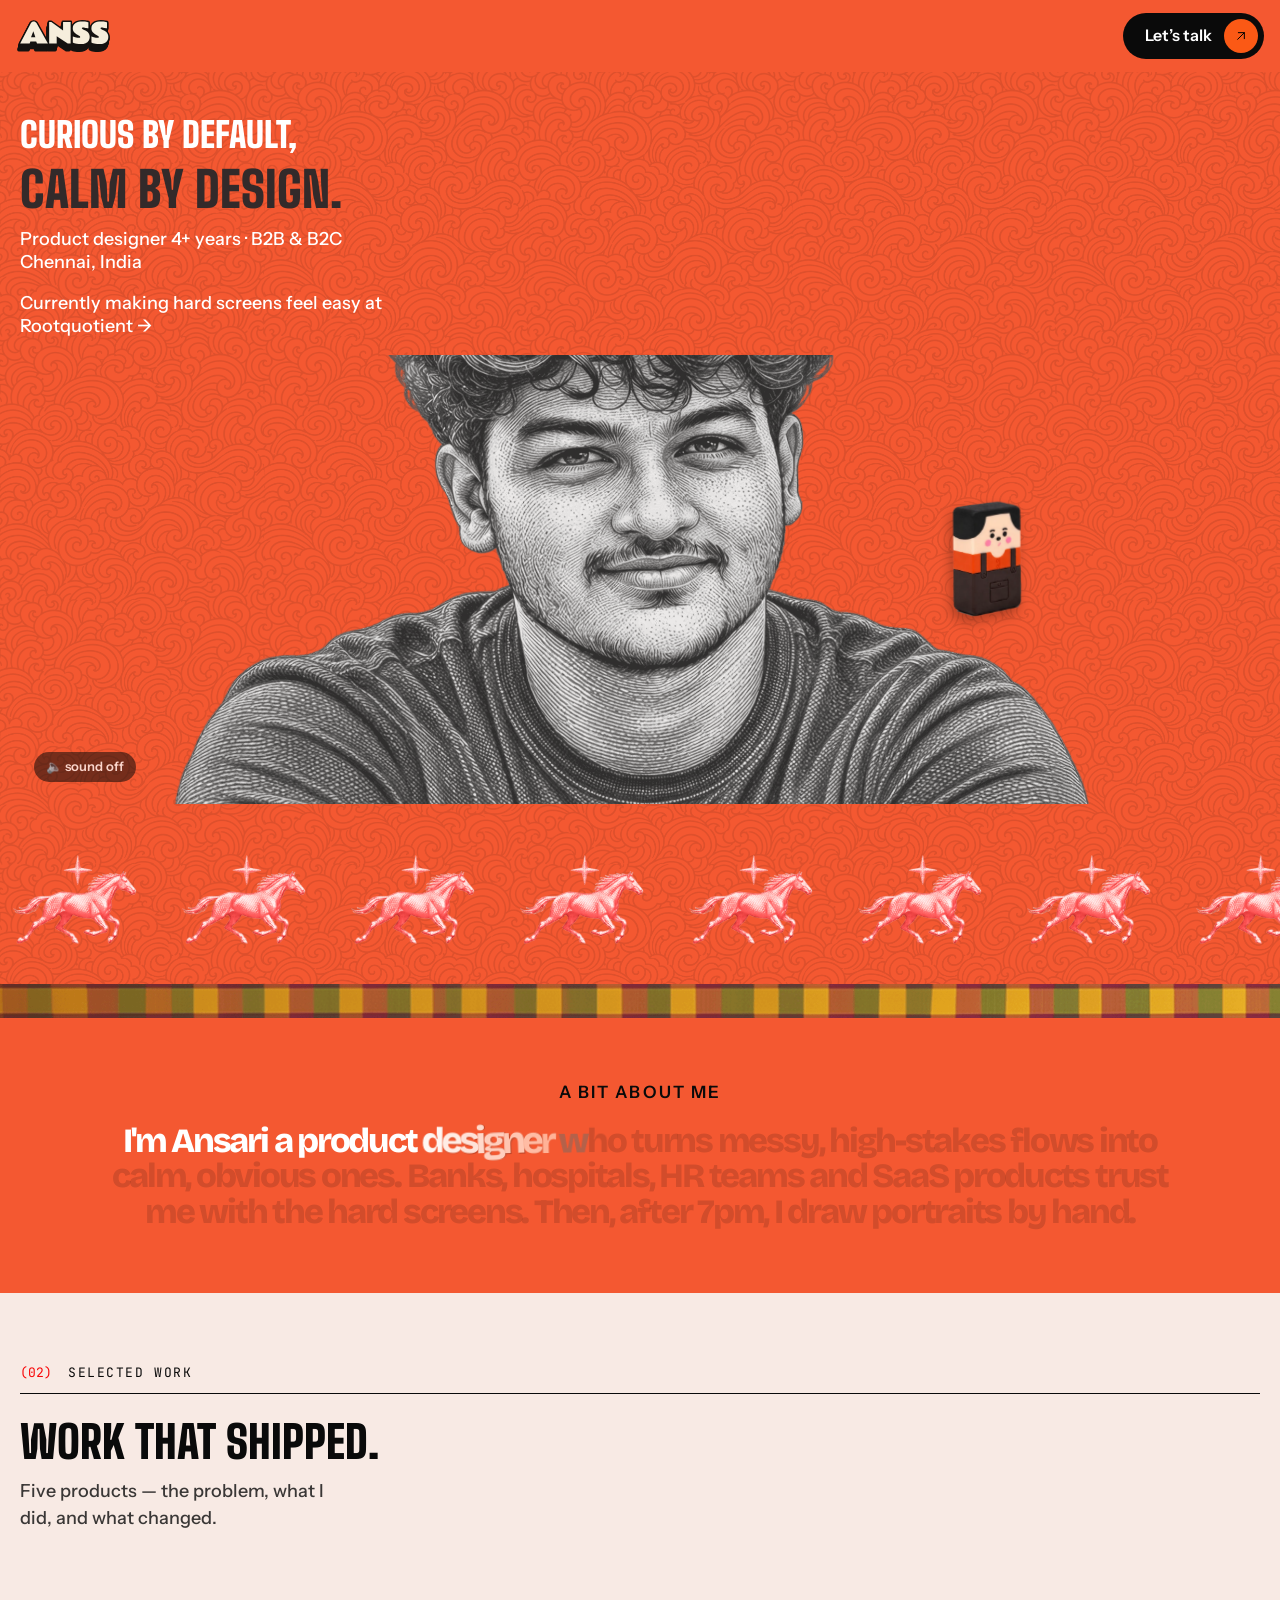
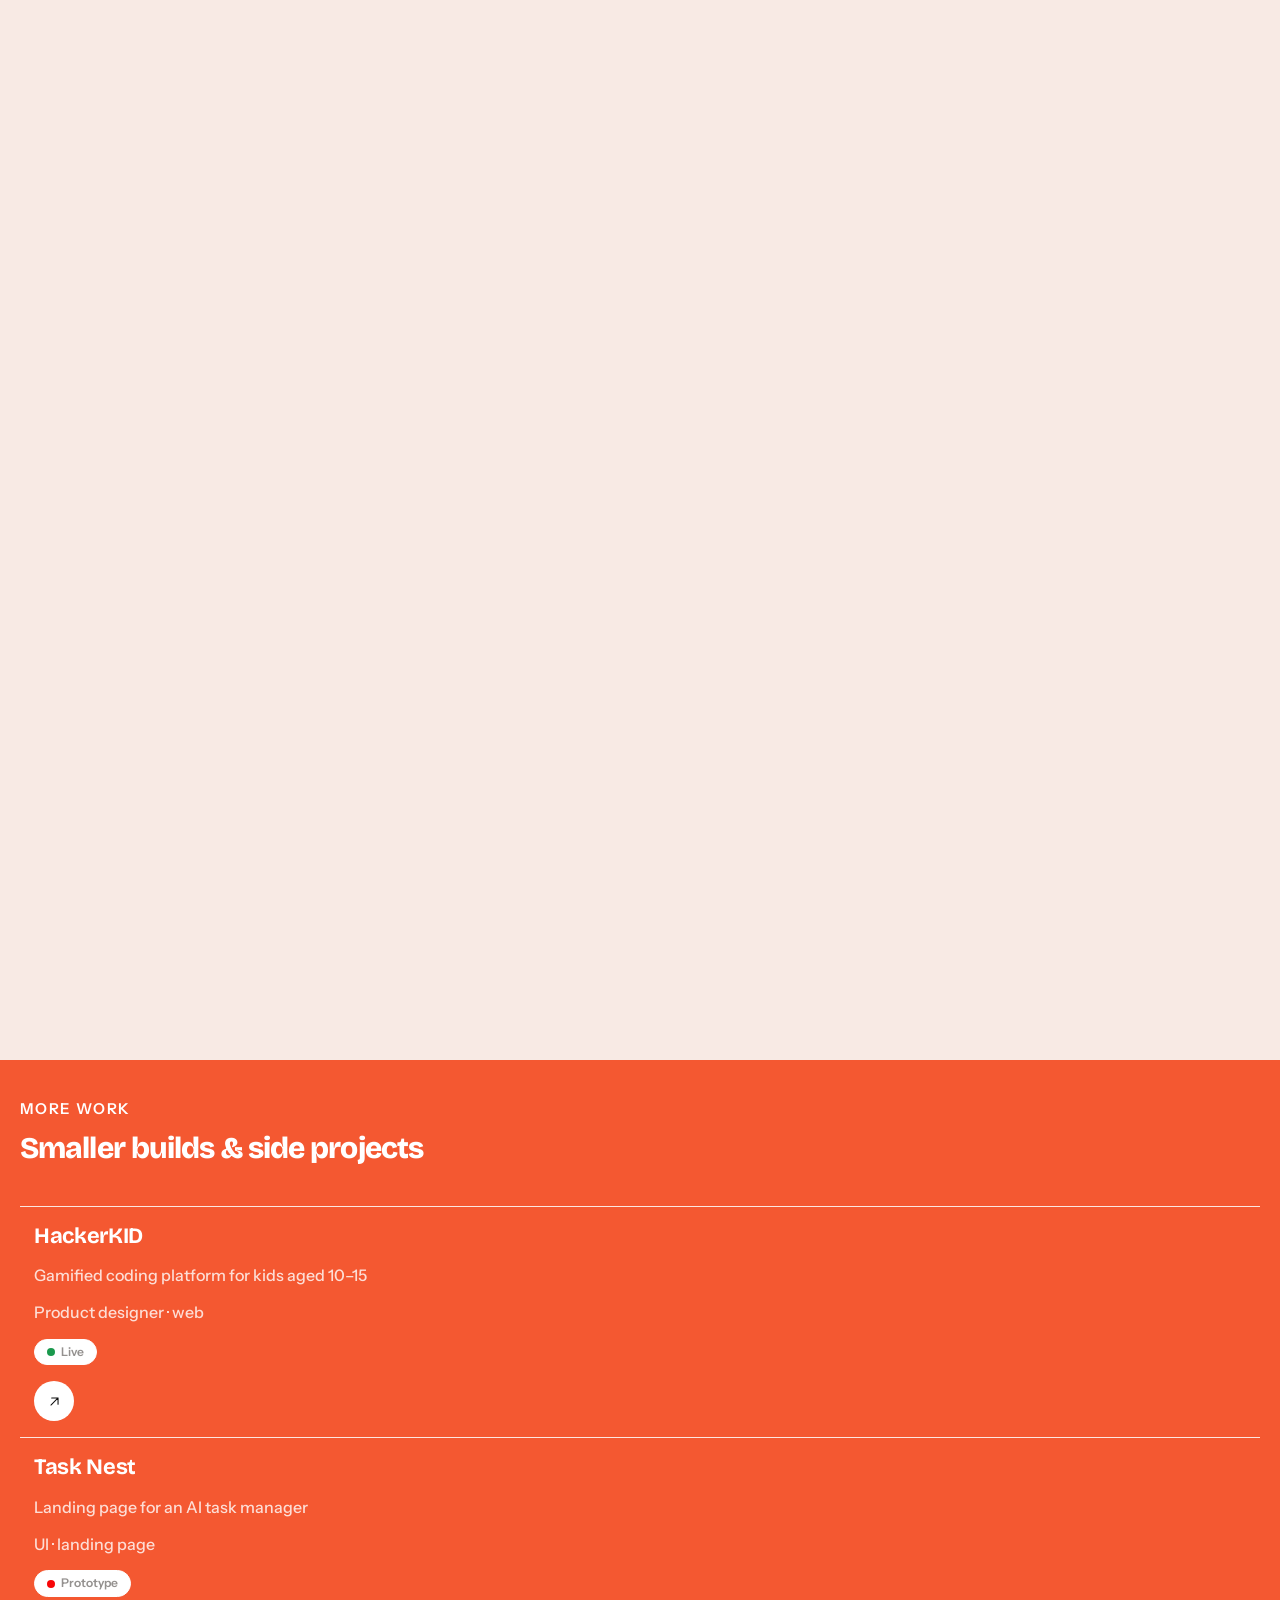
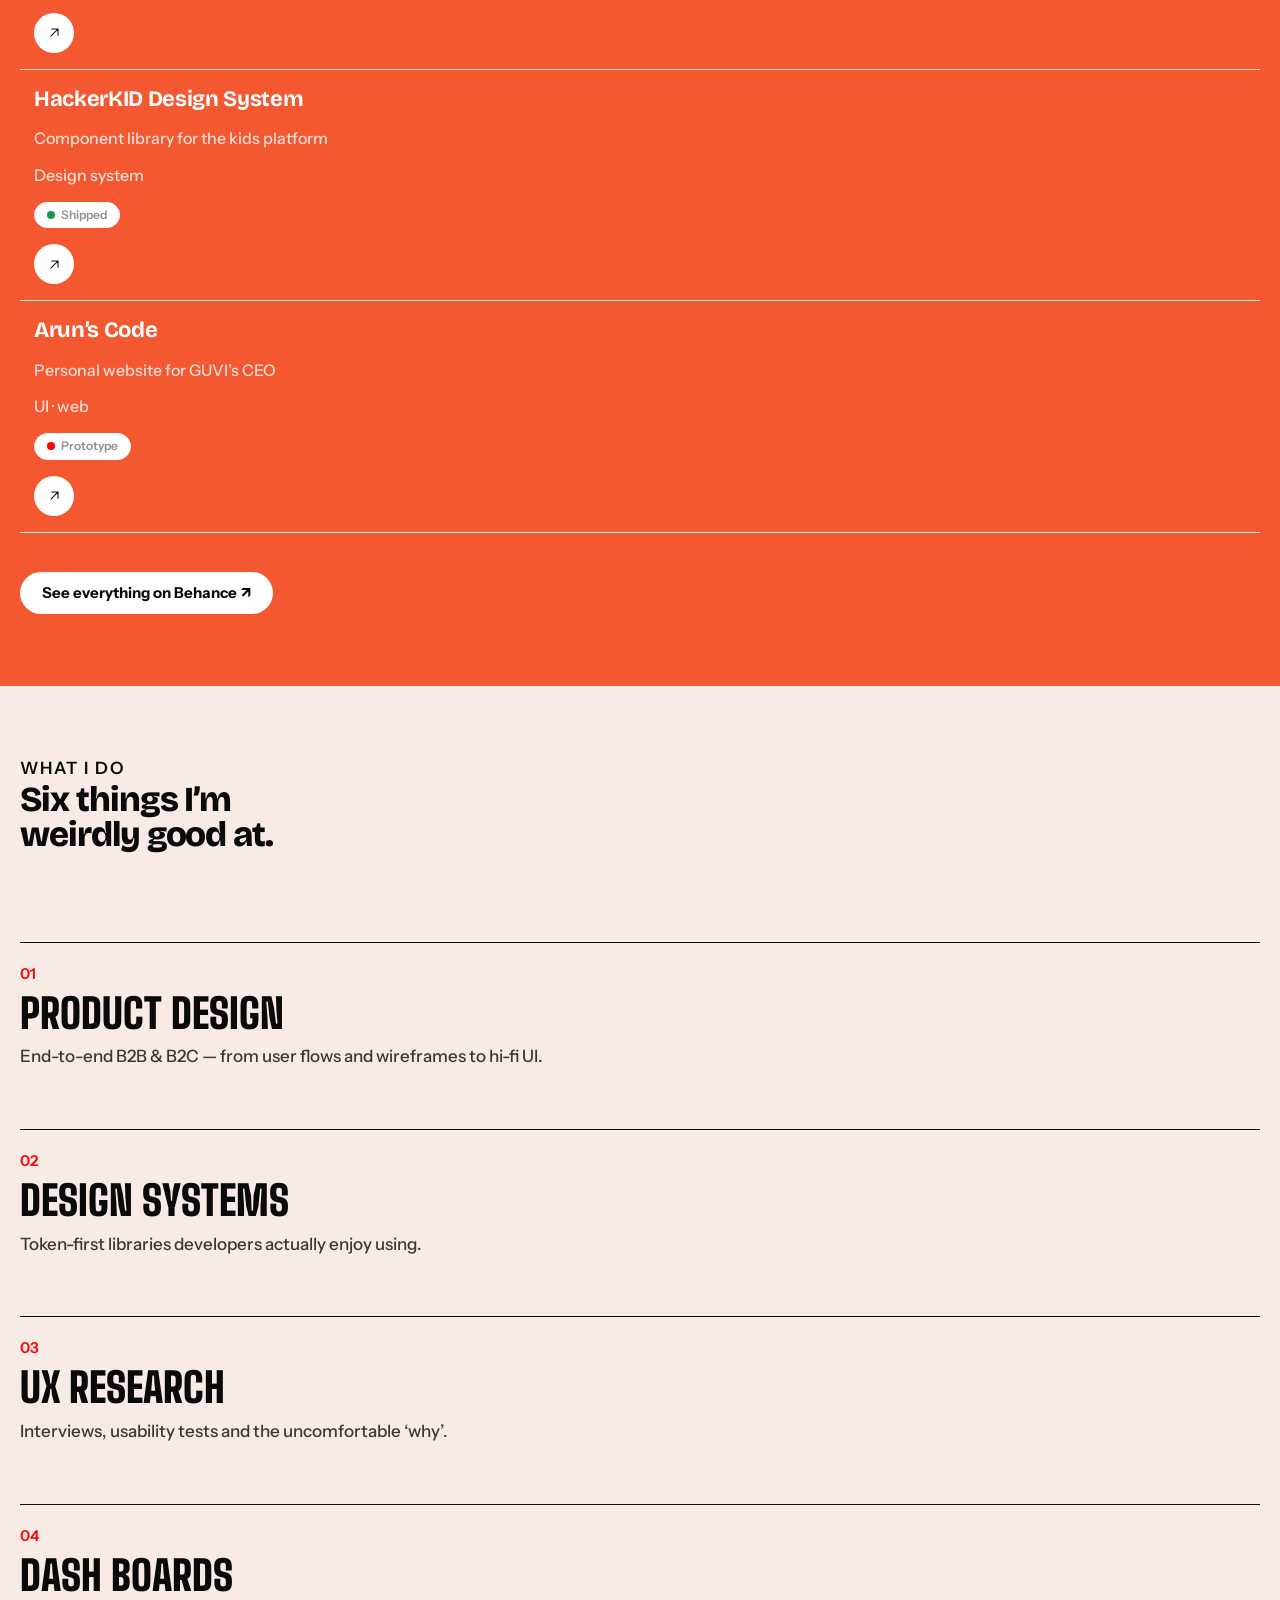
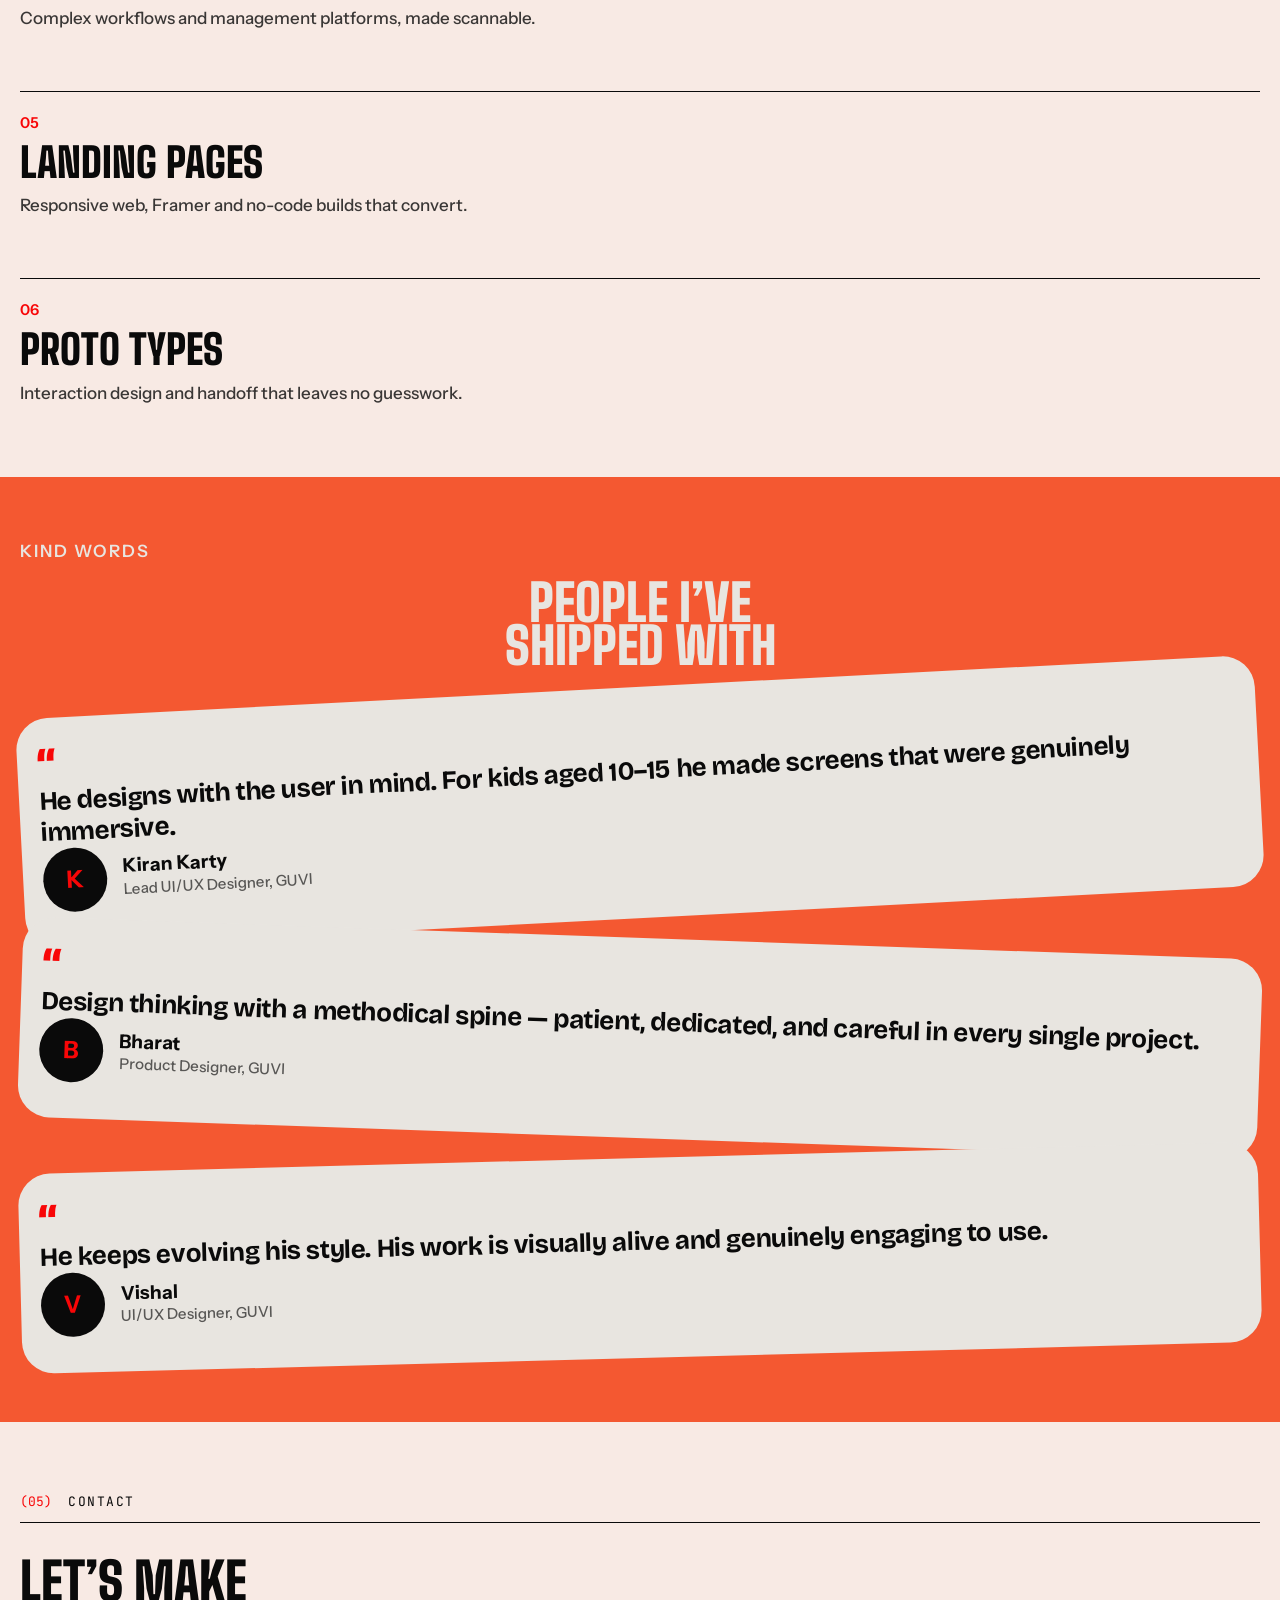
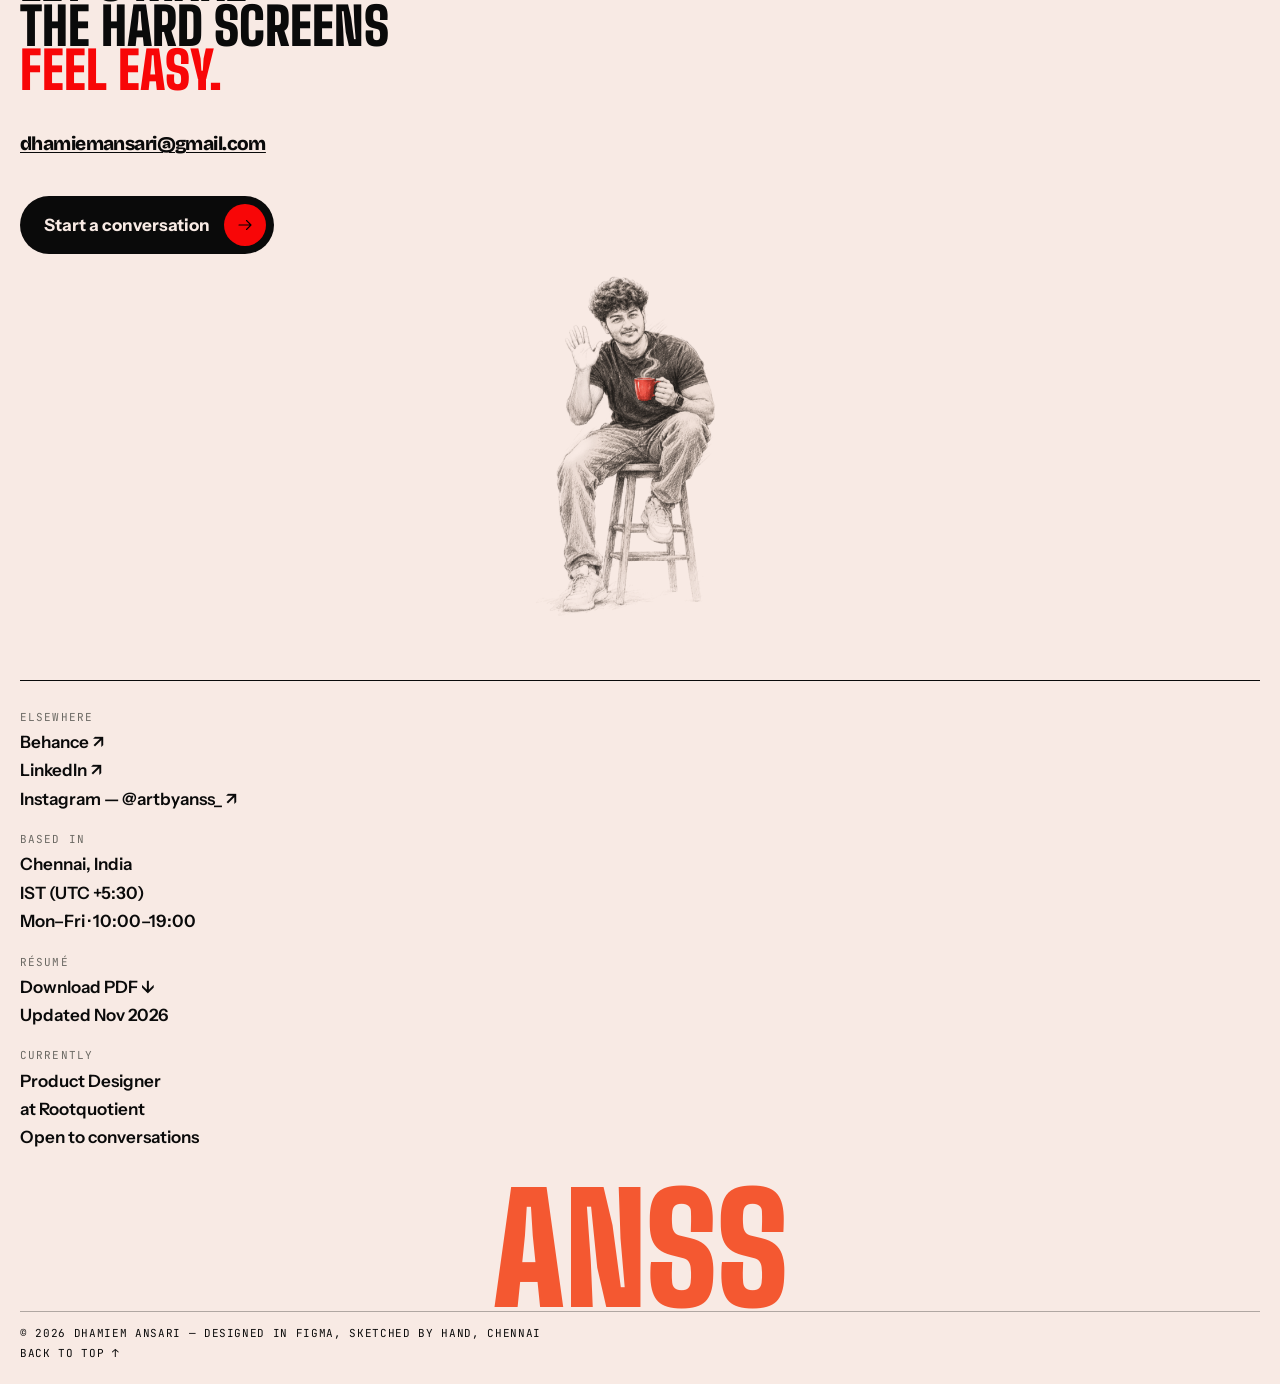
<file: index.html>
<!DOCTYPE html>
<html lang="en">
<head>
  <meta charset="utf-8">
  <meta name="viewport" content="width=device-width, initial-scale=1">
  <title>Dhamiem Ansari — Product Designer in Chennai</title>
  <meta name="description" content="Dhamiem Ansari is a product designer in Chennai with 4+ years turning messy, high-stakes B2B and B2C flows into calm, obvious screens — for banks, healthcare, HR and SaaS.">
  <meta name="theme-color" content="#F45831">

  <link rel="canonical" href="https://dhamiemansari.com/">
  <meta property="og:url" content="https://dhamiemansari.com/">
  <meta property="og:site_name" content="Dhamiem Ansari">
  <meta name="author" content="Dhamiem Ansari">
  <meta property="og:type" content="website">
  <meta property="og:title" content="Dhamiem Ansari — Product Designer in Chennai">
  <meta property="og:description" content="Dhamiem Ansari is a product designer in Chennai with 4+ years turning messy, high-stakes B2B and B2C flows into calm, obvious screens — for banks, healthcare, HR and SaaS.">
  <meta property="og:image" content="https://dhamiemansari.com/assets/img/NArjonOzEowqveGixobbCnYiuLc.png">
  <meta name="twitter:card" content="summary_large_image">

  <link rel="icon" type="image/svg+xml" href="/assets/img/dMT9slzYS0A83HWiABIukZHcNY.svg">
  <link rel="apple-touch-icon" href="/assets/img/dMT9slzYS0A83HWiABIukZHcNY.svg">

  <link rel="preconnect" href="https://fonts.googleapis.com">
  <link rel="preconnect" href="https://fonts.gstatic.com" crossorigin>
  <!-- One stylesheet per family so a missing family never breaks the others -->
  <link rel="stylesheet" href="https://fonts.googleapis.com/css2?family=Big+Shoulders:wght@900&display=swap">
  <link rel="stylesheet" href="https://fonts.googleapis.com/css2?family=Big+Shoulders+Display:wght@900&display=swap">
  <link rel="stylesheet" href="https://fonts.googleapis.com/css2?family=Bricolage+Grotesque:opsz,wght@12..96,700..800&display=swap">
  <link rel="stylesheet" href="https://fonts.googleapis.com/css2?family=Instrument+Sans:wght@500;600;700&display=swap">
  <link rel="stylesheet" href="https://fonts.googleapis.com/css2?family=JetBrains+Mono:wght@400&display=swap">
  <link rel="stylesheet" href="https://fonts.googleapis.com/css2?family=Gochi+Hand&display=swap">

  <link rel="preload" as="image" href="/assets/img/sGFsP6tSRiR3FgPd1iBp4Zjryus.png">
  <link rel="stylesheet" href="/css/site.css?v=86e78a92">
  <link rel="stylesheet" href="/css/home.css?v=7d386853">
  <script type="application/ld+json">{"@context": "https://schema.org", "@graph": [{"@type": "Person", "@id": "https://dhamiemansari.com/#person", "name": "Dhamiem Ansari", "alternateName": ["Ansari", "ANSS"], "jobTitle": "Product Designer", "url": "https://dhamiemansari.com/", "image": "https://dhamiemansari.com/assets/img/NArjonOzEowqveGixobbCnYiuLc.png", "worksFor": {"@type": "Organization", "name": "Rootquotient"}, "address": {"@type": "PostalAddress", "addressLocality": "Chennai", "addressCountry": "IN"}, "knowsAbout": ["Product design", "UX design", "UI design", "Design systems", "UX research"], "sameAs": ["https://www.linkedin.com/in/dhamiem-ansari/", "https://www.behance.net/anzz", "https://www.instagram.com/artbyanss_/"]}, {"@type": "WebSite", "@id": "https://dhamiemansari.com/#website", "url": "https://dhamiemansari.com/", "name": "Dhamiem Ansari — Product Designer", "publisher": {"@id": "https://dhamiemansari.com/#person"}, "inLanguage": "en"}]}</script>
</head>
<body>

<svg width="0" height="0" style="position:absolute" aria-hidden="true">
  <symbol id="i-arrow-ur" viewBox="0 0 24 24"><path d="M7 17 17 7M8 7h9v9"/></symbol>
  <symbol id="i-arrow-r" viewBox="0 0 24 24"><path d="M4 12h16M14 6l6 6-6 6"/></symbol>
</svg>

<!-- ============ Navigation ============ -->
<nav class="nav" aria-label="Main">
  <div class="nav__links">
    <a class="pill" href="/#work">Work</a>
    <a class="pill" href="/about">About</a>
    <a class="pill" href="/resume.pdf" target="_blank" rel="noopener">Résumé ↓</a>
  </div>
  <a class="nav__logo" href="/" aria-label="ANSS — home"><img src="/assets/logo.svg" alt="ANSS" width="784" height="267"></a>
  <div class="nav__right">
    <p class="nav__hours">Mon–Fri<br>10:00 – 19:00 IST</p>
    <a class="talk" href="mailto:dhamiemansari@gmail.com">Let’s talk
      <span class="talk__arrow"><svg class="icon"><use href="#i-arrow-ur"/></svg></span>
    </a>
  </div>
</nav>

<main>
  <!-- ============ Hero ============ -->
  <header class="hero">
    <div class="hero__swirl" style="--swirl:url('/assets/img/7ehRA2Gz63JG1YM7lRhOSmz09eA.png')"></div>

    <div class="hero__horses" aria-hidden="true">
      <div class="ticker ticker--right">
        <!-- 2 × 12 horses for a seamless loop -->
        <img src="/assets/img/L6JTOxpozv4JSasQjt32sL1dKa4.png" alt=""><img src="/assets/img/L6JTOxpozv4JSasQjt32sL1dKa4.png" alt=""><img src="/assets/img/L6JTOxpozv4JSasQjt32sL1dKa4.png" alt=""><img src="/assets/img/L6JTOxpozv4JSasQjt32sL1dKa4.png" alt=""><img src="/assets/img/L6JTOxpozv4JSasQjt32sL1dKa4.png" alt=""><img src="/assets/img/L6JTOxpozv4JSasQjt32sL1dKa4.png" alt=""><img src="/assets/img/L6JTOxpozv4JSasQjt32sL1dKa4.png" alt=""><img src="/assets/img/L6JTOxpozv4JSasQjt32sL1dKa4.png" alt=""><img src="/assets/img/L6JTOxpozv4JSasQjt32sL1dKa4.png" alt=""><img src="/assets/img/L6JTOxpozv4JSasQjt32sL1dKa4.png" alt=""><img src="/assets/img/L6JTOxpozv4JSasQjt32sL1dKa4.png" alt=""><img src="/assets/img/L6JTOxpozv4JSasQjt32sL1dKa4.png" alt="">
        <img src="/assets/img/L6JTOxpozv4JSasQjt32sL1dKa4.png" alt=""><img src="/assets/img/L6JTOxpozv4JSasQjt32sL1dKa4.png" alt=""><img src="/assets/img/L6JTOxpozv4JSasQjt32sL1dKa4.png" alt=""><img src="/assets/img/L6JTOxpozv4JSasQjt32sL1dKa4.png" alt=""><img src="/assets/img/L6JTOxpozv4JSasQjt32sL1dKa4.png" alt=""><img src="/assets/img/L6JTOxpozv4JSasQjt32sL1dKa4.png" alt=""><img src="/assets/img/L6JTOxpozv4JSasQjt32sL1dKa4.png" alt=""><img src="/assets/img/L6JTOxpozv4JSasQjt32sL1dKa4.png" alt=""><img src="/assets/img/L6JTOxpozv4JSasQjt32sL1dKa4.png" alt=""><img src="/assets/img/L6JTOxpozv4JSasQjt32sL1dKa4.png" alt=""><img src="/assets/img/L6JTOxpozv4JSasQjt32sL1dKa4.png" alt=""><img src="/assets/img/L6JTOxpozv4JSasQjt32sL1dKa4.png" alt="">
      </div>
    </div>

    <div class="hero__inner">
      <h1 class="sr-only">Dhamiem Ansari — product designer in Chennai. Curious by default, calm by design.</h1>
      <p class="hero__l1" aria-hidden="true">Curious by default,</p>
      <p class="hero__l2" aria-hidden="true">Calm by design.</p>
      <p class="hero__note" aria-hidden="true">that’s me →<br>(scratch the photo —<br>there’s a sketch underneath)</p>
      <p class="hero__meta hero__meta--l">Product designer<br class="d"> 4+ years · B2B &amp; B2C<br>Chennai, India</p>
      <p class="hero__meta hero__meta--r">Currently making hard<br class="d"> screens feel easy at<br>Rootquotient →</p>
      <div class="hero__portrait reveal"
           data-base="/assets/img/sGFsP6tSRiR3FgPd1iBp4Zjryus.png"
           data-reveal="/assets/img/xkuZmBIQe9WezTQ69YUP7DEJww.png"
           data-brush="260" data-softness="0.55" data-heal="0.008"
           data-eraser="/assets/img/eraser/eraser-{n}.webp" data-eraser-brush="190">
        <img src="/assets/img/sGFsP6tSRiR3FgPd1iBp4Zjryus.png" alt="Pencil-engraving portrait of Dhamiem Ansari" width="2324" height="1754" fetchpriority="high">
        <canvas aria-hidden="true"></canvas>
      </div>
    </div>
  </header>

  <div class="strip" role="presentation" style="--strip:url('/assets/img/eU88danb1Dc8LUNHE2z3mUsytUY.png')"></div>

  <!-- ============ About (pinned) ============ -->
  <div class="about-pin">
    <section class="about" id="about" aria-labelledby="about-label">
      <div class="about__inner">
        <h2 class="about__label" id="about-label">A BIT ABOUT ME</h2>
        <p class="scroll-fill" data-unread="rgba(10,10,10,0.14)" data-lead="#FFB094" data-band="10" data-scale="1.12" data-rotate="2.6"><span data-color="#FFFFFF">I'm Ansari a product designer who turns messy, high-stakes flows into calm, obvious ones. </span><span data-color="#292929">Banks, hospitals, HR teams and SaaS products</span><span data-color="#FFFFFF"> trust me with the hard screens. Then, after 7pm, I draw portraits by hand.</span></p>
        <span class="sticker sticker--white"   style="top:120px;left:1150px;--r:6deg">Pixel pedant</span>
        <span class="sticker sticker--ink"     style="top:300px;left:32px;--r:-5deg">Fluent in Figma</span>
        <span class="sticker sticker--outline" style="top:690px;left:1170px;--r:4deg">Asks “why?” a lot</span>
        <span class="sticker sticker--ink"     style="top:800px;left:560px;--r:-3deg">Portrait artist after hours</span>
      </div>
    </section>
  </div>

  <!-- ============ Selected work ============ -->
  <section class="work" id="work" aria-labelledby="work-title">
    <div class="work__header">
      <div class="label-row"><span class="label-row__n">(02)</span><span class="label-row__t">SELECTED WORK</span></div>
      <div class="work__title-row">
        <h2 class="work__title" id="work-title">Work that shipped.</h2>
        <p class="work__intro">Five products — the problem, what I did, and what changed.</p>
      </div>
    </div>

    <article class="case" data-appear>
      <div class="case__text">
        <div class="case__copy">
          <p class="case__client">01 · PRIVATE INDIAN BANK · NDA</p>
          <h3 class="case__headline">A business loan without the phone call — live in one month</h3>
          <p class="case__desc">End-to-end mobile and desktop onboarding for a private Indian bank. I owned it solo, from flows to handoff.</p>
        </div>
        <div class="case__foot">
          <p class="case__meta">Sole designer  ·  Mobile + desktop  ·  1 month  ·  Live</p>
          <a class="btn-dark" href="/business-loan">Read case study</a>
        </div>
      </div>
      <div class="case__media"><img class="case__img" src="/assets/img/8kx4IY2zTwqDiaZz1KoJMeVDTY.png" alt="Business loan onboarding screens" loading="lazy" width="1096" height="690"></div>
    </article>

    <article class="case" data-appear>
      <div class="case__text">
        <div class="case__copy">
          <p class="case__client">02 · STUDENT HOUSING · KENYA</p>
          <h3 class="case__headline">Rent, power and repairs — one resident app</h3>
          <p class="case__desc">Nyumba: pay rent over M-Pesa, top up prepaid electricity, raise repair tickets and invite guests — on mobile and web.</p>
        </div>
        <div class="case__foot">
          <p class="case__meta">Sole designer  ·  Mobile + web  ·  ~2 months  ·  Live</p>
          <a class="btn-dark" href="/nyumba">Read case study</a>
        </div>
      </div>
      <div class="case__media"><img class="case__img" src="/assets/img/B3vNGQRBDXPympD0fcSftkzmi40.png" alt="Nyumba resident app" loading="lazy" width="1600" height="1000"></div>
    </article>

    <article class="case" data-appear>
      <div class="case__text">
        <div class="case__copy">
          <p class="case__client">03 · INDIAN ENTERPRISE CLIENT · NDA</p>
          <h3 class="case__headline">A design system for six HR modules, built in five days</h3>
          <p class="case__desc">Theme and tokens first, then components — sped up with Claude and Figma agents. Now used in design and code.</p>
        </div>
        <div class="case__foot">
          <p class="case__meta">Built v1 solo  ·  Web  ·  4–5 days  ·  In use</p>
          <a class="btn-dark" href="/hrms-design-system">Read case study</a>
        </div>
      </div>
      <div class="case__media"><img class="case__img" src="/assets/img/DA7KSZBJh48EEcw9dalowUhneM.png" alt="HRMS design system" loading="lazy" width="1440" height="842"></div>
    </article>

    <article class="case" data-appear>
      <div class="case__text">
        <div class="case__copy">
          <p class="case__client">04 · SIDE PRODUCT · FASHION</p>
          <h3 class="case__headline">Try it on at home before you buy — SvelteGo</h3>
          <p class="case__desc">A mobile-first fashion app with curated outfits from personal stylists, so shopping online stops being a guess.</p>
        </div>
        <div class="case__foot">
          <p class="case__meta">Solo · Research to UI &amp; brand  ·  iOS + Android  ·  Concept</p>
          <a class="btn-dark" href="/sveltego">Read case study</a>
        </div>
      </div>
      <div class="case__media"><img class="case__img" src="/assets/img/NlYQaeN406FKseEBHBEQLFRps.png" alt="SvelteGo fashion app" loading="lazy" width="3288" height="2070"></div>
    </article>

    <article class="case" data-appear>
      <div class="case__text">
        <div class="case__copy">
          <p class="case__client">05 · PREVENTIVE HEALTH · INDIA</p>
          <h3 class="case__headline">Turning a wellness quiz into a daily habit — Sukha</h3>
          <p class="case__desc">A preventive-health app that turns nine life pillars into one score, a guided plan and a shop that fits your results.</p>
        </div>
        <div class="case__foot">
          <p class="case__meta">Lead product designer · iOS + Android + 3 web portals · Shipped</p>
          <a class="btn-dark" href="/sukha">Read case study</a>
        </div>
      </div>
      <div class="case__media"><img class="case__img" src="/assets/img/gfHNLXcEAgj7n9sKJBG8QTvTpQk.jpg" alt="Sukha wellness app" loading="lazy" width="1440" height="990"></div>
    </article>
  </section>

  <!-- ============ More work ============ -->
  <section class="more" aria-labelledby="more-title">
    <div class="more__header">
      <p class="more__label">MORE WORK</p>
      <h2 class="more__title" id="more-title">Smaller builds &amp; side projects</h2>
    </div>
    <div class="more__head" aria-hidden="true"><span>PROJECT</span><span>WHAT IT IS</span><span>MY ROLE</span><span>STATUS</span><span></span></div>

    <a class="row" href="https://www.behance.net/gallery/209009007/Turtle-game-landing-page" target="_blank" rel="noopener">
      <span class="row__name">HackerKID</span>
      <span class="row__what">Gamified coding platform for kids aged 10–15</span>
      <span class="row__role">Product designer · web</span>
      <span class="row__status"><span class="status status--live">Live</span></span>
      <span class="row__arrow"><svg class="icon"><use href="#i-arrow-ur"/></svg></span>
    </a>
    <a class="row" href="https://www.behance.net/gallery/230976683/AI-Task-Manager-Landing-Page-SaaS-Product" target="_blank" rel="noopener">
      <span class="row__name">Task Nest</span>
      <span class="row__what">Landing page for an AI task manager</span>
      <span class="row__role">UI · landing page</span>
      <span class="row__status"><span class="status status--proto">Prototype</span></span>
      <span class="row__arrow"><svg class="icon"><use href="#i-arrow-ur"/></svg></span>
    </a>
    <a class="row" href="https://www.behance.net/gallery/209011427/HackerKID-Design-system" target="_blank" rel="noopener">
      <span class="row__name">HackerKID Design System</span>
      <span class="row__what">Component library for the kids platform</span>
      <span class="row__role">Design system</span>
      <span class="row__status"><span class="status status--live">Shipped</span></span>
      <span class="row__arrow"><svg class="icon"><use href="#i-arrow-ur"/></svg></span>
    </a>
    <a class="row" href="https://www.behance.net/gallery/209005877/Personal-Website-for-GUVI-CEO-Mr-Arun-Prakash" target="_blank" rel="noopener">
      <span class="row__name">Arun’s Code</span>
      <span class="row__what">Personal website for GUVI’s CEO</span>
      <span class="row__role">UI · web</span>
      <span class="row__status"><span class="status status--proto">Prototype</span></span>
      <span class="row__arrow"><svg class="icon"><use href="#i-arrow-ur"/></svg></span>
    </a>
    <div class="more__end"></div>
    <div><a class="btn-white" href="https://www.behance.net/anzz" target="_blank" rel="noopener">See everything on Behance  ↗</a></div>
  </section>

  <!-- ============ What I do ============ -->
  <section class="services" id="services" aria-labelledby="services-title">
    <div class="services__header">
      <p class="services__label">WHAT I DO</p>
      <h2 class="services__title" id="services-title">Six things I’m<br>weirdly good at.</h2>
    </div>
    <div class="services__grid">
      <div class="service"><span class="service__n">01</span><h3 class="service__t">Product<br> design</h3><p class="service__d">End-to-end B2B &amp; B2C — from user flows and wireframes to hi-fi UI.</p></div>
      <div class="service"><span class="service__n">02</span><h3 class="service__t">Design<br> systems</h3><p class="service__d">Token-first libraries developers actually enjoy using.</p></div>
      <div class="service"><span class="service__n">03</span><h3 class="service__t">UX<br> research</h3><p class="service__d">Interviews, usability tests and the uncomfortable ‘why’.</p></div>
      <div class="service"><span class="service__n">04</span><h3 class="service__t">Dash<br> boards</h3><p class="service__d">Complex workflows and management platforms, made scannable.</p></div>
      <div class="service"><span class="service__n">05</span><h3 class="service__t">Landing<br> pages</h3><p class="service__d">Responsive web, Framer and no-code builds that convert.</p></div>
      <div class="service"><span class="service__n">06</span><h3 class="service__t">Proto<br> types</h3><p class="service__d">Interaction design and handoff that leaves no guesswork.</p></div>
    </div>
  </section>

  <!-- ============ Kind words ============ -->
  <section class="people" aria-labelledby="people-title">
    <div class="people__inner">
      <p class="people__label">KIND WORDS</p>
      <h2 class="people__title" id="people-title">People I’ve<br>shipped with</h2>

      <figure class="quote quote--1" style="--r:-3deg">
        <blockquote><p class="quote__mark" aria-hidden="true">“</p><p class="quote__text">He designs with the user in mind. For kids aged 10–15 he made screens that were genuinely immersive.</p></blockquote>
        <figcaption class="quote__author"><span class="quote__avatar" aria-hidden="true">K</span><span><span class="quote__name" style="display:block">Kiran Karty</span><span class="quote__role">Lead UI/UX Designer, GUVI</span></span></figcaption>
      </figure>
      <figure class="quote quote--2" style="--r:2deg">
        <blockquote><p class="quote__mark" aria-hidden="true">“</p><p class="quote__text">Design thinking with a methodical spine — patient, dedicated, and careful in every single project.</p></blockquote>
        <figcaption class="quote__author"><span class="quote__avatar" aria-hidden="true">B</span><span><span class="quote__name" style="display:block">Bharat</span><span class="quote__role">Product Designer, GUVI</span></span></figcaption>
      </figure>
      <figure class="quote quote--3" style="--r:-1.5deg">
        <blockquote><p class="quote__mark" aria-hidden="true">“</p><p class="quote__text">He keeps evolving his style. His work is visually alive and genuinely engaging to use.</p></blockquote>
        <figcaption class="quote__author"><span class="quote__avatar" aria-hidden="true">V</span><span><span class="quote__name" style="display:block">Vishal</span><span class="quote__role">UI/UX Designer, GUVI</span></span></figcaption>
      </figure>
    </div>
  </section>
</main>

<!-- ============ Footer / Contact ============ -->
<footer class="footer" id="contact">
  <div class="label-row"><span class="label-row__n">(05)</span><span class="label-row__t">CONTACT</span></div>
  <div class="footer__top">
    <div class="footer__message">
      <h2 class="footer__headline">Let’s make<br>the hard screens<br><em>feel easy.</em></h2>
      <a class="footer__email" href="mailto:dhamiemansari@gmail.com">dhamiemansari@gmail.com</a>
      <a class="cta" href="mailto:dhamiemansari@gmail.com">Start a conversation
        <span class="cta__arrow"><svg class="icon"><use href="#i-arrow-r"/></svg></span>
      </a>
    </div>
    <div class="footer__art">
      <img src="/assets/img/RTUVJ7Y61MXbLYpT169H3jozbfE.png" alt="Pencil self-portrait of Dhamiem Ansari holding a coffee" loading="lazy" width="1222" height="1222">
    </div>
  </div>
  <div class="footer__info">
    <dl><dt>ELSEWHERE</dt>
      <dd><a href="https://www.behance.net/anzz" target="_blank" rel="noopener">Behance ↗</a></dd>
      <dd><a href="https://www.linkedin.com/in/dhamiem-ansari/" target="_blank" rel="noopener">LinkedIn ↗</a></dd>
      <dd><a href="https://www.instagram.com/artbyanss_/" target="_blank" rel="noopener">Instagram — @artbyanss_ ↗</a></dd>
    </dl>
    <dl><dt>BASED IN</dt><dd>Chennai, India</dd><dd>IST (UTC +5:30)</dd><dd>Mon–Fri · 10:00–19:00</dd></dl>
    <dl><dt>RÉSUMÉ</dt>
      <dd><a href="/resume.pdf" download="Dhamiem-Ansari-Product-Designer-Resume.pdf" target="_blank" rel="noopener">Download PDF ↓</a></dd>
      <dd>Updated Nov 2026</dd>
    </dl>
    <dl><dt>CURRENTLY</dt><dd>Product Designer</dd><dd>at Rootquotient</dd><dd>Open to conversations</dd></dl>
  </div>
  <a class="footer__wordmark" href="/" aria-label="ANSS — home">ANSS</a>
  <div class="footer__colophon">
    <span>© 2026 Dhamiem Ansari — designed in Figma, sketched by hand, Chennai</span>
    <a href="#" data-top>Back to top ↑</a>
  </div>
</footer>

<script src="/js/site.js?v=55a5012e" defer></script>
<script src="/js/effects.js?v=04586945" defer></script>
<script src="/js/eraser.js?v=7530e85c" defer></script>
</body>
</html>
</file>
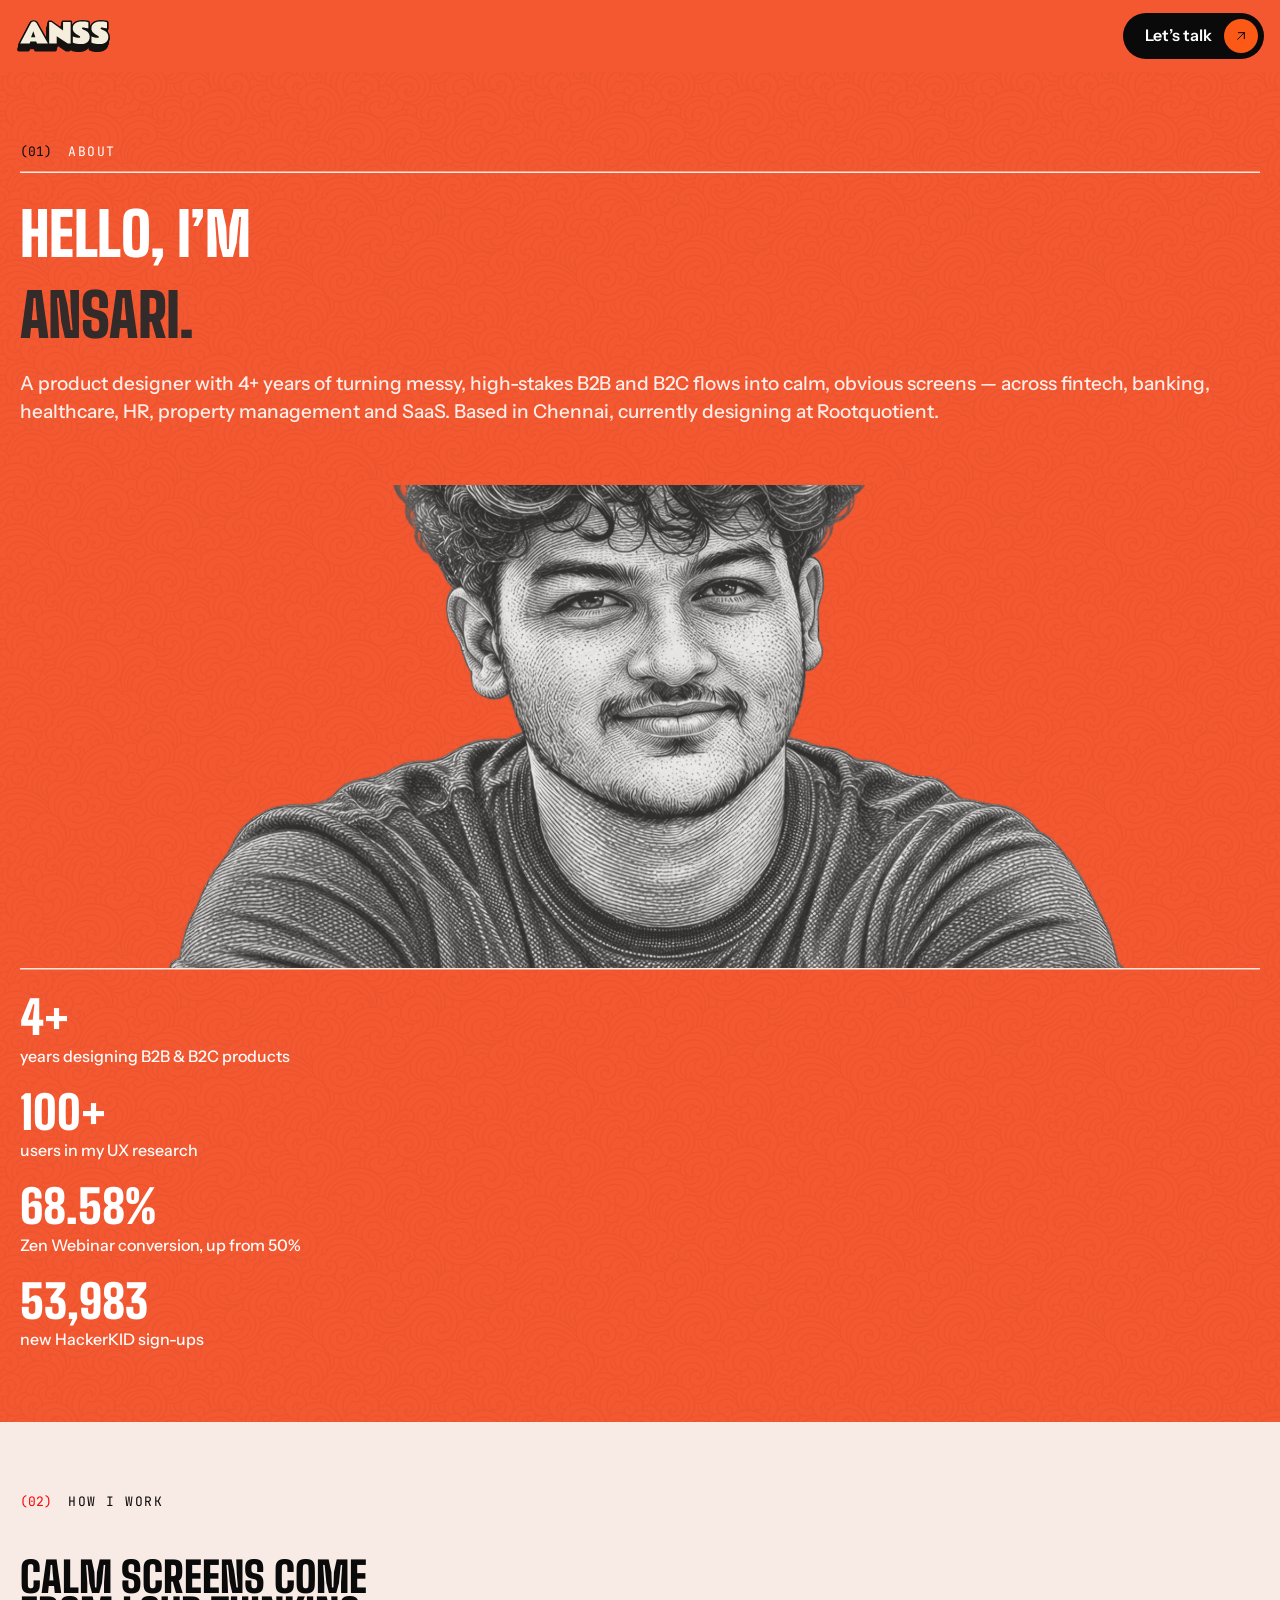
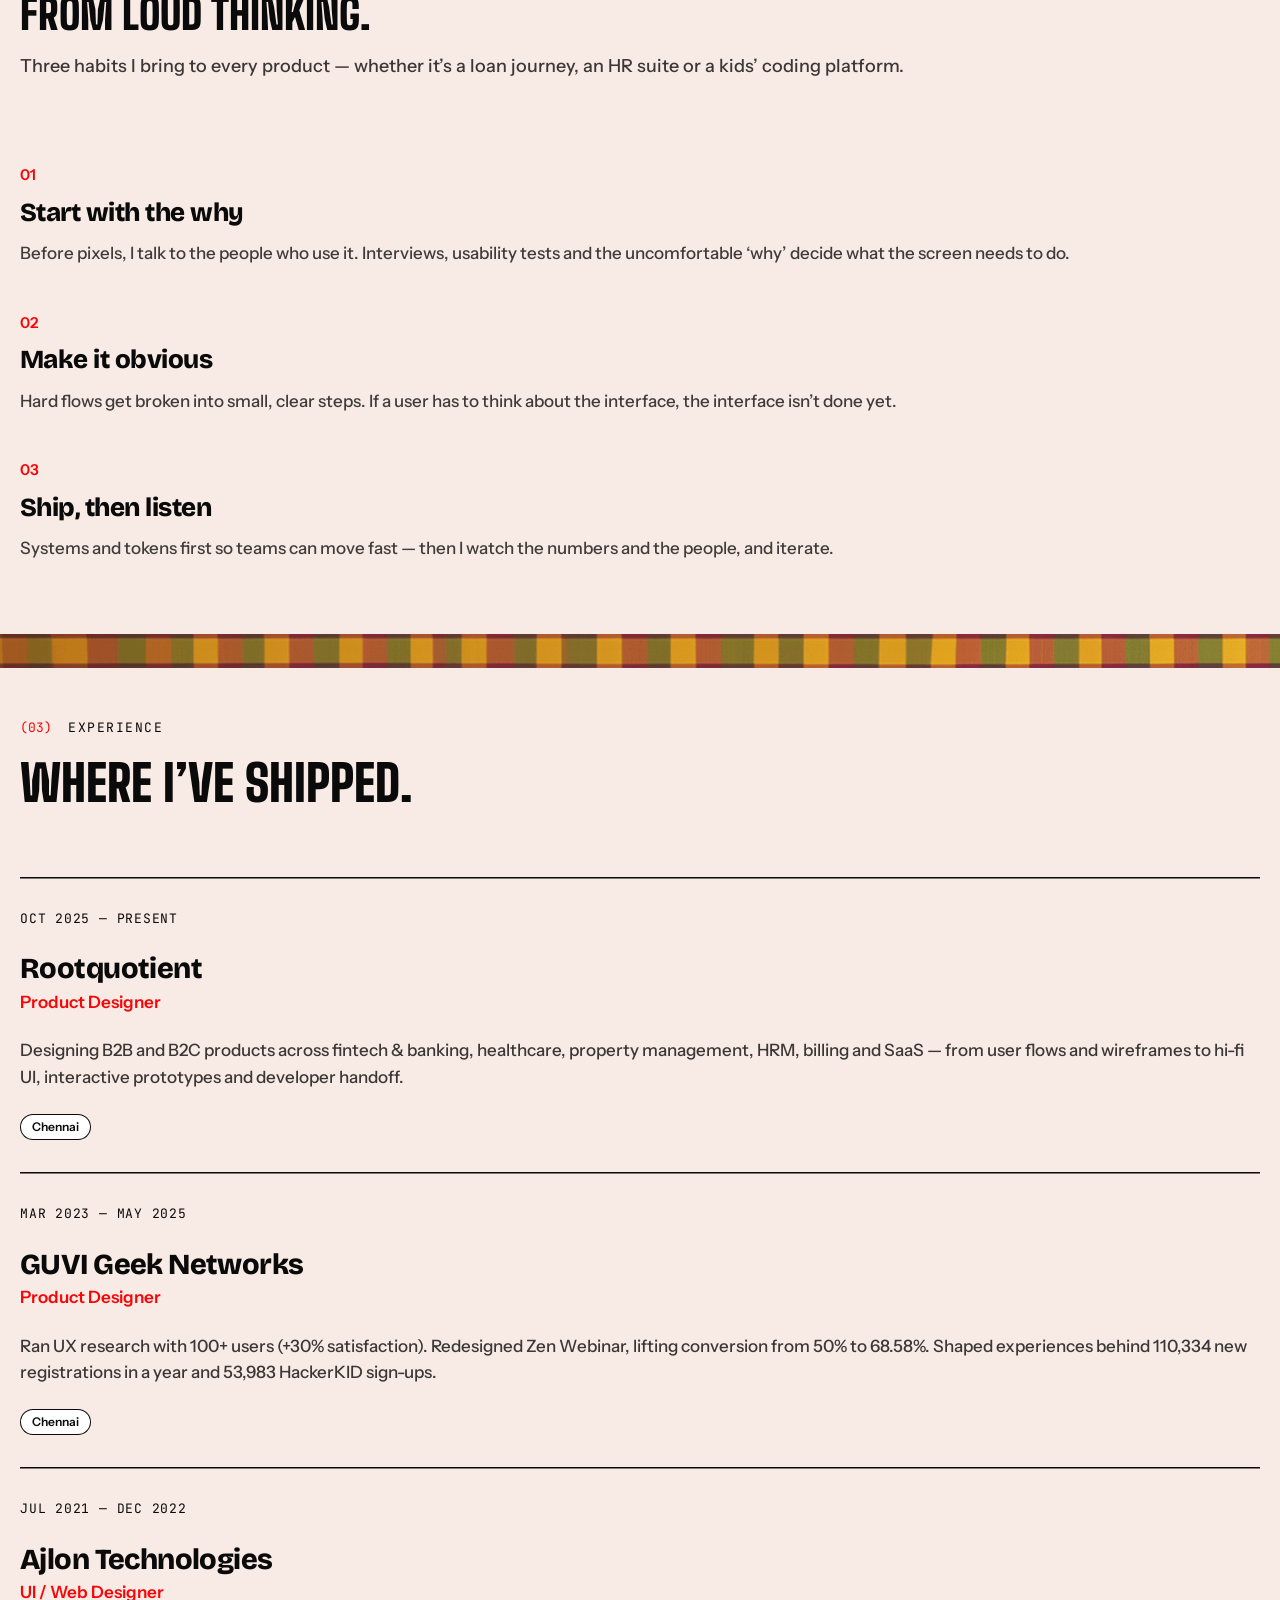
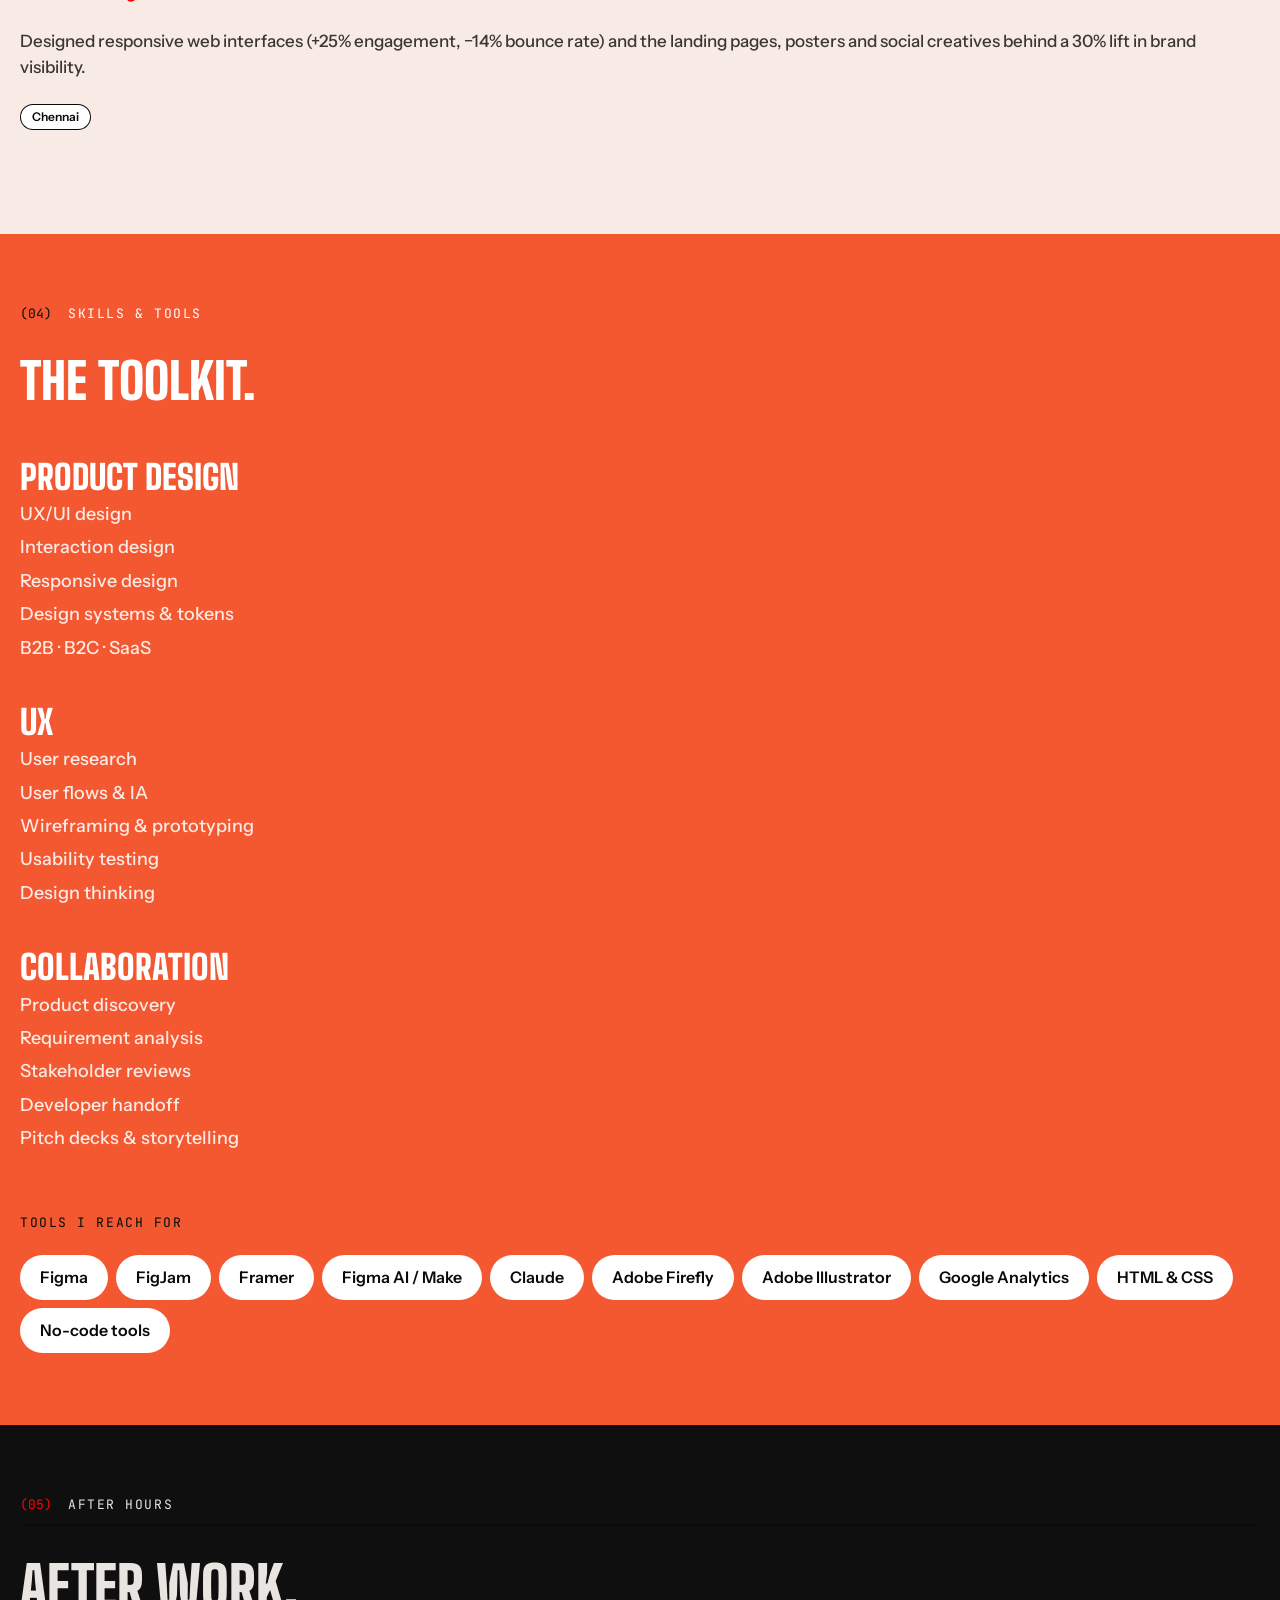
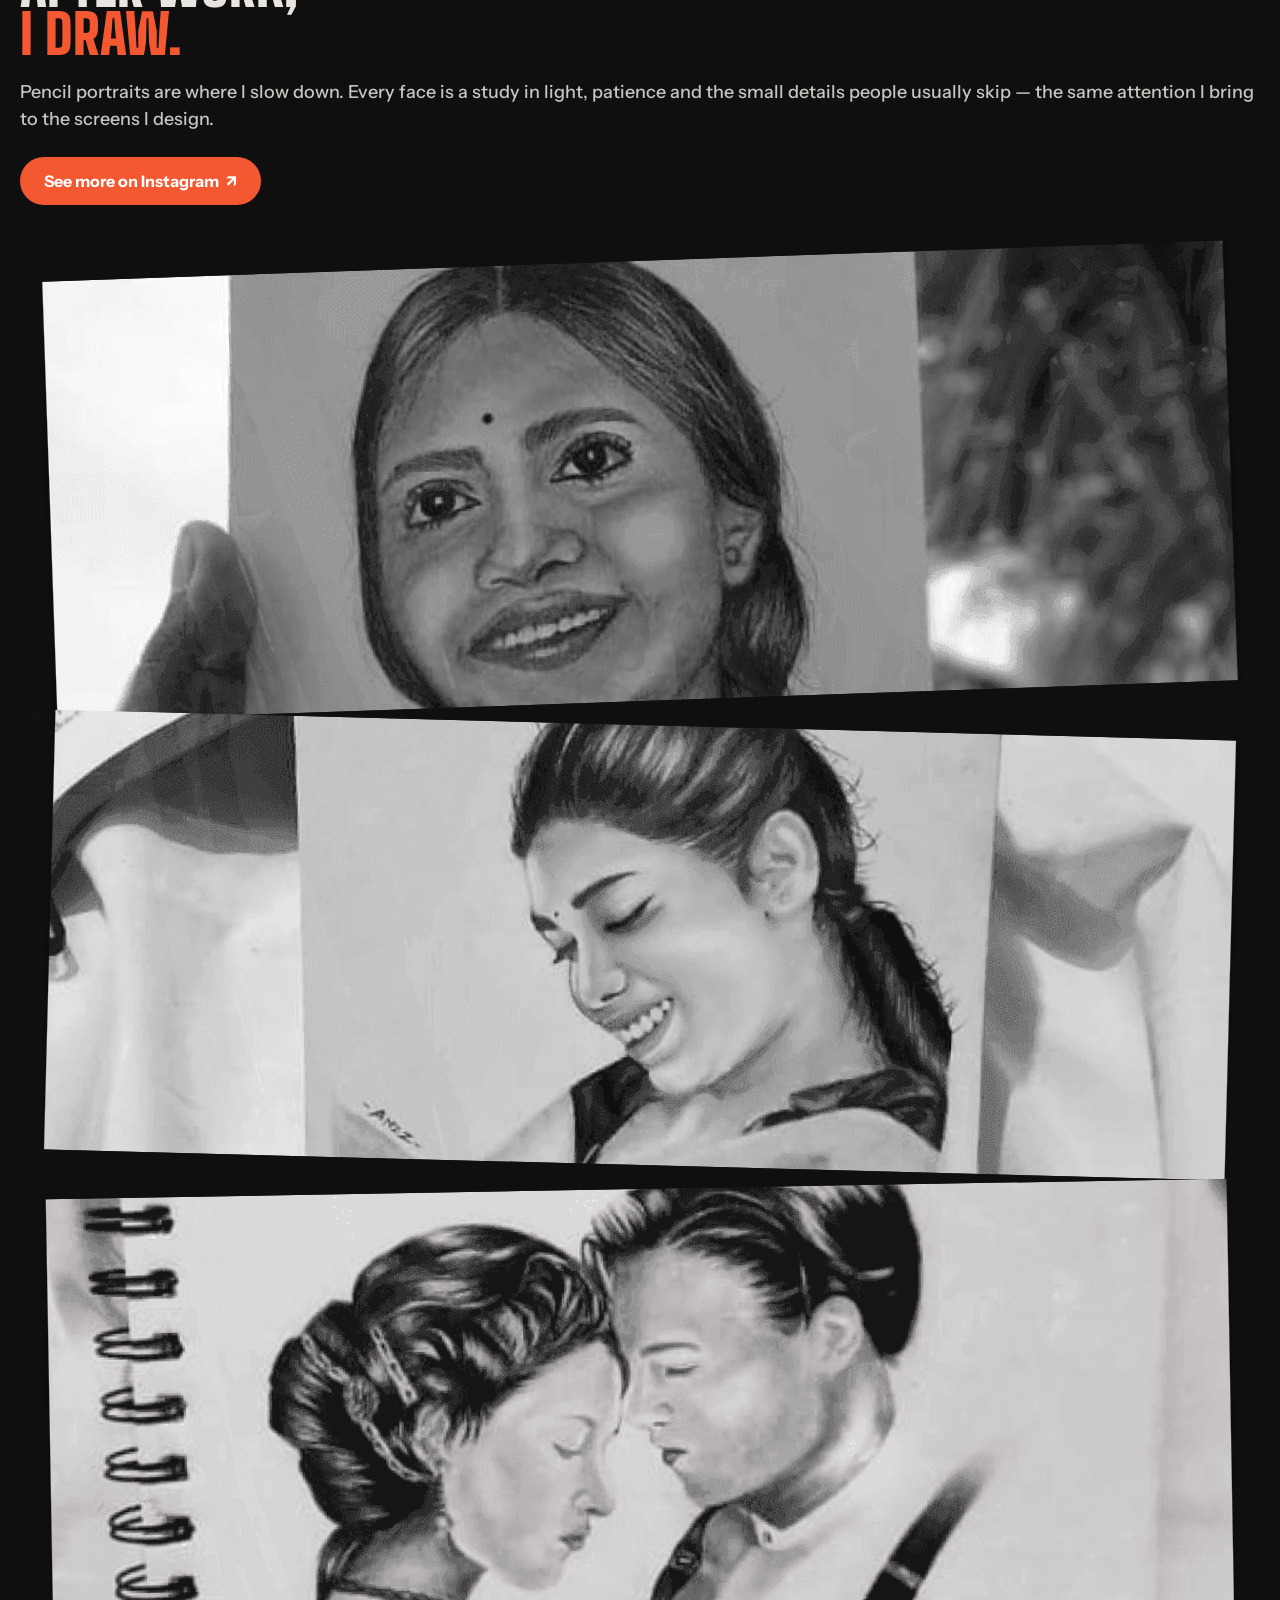
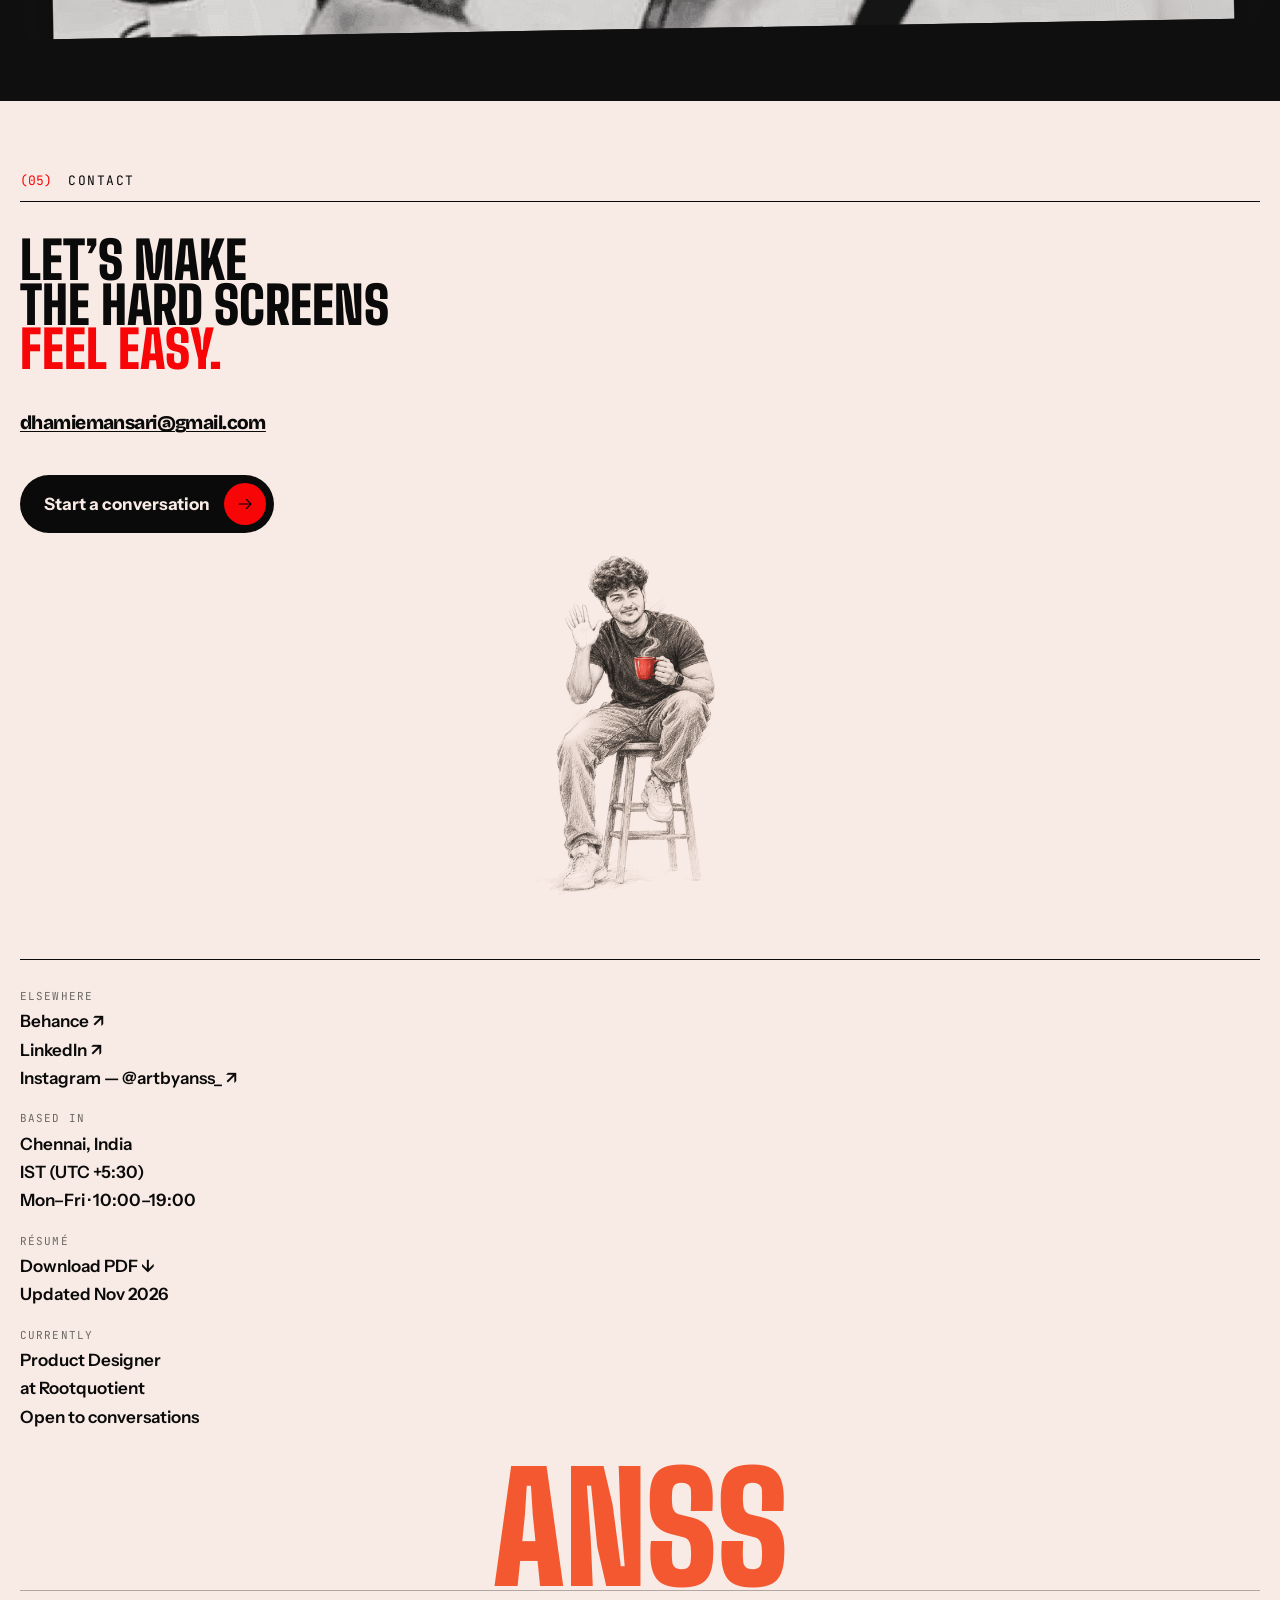
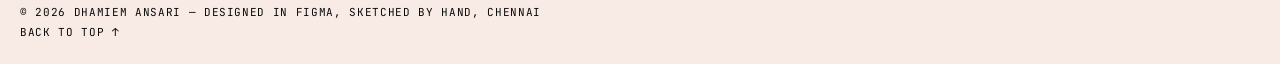
<file: about.html>
<!DOCTYPE html>
<html lang="en">
<head>
  <meta charset="utf-8">
  <meta name="viewport" content="width=device-width, initial-scale=1">
  <title>About Dhamiem Ansari · Product Designer</title>
  <meta name="description" content="Dhamiem Ansari: 4+ years designing B2B and B2C products at Rootquotient, GUVI and Ajlon — how I work, my toolkit, and the pencil portraits I draw after hours.">
  <meta name="theme-color" content="#F45831">

  <link rel="canonical" href="https://dhamiemansari.com/about">
  <meta property="og:url" content="https://dhamiemansari.com/about">
  <meta property="og:site_name" content="Dhamiem Ansari">
  <meta name="author" content="Dhamiem Ansari">
  <meta property="og:type" content="website">
  <meta property="og:title" content="About Dhamiem Ansari · Product Designer">
  <meta property="og:description" content="Dhamiem Ansari: 4+ years designing B2B and B2C products at Rootquotient, GUVI and Ajlon — how I work, my toolkit, and the pencil portraits I draw after hours.">
  <meta property="og:image" content="https://dhamiemansari.com/assets/img/NArjonOzEowqveGixobbCnYiuLc.png">
  <meta name="twitter:card" content="summary_large_image">

  <link rel="icon" type="image/svg+xml" href="/assets/img/dMT9slzYS0A83HWiABIukZHcNY.svg">
  <link rel="apple-touch-icon" href="/assets/img/dMT9slzYS0A83HWiABIukZHcNY.svg">

  <link rel="preconnect" href="https://fonts.googleapis.com">
  <link rel="preconnect" href="https://fonts.gstatic.com" crossorigin>
  <!-- One stylesheet per family so a missing family never breaks the others -->
  <link rel="stylesheet" href="https://fonts.googleapis.com/css2?family=Big+Shoulders:wght@900&display=swap">
  <link rel="stylesheet" href="https://fonts.googleapis.com/css2?family=Big+Shoulders+Display:wght@900&display=swap">
  <link rel="stylesheet" href="https://fonts.googleapis.com/css2?family=Bricolage+Grotesque:opsz,wght@12..96,500..800&display=swap">
  <link rel="stylesheet" href="https://fonts.googleapis.com/css2?family=Instrument+Sans:ital,wght@0,400..700;1,500&display=swap">
  <link rel="stylesheet" href="https://fonts.googleapis.com/css2?family=JetBrains+Mono:wght@400..600&display=swap">
  <link rel="stylesheet" href="https://fonts.googleapis.com/css2?family=Gochi+Hand&display=swap">
  <link rel="preload" as="image" href="/assets/img/sGFsP6tSRiR3FgPd1iBp4Zjryus.png">
  <link rel="stylesheet" href="/css/site.css?v=86e78a92">
  <link rel="stylesheet" href="/css/about.css?v=4aa3457d">
</head>
<body>

<svg width="0" height="0" style="position:absolute" aria-hidden="true">
  <symbol id="i-arrow-ur" viewBox="0 0 24 24"><path d="M7 17 17 7M8 7h9v9"/></symbol>
  <symbol id="i-arrow-r" viewBox="0 0 24 24"><path d="M4 12h16M14 6l6 6-6 6"/></symbol>
</svg>

<!-- ============ Navigation ============ -->
<nav class="nav" aria-label="Main">
  <div class="nav__links">
    <a class="pill" href="/#work">Work</a>
    <a class="pill" href="/about">About</a>
    <a class="pill" href="/resume.pdf" target="_blank" rel="noopener">Résumé ↓</a>
  </div>
  <a class="nav__logo" href="/" aria-label="ANSS — home"><img src="/assets/logo.svg" alt="ANSS" width="784" height="267"></a>
  <div class="nav__right">
    <p class="nav__hours">Mon–Fri<br>10:00 – 19:00 IST</p>
    <a class="talk" href="mailto:dhamiemansari@gmail.com">Let’s talk
      <span class="talk__arrow"><svg class="icon"><use href="#i-arrow-ur"/></svg></span>
    </a>
  </div>
</nav>

<main>
<!-- ============ Intro ============ -->
  <header class="ab-sec ab-intro">
    <div class="swirl"></div>
    <div class="ab-sec__inner">
      <div class="lbl lbl--line"><span class="lbl__n">(01)</span><span class="lbl__t">ABOUT</span></div>
      <div class="ab-intro__row">
        <div class="ab-intro__copy">
          <h1 class="ab-intro__title"><span class="l1">Hello, I’m</span><span class="l2">Ansari.</span></h1>
          <p class="ab-intro__lede">A product designer with 4+ years of turning messy, high-stakes B2B and B2C flows into calm, obvious screens — across fintech, banking, healthcare, HR, property management and SaaS. Based in Chennai, currently designing at Rootquotient.</p>
        </div>
        <div class="ab-intro__portrait reveal"
             data-base="/assets/img/sGFsP6tSRiR3FgPd1iBp4Zjryus.png"
             data-reveal="/assets/img/xkuZmBIQe9WezTQ69YUP7DEJww.png"
             data-brush="220" data-softness="0.55" data-heal="0.008">
          <img src="/assets/img/sGFsP6tSRiR3FgPd1iBp4Zjryus.png" alt="Pencil-engraving portrait of Dhamiem Ansari" width="2324" height="1754" fetchpriority="high">
          <canvas aria-hidden="true"></canvas>
        </div>
      </div>
      <div class="ab-stats">
        <div class="ab-stat"><p class="ab-stat__n">4+</p><p class="ab-stat__t">years designing B2B &amp; B2C products</p></div>
        <div class="ab-stat"><p class="ab-stat__n">100+</p><p class="ab-stat__t">users in my UX research</p></div>
        <div class="ab-stat"><p class="ab-stat__n">68.58%</p><p class="ab-stat__t">Zen Webinar conversion, up from 50%</p></div>
        <div class="ab-stat"><p class="ab-stat__n">53,983</p><p class="ab-stat__t">new HackerKID sign-ups</p></div>
      </div>
    </div>
  </header>

  <!-- ============ How I work ============ -->
  <section class="ab-sec ab-how" aria-labelledby="how-title">
    <div class="ab-sec__inner">
      <div class="lbl"><span class="lbl__n">(02)</span><span class="lbl__t">HOW I WORK</span></div>
      <div class="ab-head">
        <h2 class="ab-display ab-how__title" id="how-title">Calm screens come<br>from loud thinking.</h2>
        <p class="ab-how__intro">Three habits I bring to every product — whether it’s a loan journey, an HR suite or a kids’ coding platform.</p>
      </div>
      <div class="ab-principles">
        <div class="ab-principle"><span class="ab-principle__n">01</span><h3 class="ab-principle__t">Start with the why</h3><p class="ab-principle__d">Before pixels, I talk to the people who use it. Interviews, usability tests and the uncomfortable ‘why’ decide what the screen needs to do.</p></div>
        <div class="ab-principle"><span class="ab-principle__n">02</span><h3 class="ab-principle__t">Make it obvious</h3><p class="ab-principle__d">Hard flows get broken into small, clear steps. If a user has to think about the interface, the interface isn’t done yet.</p></div>
        <div class="ab-principle"><span class="ab-principle__n">03</span><h3 class="ab-principle__t">Ship, then listen</h3><p class="ab-principle__d">Systems and tokens first so teams can move fast — then I watch the numbers and the people, and iterate.</p></div>
      </div>
    </div>
  </section>

  <div class="strip" role="presentation" style="--strip:url('/assets/img/eU88danb1Dc8LUNHE2z3mUsytUY.png')"></div>

  <!-- ============ Experience ============ -->
  <section class="ab-sec ab-exp" aria-labelledby="exp-title">
    <div class="ab-sec__inner">
      <div class="lbl"><span class="lbl__n">(03)</span><span class="lbl__t">EXPERIENCE</span></div>
      <h2 class="ab-display ab-big ab-exp__title" id="exp-title">Where I’ve shipped.</h2>
      <div class="ab-timeline">
        <article class="ab-role">
          <p class="ab-role__when">OCT 2025 — PRESENT</p>
          <div class="ab-role__who"><h3 class="ab-role__co">Rootquotient</h3><p class="ab-role__title">Product Designer</p></div>
          <p class="ab-role__desc">Designing B2B and B2C products across fintech &amp; banking, healthcare, property management, HRM, billing and SaaS — from user flows and wireframes to hi-fi UI, interactive prototypes and developer handoff.</p>
          <span class="ab-tag">Chennai</span>
        </article>
        <article class="ab-role">
          <p class="ab-role__when">MAR 2023 — MAY 2025</p>
          <div class="ab-role__who"><h3 class="ab-role__co">GUVI Geek Networks</h3><p class="ab-role__title">Product Designer</p></div>
          <p class="ab-role__desc">Ran UX research with 100+ users (+30% satisfaction). Redesigned Zen Webinar, lifting conversion from 50% to 68.58%. Shaped experiences behind 110,334 new registrations in a year and 53,983 HackerKID sign-ups.</p>
          <span class="ab-tag">Chennai</span>
        </article>
        <article class="ab-role">
          <p class="ab-role__when">JUL 2021 — DEC 2022</p>
          <div class="ab-role__who"><h3 class="ab-role__co">Ajlon Technologies</h3><p class="ab-role__title">UI / Web Designer</p></div>
          <p class="ab-role__desc">Designed responsive web interfaces (+25% engagement, −14% bounce rate) and the landing pages, posters and social creatives behind a 30% lift in brand visibility.</p>
          <span class="ab-tag">Chennai</span>
        </article>
      </div>
    </div>
  </section>

  <!-- ============ Skills & tools ============ -->
  <section class="ab-sec ab-skills" aria-labelledby="skills-title">
    <div class="ab-sec__inner">
      <div class="lbl"><span class="lbl__n">(04)</span><span class="lbl__t">SKILLS &amp; TOOLS</span></div>
      <h2 class="ab-display ab-big ab-skills__title" id="skills-title">The toolkit.</h2>
      <div class="ab-cols">
        <div class="ab-col"><h3 class="ab-col__t">Product design</h3><ul><li>UX/UI design</li><li>Interaction design</li><li>Responsive design</li><li>Design systems &amp; tokens</li><li>B2B · B2C · SaaS</li></ul></div>
        <div class="ab-col"><h3 class="ab-col__t">UX</h3><ul><li>User research</li><li>User flows &amp; IA</li><li>Wireframing &amp; prototyping</li><li>Usability testing</li><li>Design thinking</li></ul></div>
        <div class="ab-col"><h3 class="ab-col__t">Collaboration</h3><ul><li>Product discovery</li><li>Requirement analysis</li><li>Stakeholder reviews</li><li>Developer handoff</li><li>Pitch decks &amp; storytelling</li></ul></div>
      </div>
      <p class="ab-tools__label">TOOLS I REACH FOR</p>
      <ul class="ab-tools">
        <li class="ab-chip">Figma</li><li class="ab-chip">FigJam</li><li class="ab-chip">Framer</li><li class="ab-chip">Figma AI / Make</li><li class="ab-chip">Claude</li><li class="ab-chip">Adobe Firefly</li><li class="ab-chip">Adobe Illustrator</li><li class="ab-chip">Google Analytics</li><li class="ab-chip">HTML &amp; CSS</li><li class="ab-chip">No-code tools</li>
      </ul>
    </div>
  </section>

  <!-- ============ After hours ============ -->
  <section class="ab-sec ab-after" aria-labelledby="after-title">
    <div class="ab-sec__inner">
      <div class="lbl lbl--line"><span class="lbl__n">(05)</span><span class="lbl__t">AFTER HOURS</span></div>
      <div class="ab-head ab-after__head">
        <h2 class="ab-display ab-after__title" id="after-title"><span>After work,</span><span class="l2">I draw.</span></h2>
        <div class="ab-after__copy">
          <p>Pencil portraits are where I slow down. Every face is a study in light, patience and the small details people usually skip — the same attention I bring to the screens I design.</p>
          <a class="btn-orange" href="https://www.instagram.com/artbyanss_/" target="_blank" rel="noopener">See more on Instagram  ↗</a>
        </div>
      </div>
      <div class="ab-portraits">
        <img src="/assets/img/1fiFy0Lau8M06Vx84BaFS8RiS8.png" alt="Pencil portrait drawn by Ansari" loading="lazy" width="1008" height="1419" style="--r:-2deg">
        <img src="/assets/img/G6dxJOtdtmHxxqKEqziLjqnw.png" alt="Pencil portrait drawn by Ansari" loading="lazy" width="1008" height="1419" style="--r:1.5deg">
        <img src="/assets/img/Db0titLcM5lhPIkqBpYYR249o.png" alt="Pencil portrait drawn by Ansari" loading="lazy" width="1008" height="1419" style="--r:-1deg">
      </div>
    </div>
  </section>
</main>

<!-- ============ Footer / Contact ============ -->
<footer class="footer" id="contact">
  <div class="label-row"><span class="label-row__n">(05)</span><span class="label-row__t">CONTACT</span></div>
  <div class="footer__top">
    <div class="footer__message">
      <h2 class="footer__headline">Let’s make<br>the hard screens<br><em>feel easy.</em></h2>
      <a class="footer__email" href="mailto:dhamiemansari@gmail.com">dhamiemansari@gmail.com</a>
      <a class="cta" href="mailto:dhamiemansari@gmail.com">Start a conversation
        <span class="cta__arrow"><svg class="icon"><use href="#i-arrow-r"/></svg></span>
      </a>
    </div>
    <div class="footer__art">
      <img src="/assets/img/RTUVJ7Y61MXbLYpT169H3jozbfE.png" alt="Pencil self-portrait of Dhamiem Ansari holding a coffee" loading="lazy" width="1222" height="1222">
    </div>
  </div>
  <div class="footer__info">
    <dl><dt>ELSEWHERE</dt>
      <dd><a href="https://www.behance.net/anzz" target="_blank" rel="noopener">Behance ↗</a></dd>
      <dd><a href="https://www.linkedin.com/in/dhamiem-ansari/" target="_blank" rel="noopener">LinkedIn ↗</a></dd>
      <dd><a href="https://www.instagram.com/artbyanss_/" target="_blank" rel="noopener">Instagram — @artbyanss_ ↗</a></dd>
    </dl>
    <dl><dt>BASED IN</dt><dd>Chennai, India</dd><dd>IST (UTC +5:30)</dd><dd>Mon–Fri · 10:00–19:00</dd></dl>
    <dl><dt>RÉSUMÉ</dt>
      <dd><a href="/resume.pdf" download="Dhamiem-Ansari-Product-Designer-Resume.pdf" target="_blank" rel="noopener">Download PDF ↓</a></dd>
      <dd>Updated Nov 2026</dd>
    </dl>
    <dl><dt>CURRENTLY</dt><dd>Product Designer</dd><dd>at Rootquotient</dd><dd>Open to conversations</dd></dl>
  </div>
  <a class="footer__wordmark" href="/" aria-label="ANSS — home">ANSS</a>
  <div class="footer__colophon">
    <span>© 2026 Dhamiem Ansari — designed in Figma, sketched by hand, Chennai</span>
    <a href="#" data-top>Back to top ↑</a>
  </div>
</footer>

<script src="/js/site.js?v=55a5012e" defer></script>
<script src="/js/effects.js?v=04586945" defer></script>
</body>
</html>
</file>
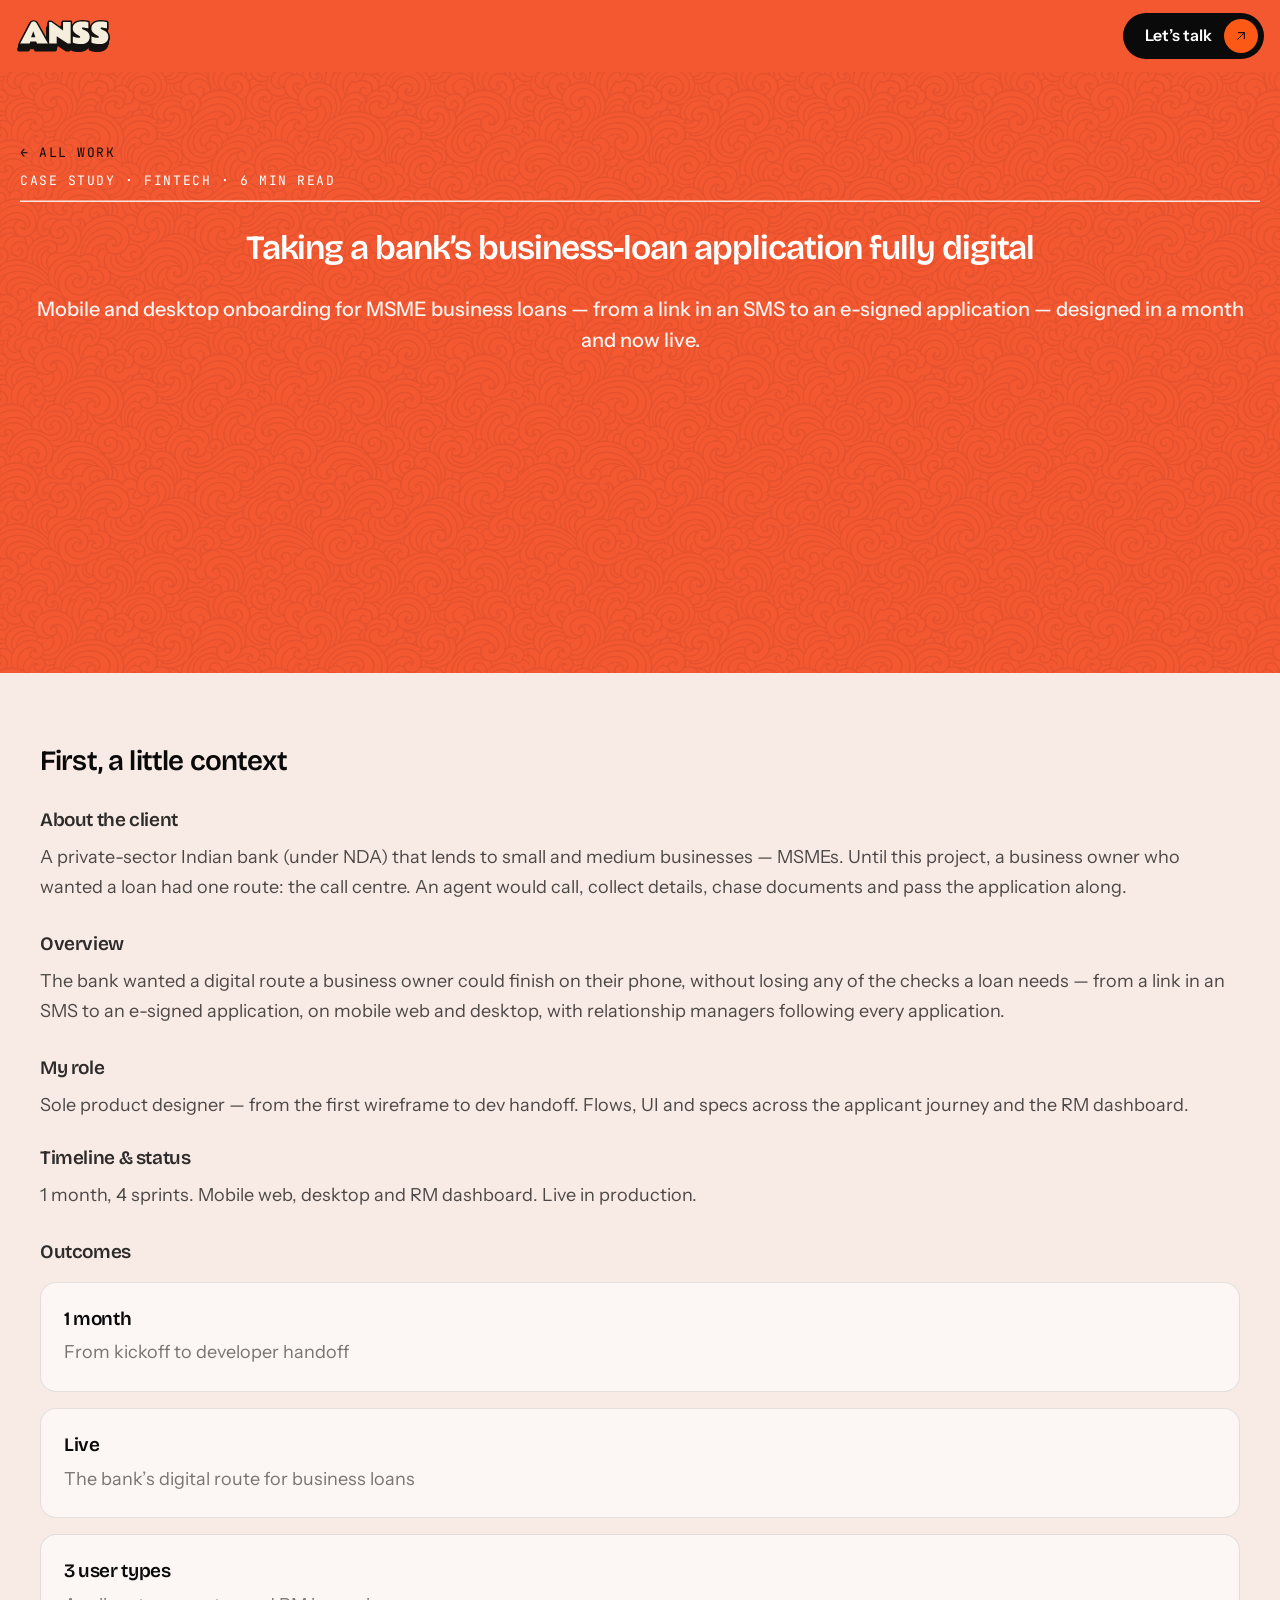
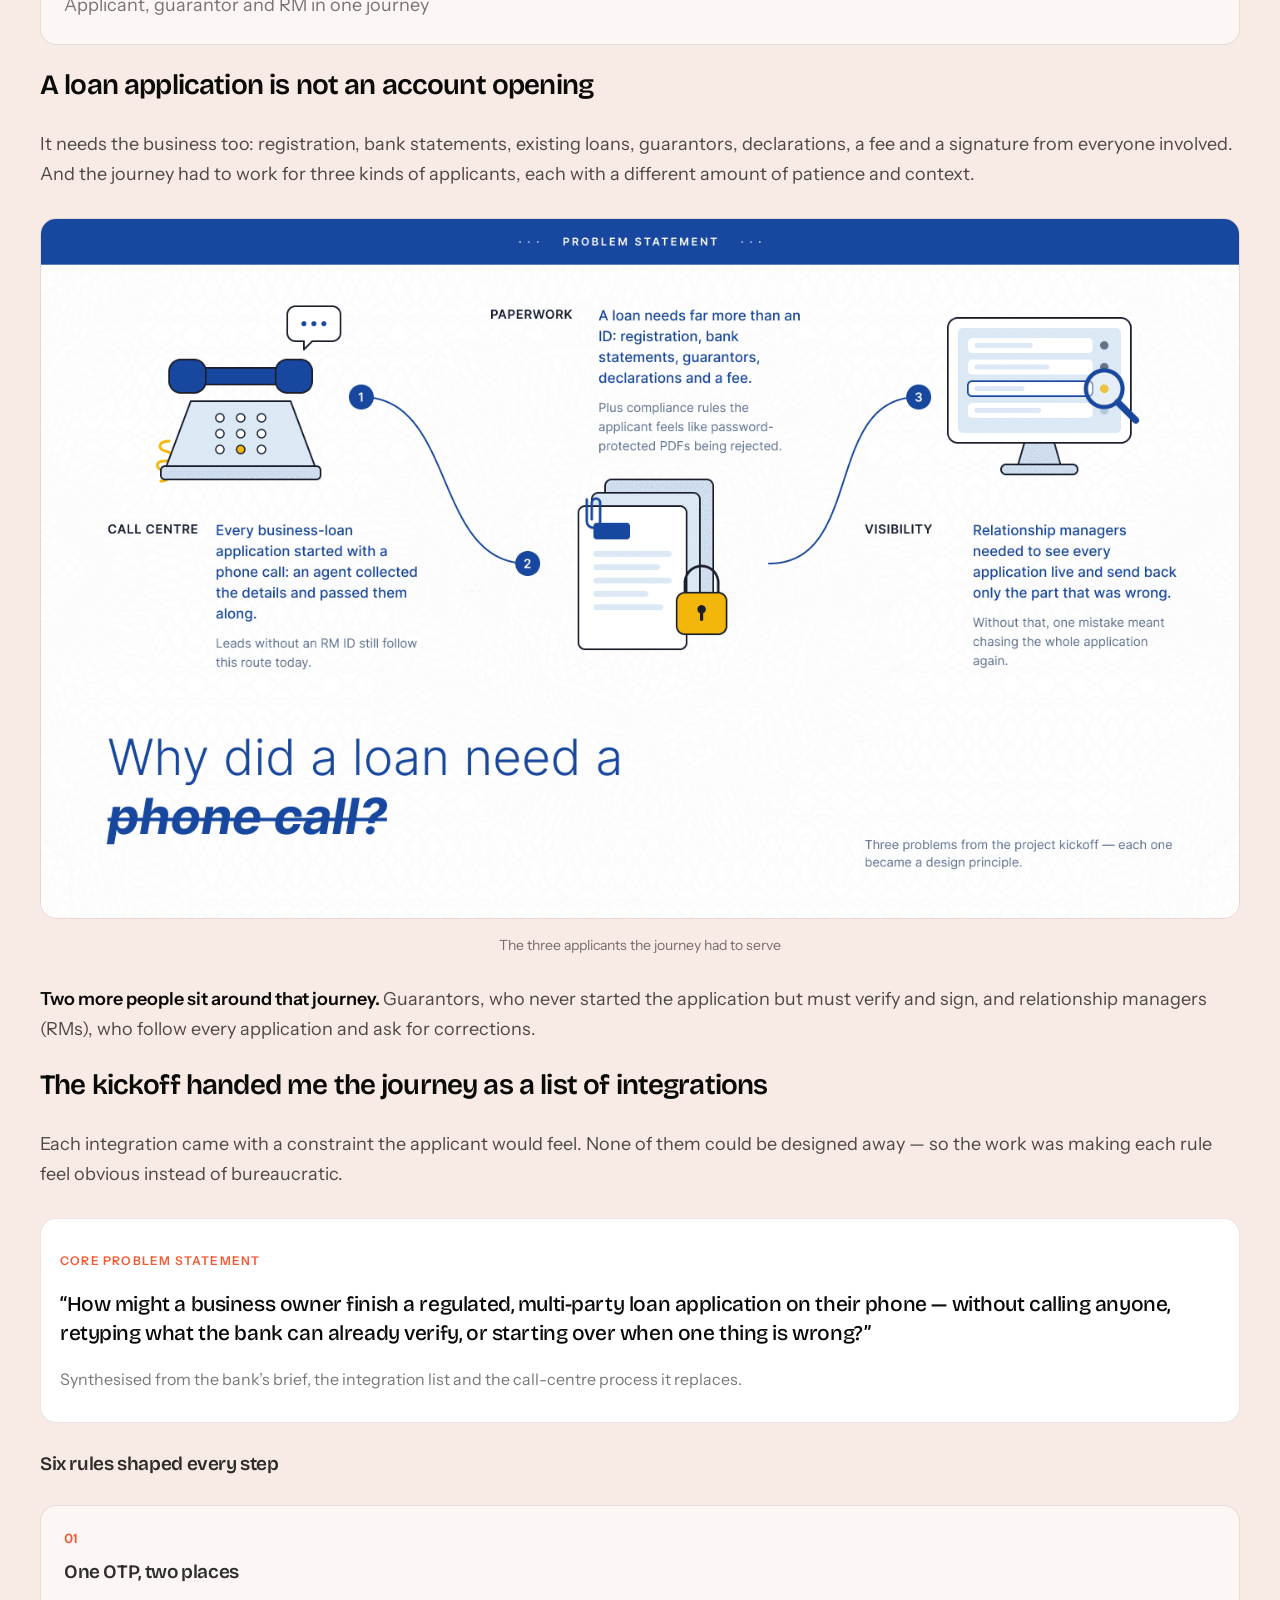
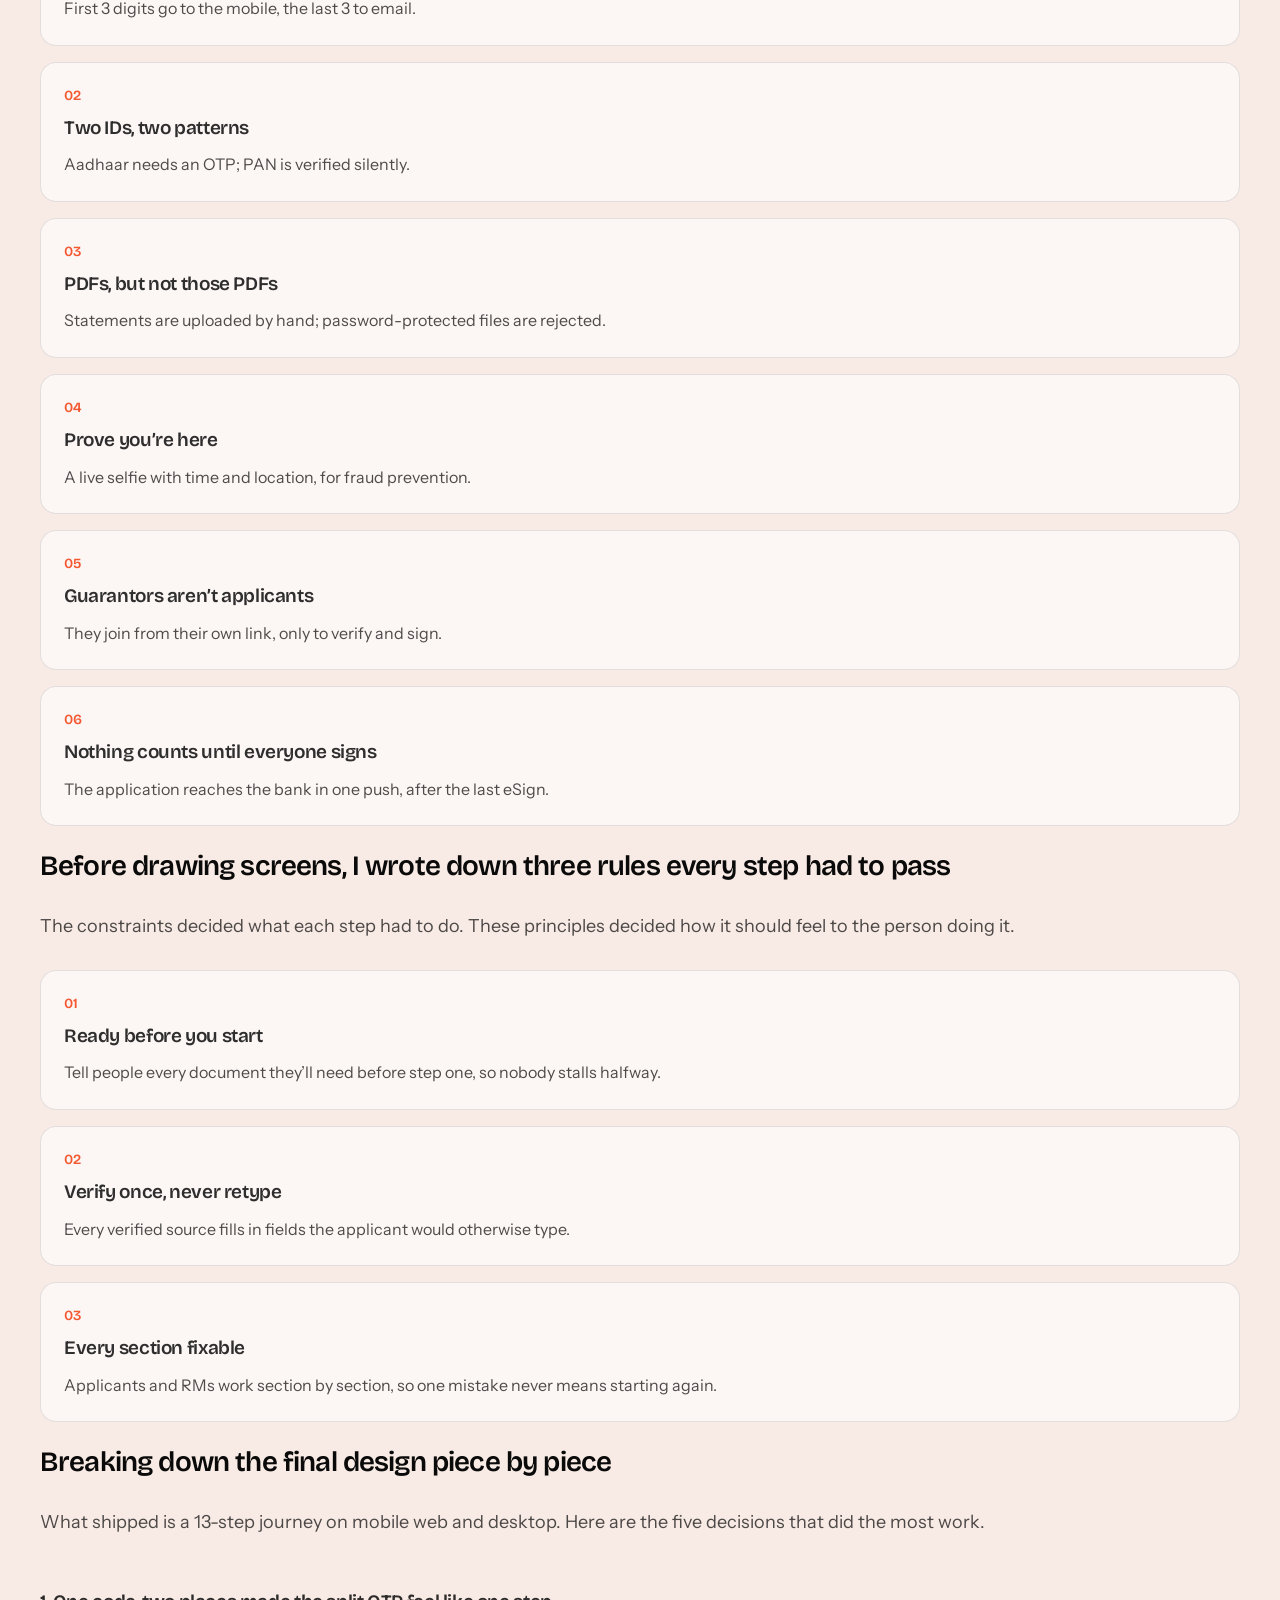
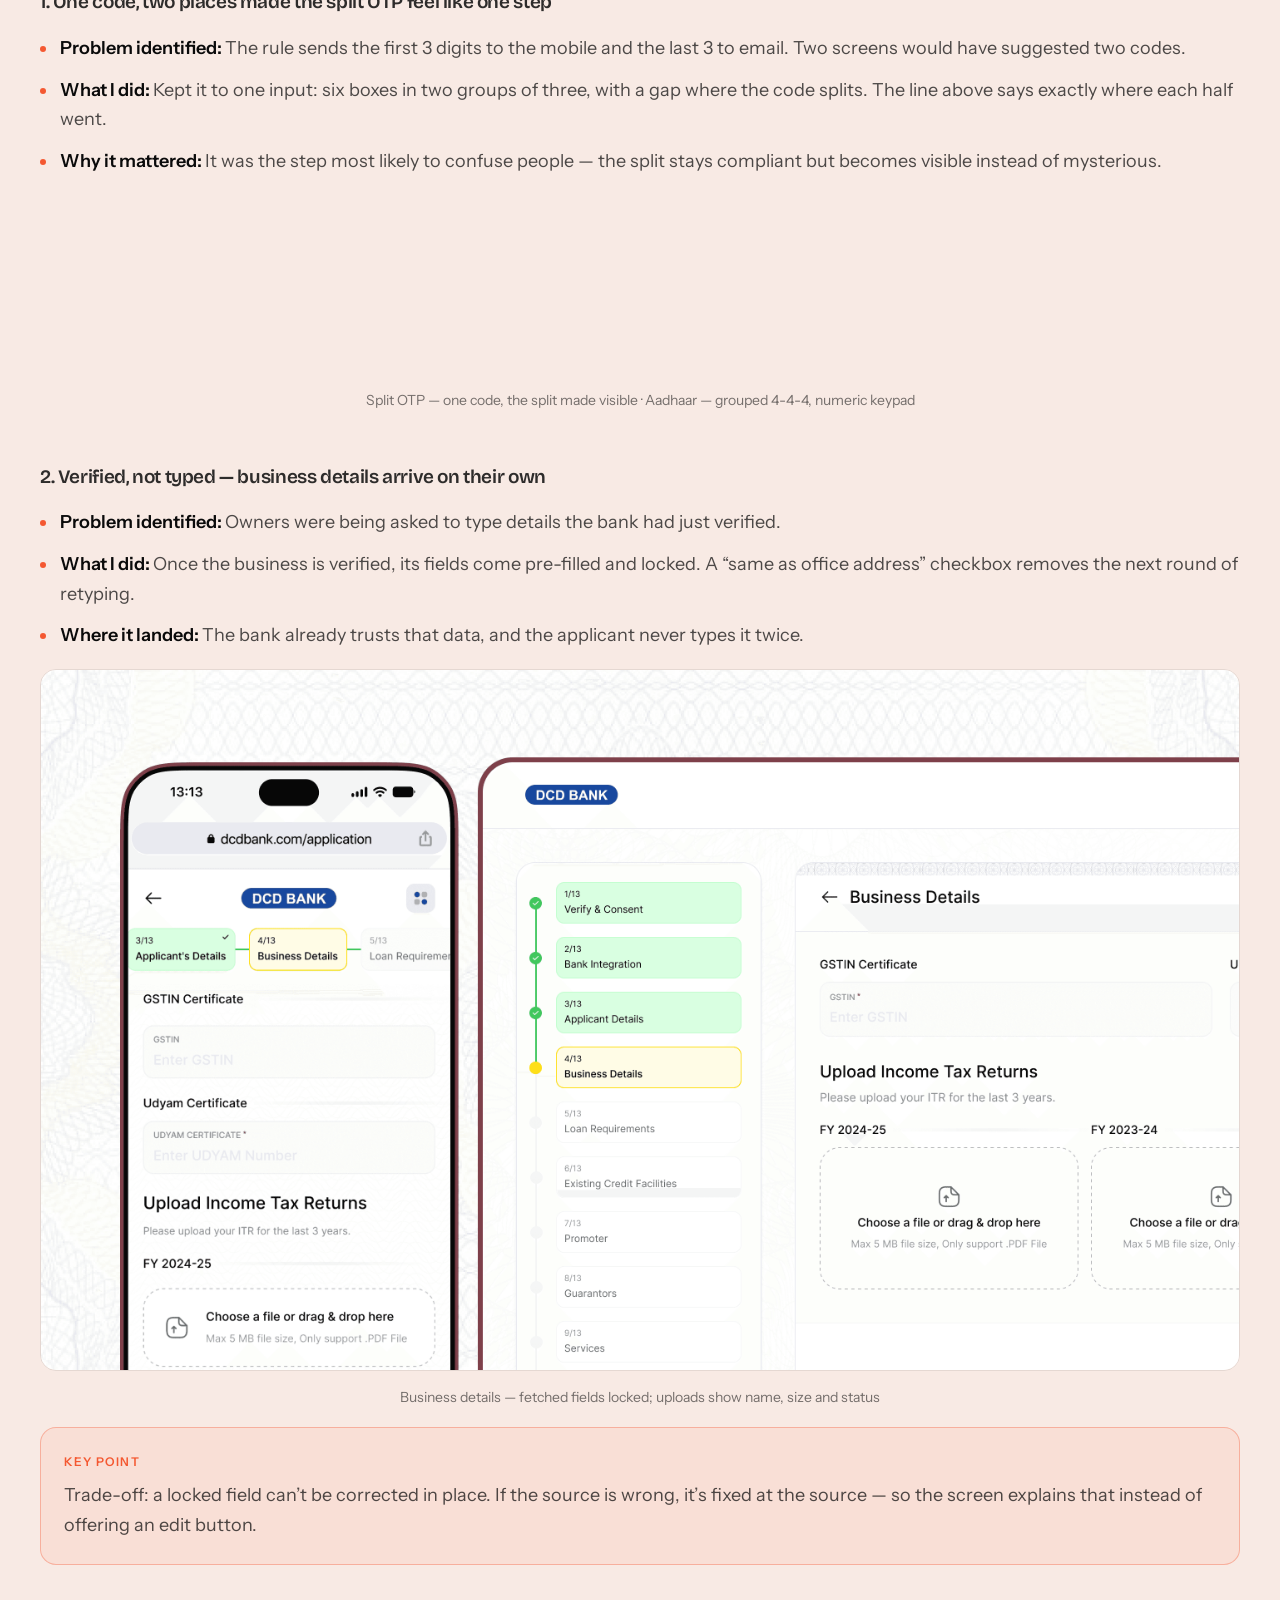
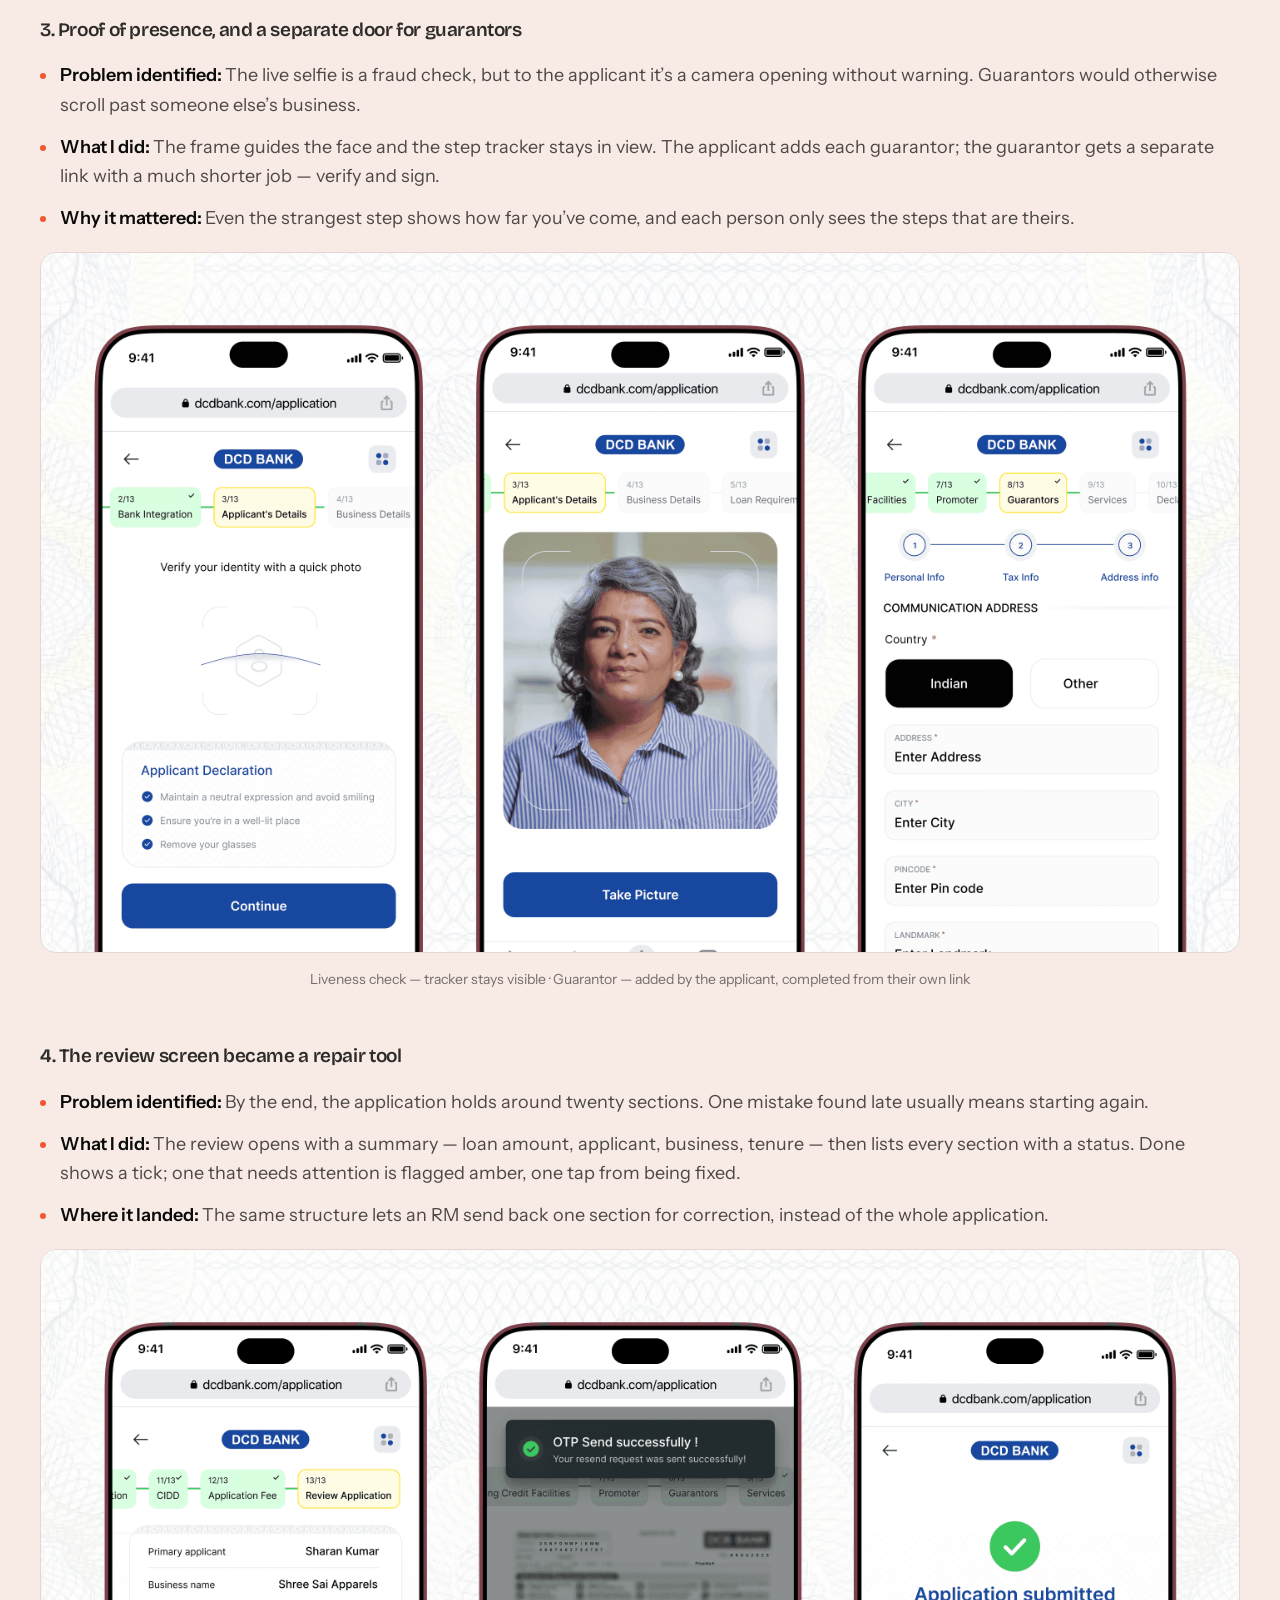
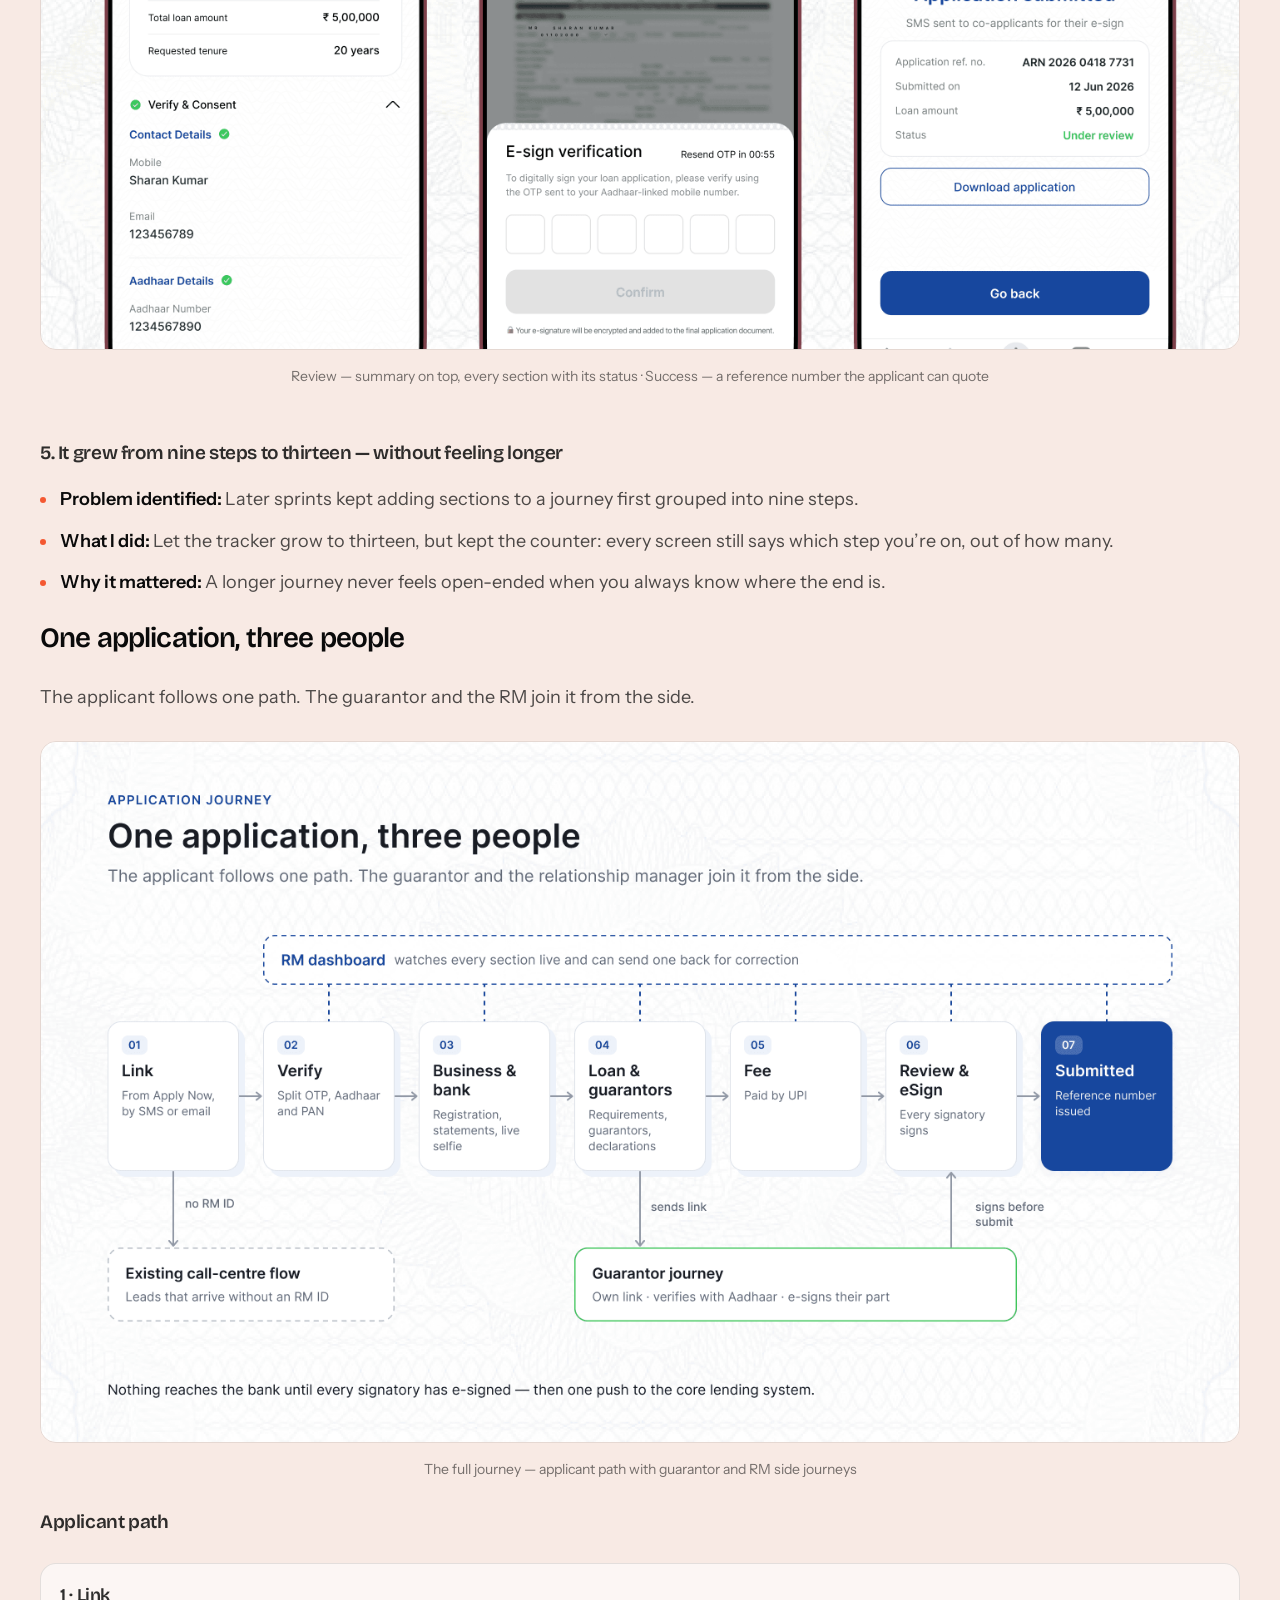
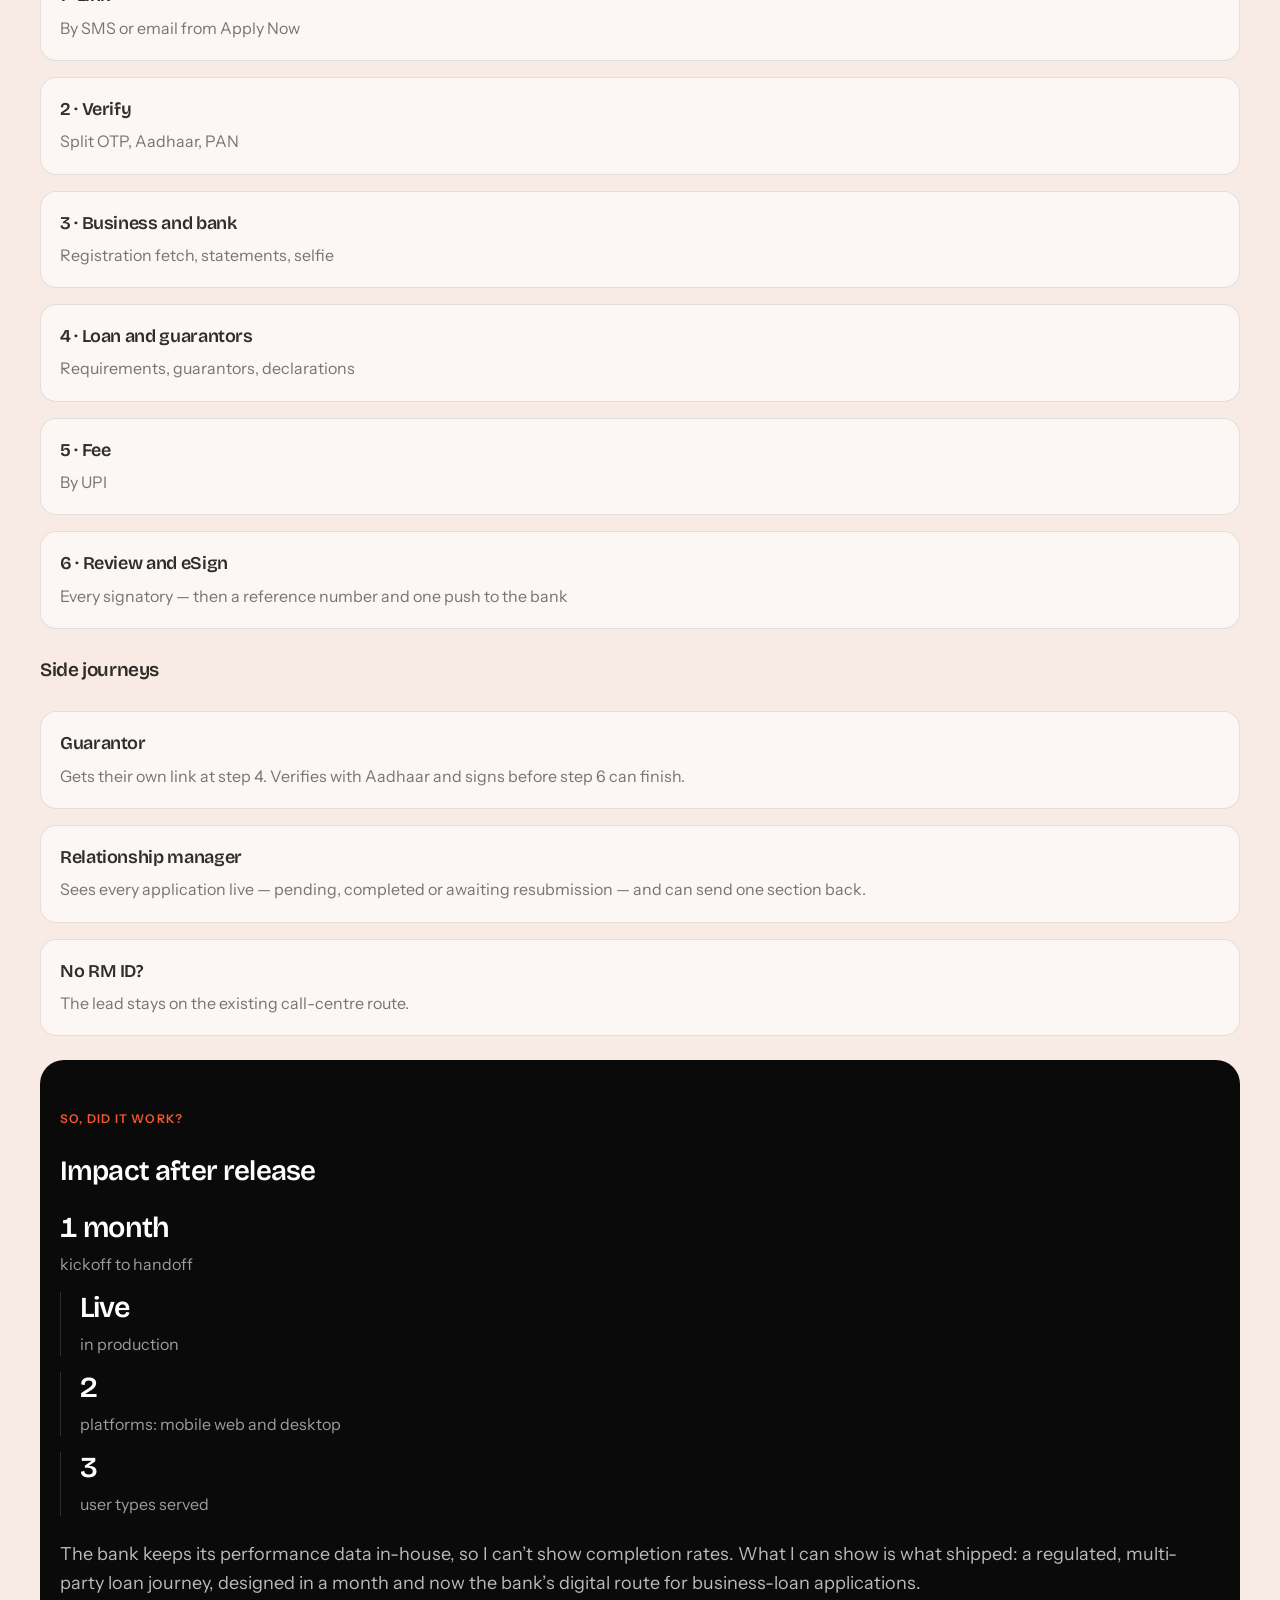
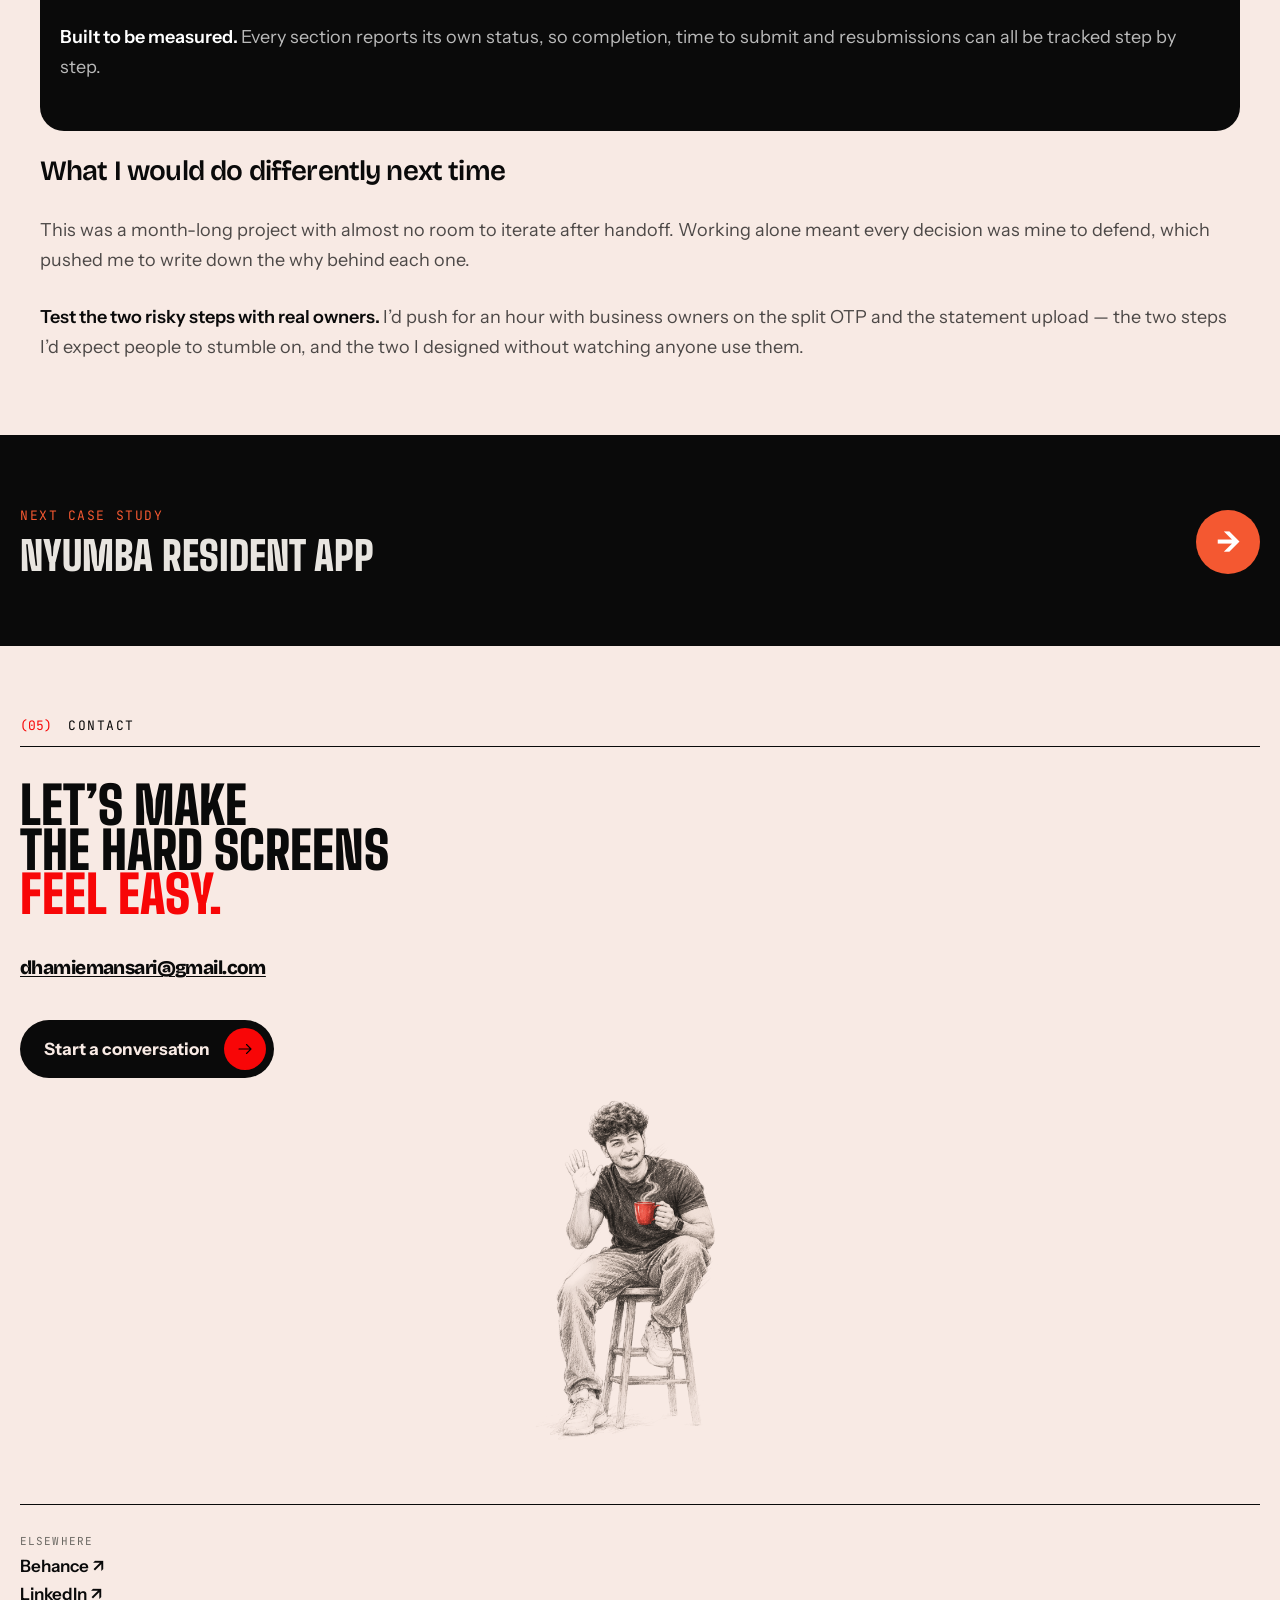
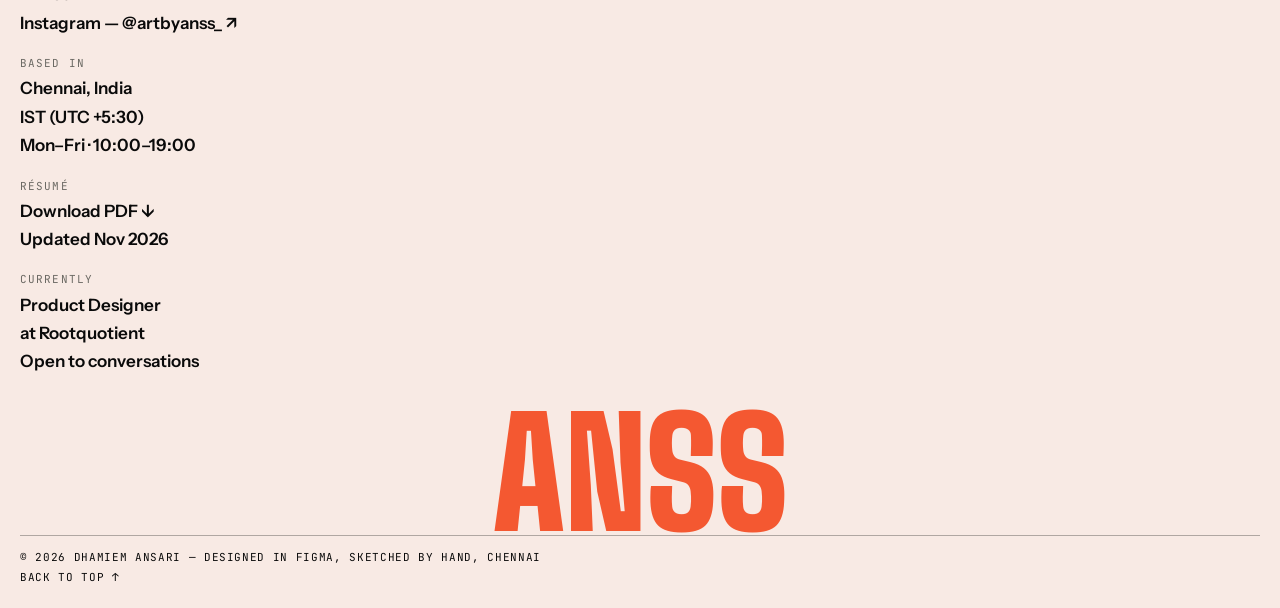
<file: business-loan.html>
<!DOCTYPE html>
<html lang="en">
<head>
  <meta charset="utf-8">
  <meta name="viewport" content="width=device-width, initial-scale=1">
  <title>Business-loan onboarding case study · Dhamiem Ansari</title>
  <meta name="description" content="Case study by Dhamiem Ansari: taking a private Indian bank's MSME business-loan application fully digital — mobile and desktop onboarding, designed solo in one month and now live.">
  <meta name="theme-color" content="#F45831">

  <link rel="canonical" href="https://dhamiemansari.com/business-loan">
  <meta property="og:url" content="https://dhamiemansari.com/business-loan">
  <meta property="og:site_name" content="Dhamiem Ansari">
  <meta name="author" content="Dhamiem Ansari">
  <meta property="og:type" content="website">
  <meta property="og:title" content="Business-loan onboarding case study · Dhamiem Ansari">
  <meta property="og:description" content="Case study by Dhamiem Ansari: taking a private Indian bank's MSME business-loan application fully digital — mobile and desktop onboarding, designed solo in one month and now live.">
  <meta property="og:image" content="https://dhamiemansari.com/assets/img/NArjonOzEowqveGixobbCnYiuLc.png">
  <meta name="twitter:card" content="summary_large_image">

  <link rel="icon" type="image/svg+xml" href="/assets/img/dMT9slzYS0A83HWiABIukZHcNY.svg">
  <link rel="apple-touch-icon" href="/assets/img/dMT9slzYS0A83HWiABIukZHcNY.svg">

  <link rel="preconnect" href="https://fonts.googleapis.com">
  <link rel="preconnect" href="https://fonts.gstatic.com" crossorigin>
  <!-- One stylesheet per family so a missing family never breaks the others -->
  <link rel="stylesheet" href="https://fonts.googleapis.com/css2?family=Big+Shoulders:wght@900&display=swap">
  <link rel="stylesheet" href="https://fonts.googleapis.com/css2?family=Big+Shoulders+Display:wght@900&display=swap">
  <link rel="stylesheet" href="https://fonts.googleapis.com/css2?family=Bricolage+Grotesque:opsz,wght@12..96,500..800&display=swap">
  <link rel="stylesheet" href="https://fonts.googleapis.com/css2?family=Instrument+Sans:ital,wght@0,400..700;1,500&display=swap">
  <link rel="stylesheet" href="https://fonts.googleapis.com/css2?family=JetBrains+Mono:wght@400..600&display=swap">
  <link rel="stylesheet" href="https://fonts.googleapis.com/css2?family=Gochi+Hand&display=swap">
  <link rel="stylesheet" href="/css/site.css?v=86e78a92">
  <link rel="stylesheet" href="/css/case.css?v=7797f59f">
</head>
<body>

<svg width="0" height="0" style="position:absolute" aria-hidden="true">
  <symbol id="i-arrow-ur" viewBox="0 0 24 24"><path d="M7 17 17 7M8 7h9v9"/></symbol>
  <symbol id="i-arrow-r" viewBox="0 0 24 24"><path d="M4 12h16M14 6l6 6-6 6"/></symbol>
</svg>

<!-- ============ Navigation ============ -->
<nav class="nav" aria-label="Main">
  <div class="nav__links">
    <a class="pill" href="/#work">Work</a>
    <a class="pill" href="/about">About</a>
    <a class="pill" href="/resume.pdf" target="_blank" rel="noopener">Résumé ↓</a>
  </div>
  <a class="nav__logo" href="/" aria-label="ANSS — home"><img src="/assets/logo.svg" alt="ANSS" width="784" height="267"></a>
  <div class="nav__right">
    <p class="nav__hours">Mon–Fri<br>10:00 – 19:00 IST</p>
    <a class="talk" href="mailto:dhamiemansari@gmail.com">Let’s talk
      <span class="talk__arrow"><svg class="icon"><use href="#i-arrow-ur"/></svg></span>
    </a>
  </div>
</nav>

<main>
<!-- ============ Hero ============ -->
  <header class="cs-hero" style="--swirl-o:0.06">
    <div class="swirl"></div>
    <div class="cs-hero__inner">
      <p class="cs-hero__label"><a href="/#work">← ALL WORK</a><span>CASE STUDY · FINTECH · 6 MIN READ</span></p>
      <h1 class="cs-hero__title">Taking a bank’s business-loan application fully digital</h1>
      <p class="cs-hero__sub">Mobile and desktop onboarding for MSME business loans — from a link in an SMS to an e-signed application — designed in a month and now live.</p>
      <div class="cs-hero__media">
        <video src="/assets/video/CcD8Y0zGIl61N8bk8FLFtCpT0.mp4" autoplay muted loop playsinline preload="auto" aria-label="Business loan onboarding walkthrough"></video>
      </div>
    </div>
  </header>

  <!-- ============ Story ============ -->
  <div class="cs-body">
    <div class="cs-cols">
      <aside class="cs-side">
        <a class="go-back" href="/#work">← Go back</a>
        <nav class="sec-nav" aria-label="Case study sections">
          <a href="#cs-overview">Overview</a>
          <a href="#cs-context">Context</a>
          <a href="#cs-problem">Problem</a>
          <a href="#cs-principles">Principles</a>
          <a href="#cs-final">Final design</a>
          <a href="#cs-journey">Journey</a>
          <a href="#cs-impact">Impact</a>
          <a href="#cs-reflection">Reflection</a>
        </nav>
      </aside>

      <div class="cs-story">
        <section class="cs-sec" id="cs-overview">
          <h2 class="cs-h2">First, a little context</h2>
          <div class="cs-block">
            <h3 class="cs-h3">About the client</h3>
            <p class="cs-p">A private-sector Indian bank (under NDA) that lends to small and medium businesses — MSMEs. Until this project, a business owner who wanted a loan had one route: the call centre. An agent would call, collect details, chase documents and pass the application along.</p>
          </div>
          <div class="cs-block">
            <h3 class="cs-h3">Overview</h3>
            <p class="cs-p">The bank wanted a digital route a business owner could finish on their phone, without losing any of the checks a loan needs — from a link in an SMS to an e-signed application, on mobile web and desktop, with relationship managers following every application.</p>
          </div>
          <div class="cs-pair">
            <div><h3 class="cs-h3">My role</h3><p class="cs-p">Sole product designer — from the first wireframe to dev handoff. Flows, UI and specs across the applicant journey and the RM dashboard.</p></div>
            <div><h3 class="cs-h3">Timeline &amp; status</h3><p class="cs-p">1 month, 4 sprints. Mobile web, desktop and RM dashboard. Live in production.</p></div>
          </div>
          <div class="cs-group">
            <h3 class="cs-h3">Outcomes</h3>
            <div class="cs-grid">
              <div class="cs-card cs-card--tight cs-card--out"><h4 class="cs-h3">1 month</h4><p class="cs-card__d">From kickoff to developer handoff</p></div>
              <div class="cs-card cs-card--tight cs-card--out"><h4 class="cs-h3">Live</h4><p class="cs-card__d">The bank’s digital route for business loans</p></div>
              <div class="cs-card cs-card--tight cs-card--out"><h4 class="cs-h3">3 user types</h4><p class="cs-card__d">Applicant, guarantor and RM in one journey</p></div>
            </div>
          </div>
        </section>

        <section class="cs-sec" id="cs-context">
          <h2 class="cs-h2">A loan application is not an account opening</h2>
          <p class="cs-p">It needs the business too: registration, bank statements, existing loans, guarantors, declarations, a fee and a signature from everyone involved. And the journey had to work for three kinds of applicants, each with a different amount of patience and context.</p>
          <figure class="cs-fig">
            <img src="/assets/img/jA2n765qJ7iEZNmmoDDgp7FeJA.png" alt="The three applicants the journey had to serve" loading="lazy" width="2880" height="1684">
            <figcaption>The three applicants the journey had to serve</figcaption>
          </figure>
          <p class="cs-p"><b>Two more people sit around that journey. </b>Guarantors, who never started the application but must verify and sign, and relationship managers (RMs), who follow every application and ask for corrections.</p>
        </section>

        <section class="cs-sec" id="cs-problem">
          <h2 class="cs-h2">The kickoff handed me the journey as a list of integrations</h2>
          <p class="cs-p">Each integration came with a constraint the applicant would feel. None of them could be designed away — so the work was making each rule feel obvious instead of bureaucratic.</p>
          <div class="cs-problem">
            <p class="cs-kicker">CORE PROBLEM STATEMENT</p>
            <p class="cs-problem__q">“How might a business owner finish a regulated, multi-party loan application on their phone — without calling anyone, retyping what the bank can already verify, or starting over when one thing is wrong?”</p>
            <p class="cs-problem__note">Synthesised from the bank’s brief, the integration list and the call-centre process it replaces.</p>
          </div>
          <h3 class="cs-h3">Six rules shaped every step</h3>
          <div class="cs-grid" style="--cols:2">
            <div class="cs-card"><p class="cs-card__n">01</p><h4 class="cs-h3">One OTP, two places</h4><p class="cs-card__d">First 3 digits go to the mobile, the last 3 to email.</p></div>
            <div class="cs-card"><p class="cs-card__n">02</p><h4 class="cs-h3">Two IDs, two patterns</h4><p class="cs-card__d">Aadhaar needs an OTP; PAN is verified silently.</p></div>
            <div class="cs-card"><p class="cs-card__n">03</p><h4 class="cs-h3">PDFs, but not those PDFs</h4><p class="cs-card__d">Statements are uploaded by hand; password-protected files are rejected.</p></div>
            <div class="cs-card"><p class="cs-card__n">04</p><h4 class="cs-h3">Prove you’re here</h4><p class="cs-card__d">A live selfie with time and location, for fraud prevention.</p></div>
            <div class="cs-card"><p class="cs-card__n">05</p><h4 class="cs-h3">Guarantors aren’t applicants</h4><p class="cs-card__d">They join from their own link, only to verify and sign.</p></div>
            <div class="cs-card"><p class="cs-card__n">06</p><h4 class="cs-h3">Nothing counts until everyone signs</h4><p class="cs-card__d">The application reaches the bank in one push, after the last eSign.</p></div>
          </div>
        </section>

        <section class="cs-sec" id="cs-principles">
          <h2 class="cs-h2">Before drawing screens, I wrote down three rules every step had to pass</h2>
          <p class="cs-p">The constraints decided what each step had to do. These principles decided how it should feel to the person doing it.</p>
          <div class="cs-grid">
            <div class="cs-card"><p class="cs-card__n">01</p><h4 class="cs-h3">Ready before you start</h4><p class="cs-card__d">Tell people every document they’ll need before step one, so nobody stalls halfway.</p></div>
            <div class="cs-card"><p class="cs-card__n">02</p><h4 class="cs-h3">Verify once, never retype</h4><p class="cs-card__d">Every verified source fills in fields the applicant would otherwise type.</p></div>
            <div class="cs-card"><p class="cs-card__n">03</p><h4 class="cs-h3">Every section fixable</h4><p class="cs-card__d">Applicants and RMs work section by section, so one mistake never means starting again.</p></div>
          </div>
        </section>

        <section class="cs-sec" id="cs-final">
          <h2 class="cs-h2">Breaking down the final design piece by piece</h2>
          <p class="cs-p">What shipped is a 13-step journey on mobile web and desktop. Here are the five decisions that did the most work.</p>

          <div class="cs-step">
            <h3 class="cs-h3">1. One code, two places made the split OTP feel like one step</h3>
            <ul class="cs-bullets">
              <li class="cs-p"><span><b>Problem identified: </b>The rule sends the first 3 digits to the mobile and the last 3 to email. Two screens would have suggested two codes.</span></li>
              <li class="cs-p"><span><b>What I did: </b>Kept it to one input: six boxes in two groups of three, with a gap where the code splits. The line above says exactly where each half went.</span></li>
              <li class="cs-p"><span><b>Why it mattered: </b>It was the step most likely to confuse people — the split stays compliant but becomes visible instead of mysterious.</span></li>
            </ul>
            <figure class="cs-fig">
              <video src="/assets/video/uPmBeDMIYPnT5CjFY6lN2gWQmz4.mp4" autoplay muted loop playsinline preload="metadata" aria-label="Split OTP and Aadhaar entry"></video>
              <figcaption>Split OTP — one code, the split made visible · Aadhaar — grouped 4-4-4, numeric keypad</figcaption>
            </figure>
          </div>

          <div class="cs-step">
            <h3 class="cs-h3">2. Verified, not typed — business details arrive on their own</h3>
            <ul class="cs-bullets">
              <li class="cs-p"><span><b>Problem identified: </b>Owners were being asked to type details the bank had just verified.</span></li>
              <li class="cs-p"><span><b>What I did: </b>Once the business is verified, its fields come pre-filled and locked. A “same as office address” checkbox removes the next round of retyping.</span></li>
              <li class="cs-p"><span><b>Where it landed: </b>The bank already trusts that data, and the applicant never types it twice.</span></li>
            </ul>
            <figure class="cs-fig">
              <img src="/assets/img/6z9iMcUd3yJMha7GDMb9HkFL6Q.png" alt="Business details — fetched fields locked; uploads show name, size and status" loading="lazy" width="2880" height="1684">
              <figcaption>Business details — fetched fields locked; uploads show name, size and status</figcaption>
            </figure>
            <div class="cs-key">
              <p class="cs-kicker">KEY POINT</p>
              <p class="cs-p">Trade-off: a locked field can’t be corrected in place. If the source is wrong, it’s fixed at the source — so the screen explains that instead of offering an edit button.</p>
            </div>
          </div>

          <div class="cs-step">
            <h3 class="cs-h3">3. Proof of presence, and a separate door for guarantors</h3>
            <ul class="cs-bullets">
              <li class="cs-p"><span><b>Problem identified: </b>The live selfie is a fraud check, but to the applicant it’s a camera opening without warning. Guarantors would otherwise scroll past someone else’s business.</span></li>
              <li class="cs-p"><span><b>What I did: </b>The frame guides the face and the step tracker stays in view. The applicant adds each guarantor; the guarantor gets a separate link with a much shorter job — verify and sign.</span></li>
              <li class="cs-p"><span><b>Why it mattered: </b>Even the strangest step shows how far you’ve come, and each person only sees the steps that are theirs.</span></li>
            </ul>
            <figure class="cs-fig">
              <img src="/assets/img/rMX9F3cdWn5zeyP5AP46MhB2ZE.png" alt="Liveness check — tracker stays visible · Guarantor — added by the applicant, completed from their own link" loading="lazy" width="2880" height="1684">
              <figcaption>Liveness check — tracker stays visible · Guarantor — added by the applicant, completed from their own link</figcaption>
            </figure>
          </div>

          <div class="cs-step">
            <h3 class="cs-h3">4. The review screen became a repair tool</h3>
            <ul class="cs-bullets">
              <li class="cs-p"><span><b>Problem identified: </b>By the end, the application holds around twenty sections. One mistake found late usually means starting again.</span></li>
              <li class="cs-p"><span><b>What I did: </b>The review opens with a summary — loan amount, applicant, business, tenure — then lists every section with a status. Done shows a tick; one that needs attention is flagged amber, one tap from being fixed.</span></li>
              <li class="cs-p"><span><b>Where it landed: </b>The same structure lets an RM send back one section for correction, instead of the whole application.</span></li>
            </ul>
            <figure class="cs-fig">
              <img src="/assets/img/pY3xeKaQJ1EJ6xFNqNhRfu8Q.png" alt="Review — summary on top, every section with its status · Success — a reference number the applicant can quote" loading="lazy" width="2880" height="1684">
              <figcaption>Review — summary on top, every section with its status · Success — a reference number the applicant can quote</figcaption>
            </figure>
          </div>

          <div class="cs-step">
            <h3 class="cs-h3">5. It grew from nine steps to thirteen — without feeling longer</h3>
            <ul class="cs-bullets">
              <li class="cs-p"><span><b>Problem identified: </b>Later sprints kept adding sections to a journey first grouped into nine steps.</span></li>
              <li class="cs-p"><span><b>What I did: </b>Let the tracker grow to thirteen, but kept the counter: every screen still says which step you’re on, out of how many.</span></li>
              <li class="cs-p"><span><b>Why it mattered: </b>A longer journey never feels open-ended when you always know where the end is.</span></li>
            </ul>
          </div>
        </section>

        <section class="cs-sec" id="cs-journey">
          <h2 class="cs-h2">One application, three people</h2>
          <p class="cs-p">The applicant follows one path. The guarantor and the RM join it from the side.</p>
          <figure class="cs-fig">
            <img src="/assets/img/ZYI74quipJV0MdfD3ptx6yFKTVo.png" alt="The full journey — applicant path with guarantor and RM side journeys" loading="lazy" width="2880" height="1684">
            <figcaption>The full journey — applicant path with guarantor and RM side journeys</figcaption>
          </figure>
          <h3 class="cs-h3">Applicant path</h3>
          <div class="cs-grid">
            <div class="cs-card cs-card--tight cs-card--sm"><h4 class="cs-h3">1 · Link</h4><p class="cs-card__d">By SMS or email from Apply Now</p></div>
            <div class="cs-card cs-card--tight cs-card--sm"><h4 class="cs-h3">2 · Verify</h4><p class="cs-card__d">Split OTP, Aadhaar, PAN</p></div>
            <div class="cs-card cs-card--tight cs-card--sm"><h4 class="cs-h3">3 · Business and bank</h4><p class="cs-card__d">Registration fetch, statements, selfie</p></div>
            <div class="cs-card cs-card--tight cs-card--sm"><h4 class="cs-h3">4 · Loan and guarantors</h4><p class="cs-card__d">Requirements, guarantors, declarations</p></div>
            <div class="cs-card cs-card--tight cs-card--sm"><h4 class="cs-h3">5 · Fee</h4><p class="cs-card__d">By UPI</p></div>
            <div class="cs-card cs-card--tight cs-card--sm"><h4 class="cs-h3">6 · Review and eSign</h4><p class="cs-card__d">Every signatory — then a reference number and one push to the bank</p></div>
          </div>
          <h3 class="cs-h3">Side journeys</h3>
          <div class="cs-grid">
            <div class="cs-card cs-card--tight cs-card--sm"><h4 class="cs-h3">Guarantor</h4><p class="cs-card__d">Gets their own link at step 4. Verifies with Aadhaar and signs before step 6 can finish.</p></div>
            <div class="cs-card cs-card--tight cs-card--sm"><h4 class="cs-h3">Relationship manager</h4><p class="cs-card__d">Sees every application live — pending, completed or awaiting resubmission — and can send one section back.</p></div>
            <div class="cs-card cs-card--tight cs-card--sm"><h4 class="cs-h3">No RM ID?</h4><p class="cs-card__d">The lead stays on the existing call-centre route.</p></div>
          </div>
        </section>

        <section class="cs-sec" id="cs-impact">
          <div class="cs-impact">
            <p class="cs-kicker">SO, DID IT WORK?</p>
            <h2 class="cs-h2">Impact after release</h2>
            <div class="cs-istats">
              <div class="cs-istat"><p class="cs-istat__n">1 month</p><p class="cs-istat__t">kickoff to handoff</p></div>
              <div class="cs-istat"><p class="cs-istat__n">Live</p><p class="cs-istat__t">in production</p></div>
              <div class="cs-istat"><p class="cs-istat__n">2</p><p class="cs-istat__t">platforms: mobile web and desktop</p></div>
              <div class="cs-istat"><p class="cs-istat__n">3</p><p class="cs-istat__t">user types served</p></div>
            </div>
            <p class="cs-p">The bank keeps its performance data in-house, so I can’t show completion rates. What I can show is what shipped: a regulated, multi-party loan journey, designed in a month and now the bank’s digital route for business-loan applications.</p>
            <p class="cs-p"><b>Built to be measured. </b>Every section reports its own status, so completion, time to submit and resubmissions can all be tracked step by step.</p>
          </div>
        </section>

        <section class="cs-sec" id="cs-reflection">
          <h2 class="cs-h2">What I would do differently next time</h2>
          <p class="cs-p">This was a month-long project with almost no room to iterate after handoff. Working alone meant every decision was mine to defend, which pushed me to write down the why behind each one.</p>
          <p class="cs-p"><b>Test the two risky steps with real owners. </b>I’d push for an hour with business owners on the split OTP and the statement upload — the two steps I’d expect people to stumble on, and the two I designed without watching anyone use them.</p>
        </section>
      </div>
      <div class="cs-spacer"></div>
    </div>
  </div>

  <!-- ============ Next case ============ -->
  <section class="cs-next" aria-label="Next case study">
    <a class="cs-next__link" href="/nyumba">
      <span class="cs-next__copy">
        <span class="cs-next__kicker">NEXT CASE STUDY</span>
        <span class="cs-next__title">Nyumba resident app</span>
      </span>
      <span class="cs-next__arrow" aria-hidden="true">→</span>
    </a>
  </section>
</main>

<!-- ============ Footer / Contact ============ -->
<footer class="footer" id="contact">
  <div class="label-row"><span class="label-row__n">(05)</span><span class="label-row__t">CONTACT</span></div>
  <div class="footer__top">
    <div class="footer__message">
      <h2 class="footer__headline">Let’s make<br>the hard screens<br><em>feel easy.</em></h2>
      <a class="footer__email" href="mailto:dhamiemansari@gmail.com">dhamiemansari@gmail.com</a>
      <a class="cta" href="mailto:dhamiemansari@gmail.com">Start a conversation
        <span class="cta__arrow"><svg class="icon"><use href="#i-arrow-r"/></svg></span>
      </a>
    </div>
    <div class="footer__art">
      <img src="/assets/img/RTUVJ7Y61MXbLYpT169H3jozbfE.png" alt="Pencil self-portrait of Ansari holding a coffee" loading="lazy" width="1222" height="1222">
    </div>
  </div>
  <div class="footer__info">
    <dl><dt>ELSEWHERE</dt>
      <dd><a href="https://www.behance.net/anzz" target="_blank" rel="noopener">Behance ↗</a></dd>
      <dd><a href="https://www.linkedin.com/in/dhamiem-ansari/" target="_blank" rel="noopener">LinkedIn ↗</a></dd>
      <dd><a href="https://www.instagram.com/artbyanss_/" target="_blank" rel="noopener">Instagram — @artbyanss_ ↗</a></dd>
    </dl>
    <dl><dt>BASED IN</dt><dd>Chennai, India</dd><dd>IST (UTC +5:30)</dd><dd>Mon–Fri · 10:00–19:00</dd></dl>
    <dl><dt>RÉSUMÉ</dt>
      <dd><a href="/resume.pdf" download="Dhamiem-Ansari-Product-Designer-Resume.pdf" target="_blank" rel="noopener">Download PDF ↓</a></dd>
      <dd>Updated Nov 2026</dd>
    </dl>
    <dl><dt>CURRENTLY</dt><dd>Product Designer</dd><dd>at Rootquotient</dd><dd>Open to conversations</dd></dl>
  </div>
  <a class="footer__wordmark" href="/" aria-label="ANSS — home">ANSS</a>
  <div class="footer__colophon">
    <span>© 2026 Dhamiem Ansari — designed in Figma, sketched by hand, Chennai</span>
    <a href="#" data-top>Back to top ↑</a>
  </div>
</footer>

<script src="/js/site.js?v=55a5012e" defer></script>
<script src="/js/case.js?v=1907a09c" defer></script>
</body>
</html>
</file>
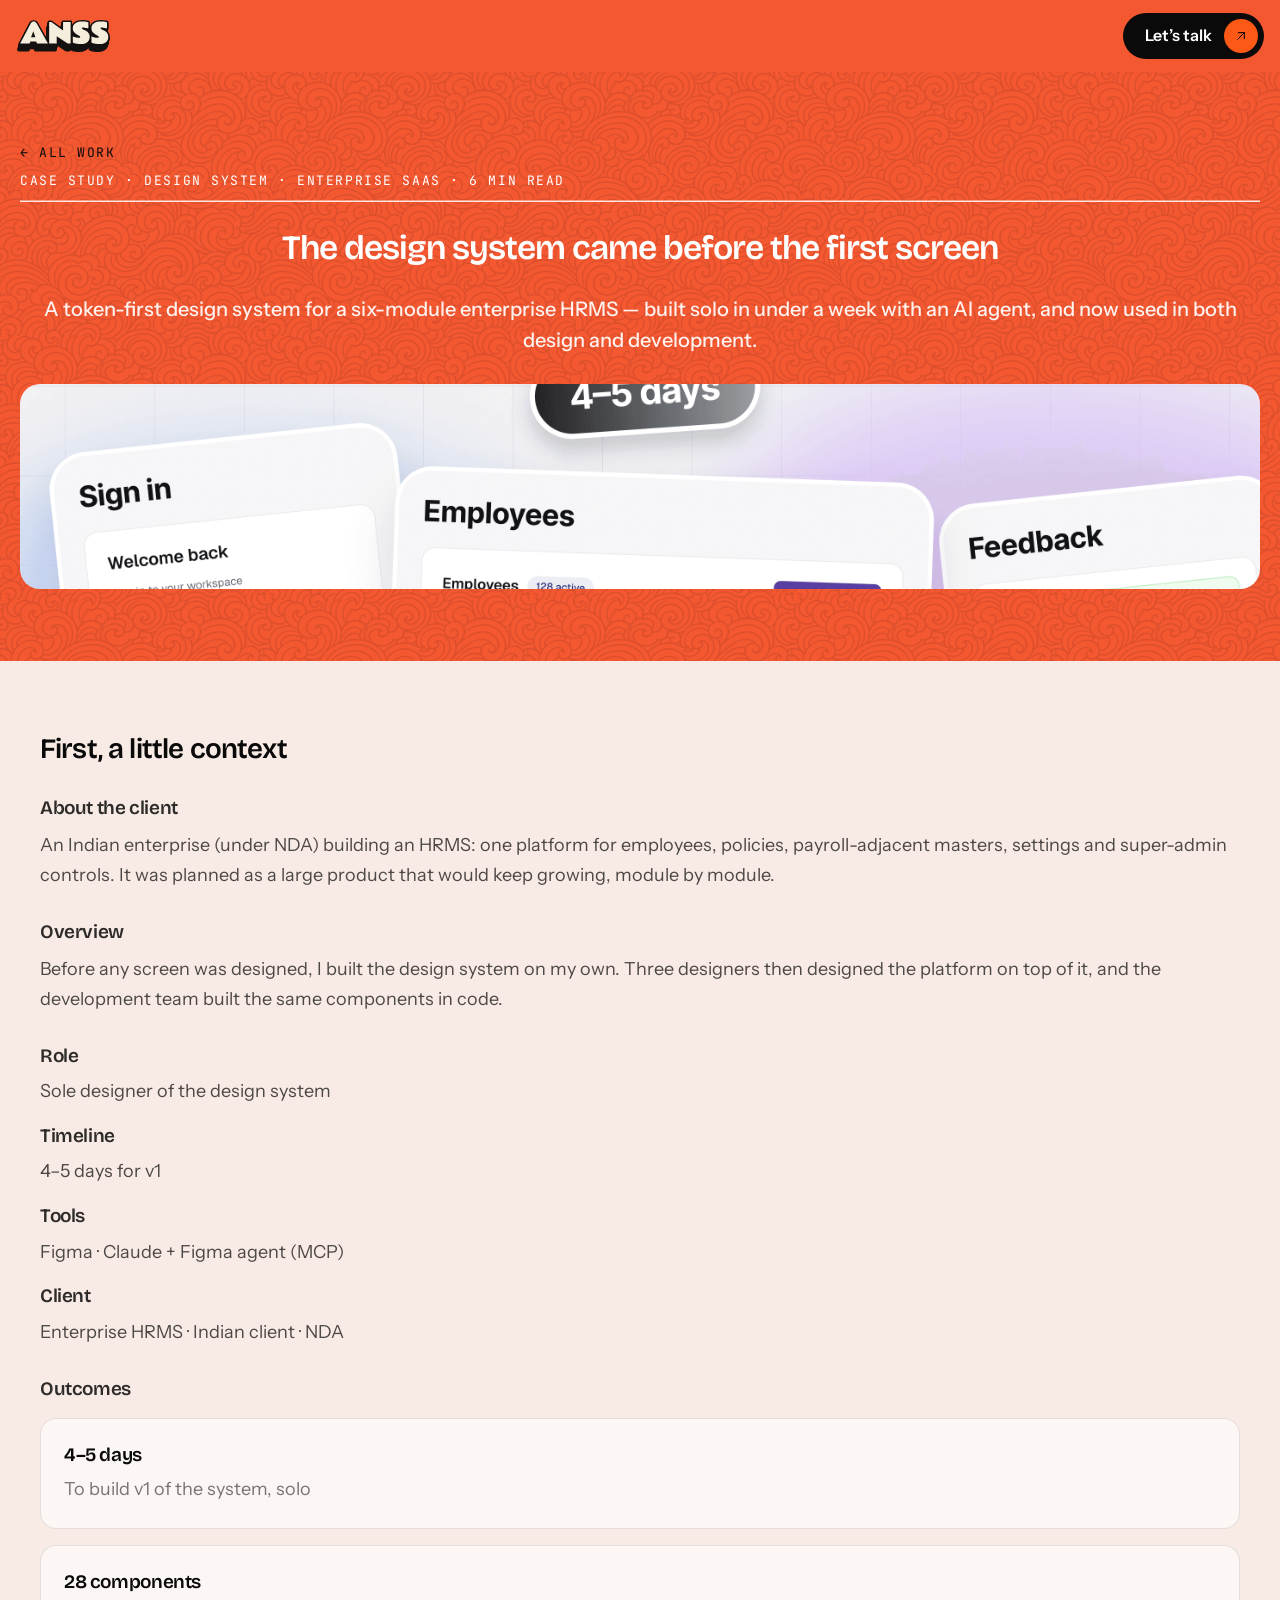
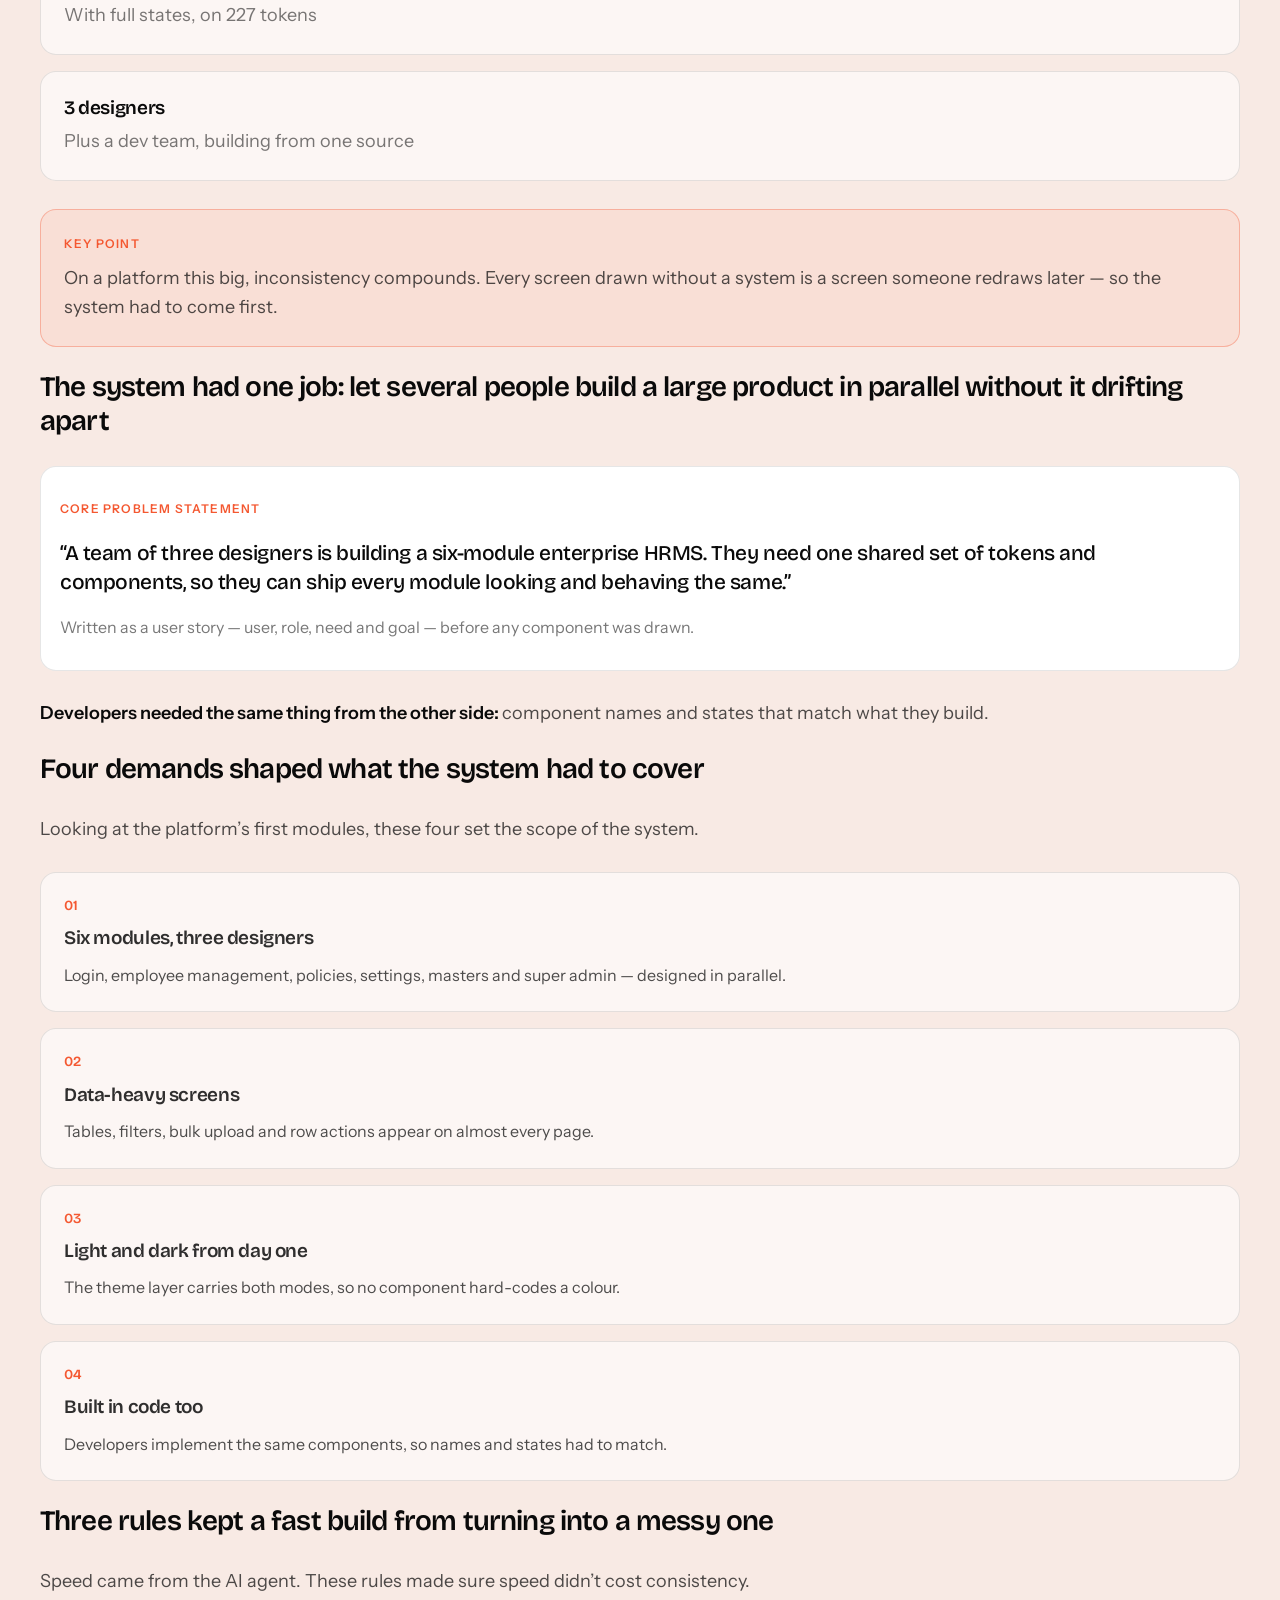
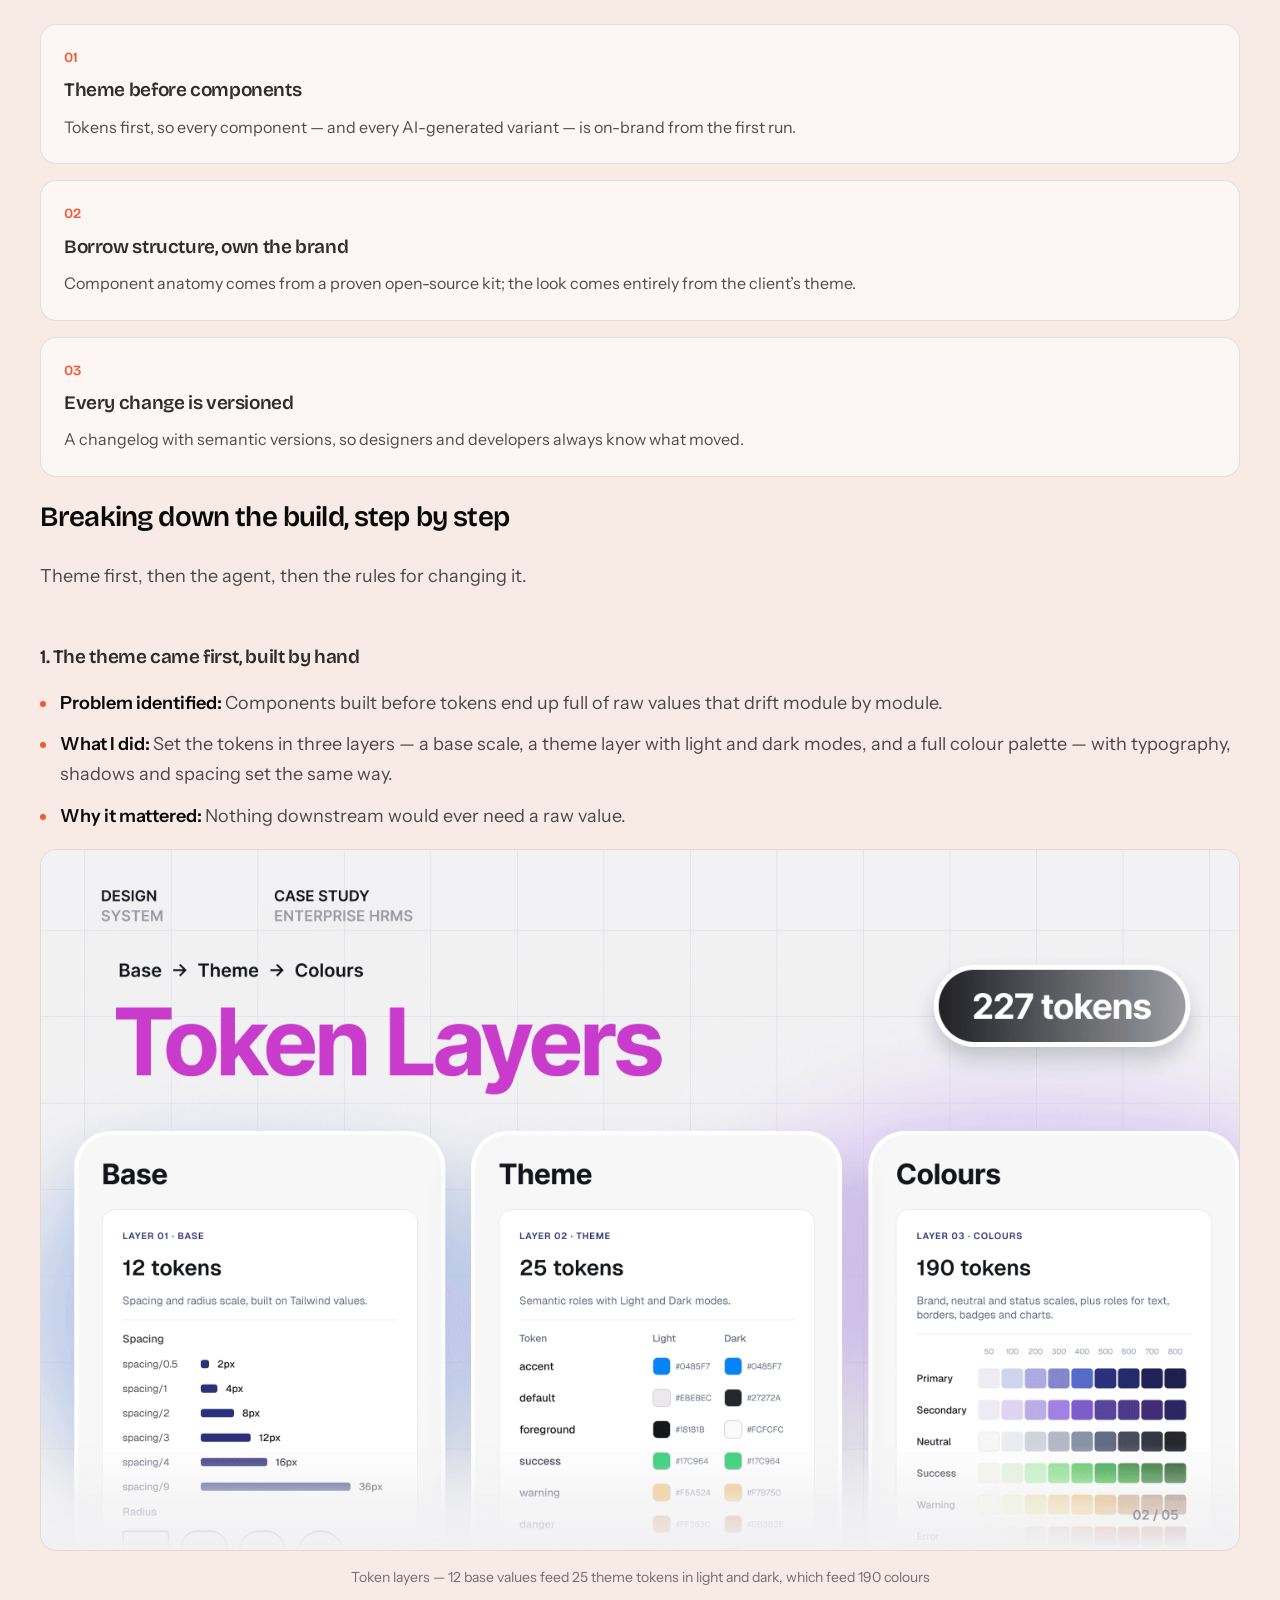
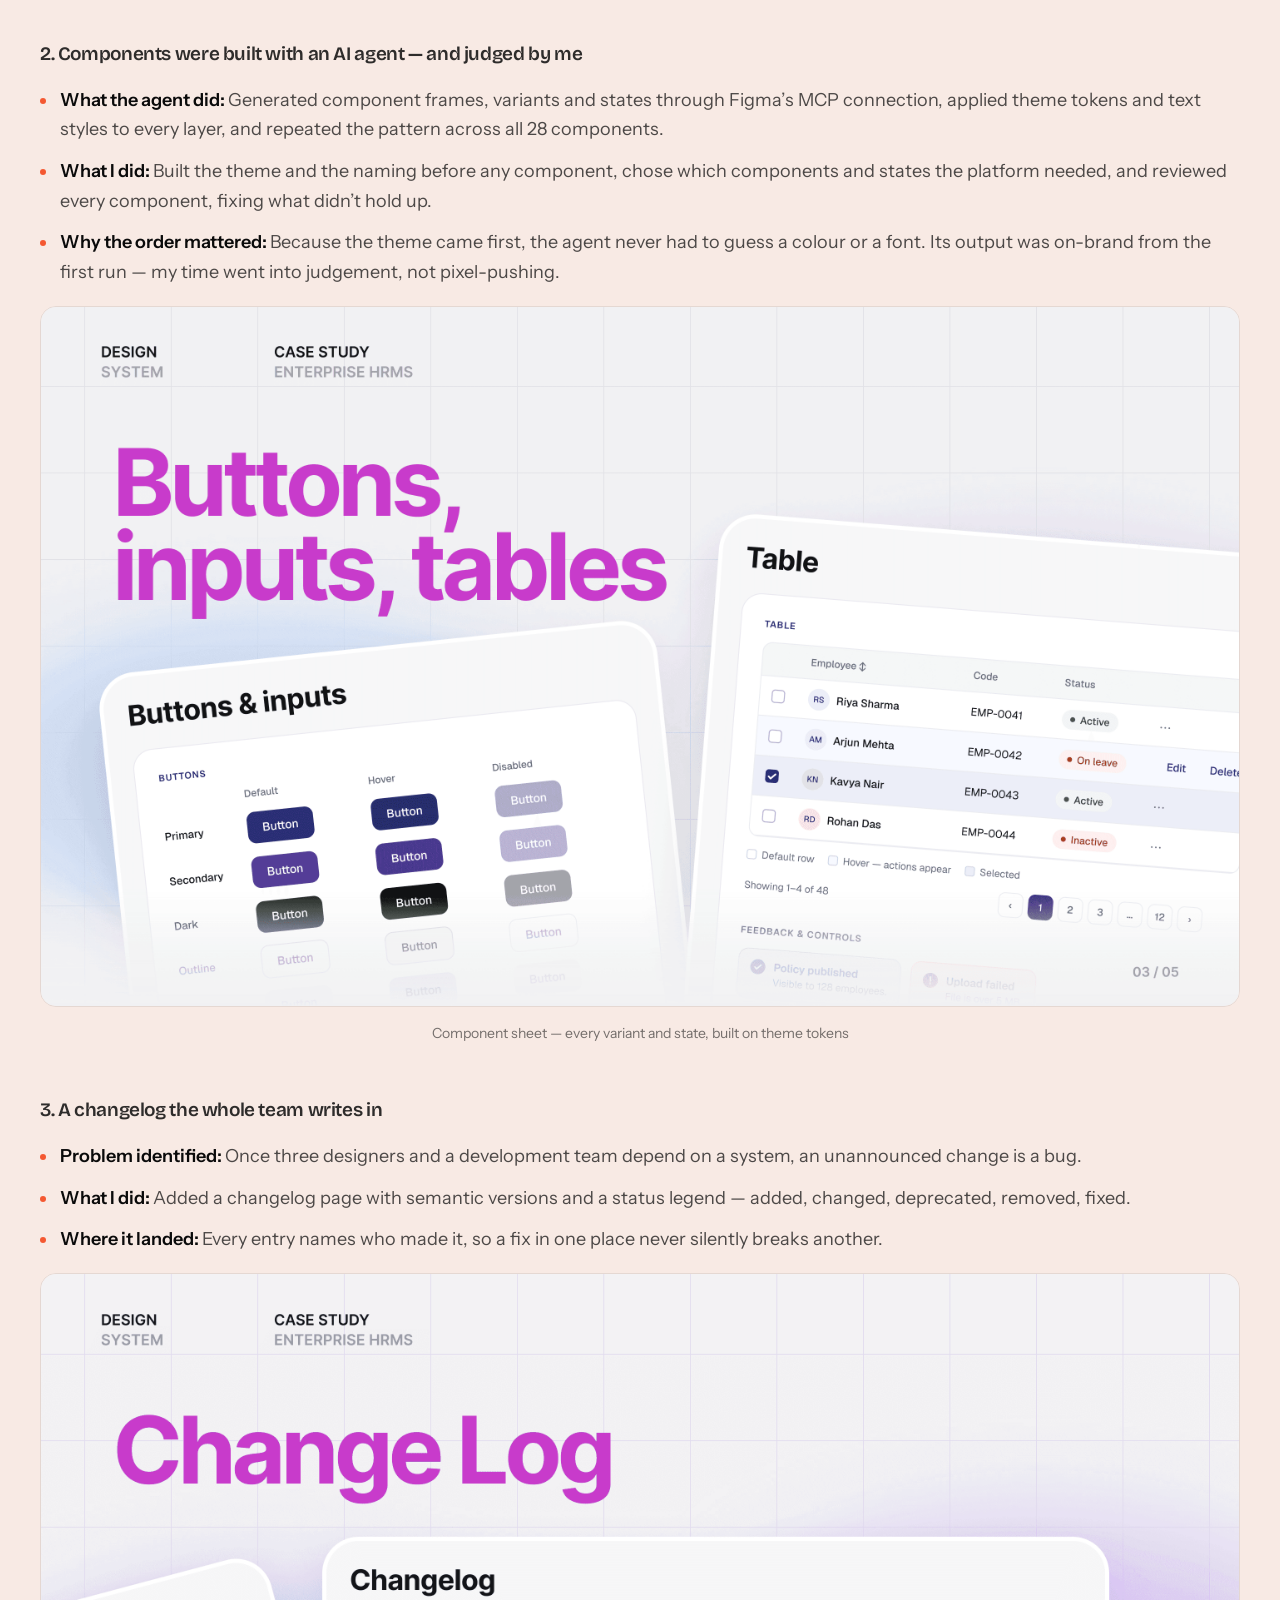
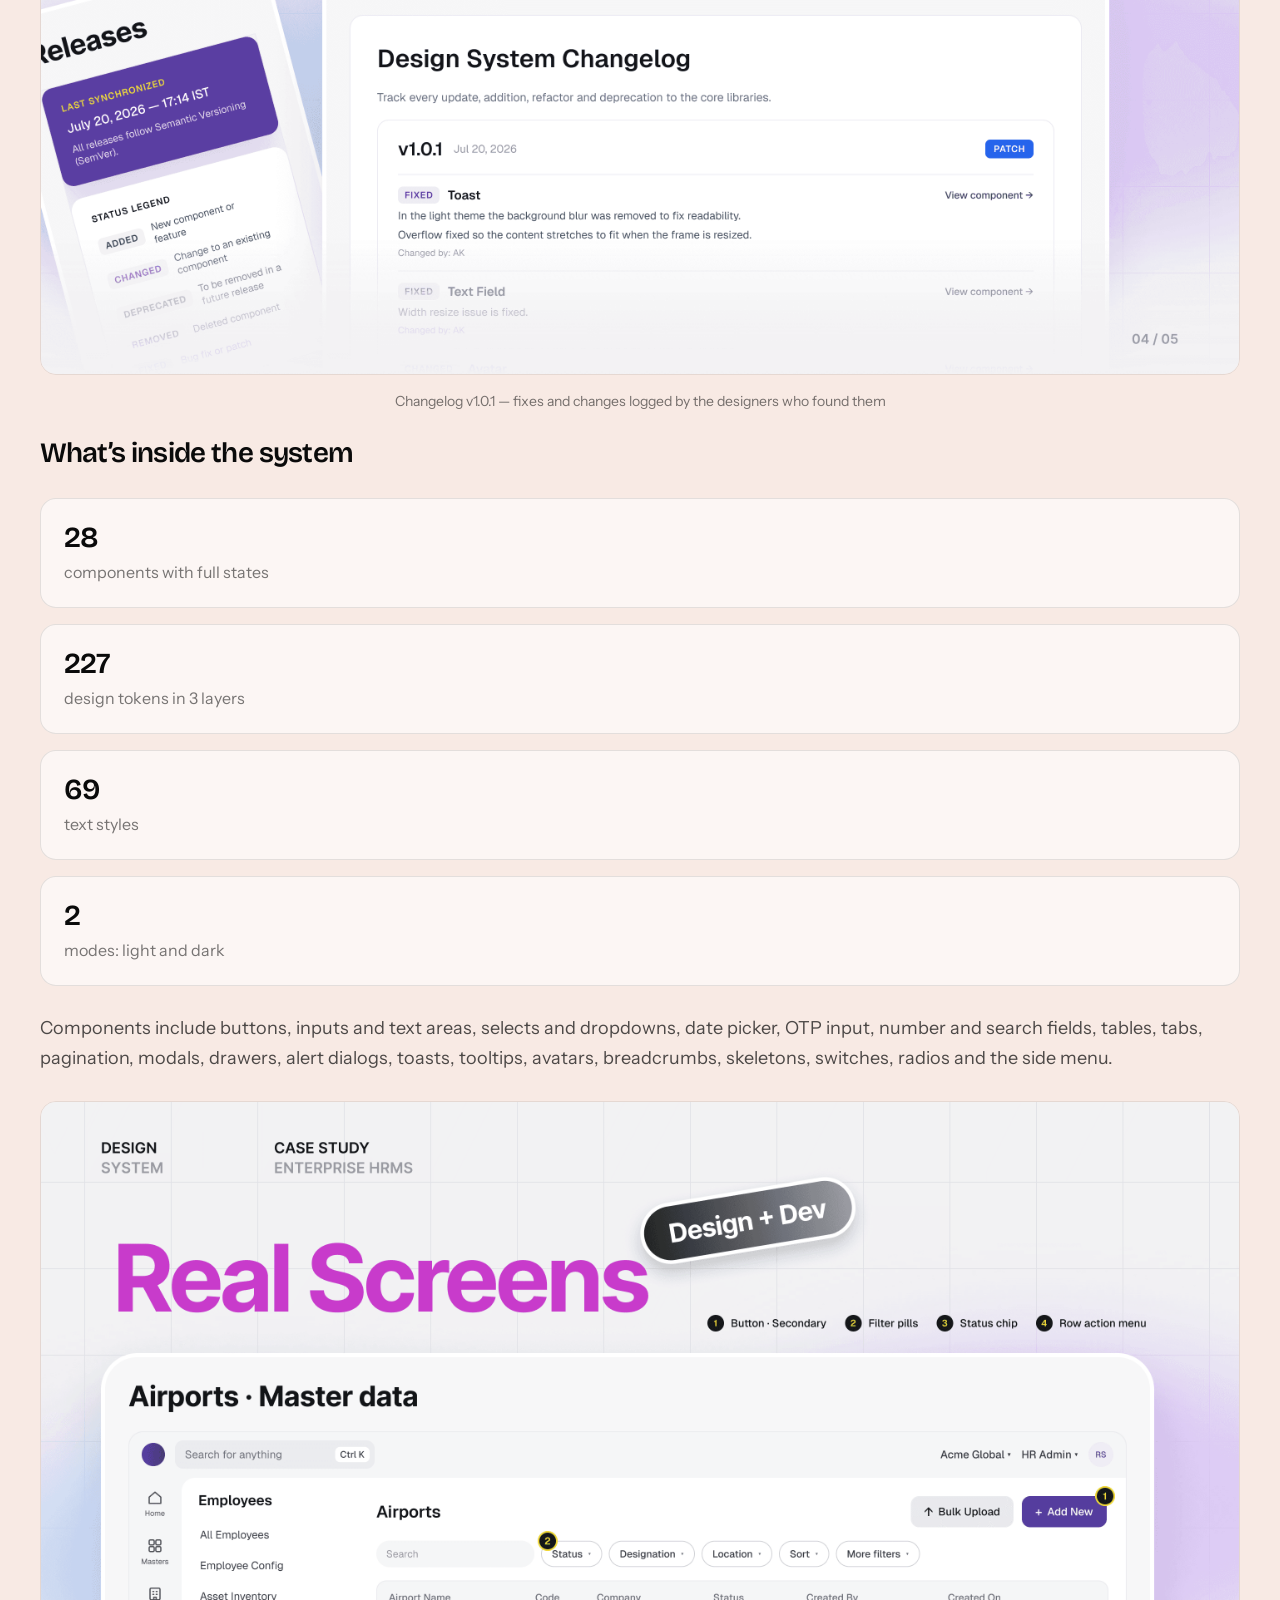
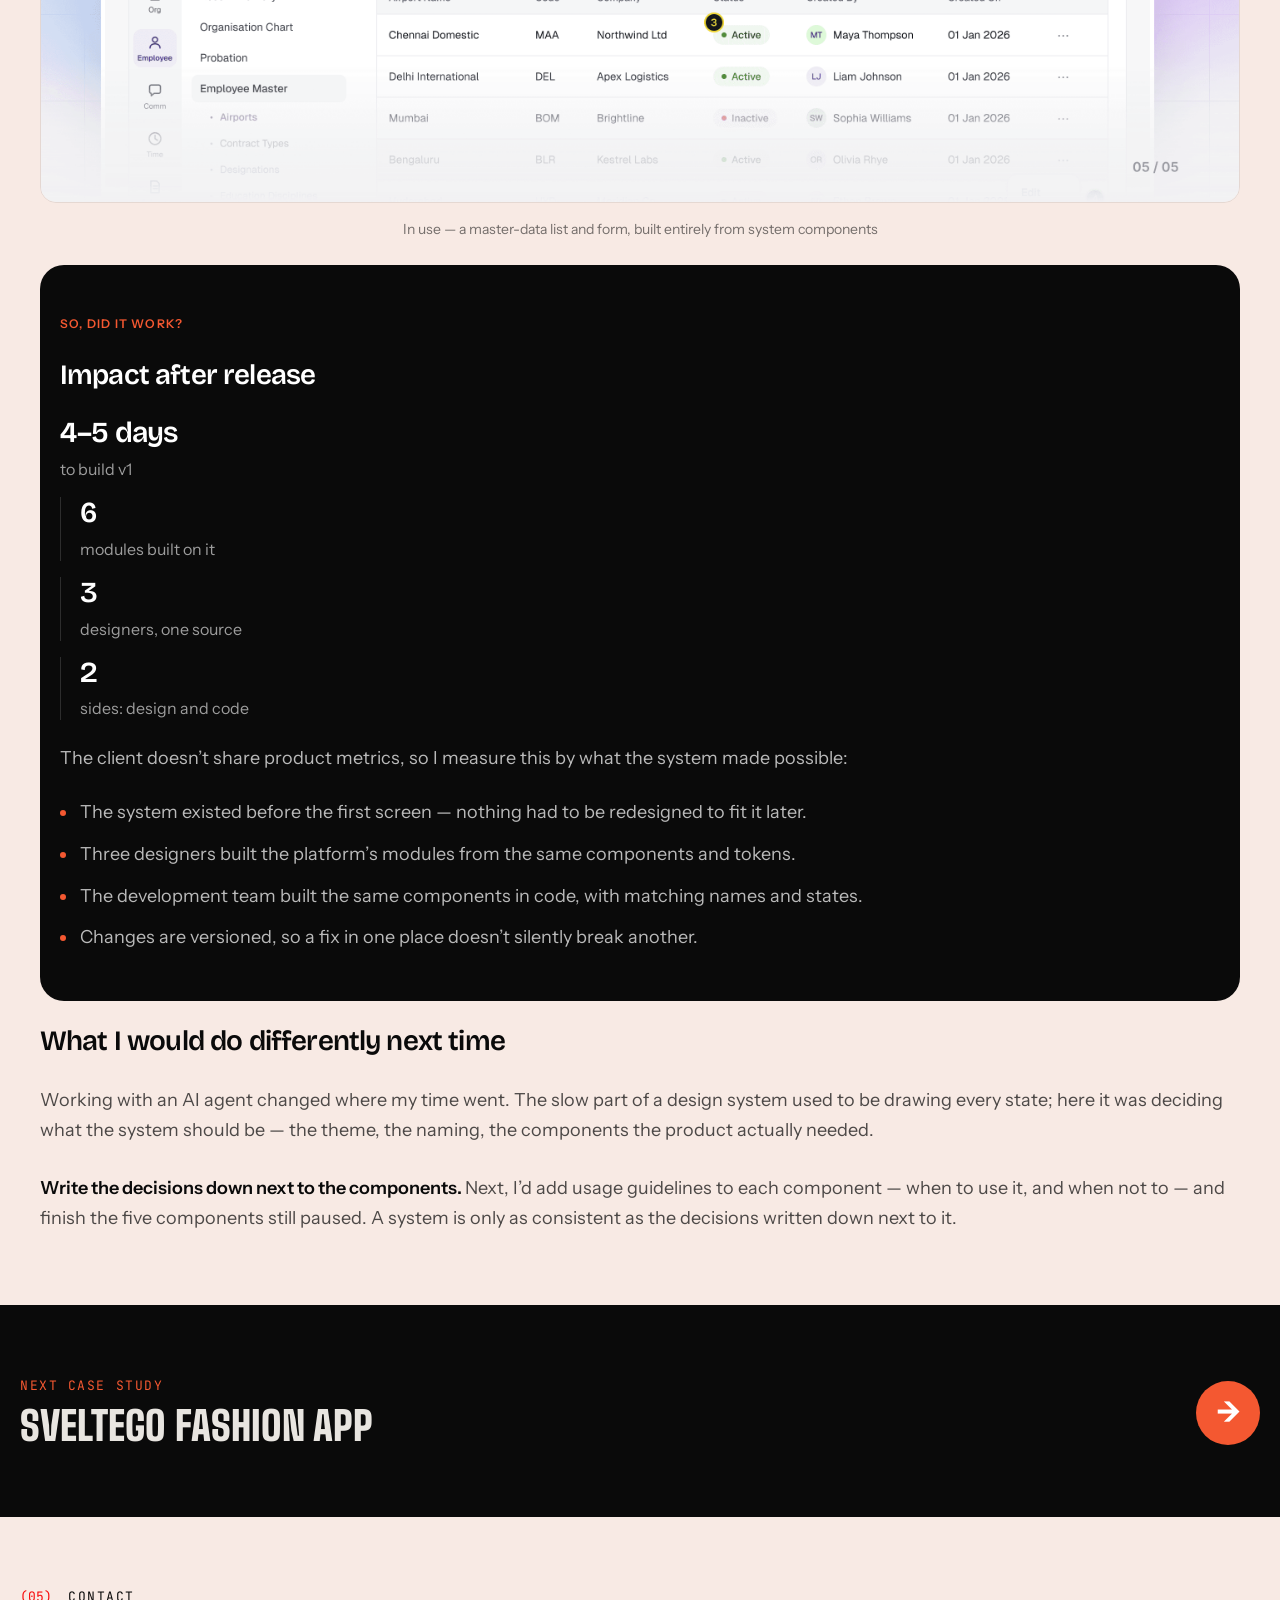
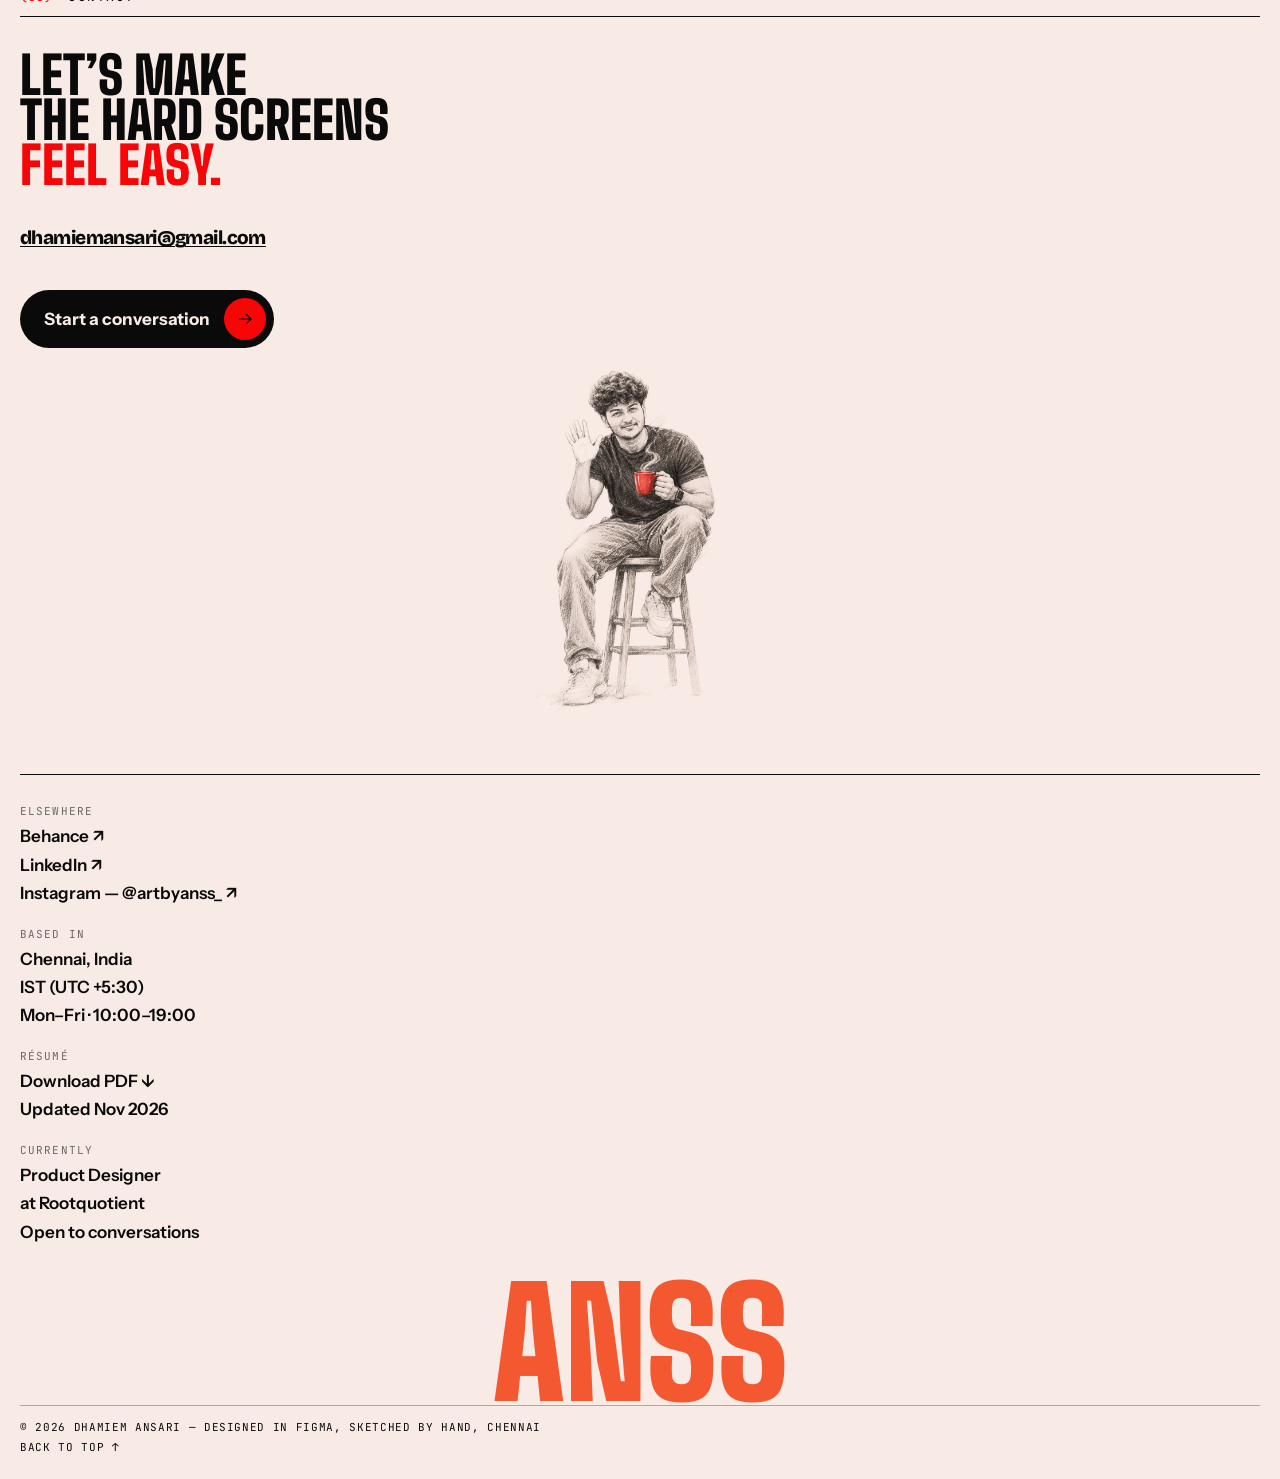
<file: hrms-design-system.html>
<!DOCTYPE html>
<html lang="en">
<head>
  <meta charset="utf-8">
  <meta name="viewport" content="width=device-width, initial-scale=1">
  <title>Enterprise HRMS design system case study · Dhamiem Ansari</title>
  <meta name="description" content="Case study by Dhamiem Ansari: a token-first design system for a six-module enterprise HRMS — built solo in under a week with an AI agent, now used in both design and code.">
  <meta name="theme-color" content="#F45831">

  <link rel="canonical" href="https://dhamiemansari.com/hrms-design-system">
  <meta property="og:url" content="https://dhamiemansari.com/hrms-design-system">
  <meta property="og:site_name" content="Dhamiem Ansari">
  <meta name="author" content="Dhamiem Ansari">
  <meta property="og:type" content="website">
  <meta property="og:title" content="Enterprise HRMS design system case study · Dhamiem Ansari">
  <meta property="og:description" content="Case study by Dhamiem Ansari: a token-first design system for a six-module enterprise HRMS — built solo in under a week with an AI agent, now used in both design and code.">
  <meta property="og:image" content="https://dhamiemansari.com/assets/img/NArjonOzEowqveGixobbCnYiuLc.png">
  <meta name="twitter:card" content="summary_large_image">

  <link rel="icon" type="image/svg+xml" href="/assets/img/dMT9slzYS0A83HWiABIukZHcNY.svg">
  <link rel="apple-touch-icon" href="/assets/img/dMT9slzYS0A83HWiABIukZHcNY.svg">

  <link rel="preconnect" href="https://fonts.googleapis.com">
  <link rel="preconnect" href="https://fonts.gstatic.com" crossorigin>
  <!-- One stylesheet per family so a missing family never breaks the others -->
  <link rel="stylesheet" href="https://fonts.googleapis.com/css2?family=Big+Shoulders:wght@900&display=swap">
  <link rel="stylesheet" href="https://fonts.googleapis.com/css2?family=Big+Shoulders+Display:wght@900&display=swap">
  <link rel="stylesheet" href="https://fonts.googleapis.com/css2?family=Bricolage+Grotesque:opsz,wght@12..96,500..800&display=swap">
  <link rel="stylesheet" href="https://fonts.googleapis.com/css2?family=Instrument+Sans:ital,wght@0,400..700;1,500&display=swap">
  <link rel="stylesheet" href="https://fonts.googleapis.com/css2?family=JetBrains+Mono:wght@400..600&display=swap">
  <link rel="stylesheet" href="https://fonts.googleapis.com/css2?family=Gochi+Hand&display=swap">
  <link rel="stylesheet" href="/css/site.css?v=86e78a92">
  <link rel="stylesheet" href="/css/case.css?v=7797f59f">
</head>
<body>

<svg width="0" height="0" style="position:absolute" aria-hidden="true">
  <symbol id="i-arrow-ur" viewBox="0 0 24 24"><path d="M7 17 17 7M8 7h9v9"/></symbol>
  <symbol id="i-arrow-r" viewBox="0 0 24 24"><path d="M4 12h16M14 6l6 6-6 6"/></symbol>
</svg>

<!-- ============ Navigation ============ -->
<nav class="nav" aria-label="Main">
  <div class="nav__links">
    <a class="pill" href="/#work">Work</a>
    <a class="pill" href="/about">About</a>
    <a class="pill" href="/resume.pdf" target="_blank" rel="noopener">Résumé ↓</a>
  </div>
  <a class="nav__logo" href="/" aria-label="ANSS — home"><img src="/assets/logo.svg" alt="ANSS" width="784" height="267"></a>
  <div class="nav__right">
    <p class="nav__hours">Mon–Fri<br>10:00 – 19:00 IST</p>
    <a class="talk" href="mailto:dhamiemansari@gmail.com">Let’s talk
      <span class="talk__arrow"><svg class="icon"><use href="#i-arrow-ur"/></svg></span>
    </a>
  </div>
</nav>

<main>
<!-- ============ Hero ============ -->
  <header class="cs-hero" style="--swirl-o:0.09">
    <div class="swirl"></div>
    <div class="cs-hero__inner">
      <p class="cs-hero__label"><a href="/#work">← ALL WORK</a><span>CASE STUDY · DESIGN SYSTEM · ENTERPRISE SAAS · 6 MIN READ</span></p>
      <h1 class="cs-hero__title">The design system came before the first screen</h1>
      <p class="cs-hero__sub">A token-first design system for a six-module enterprise HRMS — built solo in under a week with an AI agent, and now used in both design and development.</p>
      <div class="cs-hero__media cs-hero__media--img">
        <img src="/assets/img/PsEcWL5eyvL6jDPD6fWB5Za7MU.png" alt="HRMS design system overview" width="2880" height="1684" fetchpriority="high">
      </div>
    </div>
  </header>

  <!-- ============ Story ============ -->
  <div class="cs-body">
    <div class="cs-cols">
      <aside class="cs-side">
        <a class="go-back" href="/#work">← Go back</a>
        <nav class="sec-nav" aria-label="Case study sections">
          <a href="#cs-overview">Overview</a>
          <a href="#cs-problem">Problem</a>
          <a href="#cs-demands">Demands</a>
          <a href="#cs-principles">Principles</a>
          <a href="#cs-process">Process</a>
          <a href="#cs-shipped">What shipped</a>
          <a href="#cs-impact">Impact</a>
          <a href="#cs-reflection">Reflection</a>
        </nav>
      </aside>

      <div class="cs-story">
        <section class="cs-sec" id="cs-overview">
          <h2 class="cs-h2">First, a little context</h2>
          <div class="cs-block">
            <h3 class="cs-h3">About the client</h3>
            <p class="cs-p">An Indian enterprise (under NDA) building an HRMS: one platform for employees, policies, payroll-adjacent masters, settings and super-admin controls. It was planned as a large product that would keep growing, module by module.</p>
          </div>
          <div class="cs-block">
            <h3 class="cs-h3">Overview</h3>
            <p class="cs-p">Before any screen was designed, I built the design system on my own. Three designers then designed the platform on top of it, and the development team built the same components in code.</p>
          </div>
          <div class="cs-facts">
            <div><h3 class="cs-h3">Role</h3><p class="cs-p">Sole designer of the design system</p></div>
            <div><h3 class="cs-h3">Timeline</h3><p class="cs-p">4–5 days for v1</p></div>
            <div><h3 class="cs-h3">Tools</h3><p class="cs-p">Figma · Claude + Figma agent (MCP)</p></div>
            <div><h3 class="cs-h3">Client</h3><p class="cs-p">Enterprise HRMS · Indian client · NDA</p></div>
          </div>
          <div class="cs-group">
            <h3 class="cs-h3">Outcomes</h3>
            <div class="cs-grid">
              <div class="cs-card cs-card--tight cs-card--out"><h4 class="cs-h3">4–5 days</h4><p class="cs-card__d">To build v1 of the system, solo</p></div>
              <div class="cs-card cs-card--tight cs-card--out"><h4 class="cs-h3">28 components</h4><p class="cs-card__d">With full states, on 227 tokens</p></div>
              <div class="cs-card cs-card--tight cs-card--out"><h4 class="cs-h3">3 designers</h4><p class="cs-card__d">Plus a dev team, building from one source</p></div>
            </div>
          </div>
          <div class="cs-key">
            <p class="cs-kicker">KEY POINT</p>
            <p class="cs-p">On a platform this big, inconsistency compounds. Every screen drawn without a system is a screen someone redraws later — so the system had to come first.</p>
          </div>
        </section>

        <section class="cs-sec" id="cs-problem">
          <h2 class="cs-h2">The system had one job: let several people build a large product in parallel without it drifting apart</h2>
          <div class="cs-problem">
            <p class="cs-kicker">CORE PROBLEM STATEMENT</p>
            <p class="cs-problem__q">“A team of three designers is building a six-module enterprise HRMS. They need one shared set of tokens and components, so they can ship every module looking and behaving the same.”</p>
            <p class="cs-problem__note">Written as a user story — user, role, need and goal — before any component was drawn.</p>
          </div>
          <p class="cs-p"><b>Developers needed the same thing from the other side: </b>component names and states that match what they build.</p>
        </section>

        <section class="cs-sec" id="cs-demands">
          <h2 class="cs-h2">Four demands shaped what the system had to cover</h2>
          <p class="cs-p">Looking at the platform’s first modules, these four set the scope of the system.</p>
          <div class="cs-grid" style="--cols:2">
            <div class="cs-card"><p class="cs-card__n">01</p><h4 class="cs-h3">Six modules, three designers</h4><p class="cs-card__d">Login, employee management, policies, settings, masters and super admin — designed in parallel.</p></div>
            <div class="cs-card"><p class="cs-card__n">02</p><h4 class="cs-h3">Data-heavy screens</h4><p class="cs-card__d">Tables, filters, bulk upload and row actions appear on almost every page.</p></div>
            <div class="cs-card"><p class="cs-card__n">03</p><h4 class="cs-h3">Light and dark from day one</h4><p class="cs-card__d">The theme layer carries both modes, so no component hard-codes a colour.</p></div>
            <div class="cs-card"><p class="cs-card__n">04</p><h4 class="cs-h3">Built in code too</h4><p class="cs-card__d">Developers implement the same components, so names and states had to match.</p></div>
          </div>
        </section>

        <section class="cs-sec" id="cs-principles">
          <h2 class="cs-h2">Three rules kept a fast build from turning into a messy one</h2>
          <p class="cs-p">Speed came from the AI agent. These rules made sure speed didn’t cost consistency.</p>
          <div class="cs-grid">
            <div class="cs-card"><p class="cs-card__n">01</p><h4 class="cs-h3">Theme before components</h4><p class="cs-card__d">Tokens first, so every component — and every AI-generated variant — is on-brand from the first run.</p></div>
            <div class="cs-card"><p class="cs-card__n">02</p><h4 class="cs-h3">Borrow structure, own the brand</h4><p class="cs-card__d">Component anatomy comes from a proven open-source kit; the look comes entirely from the client’s theme.</p></div>
            <div class="cs-card"><p class="cs-card__n">03</p><h4 class="cs-h3">Every change is versioned</h4><p class="cs-card__d">A changelog with semantic versions, so designers and developers always know what moved.</p></div>
          </div>
        </section>

        <section class="cs-sec" id="cs-process">
          <h2 class="cs-h2">Breaking down the build, step by step</h2>
          <p class="cs-p">Theme first, then the agent, then the rules for changing it.</p>

          <div class="cs-step">
            <h3 class="cs-h3">1. The theme came first, built by hand</h3>
            <ul class="cs-bullets">
              <li class="cs-p"><span><b>Problem identified: </b>Components built before tokens end up full of raw values that drift module by module.</span></li>
              <li class="cs-p"><span><b>What I did: </b>Set the tokens in three layers — a base scale, a theme layer with light and dark modes, and a full colour palette — with typography, shadows and spacing set the same way.</span></li>
              <li class="cs-p"><span><b>Why it mattered: </b>Nothing downstream would ever need a raw value.</span></li>
            </ul>
            <figure class="cs-fig">
              <img src="/assets/img/YvtLMSw9AvNxfSMQ4ClY6ipxVKk.png" alt="Token layers — 12 base values feed 25 theme tokens in light and dark, which feed 190 colours" loading="lazy" width="2880" height="1684">
              <figcaption>Token layers — 12 base values feed 25 theme tokens in light and dark, which feed 190 colours</figcaption>
            </figure>
          </div>

          <div class="cs-step">
            <h3 class="cs-h3">2. Components were built with an AI agent — and judged by me</h3>
            <ul class="cs-bullets">
              <li class="cs-p"><span><b>What the agent did: </b>Generated component frames, variants and states through Figma’s MCP connection, applied theme tokens and text styles to every layer, and repeated the pattern across all 28 components.</span></li>
              <li class="cs-p"><span><b>What I did: </b>Built the theme and the naming before any component, chose which components and states the platform needed, and reviewed every component, fixing what didn’t hold up.</span></li>
              <li class="cs-p"><span><b>Why the order mattered: </b>Because the theme came first, the agent never had to guess a colour or a font. Its output was on-brand from the first run — my time went into judgement, not pixel-pushing.</span></li>
            </ul>
            <figure class="cs-fig">
              <img src="/assets/img/rNa0ID0tMXZUIbT2o5ZfpwC88.png" alt="Component sheet — every variant and state, built on theme tokens" loading="lazy" width="2880" height="1684">
              <figcaption>Component sheet — every variant and state, built on theme tokens</figcaption>
            </figure>
          </div>

          <div class="cs-step">
            <h3 class="cs-h3">3. A changelog the whole team writes in</h3>
            <ul class="cs-bullets">
              <li class="cs-p"><span><b>Problem identified: </b>Once three designers and a development team depend on a system, an unannounced change is a bug.</span></li>
              <li class="cs-p"><span><b>What I did: </b>Added a changelog page with semantic versions and a status legend — added, changed, deprecated, removed, fixed.</span></li>
              <li class="cs-p"><span><b>Where it landed: </b>Every entry names who made it, so a fix in one place never silently breaks another.</span></li>
            </ul>
            <figure class="cs-fig">
              <img src="/assets/img/6fEr2LW1koMm8kMmaTPZLKjKA.png" alt="Changelog v1.0.1 — fixes and changes logged by the designers who found them" loading="lazy" width="2880" height="1684">
              <figcaption>Changelog v1.0.1 — fixes and changes logged by the designers who found them</figcaption>
            </figure>
          </div>
        </section>

        <section class="cs-sec" id="cs-shipped">
          <h2 class="cs-h2">What’s inside the system</h2>
          <div class="cs-grid" style="--cols:4">
            <div class="cs-card cs-card--tight cs-card--stat"><p class="cs-card__big">28</p><p class="cs-card__lbl">components with full states</p></div>
            <div class="cs-card cs-card--tight cs-card--stat"><p class="cs-card__big">227</p><p class="cs-card__lbl">design tokens in 3 layers</p></div>
            <div class="cs-card cs-card--tight cs-card--stat"><p class="cs-card__big">69</p><p class="cs-card__lbl">text styles</p></div>
            <div class="cs-card cs-card--tight cs-card--stat"><p class="cs-card__big">2</p><p class="cs-card__lbl">modes: light and dark</p></div>
          </div>
          <p class="cs-p">Components include buttons, inputs and text areas, selects and dropdowns, date picker, OTP input, number and search fields, tables, tabs, pagination, modals, drawers, alert dialogs, toasts, tooltips, avatars, breadcrumbs, skeletons, switches, radios and the side menu.</p>
          <figure class="cs-fig">
            <img src="/assets/img/mtcLYFvP3oN1qmL6olz6QbHIk.png" alt="In use — a master-data list and form, built entirely from system components" loading="lazy" width="2880" height="1684">
            <figcaption>In use — a master-data list and form, built entirely from system components</figcaption>
          </figure>
        </section>

        <section class="cs-sec" id="cs-impact">
          <div class="cs-impact" style="--impact-gap:32px">
            <p class="cs-kicker">SO, DID IT WORK?</p>
            <h2 class="cs-h2">Impact after release</h2>
            <div class="cs-istats">
              <div class="cs-istat"><p class="cs-istat__n">4–5 days</p><p class="cs-istat__t">to build v1</p></div>
              <div class="cs-istat"><p class="cs-istat__n">6</p><p class="cs-istat__t">modules built on it</p></div>
              <div class="cs-istat"><p class="cs-istat__n">3</p><p class="cs-istat__t">designers, one source</p></div>
              <div class="cs-istat"><p class="cs-istat__n">2</p><p class="cs-istat__t">sides: design and code</p></div>
            </div>
            <p class="cs-p">The client doesn’t share product metrics, so I measure this by what the system made possible:</p>
            <ul class="cs-bullets">
              <li class="cs-p"><span>The system existed before the first screen — nothing had to be redesigned to fit it later.</span></li>
              <li class="cs-p"><span>Three designers built the platform’s modules from the same components and tokens.</span></li>
              <li class="cs-p"><span>The development team built the same components in code, with matching names and states.</span></li>
              <li class="cs-p"><span>Changes are versioned, so a fix in one place doesn’t silently break another.</span></li>
            </ul>
          </div>
        </section>

        <section class="cs-sec" id="cs-reflection">
          <h2 class="cs-h2">What I would do differently next time</h2>
          <p class="cs-p">Working with an AI agent changed where my time went. The slow part of a design system used to be drawing every state; here it was deciding what the system should be — the theme, the naming, the components the product actually needed.</p>
          <p class="cs-p"><b>Write the decisions down next to the components. </b>Next, I’d add usage guidelines to each component — when to use it, and when not to — and finish the five components still paused. A system is only as consistent as the decisions written down next to it.</p>
        </section>
      </div>
      <div class="cs-spacer"></div>
    </div>
  </div>

  <!-- ============ Next case ============ -->
  <section class="cs-next" aria-label="Next case study">
    <a class="cs-next__link" href="/sveltego" style="--spin:-45deg">
      <span class="cs-next__copy">
        <span class="cs-next__kicker">NEXT CASE STUDY</span>
        <span class="cs-next__title">Sveltego fashion app</span>
      </span>
      <span class="cs-next__arrow" aria-hidden="true">→</span>
    </a>
  </section>
</main>

<!-- ============ Footer / Contact ============ -->
<footer class="footer" id="contact">
  <div class="label-row"><span class="label-row__n">(05)</span><span class="label-row__t">CONTACT</span></div>
  <div class="footer__top">
    <div class="footer__message">
      <h2 class="footer__headline">Let’s make<br>the hard screens<br><em>feel easy.</em></h2>
      <a class="footer__email" href="mailto:dhamiemansari@gmail.com">dhamiemansari@gmail.com</a>
      <a class="cta" href="mailto:dhamiemansari@gmail.com">Start a conversation
        <span class="cta__arrow"><svg class="icon"><use href="#i-arrow-r"/></svg></span>
      </a>
    </div>
    <div class="footer__art">
      <img src="/assets/img/RTUVJ7Y61MXbLYpT169H3jozbfE.png" alt="Pencil self-portrait of Ansari holding a coffee" loading="lazy" width="1222" height="1222">
    </div>
  </div>
  <div class="footer__info">
    <dl><dt>ELSEWHERE</dt>
      <dd><a href="https://www.behance.net/anzz" target="_blank" rel="noopener">Behance ↗</a></dd>
      <dd><a href="https://www.linkedin.com/in/dhamiem-ansari/" target="_blank" rel="noopener">LinkedIn ↗</a></dd>
      <dd><a href="https://www.instagram.com/artbyanss_/" target="_blank" rel="noopener">Instagram — @artbyanss_ ↗</a></dd>
    </dl>
    <dl><dt>BASED IN</dt><dd>Chennai, India</dd><dd>IST (UTC +5:30)</dd><dd>Mon–Fri · 10:00–19:00</dd></dl>
    <dl><dt>RÉSUMÉ</dt>
      <dd><a href="/resume.pdf" download="Dhamiem-Ansari-Product-Designer-Resume.pdf" target="_blank" rel="noopener">Download PDF ↓</a></dd>
      <dd>Updated Nov 2026</dd>
    </dl>
    <dl><dt>CURRENTLY</dt><dd>Product Designer</dd><dd>at Rootquotient</dd><dd>Open to conversations</dd></dl>
  </div>
  <a class="footer__wordmark" href="/" aria-label="ANSS — home">ANSS</a>
  <div class="footer__colophon">
    <span>© 2026 Dhamiem Ansari — designed in Figma, sketched by hand, Chennai</span>
    <a href="#" data-top>Back to top ↑</a>
  </div>
</footer>

<script src="/js/site.js?v=55a5012e" defer></script>
<script src="/js/case.js?v=1907a09c" defer></script>
</body>
</html>
</file>
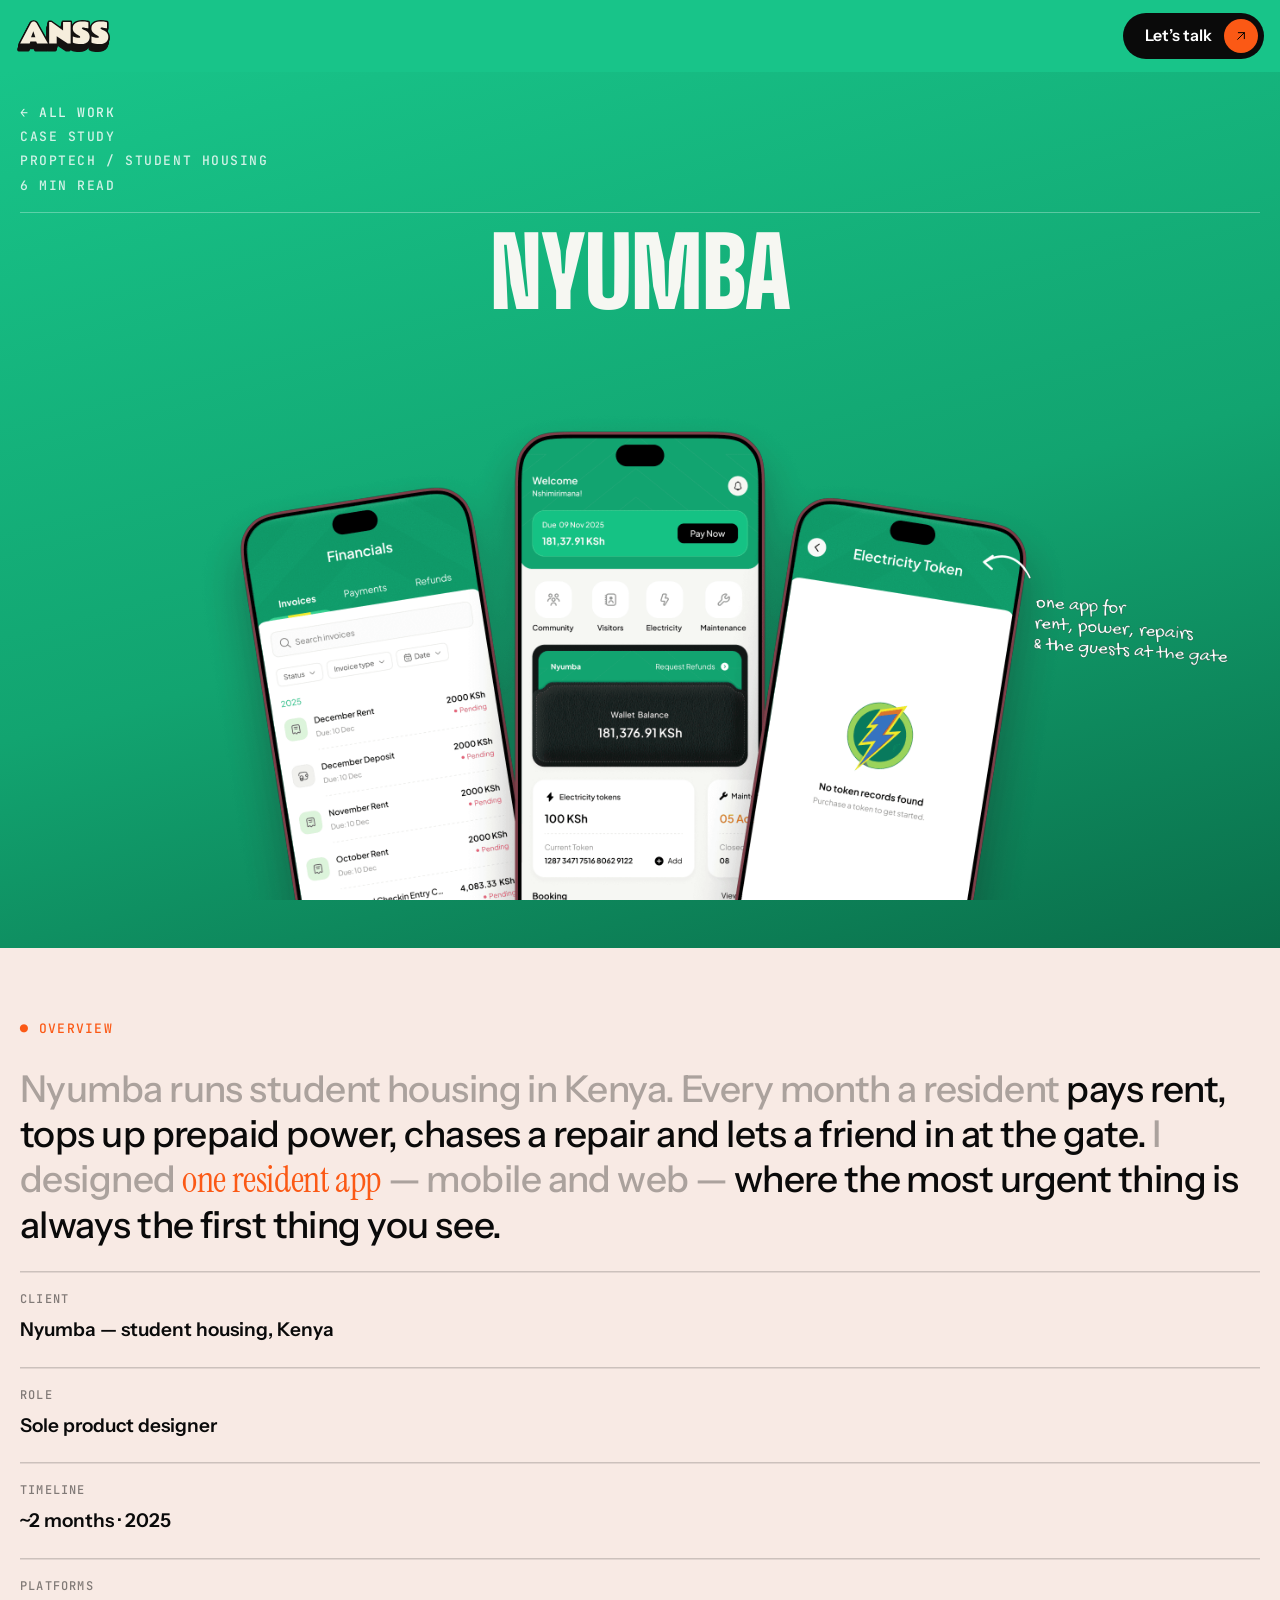
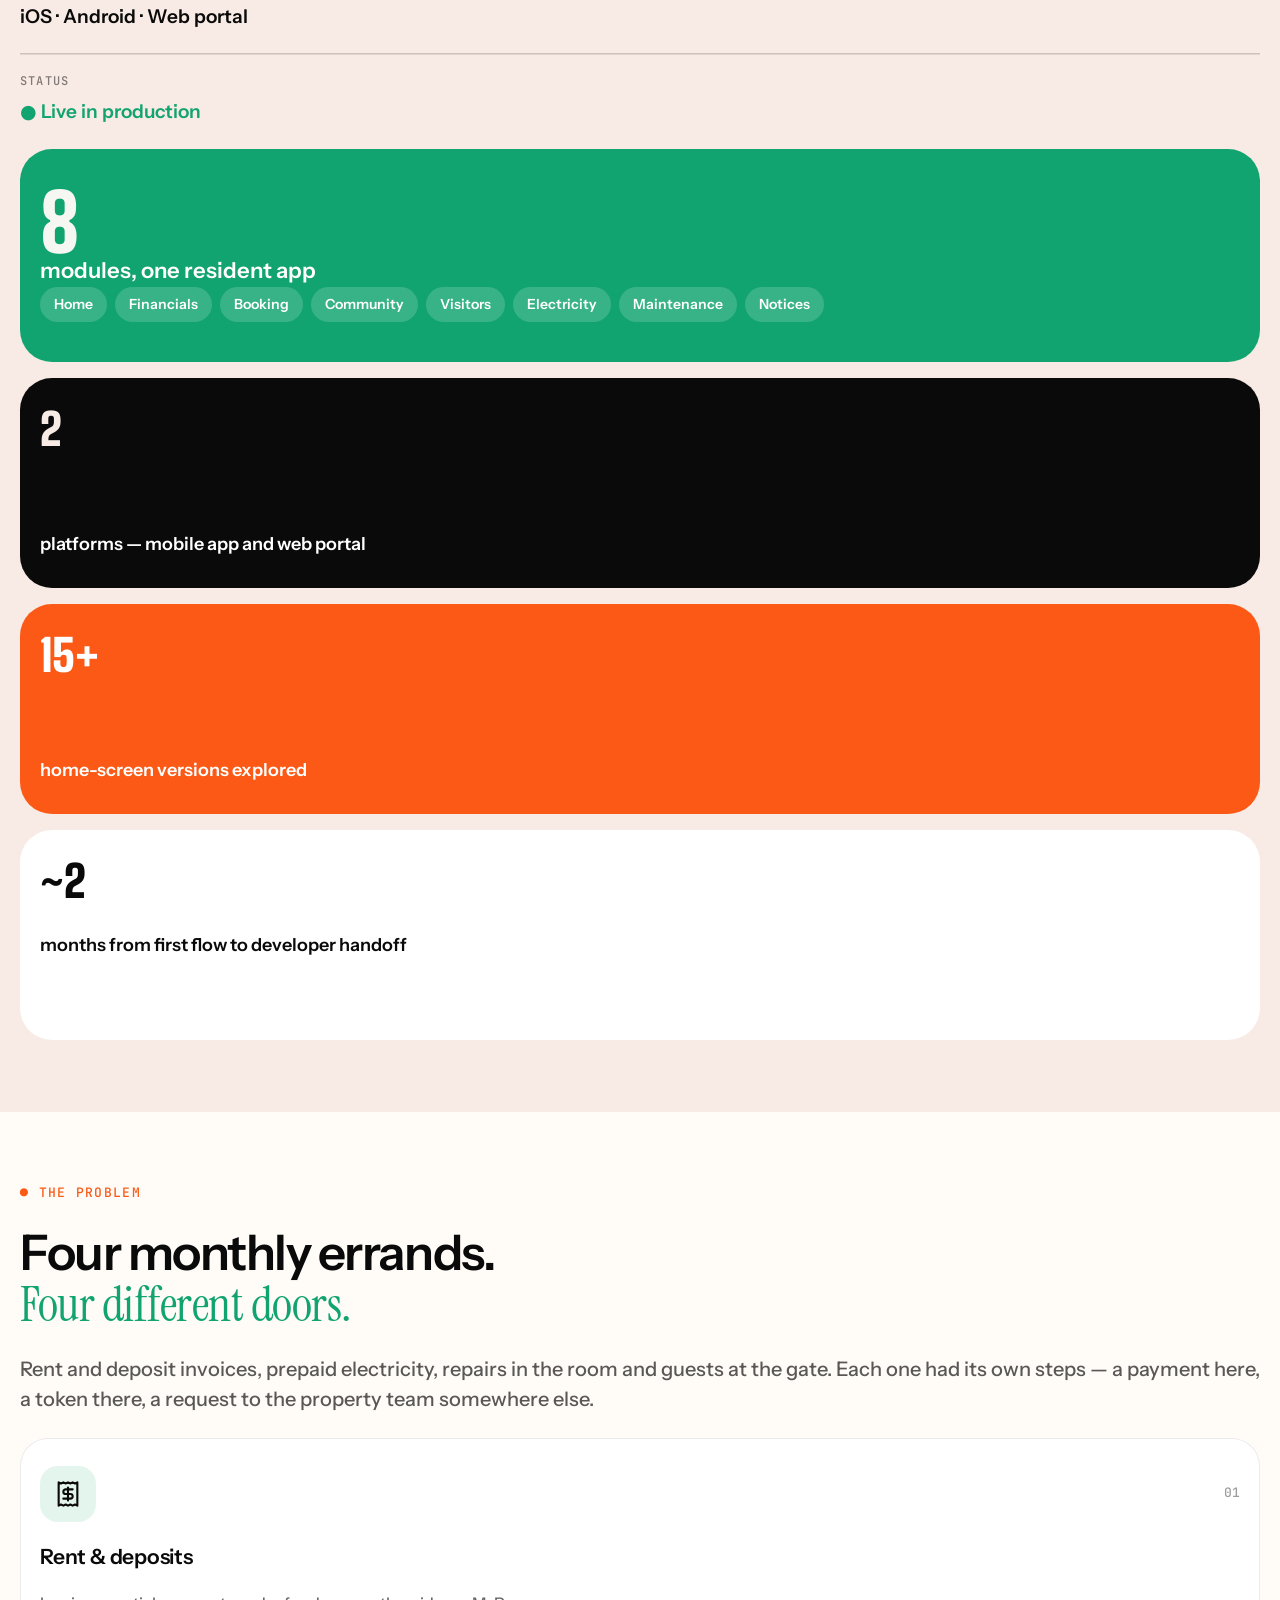
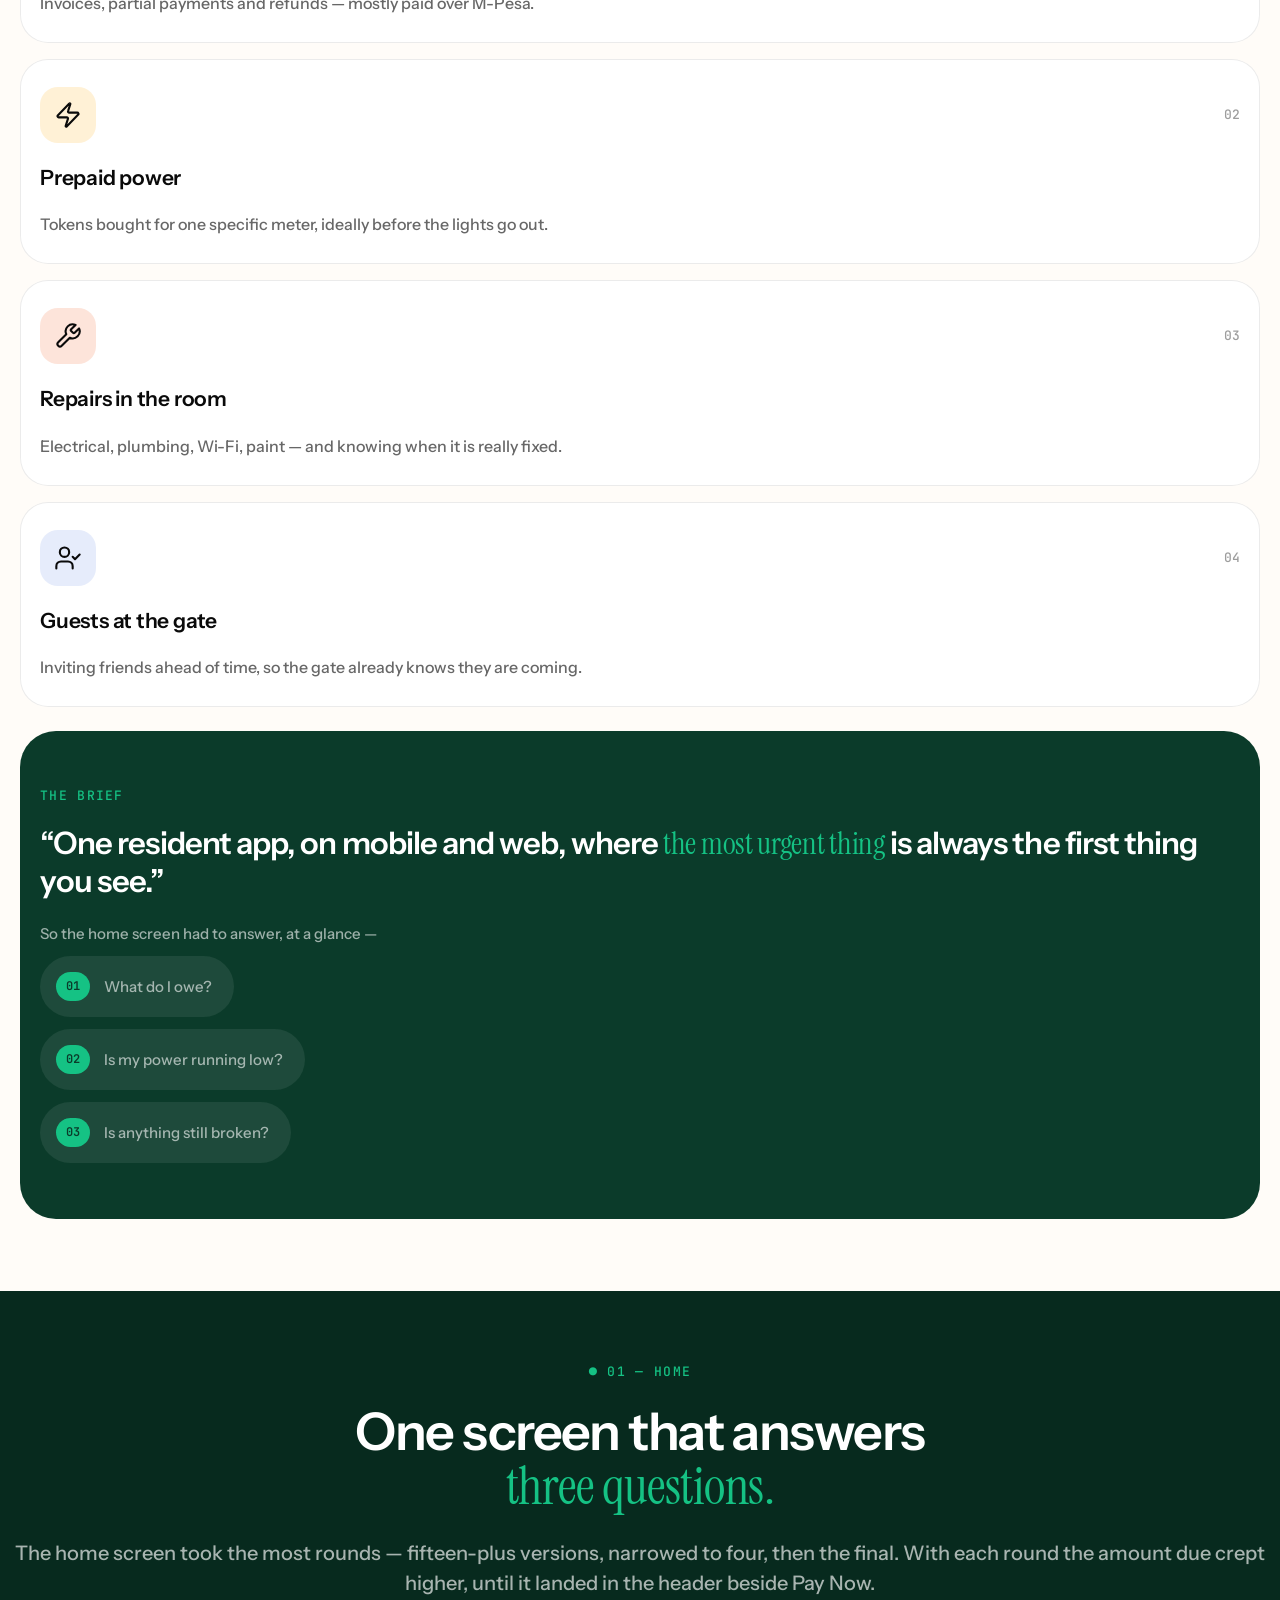
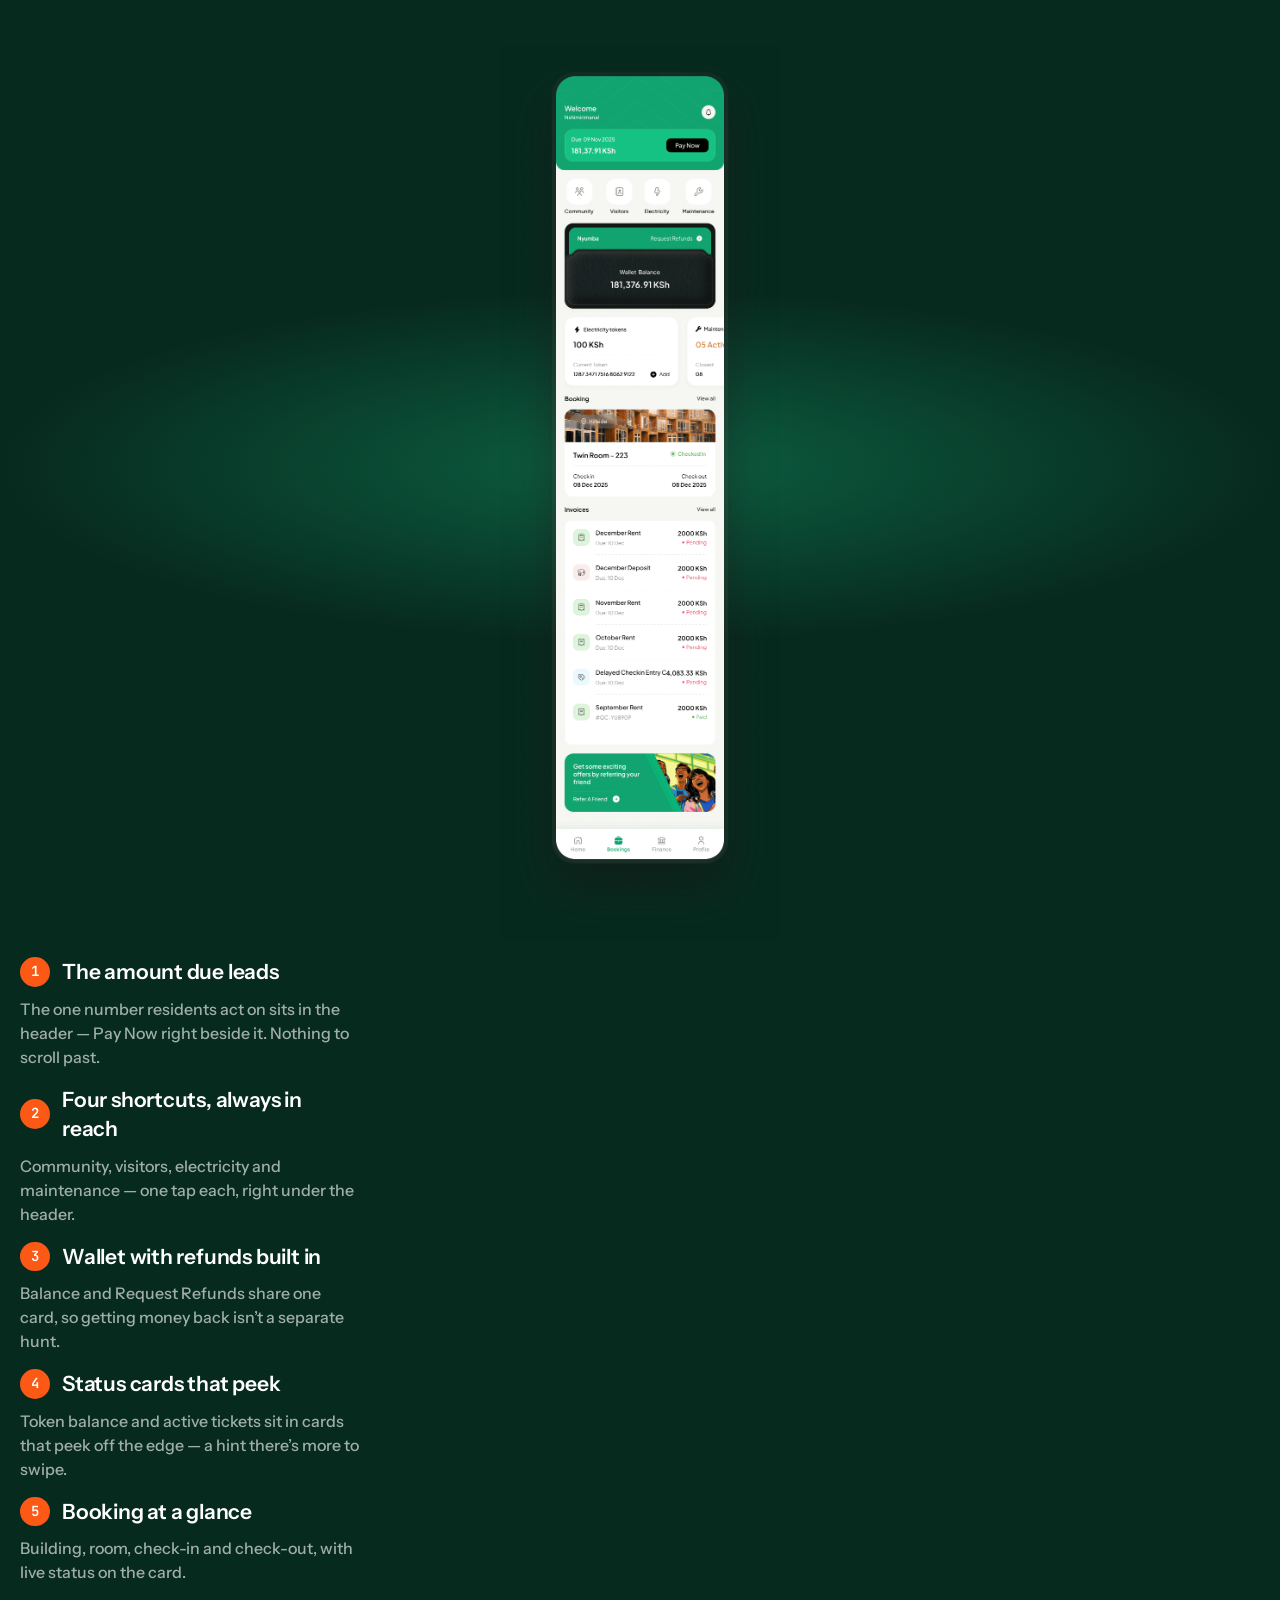
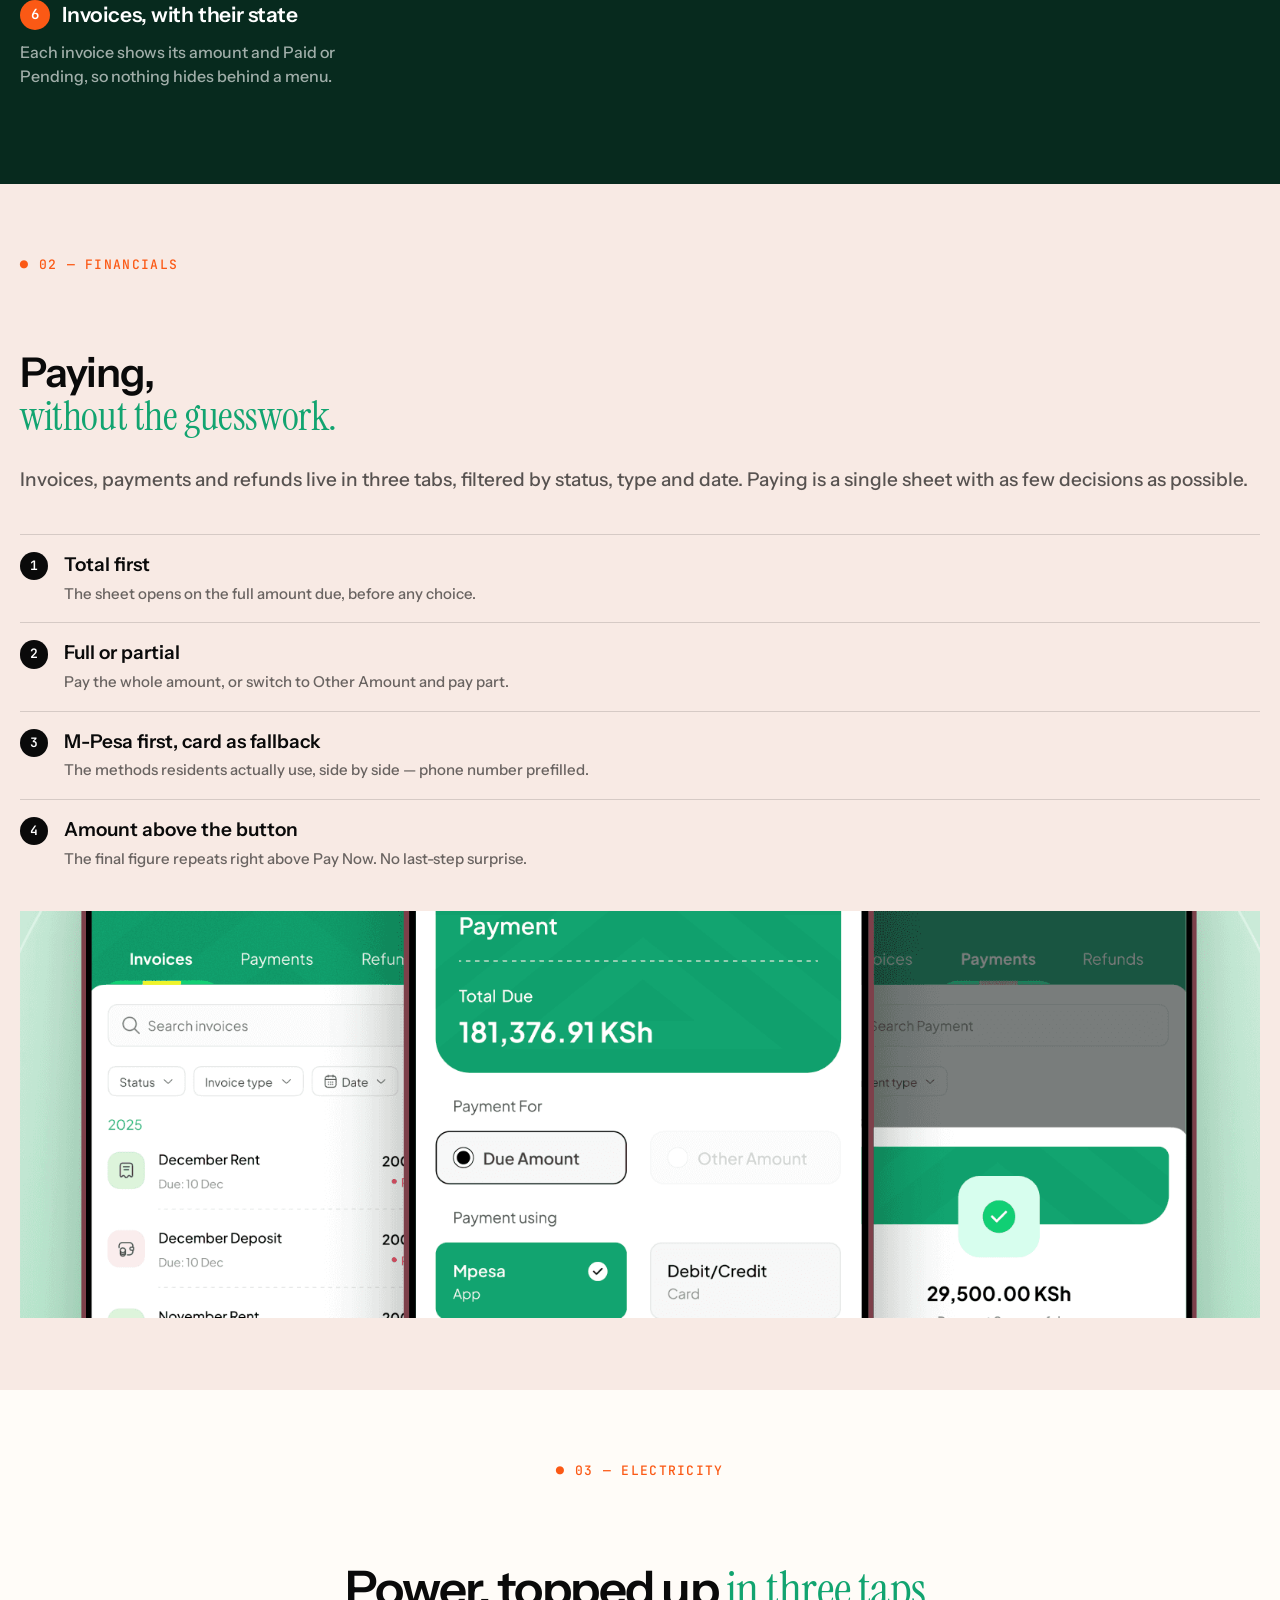
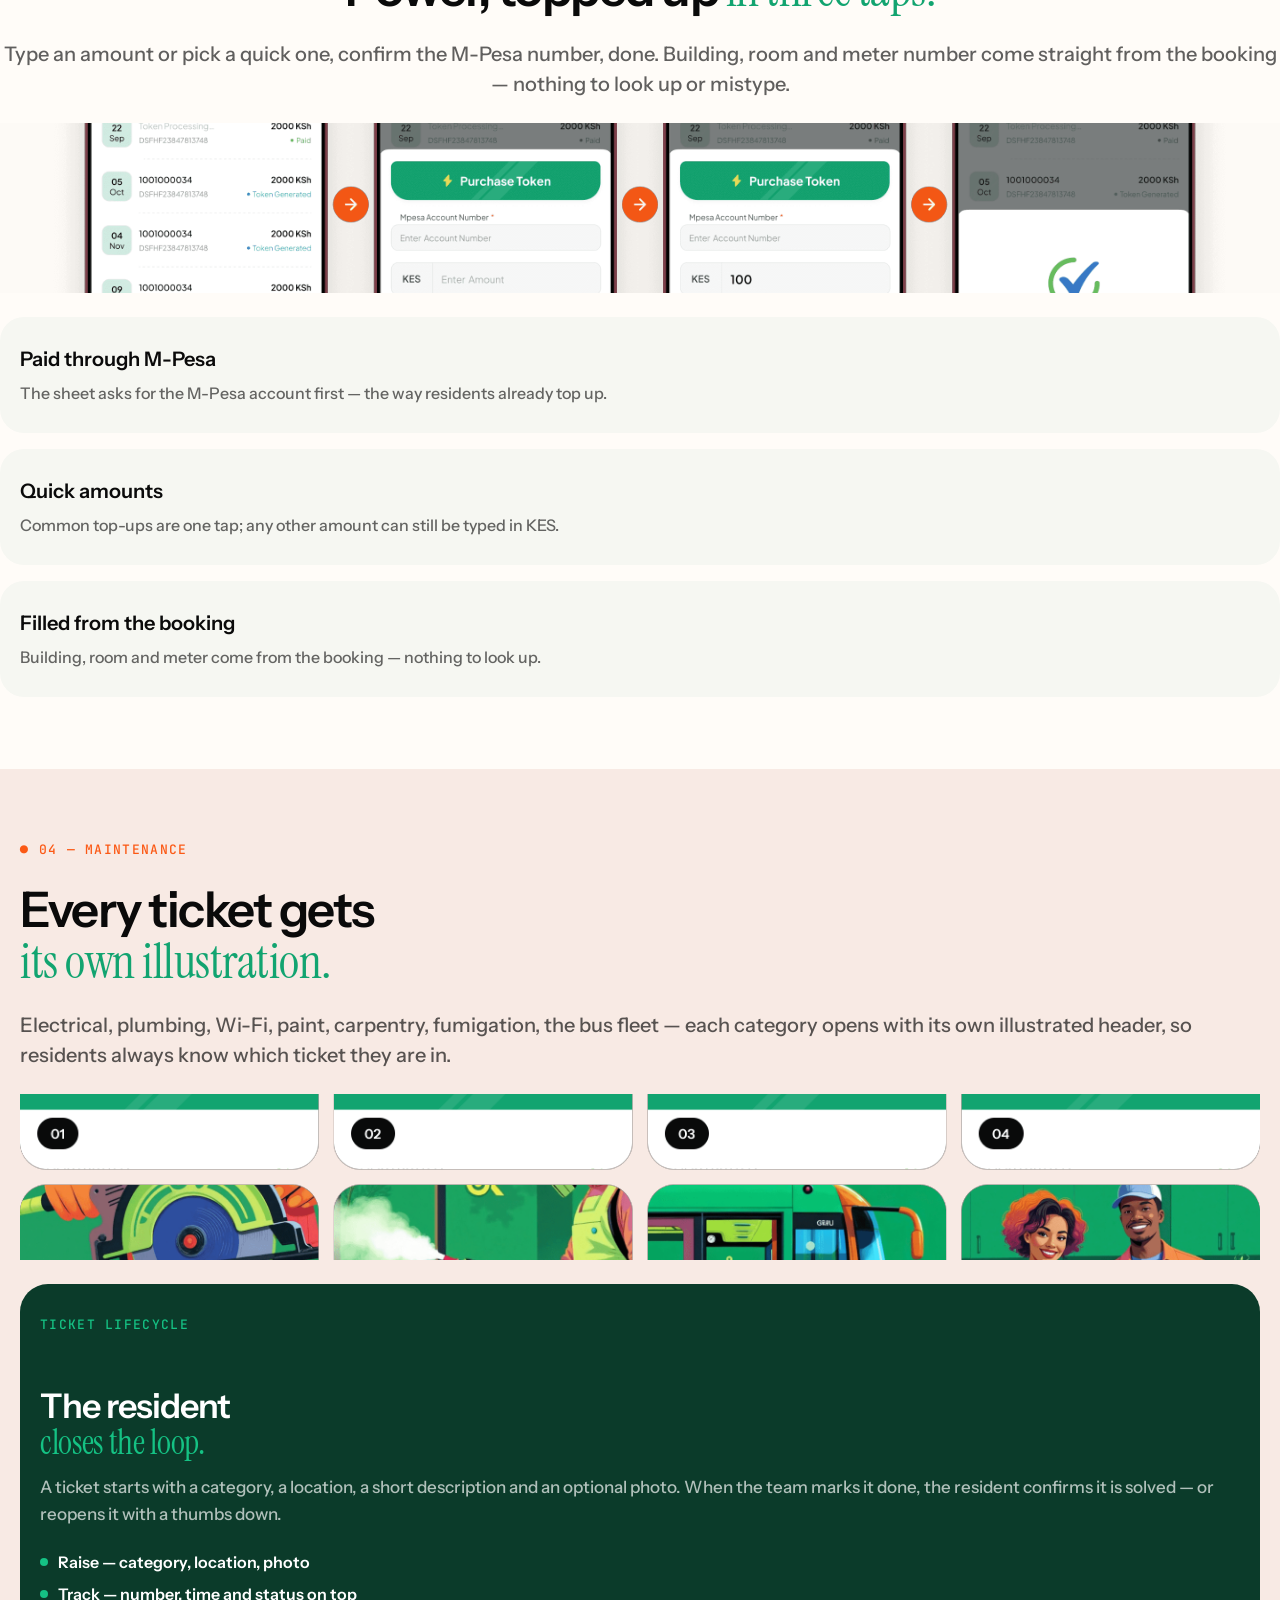
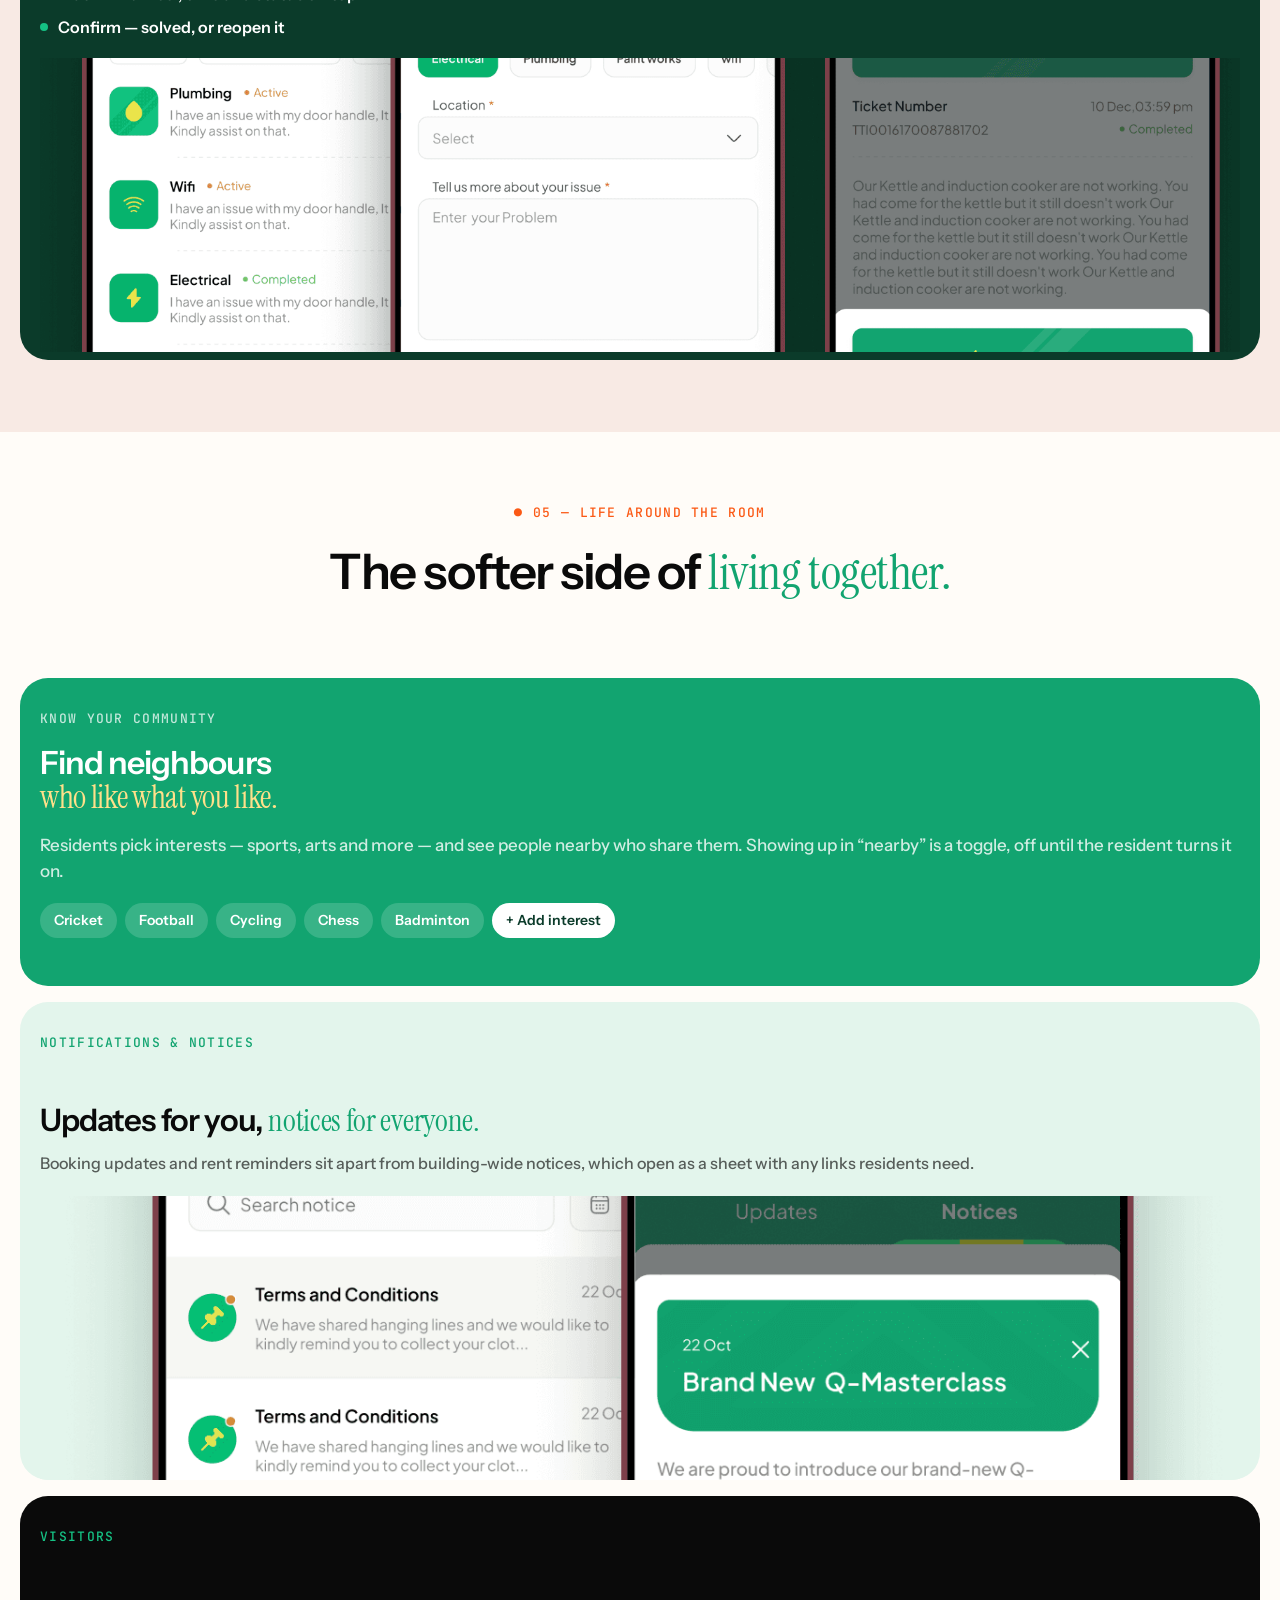
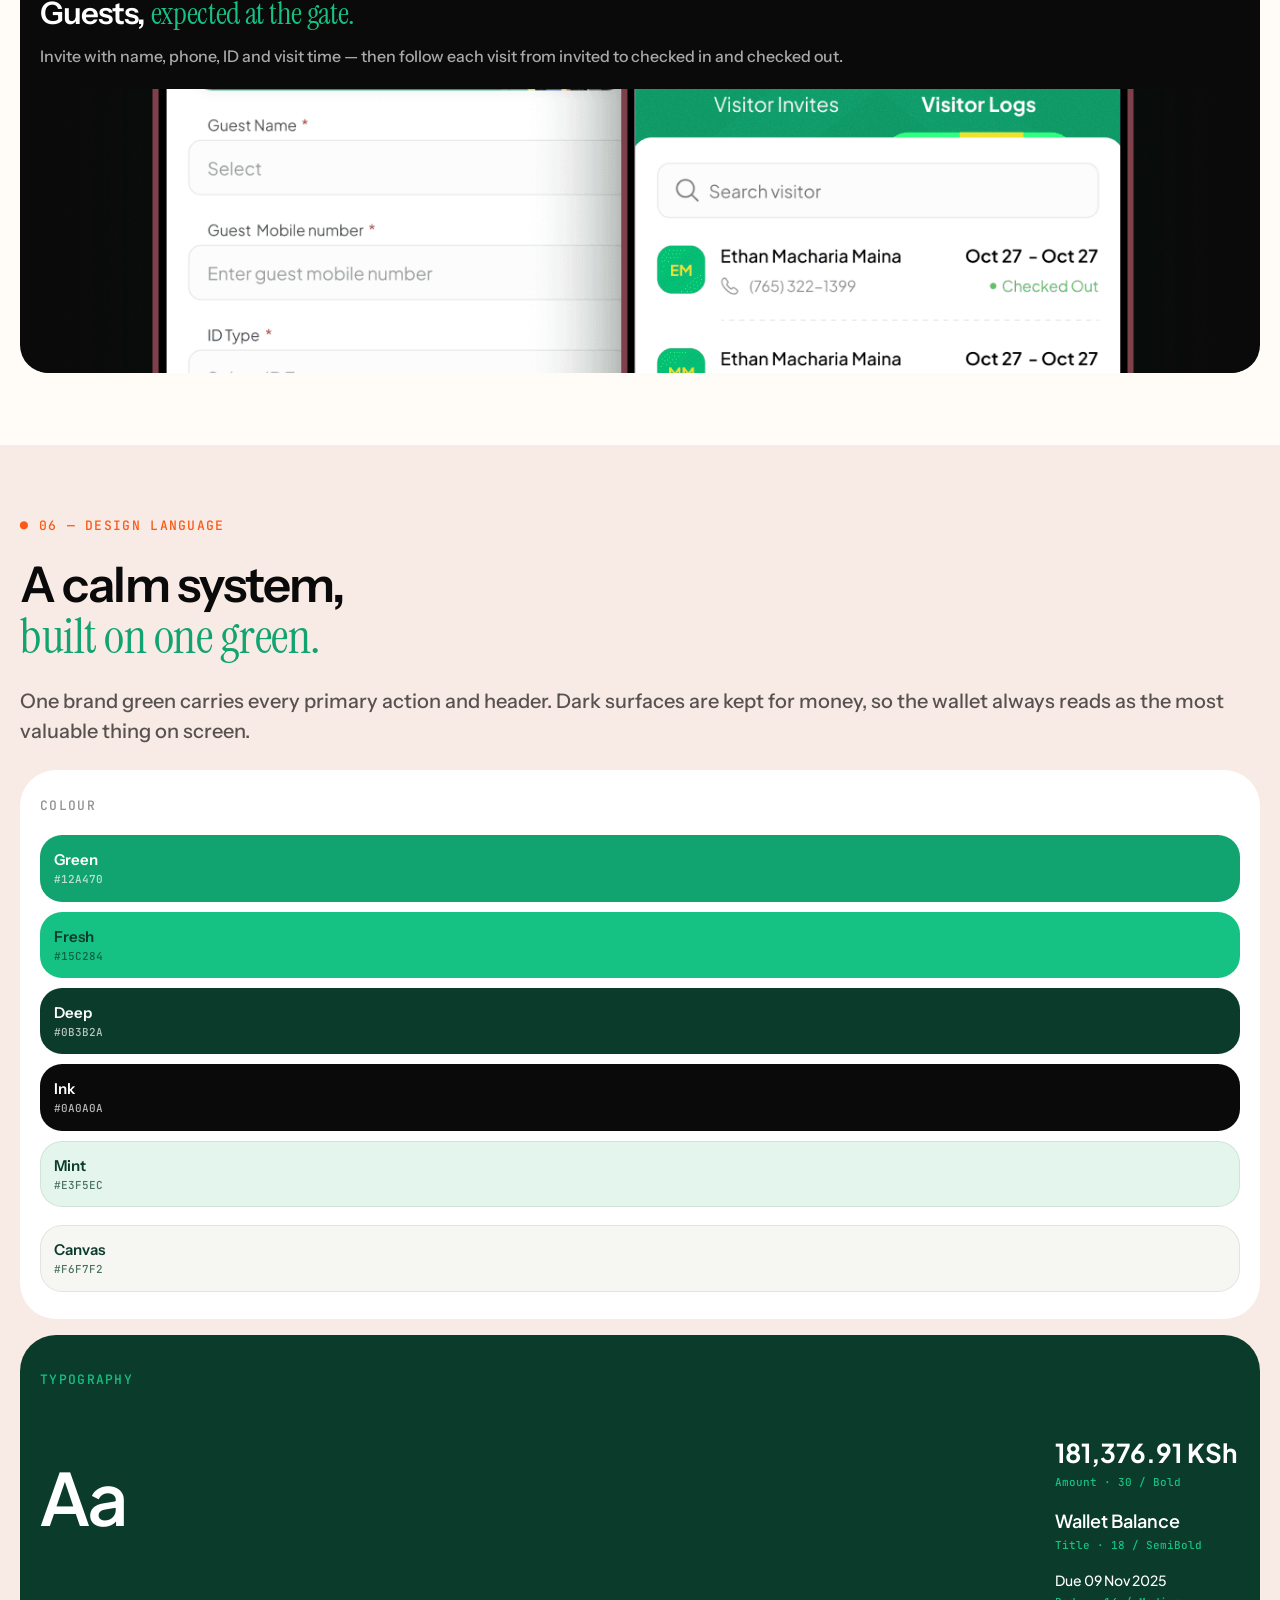
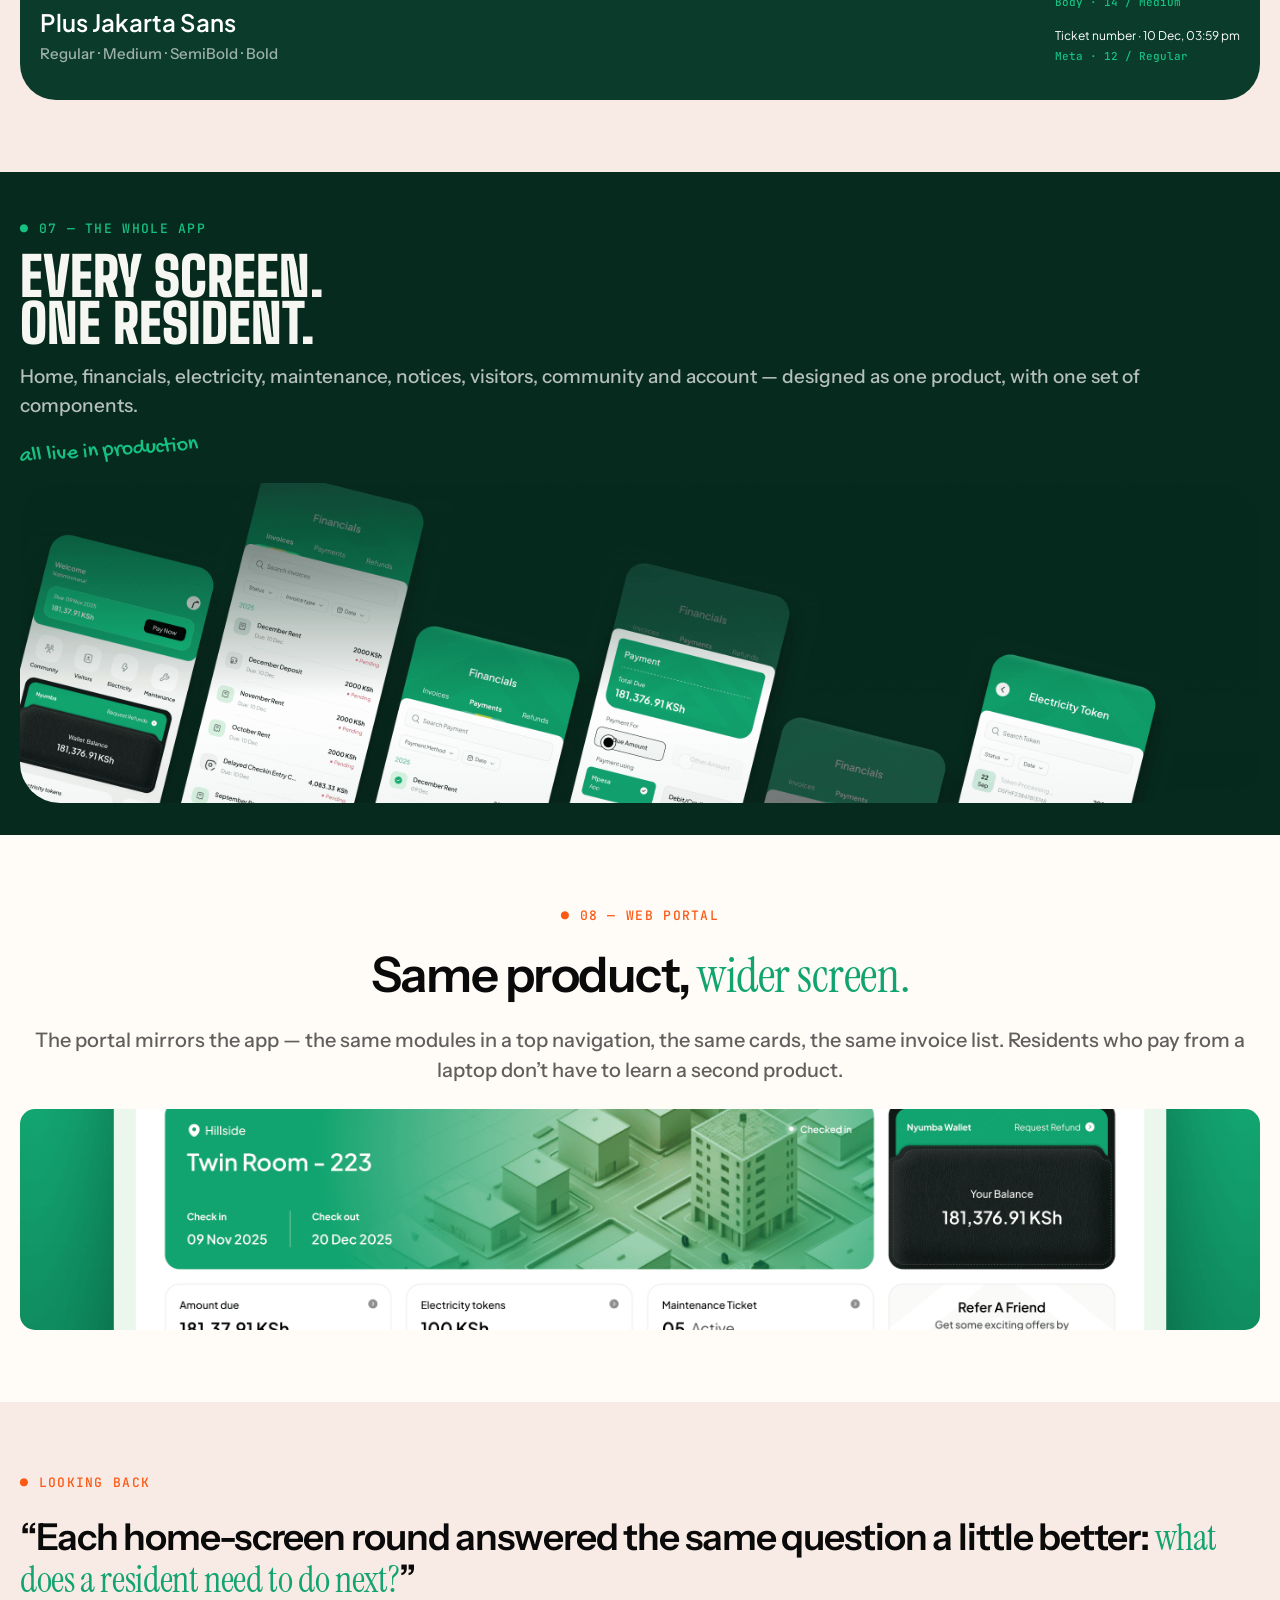
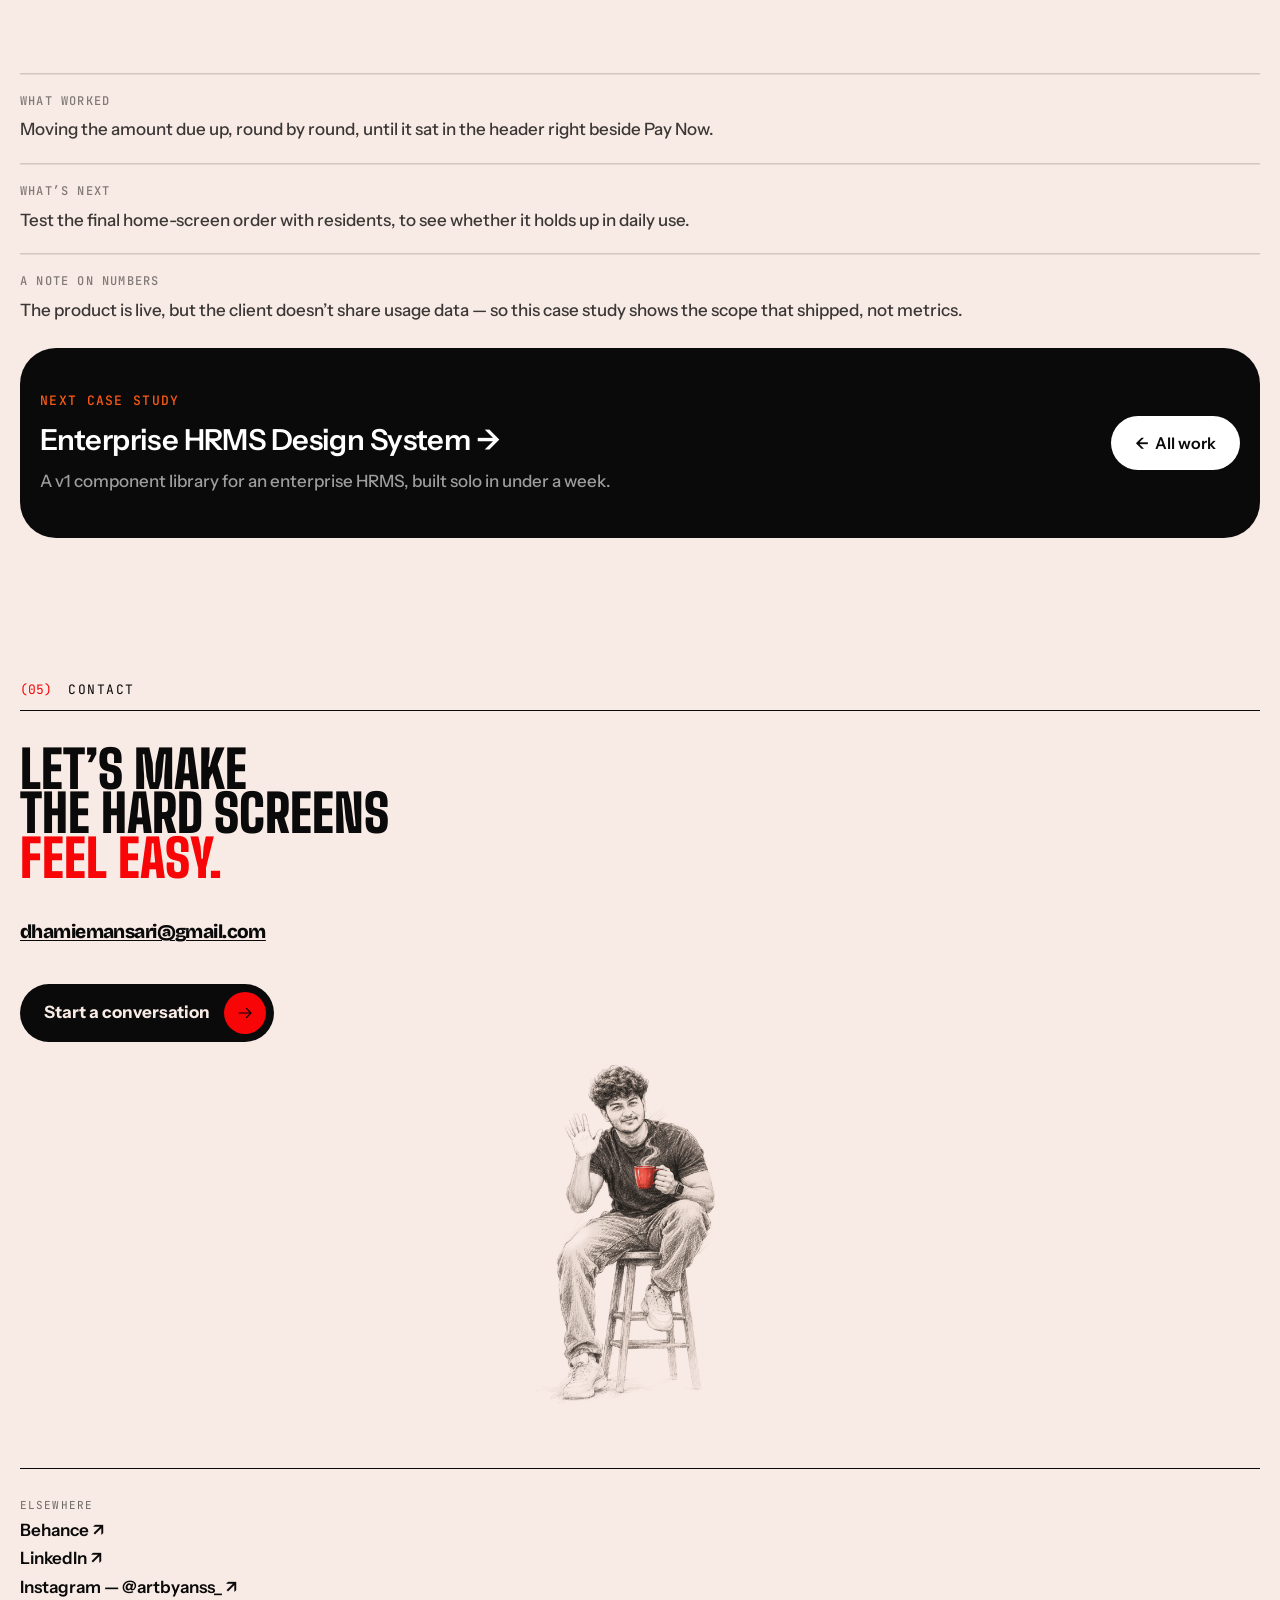
<file: nyumba.html>
<!DOCTYPE html>
<html lang="en">
<head>
  <meta charset="utf-8">
  <meta name="viewport" content="width=device-width, initial-scale=1">
  <title>Nyumba resident app case study · Dhamiem Ansari</title>
  <meta name="description" content="Case study by Dhamiem Ansari: one resident app for student housing in Kenya — rent, prepaid power, repairs and guests, on mobile and web.">
  <meta name="theme-color" content="#F45831">

  <link rel="canonical" href="https://dhamiemansari.com/nyumba">
  <meta property="og:url" content="https://dhamiemansari.com/nyumba">
  <meta property="og:site_name" content="Dhamiem Ansari">
  <meta name="author" content="Dhamiem Ansari">
  <meta property="og:type" content="website">
  <meta property="og:title" content="Nyumba resident app case study · Dhamiem Ansari">
  <meta property="og:description" content="Case study by Dhamiem Ansari: one resident app for student housing in Kenya — rent, prepaid power, repairs and guests, on mobile and web.">
  <meta property="og:image" content="https://dhamiemansari.com/assets/img/NArjonOzEowqveGixobbCnYiuLc.png">
  <meta name="twitter:card" content="summary_large_image">

  <link rel="icon" type="image/svg+xml" href="/assets/img/dMT9slzYS0A83HWiABIukZHcNY.svg">
  <link rel="apple-touch-icon" href="/assets/img/dMT9slzYS0A83HWiABIukZHcNY.svg">

  <link rel="preconnect" href="https://fonts.googleapis.com">
  <link rel="preconnect" href="https://fonts.gstatic.com" crossorigin>
  <!-- One stylesheet per family so a missing family never breaks the others -->
  <link rel="stylesheet" href="https://fonts.googleapis.com/css2?family=Big+Shoulders:wght@900&display=swap">
  <link rel="stylesheet" href="https://fonts.googleapis.com/css2?family=Big+Shoulders+Display:wght@900&display=swap">
  <link rel="stylesheet" href="https://fonts.googleapis.com/css2?family=Bricolage+Grotesque:opsz,wght@12..96,500..800&display=swap">
  <link rel="stylesheet" href="https://fonts.googleapis.com/css2?family=Instrument+Sans:ital,wght@0,400..700;1,500&display=swap">
  <link rel="stylesheet" href="https://fonts.googleapis.com/css2?family=JetBrains+Mono:wght@400..600&display=swap">
  <link rel="stylesheet" href="https://fonts.googleapis.com/css2?family=Gochi+Hand&display=swap">
  <link rel="stylesheet" href="https://fonts.googleapis.com/css2?family=Instrument+Serif&display=swap">
  <link rel="stylesheet" href="https://fonts.googleapis.com/css2?family=Plus+Jakarta+Sans:wght@400..700&display=swap">
  <link rel="stylesheet" href="/css/site.css?v=86e78a92">
  <link rel="stylesheet" href="/css/story.css?v=dfeee67a">
  <link rel="stylesheet" href="/css/nyumba.css?v=c7c12971">
</head>
<body>

<svg width="0" height="0" style="position:absolute" aria-hidden="true">
  <symbol id="i-arrow-ur" viewBox="0 0 24 24"><path d="M7 17 17 7M8 7h9v9"/></symbol>
  <symbol id="i-arrow-r" viewBox="0 0 24 24"><path d="M4 12h16M14 6l6 6-6 6"/></symbol>
</svg>

<!-- ============ Navigation ============ -->
<nav class="nav" aria-label="Main">
  <div class="nav__links">
    <a class="pill" href="/#work">Work</a>
    <a class="pill" href="/about">About</a>
    <a class="pill" href="/resume.pdf" target="_blank" rel="noopener">Résumé ↓</a>
  </div>
  <a class="nav__logo" href="/" aria-label="ANSS — home"><img src="/assets/logo.svg" alt="ANSS" width="784" height="267"></a>
  <div class="nav__right">
    <p class="nav__hours">Mon–Fri<br>10:00 – 19:00 IST</p>
    <a class="talk" href="mailto:dhamiemansari@gmail.com">Let’s talk
      <span class="talk__arrow"><svg class="icon"><use href="#i-arrow-ur"/></svg></span>
    </a>
  </div>
</nav>

<main>
<div class="st">
  <!-- ============ Hero ============ -->
  <header class="ny-hero">
    <div class="ny-hero__stage">
      <span class="ny-ring ny-ring--1" aria-hidden="true"></span>
      <span class="ny-ring ny-ring--2" aria-hidden="true"></span>
      <span class="ny-ring ny-ring--3" aria-hidden="true"></span>
      <p class="ny-crumb"><a href="/#work">←  ALL WORK</a><span class="dot" aria-hidden="true">·</span><span>CASE STUDY</span><span class="dot" aria-hidden="true">·</span><span>PROPTECH / STUDENT HOUSING</span><span class="dot" aria-hidden="true">·</span><span>6 MIN READ</span></p>
      <h1 class="ny-hero__title">NYUMBA</h1>
      <div class="ny-hero__phones mimg" role="img" aria-label="Nyumba resident app — Home, Financials and Electricity screens" style="--img:url('/assets/img/LAK3eqtJ11wMInMKGPjJ5ZWiglc.png');--mask:url('/assets/img/yenet4fFMmjC4n2vqsnVzCV4MFk.png')"></div>
      <p class="ny-hero__chip">Resident app · iOS · Android · Web</p>
    </div>
  </header>

  <!-- ============ Overview ============ -->
  <section class="st-sec st-paper st-ov" aria-label="Overview">
    <div class="st-inner">
      <div class="st-intro">
        <p class="st-eyebrow">●  OVERVIEW</p>
        <p class="st-lede">Nyumba runs student housing in Kenya. Every month a resident <b>pays rent, tops up prepaid power, chases a repair and lets a friend in at the gate.</b> I designed <em>one resident app</em> — mobile and web — <b>where the most urgent thing is always the first thing you see.</b></p>
      </div>
      <dl class="st-meta">
        <div><dt>CLIENT</dt><dd>Nyumba — student housing, Kenya</dd></div>
        <div><dt>ROLE</dt><dd>Sole product designer</dd></div>
        <div><dt>TIMELINE</dt><dd>~2 months · 2025</dd></div>
        <div><dt>PLATFORMS</dt><dd>iOS · Android · Web portal</dd></div>
        <div><dt>STATUS</dt><dd style="color:#12A470">● Live in production</dd></div>
      </dl>
      <div class="st-bento">
        <div class="st-stat st-stat--big">
          <div><p class="st-stat__n">8</p><p class="st-stat__t">modules, one resident app</p></div>
          <ul class="st-chips"><li class="st-chip">Home</li><li class="st-chip">Financials</li><li class="st-chip">Booking</li><li class="st-chip">Community</li><li class="st-chip">Visitors</li><li class="st-chip">Electricity</li><li class="st-chip">Maintenance</li><li class="st-chip">Notices</li></ul>
        </div>
        <div class="st-bento__col">
          <div class="st-bento__row">
            <div class="st-stat st-stat--ink"><p class="st-stat__n">2</p><p class="st-stat__t">platforms — mobile app and web portal</p></div>
            <div class="st-stat st-stat--hot"><p class="st-stat__n">15+</p><p class="st-stat__t">home-screen versions explored</p></div>
          </div>
          <div class="st-stat st-stat--white"><p class="st-stat__n">~2</p><p class="st-stat__t">months from first flow to developer handoff</p></div>
        </div>
      </div>
    </div>
  </section>

  <!-- ============ Problem ============ -->
  <section class="st-sec st-warm st-prob" aria-labelledby="ny-problem">
    <div class="st-inner">
      <div class="st-head">
        <div class="st-head__title">
          <p class="st-eyebrow">●  THE PROBLEM</p>
          <h2 class="st-h2" id="ny-problem">Four monthly errands.<br><em>Four different doors.</em></h2>
        </div>
        <p class="st-body">Rent and deposit invoices, prepaid electricity, repairs in the room and guests at the gate. Each one had its own steps — a payment here, a token there, a request to the property team somewhere else.</p>
      </div>
      <div class="st-cards4">
        <article class="st-errand">
          <div class="st-errand__top"><span class="st-errand__icon" style="background:#E3F5EC"><svg viewBox="0 0 24 24" aria-hidden="true"><path d="M4 2v20l2-1 2 1 2-1 2 1 2-1 2 1 2-1 2 1V2l-2 1-2-1-2 1-2-1-2 1-2-1-2 1Z"/><path d="M16 8h-6a2 2 0 1 0 0 4h4a2 2 0 1 1 0 4H8"/><path d="M12 17.5v-11"/></svg></span><span class="st-errand__n">01</span></div>
          <h3 class="st-errand__t">Rent &amp; deposits</h3>
          <p class="st-errand__d">Invoices, partial payments and refunds — mostly paid over M-Pesa.</p>
        </article>
        <article class="st-errand">
          <div class="st-errand__top"><span class="st-errand__icon" style="background:#FFF1D6"><svg viewBox="0 0 24 24" aria-hidden="true"><path d="M4 14a1 1 0 0 1-.78-1.63l9.9-10.2a.5.5 0 0 1 .86.46l-1.92 6.02A1 1 0 0 0 13 10h7a1 1 0 0 1 .78 1.63l-9.9 10.2a.5.5 0 0 1-.86-.46l1.92-6.02A1 1 0 0 0 11 14z"/></svg></span><span class="st-errand__n">02</span></div>
          <h3 class="st-errand__t">Prepaid power</h3>
          <p class="st-errand__d">Tokens bought for one specific meter, ideally before the lights go out.</p>
        </article>
        <article class="st-errand">
          <div class="st-errand__top"><span class="st-errand__icon" style="background:#FDE4DA"><svg viewBox="0 0 24 24" aria-hidden="true"><path d="M14.7 6.3a1 1 0 0 0 0 1.4l1.6 1.6a1 1 0 0 0 1.4 0l3.77-3.77a6 6 0 0 1-7.94 7.94l-6.91 6.91a2.12 2.12 0 0 1-3-3l6.91-6.91a6 6 0 0 1 7.94-7.94l-3.76 3.76z"/></svg></span><span class="st-errand__n">03</span></div>
          <h3 class="st-errand__t">Repairs in the room</h3>
          <p class="st-errand__d">Electrical, plumbing, Wi-Fi, paint — and knowing when it is really fixed.</p>
        </article>
        <article class="st-errand">
          <div class="st-errand__top"><span class="st-errand__icon" style="background:#E6ECFB"><svg viewBox="0 0 24 24" aria-hidden="true"><path d="M16 21v-2a4 4 0 0 0-4-4H6a4 4 0 0 0-4 4v2"/><circle cx="9" cy="7" r="4"/><polyline points="16 11 18 13 22 9"/></svg></span><span class="st-errand__n">04</span></div>
          <h3 class="st-errand__t">Guests at the gate</h3>
          <p class="st-errand__d">Inviting friends ahead of time, so the gate already knows they are coming.</p>
        </article>
      </div>
      <div class="st-brief">
        <div class="st-brief__quote">
          <p class="st-eyebrow st-eyebrow--light">THE BRIEF</p>
          <p class="st-brief__q">“One resident app, on mobile and web, where <em>the most urgent thing</em> is always the first thing you see.”</p>
        </div>
        <div class="st-brief__qs">
          <p>So the home screen had to answer, at a glance —</p>
          <p class="st-q"><span>01</span>What do I owe?</p>
          <p class="st-q"><span>02</span>Is my power running low?</p>
          <p class="st-q"><span>03</span>Is anything still broken?</p>
        </div>
      </div>
    </div>
  </section>

  <!-- ============ 01 Home anatomy ============ -->
  <section class="st-sec st-dark" aria-labelledby="ny-home" style="--st-glow:rgba(21,194,132,0.35)">
    <span class="st-glow" aria-hidden="true"></span>
    <p class="st-eyebrow">●  01 — HOME</p>
    <h2 class="st-h2 st-h2--light st-h2--c" id="ny-home">One screen that answers<br><em>three questions.</em></h2>
    <p class="st-body">The home screen took the most rounds — fifteen-plus versions, narrowed to four, then the final. With each round the amount due crept higher, until it landed in the header beside Pay Now.</p>
    <div class="ny-anat">
      <div class="ny-anat__screen mimg" role="img" aria-label="Nyumba home screen, full length" style="--img:url('/assets/img/SxDLOafBEJd0AcrUneMolCE34.png');--mask:url('/assets/img/lvyTeZpAbmw9jJXYkMT6KJtZ8ic.png')"></div>
      <div class="ny-callout" style="left:72px;top:197px"><p class="ny-callout__row"><span class="ny-callout__n">1</span><span class="ny-callout__t">The amount due leads</span></p><p>The one number residents act on sits in the header — Pay Now right beside it. Nothing to scroll past.</p></div>
      <span class="ny-leader" style="left:444px;top:215px;width:81px"></span><span class="ny-dot" style="left:519px;top:209px"></span>
      <div class="ny-callout" style="left:1028px;top:320px"><p class="ny-callout__row"><span class="ny-callout__n">2</span><span class="ny-callout__t">Four shortcuts, always in reach</span></p><p>Community, visitors, electricity and maintenance — one tap each, right under the header.</p></div>
      <span class="ny-leader" style="left:915px;top:338px;width:101px"></span><span class="ny-dot" style="left:909px;top:332px"></span>
      <div class="ny-callout" style="left:72px;top:480px"><p class="ny-callout__row"><span class="ny-callout__n">3</span><span class="ny-callout__t">Wallet with refunds built in</span></p><p>Balance and Request Refunds share one card, so getting money back isn’t a separate hunt.</p></div>
      <span class="ny-leader" style="left:444px;top:498px;width:81px"></span><span class="ny-dot" style="left:519px;top:492px"></span>
      <div class="ny-callout" style="left:1028px;top:679px"><p class="ny-callout__row"><span class="ny-callout__n">4</span><span class="ny-callout__t">Status cards that peek</span></p><p>Token balance and active tickets sit in cards that peek off the edge — a hint there’s more to swipe.</p></div>
      <span class="ny-leader" style="left:915px;top:697px;width:101px"></span><span class="ny-dot" style="left:909px;top:691px"></span>
      <div class="ny-callout" style="left:72px;top:898px"><p class="ny-callout__row"><span class="ny-callout__n">5</span><span class="ny-callout__t">Booking at a glance</span></p><p>Building, room, check-in and check-out, with live status on the card.</p></div>
      <span class="ny-leader" style="left:444px;top:916px;width:81px"></span><span class="ny-dot" style="left:519px;top:910px"></span>
      <div class="ny-callout" style="left:1028px;top:1314px"><p class="ny-callout__row"><span class="ny-callout__n">6</span><span class="ny-callout__t">Invoices, with their state</span></p><p>Each invoice shows its amount and Paid or Pending, so nothing hides behind a menu.</p></div>
      <span class="ny-leader" style="left:915px;top:1332px;width:101px"></span><span class="ny-dot" style="left:909px;top:1326px"></span>
    </div>
  </section>

  <!-- ============ 02 Financials ============ -->
  <section class="st-sec st-paper st-fin" aria-labelledby="ny-fin">
    <div class="st-split">
      <div class="st-split__copy">
        <p class="st-eyebrow">●  02 — FINANCIALS</p>
        <h2 class="st-h2 lb" id="ny-fin">Paying,<br><em>without the guesswork.</em></h2>
        <p class="st-body">Invoices, payments and refunds live in three tabs, filtered by status, type and date. Paying is a single sheet with as few decisions as possible.</p>
        <ol class="st-anat">
          <li><span class="st-anat__n">1</span><span class="st-anat__t"><b>Total first</b><span>The sheet opens on the full amount due, before any choice.</span></span></li>
          <li><span class="st-anat__n">2</span><span class="st-anat__t"><b>Full or partial</b><span>Pay the whole amount, or switch to Other Amount and pay part.</span></span></li>
          <li><span class="st-anat__n">3</span><span class="st-anat__t"><b>M-Pesa first, card as fallback</b><span>The methods residents actually use, side by side — phone number prefilled.</span></span></li>
          <li><span class="st-anat__n">4</span><span class="st-anat__t"><b>Amount above the button</b><span>The final figure repeats right above Pay Now. No last-step surprise.</span></span></li>
        </ol>
      </div>
      <div class="ny-pay mimg" role="img" aria-label="Invoices list, payment sheet and payment confirmation" style="--img:url('/assets/img/ADeEVCO7lpIxfGNScsxFRcyPjBc.png');--mask:url('/assets/img/2HHPzrzaapwdOOqD3jckQaxIVxI.png')"></div>
    </div>
  </section>

  <!-- ============ 03 Electricity ============ -->
  <section class="st-sec st-warm st-center" aria-labelledby="ny-elec" style="--bw:680px">
    <p class="st-eyebrow">●  03 — ELECTRICITY</p>
    <h2 class="st-h2 lb st-h2--c" id="ny-elec">Power, topped up <em>in three taps.</em></h2>
    <p class="st-body st-body--c">Type an amount or pick a quick one, confirm the M-Pesa number, done. Building, room and meter number come straight from the booking — nothing to look up or mistype.</p>
    <div class="ny-tokens mimg" role="img" aria-label="Four steps: token history, purchase sheet, amount entered, token ready" style="--img:url('/assets/img/sj2OwRcmNC5Y1zpBbeimYUKWY3k.png');--mask:url('/assets/img/hSqMgqGEZEFqwg9McttYawPfsTM.png')"></div>
    <div class="st-facts">
      <div class="st-fact"><b>Paid through M-Pesa</b><span>The sheet asks for the M-Pesa account first — the way residents already top up.</span></div>
      <div class="st-fact"><b>Quick amounts</b><span>Common top-ups are one tap; any other amount can still be typed in KES.</span></div>
      <div class="st-fact"><b>Filled from the booking</b><span>Building, room and meter come from the booking — nothing to look up.</span></div>
    </div>
  </section>

  <!-- ============ 04 Maintenance ============ -->
  <section class="st-sec st-paper st-maint" aria-labelledby="ny-maint">
    <div class="st-inner">
      <div class="st-head" style="--side:400px">
        <div class="st-head__title">
          <p class="st-eyebrow">●  04 — MAINTENANCE</p>
          <h2 class="st-h2" id="ny-maint">Every ticket gets<br><em>its own illustration.</em></h2>
        </div>
        <p class="st-body">Electrical, plumbing, Wi-Fi, paint, carpentry, fumigation, the bus fleet — each category opens with its own illustrated header, so residents always know which ticket they are in.</p>
      </div>
      <div class="ny-cats mimg" role="img" aria-label="Eight illustrated maintenance categories" style="--img:url('/assets/img/04HhBxIANr3PqiKqpDD0MAQzOg.png');--mask:url('/assets/img/nQ9v0YDjdP7BSEDobSLl4dpmDYo.png')"></div>
      <div class="st-icard ny-life">
        <div class="mimg" role="img" aria-label="Ticket lifecycle screens" style="--img:url('/assets/img/3pea8MwIvizdwqgtDos4vBFOU.png');--mask:url('/assets/img/YtDKLHKqfvn49rAxONY1SutA.png')"></div>
        <div class="st-icard__copy">
          <p class="st-eyebrow st-eyebrow--light">TICKET LIFECYCLE</p>
          <h3 class="st-h2 lb">The resident<br><em>closes the loop.</em></h3>
          <p class="st-icard__p">A ticket starts with a category, a location, a short description and an optional photo. When the team marks it done, the resident confirms it is solved — or reopens it with a thumbs down.</p>
          <ul class="ny-steps"><li>Raise — category, location, photo</li><li>Track — number, time and status on top</li><li>Confirm — solved, or reopen it</li></ul>
        </div>
        <div class="ny-mob mimg" aria-hidden="true" style="--img:url('/assets/img/6y9KFPvXL1GQNW7XBvBpSdL9RBM.png');--mask:url('/assets/img/OOUvrfKEp5S45SxH8nLNSKOQ2Q.png');height:294px"></div>
      </div>
    </div>
  </section>

  <!-- ============ 05 Community, notices, visitors ============ -->
  <section class="st-sec st-warm st-center st-life" aria-labelledby="ny-life" style="--hw:1200px">
    <p class="st-eyebrow">●  05 — LIFE AROUND THE ROOM</p>
    <h2 class="st-h2 st-h2--c" id="ny-life">The softer side of <em>living together.</em></h2>
    <div class="st-cards">
      <div class="st-icard ny-comm">
        <div class="mimg" role="img" aria-label="Community screens" style="--img:url('/assets/img/biEh4AXt5dAzQYAh5QJpwuv1A.png');--mask:url('/assets/img/WusREnQB2r7AGoILnU0gwzOYjc.png')"></div>
        <div class="st-icard__copy st-icard__copy--lg">
          <p class="st-eyebrow">KNOW YOUR COMMUNITY</p>
          <h3 class="st-h2">Find neighbours<br><em>who like what you like.</em></h3>
          <p class="st-icard__p">Residents pick interests — sports, arts and more — and see people nearby who share them. Showing up in “nearby” is a toggle, off until the resident turns it on.</p>
          <ul class="st-chips"><li class="st-chip">Cricket</li><li class="st-chip">Football</li><li class="st-chip">Cycling</li><li class="st-chip">Chess</li><li class="st-chip">Badminton</li><li class="st-chip st-chip--solid">+ Add interest</li></ul>
        </div>
      </div>
      <div class="st-cards__row">
        <div class="st-icard ny-notices">
          <div class="mimg" role="img" aria-label="Notifications and notices screens" style="--img:url('/assets/img/3vjEElLo63M3PaIXBwSnCv2X4dA.png');--mask:url('/assets/img/v7GrnT1kxFcLrGyrA9mhu5jsgg.png')"></div>
          <div class="st-icard__copy">
            <p class="st-eyebrow">NOTIFICATIONS &amp; NOTICES</p>
            <h3 class="st-h2 lb">Updates for you, <em>notices for everyone.</em></h3>
            <p class="st-icard__p">Booking updates and rent reminders sit apart from building-wide notices, which open as a sheet with any links residents need.</p>
          </div>
          <div class="ny-mob mimg" aria-hidden="true" style="--img:url('/assets/img/U5NVVfdDOOZQ0luVl7EW7M3p7A.png');--mask:url('/assets/img/xphxvsT7UC8CGp137TIRtEdVNU.png');height:284px"></div>
        </div>
        <div class="st-icard st-icard--dark ny-visitors">
          <div class="mimg" role="img" aria-label="Visitor invitation screens" style="--img:url('/assets/img/oWNrvQ9Q1gSKhFXoN9LdUr0aF5g.png');--mask:url('/assets/img/v7GrnT1kxFcLrGyrA9mhu5jsgg.png')"></div>
          <div class="st-icard__copy">
            <p class="st-eyebrow">VISITORS</p>
            <h3 class="st-h2 lb st-h2--light">Guests, <em>expected at the gate.</em></h3>
            <p class="st-icard__p">Invite with name, phone, ID and visit time — then follow each visit from invited to checked in and checked out.</p>
          </div>
          <div class="ny-mob mimg" aria-hidden="true" style="--img:url('/assets/img/iSdoVyODR9GEMyM0JVunB2oUEc.png');--mask:url('/assets/img/xphxvsT7UC8CGp137TIRtEdVNU.png');height:284px"></div>
        </div>
      </div>
    </div>
  </section>

  <!-- ============ 06 Design language ============ -->
  <section class="st-sec st-paper st-maint" aria-labelledby="ny-dl">
    <div class="st-inner">
      <div class="st-head" style="--side:420px">
        <div class="st-head__title">
          <p class="st-eyebrow">●  06 — DESIGN LANGUAGE</p>
          <h2 class="st-h2" id="ny-dl">A calm system,<br><em>built on one green.</em></h2>
        </div>
        <p class="st-body">One brand green carries every primary action and header. Dark surfaces are kept for money, so the wallet always reads as the most valuable thing on screen.</p>
      </div>
      <div class="st-dl">
        <div class="st-dl__row">
          <div class="st-colour">
            <p class="st-eyebrow">COLOUR</p>
            <div class="st-swatches ny-swatches">
              <div class="st-swatch" style="background:#12A470;color:#fff"><b>Green</b><span>#12A470</span></div>
              <div class="st-swatch" style="background:#15C284;color:#0B3B2A"><b>Fresh</b><span>#15C284</span></div>
              <div class="st-swatch" style="background:#0B3B2A;color:#fff"><b>Deep</b><span>#0B3B2A</span></div>
              <div class="st-swatch" style="background:#0A0A0A;color:#fff"><b>Ink</b><span>#0A0A0A</span></div>
              <div class="st-swatch st-swatch--line" style="background:#E3F5EC;color:#0B3B2A"><b>Mint</b><span>#E3F5EC</span></div>
              <div class="st-swatch st-swatch--line" style="background:#F6F7F2;color:#0B3B2A"><b>Canvas</b><span>#F6F7F2</span></div>
            </div>
            <div class="st-status ny-status">
              <span style="background:#E3F5EC;color:#12A470">● Paid</span>
              <span style="background:#FDE8EA;color:#E5484D">● Pending</span>
              <span style="background:#E6F3FB;color:#1A8FD0">● Token generated</span>
              <span style="background:#FFF1D6;color:#D98A00">● Active</span>
            </div>
          </div>
          <div class="st-type" style="font-family:'Plus Jakarta Sans',sans-serif">
            <div class="st-type__left">
              <p class="st-eyebrow">TYPOGRAPHY</p>
              <p class="st-type__aa" style="font-weight:600">Aa</p>
              <div class="st-type__name"><b style="font-weight:600">Plus Jakarta Sans</b><span>Regular · Medium · SemiBold · Bold</span></div>
            </div>
            <div class="st-type__scale">
              <div><p class="ny-ts-1">181,376.91 KSh</p><span>Amount · 30 / Bold</span></div>
              <div><p style="font-size:18px;font-weight:600">Wallet Balance</p><span>Title · 18 / SemiBold</span></div>
              <div><p style="font-size:14px;font-weight:500">Due 09 Nov 2025</p><span>Body · 14 / Medium</span></div>
              <div><p style="font-size:12px;font-weight:400">Ticket number · 10 Dec, 03:59 pm</p><span>Meta · 12 / Regular</span></div>
            </div>
          </div>
        </div>
        <img class="ny-components" src="/assets/img/QFyKAVtVzuxJwuU4jeKQ6PDqu0c.png" alt="Components lifted from the production file" loading="lazy" width="2592" height="940">
      </div>
    </div>
  </section>

  <!-- ============ 07 Screen wall ============ -->
  <section class="st-wall ny-wall" aria-labelledby="ny-wall">
    <div class="st-wall__stage">
      <p class="st-eyebrow">●  07 — THE WHOLE APP</p>
      <h2 class="st-wall__title" id="ny-wall">Every screen.<br>One resident.</h2>
      <p class="st-wall__p">Home, financials, electricity, maintenance, notices, visitors, community and account — designed as one product, with one set of components.</p>
      <p class="st-wall__note">all live in production</p>
      <img class="ny-mob ny-wallimg" src="/assets/img/ot5kdDBQwXupXUzb5kCrmOku8.png" alt="" loading="lazy" width="2880" height="2600">
    </div>
  </section>

  <!-- ============ 08 Web portal ============ -->
  <section class="st-sec st-warm st-center st-web" aria-labelledby="ny-web" style="--bw:700px">
    <p class="st-eyebrow">●  08 — WEB PORTAL</p>
    <h2 class="st-h2 st-h2--c" id="ny-web">Same product, <em>wider screen.</em></h2>
    <p class="st-body st-body--c">The portal mirrors the app — the same modules in a top navigation, the same cards, the same invoice list. Residents who pay from a laptop don’t have to learn a second product.</p>
    <img class="st-portal ny-portal" src="/assets/img/kGj52izSf6zWpyNwYiMl6LovAM.png" alt="Nyumba resident web portal, home" loading="lazy" width="2592" height="1640">
  </section>

  <!-- ============ Reflection ============ -->
  <section class="st-sec st-paper st-refl" aria-label="Looking back">
    <div class="st-inner">
      <div class="st-refl__top">
        <div class="st-refl__quote">
          <p class="st-eyebrow">●  LOOKING BACK</p>
          <p class="st-refl__q">“Each home-screen round answered the same question a little better: <em>what does a resident need to do next?</em>”</p>
        </div>
        <dl class="st-notes">
          <div><dt>WHAT WORKED</dt><dd>Moving the amount due up, round by round, until it sat in the header right beside Pay Now.</dd></div>
          <div><dt>WHAT’S NEXT</dt><dd>Test the final home-screen order with residents, to see whether it holds up in daily use.</dd></div>
          <div><dt>A NOTE ON NUMBERS</dt><dd>The product is live, but the client doesn’t share usage data — so this case study shows the scope that shipped, not metrics.</dd></div>
        </dl>
      </div>
      <div class="st-next">
        <a class="st-next__copy" href="/hrms-design-system">
          <span class="st-eyebrow">NEXT CASE STUDY</span>
          <span class="st-next__t">Enterprise HRMS Design System →</span>
          <span class="st-next__d">A v1 component library for an enterprise HRMS, built solo in under a week.</span>
        </a>
        <a class="st-pill" href="/#work">←  All work</a>
      </div>
    </div>
  </section>
</div>
</main>

<!-- ============ Footer / Contact ============ -->
<footer class="footer" id="contact">
  <div class="label-row"><span class="label-row__n">(05)</span><span class="label-row__t">CONTACT</span></div>
  <div class="footer__top">
    <div class="footer__message">
      <h2 class="footer__headline">Let’s make<br>the hard screens<br><em>feel easy.</em></h2>
      <a class="footer__email" href="mailto:dhamiemansari@gmail.com">dhamiemansari@gmail.com</a>
      <a class="cta" href="mailto:dhamiemansari@gmail.com">Start a conversation
        <span class="cta__arrow"><svg class="icon"><use href="#i-arrow-r"/></svg></span>
      </a>
    </div>
    <div class="footer__art">
      <img src="/assets/img/RTUVJ7Y61MXbLYpT169H3jozbfE.png" alt="Pencil self-portrait of Ansari holding a coffee" loading="lazy" width="1222" height="1222">
    </div>
  </div>
  <div class="footer__info">
    <dl><dt>ELSEWHERE</dt>
      <dd><a href="https://www.behance.net/anzz" target="_blank" rel="noopener">Behance ↗</a></dd>
      <dd><a href="https://www.linkedin.com/in/dhamiem-ansari/" target="_blank" rel="noopener">LinkedIn ↗</a></dd>
      <dd><a href="https://www.instagram.com/artbyanss_/" target="_blank" rel="noopener">Instagram — @artbyanss_ ↗</a></dd>
    </dl>
    <dl><dt>BASED IN</dt><dd>Chennai, India</dd><dd>IST (UTC +5:30)</dd><dd>Mon–Fri · 10:00–19:00</dd></dl>
    <dl><dt>RÉSUMÉ</dt>
      <dd><a href="/resume.pdf" download="Dhamiem-Ansari-Product-Designer-Resume.pdf" target="_blank" rel="noopener">Download PDF ↓</a></dd>
      <dd>Updated Nov 2026</dd>
    </dl>
    <dl><dt>CURRENTLY</dt><dd>Product Designer</dd><dd>at Rootquotient</dd><dd>Open to conversations</dd></dl>
  </div>
  <a class="footer__wordmark" href="/" aria-label="ANSS — home">ANSS</a>
  <div class="footer__colophon">
    <span>© 2026 Dhamiem Ansari — designed in Figma, sketched by hand, Chennai</span>
    <a href="#" data-top>Back to top ↑</a>
  </div>
</footer>

<script src="/js/site.js?v=55a5012e" defer></script>
</body>
</html>
</file>
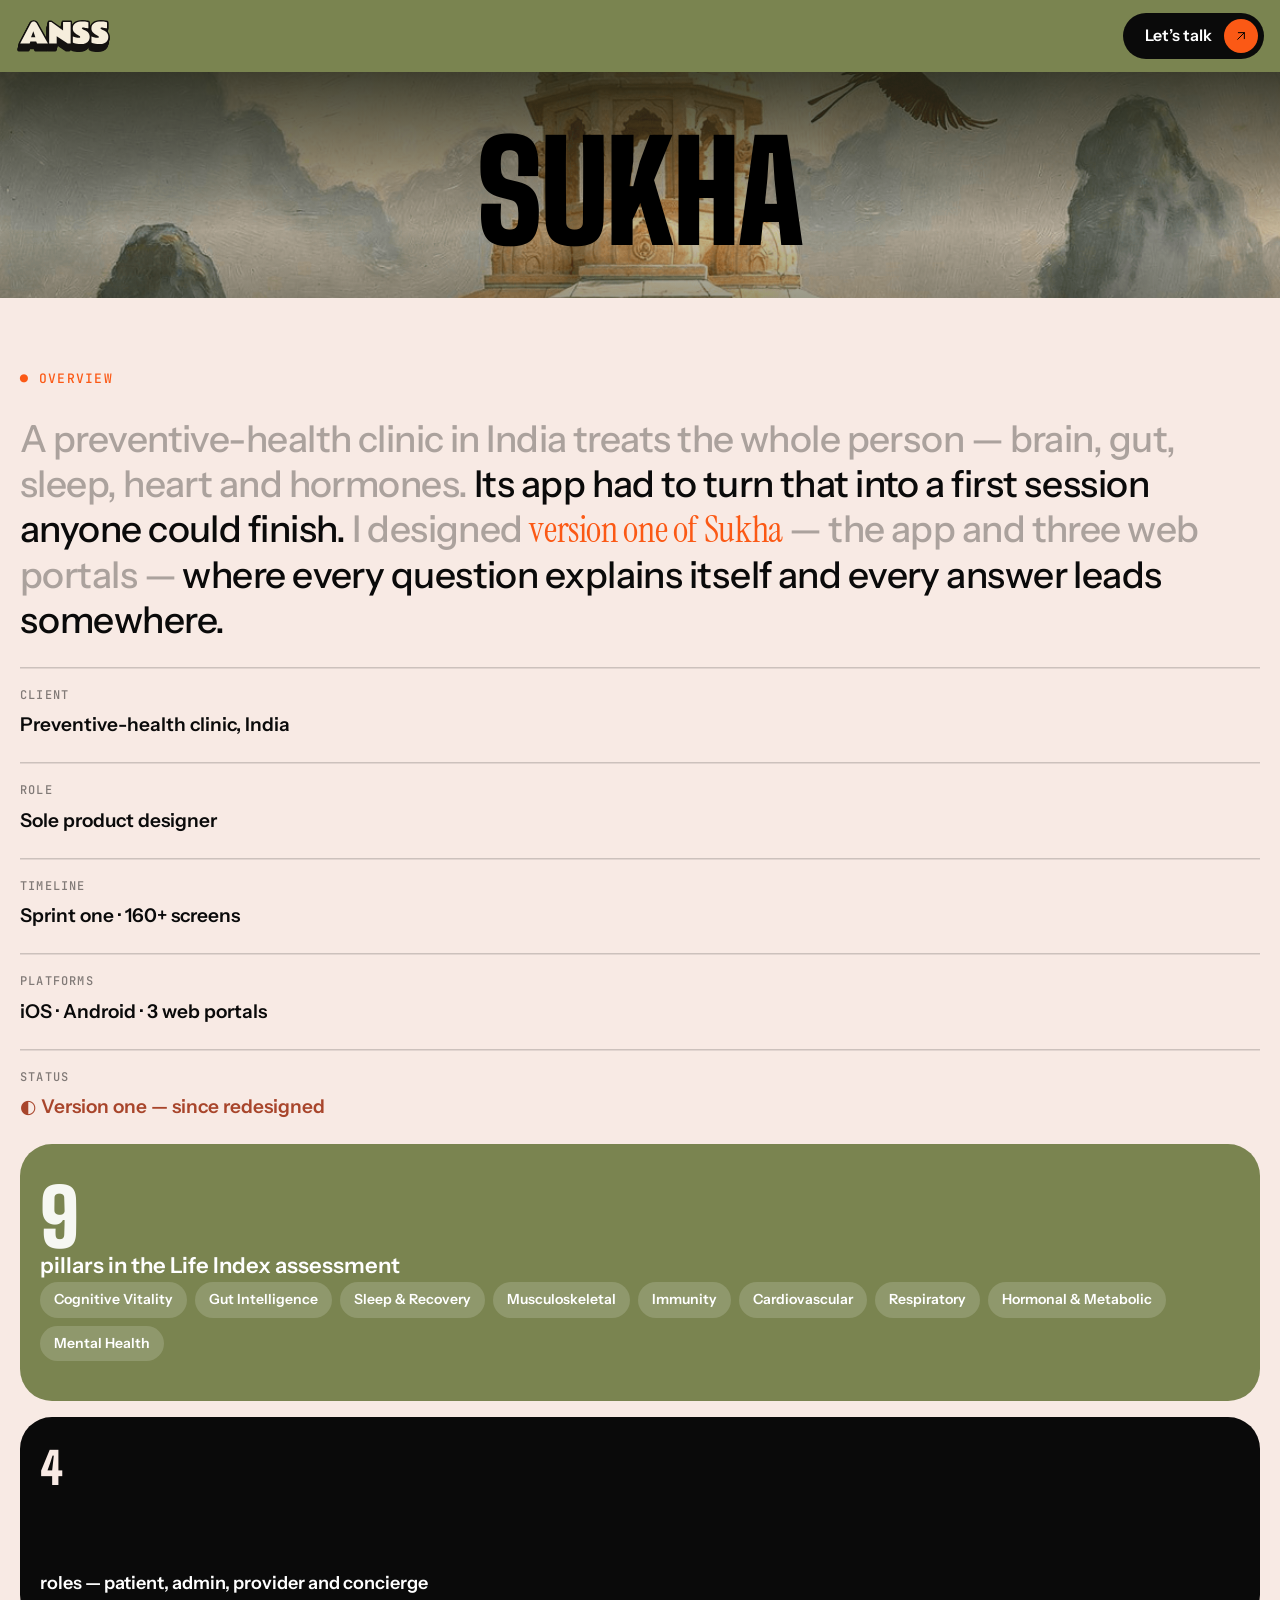
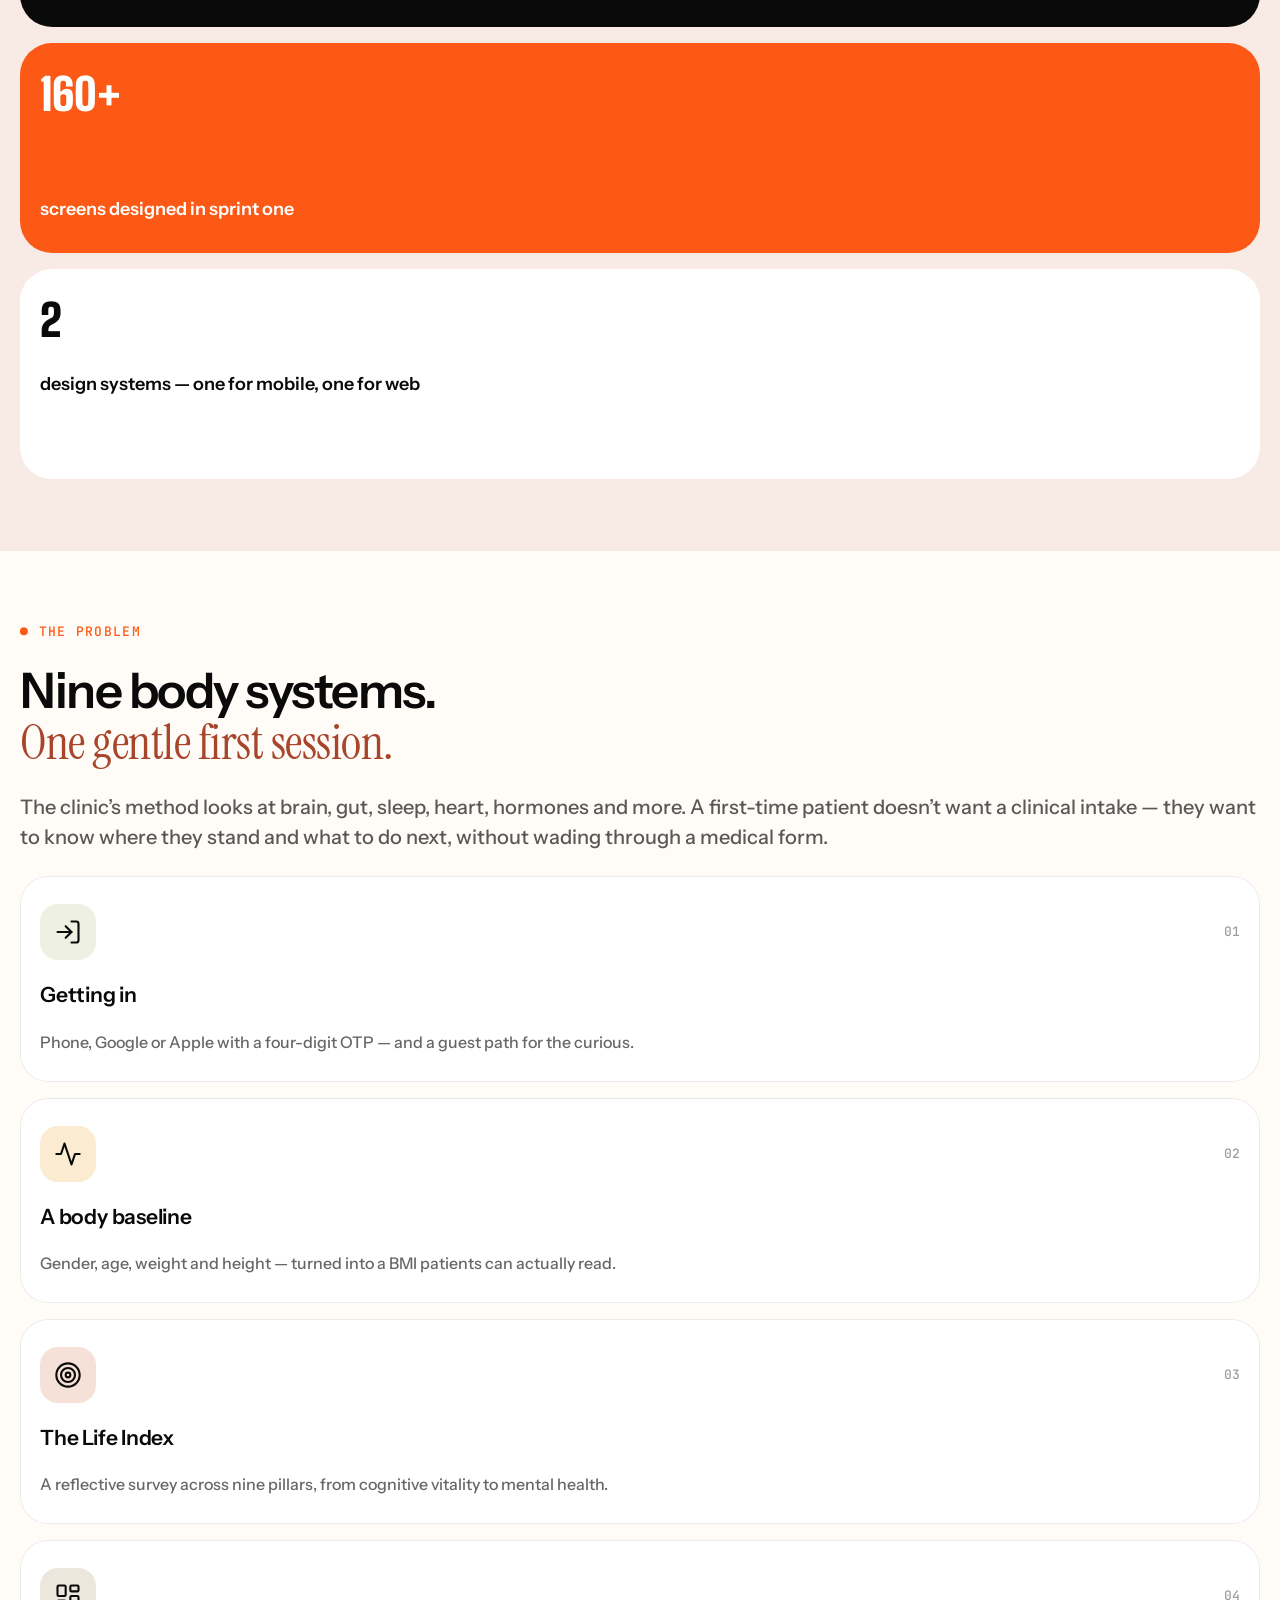
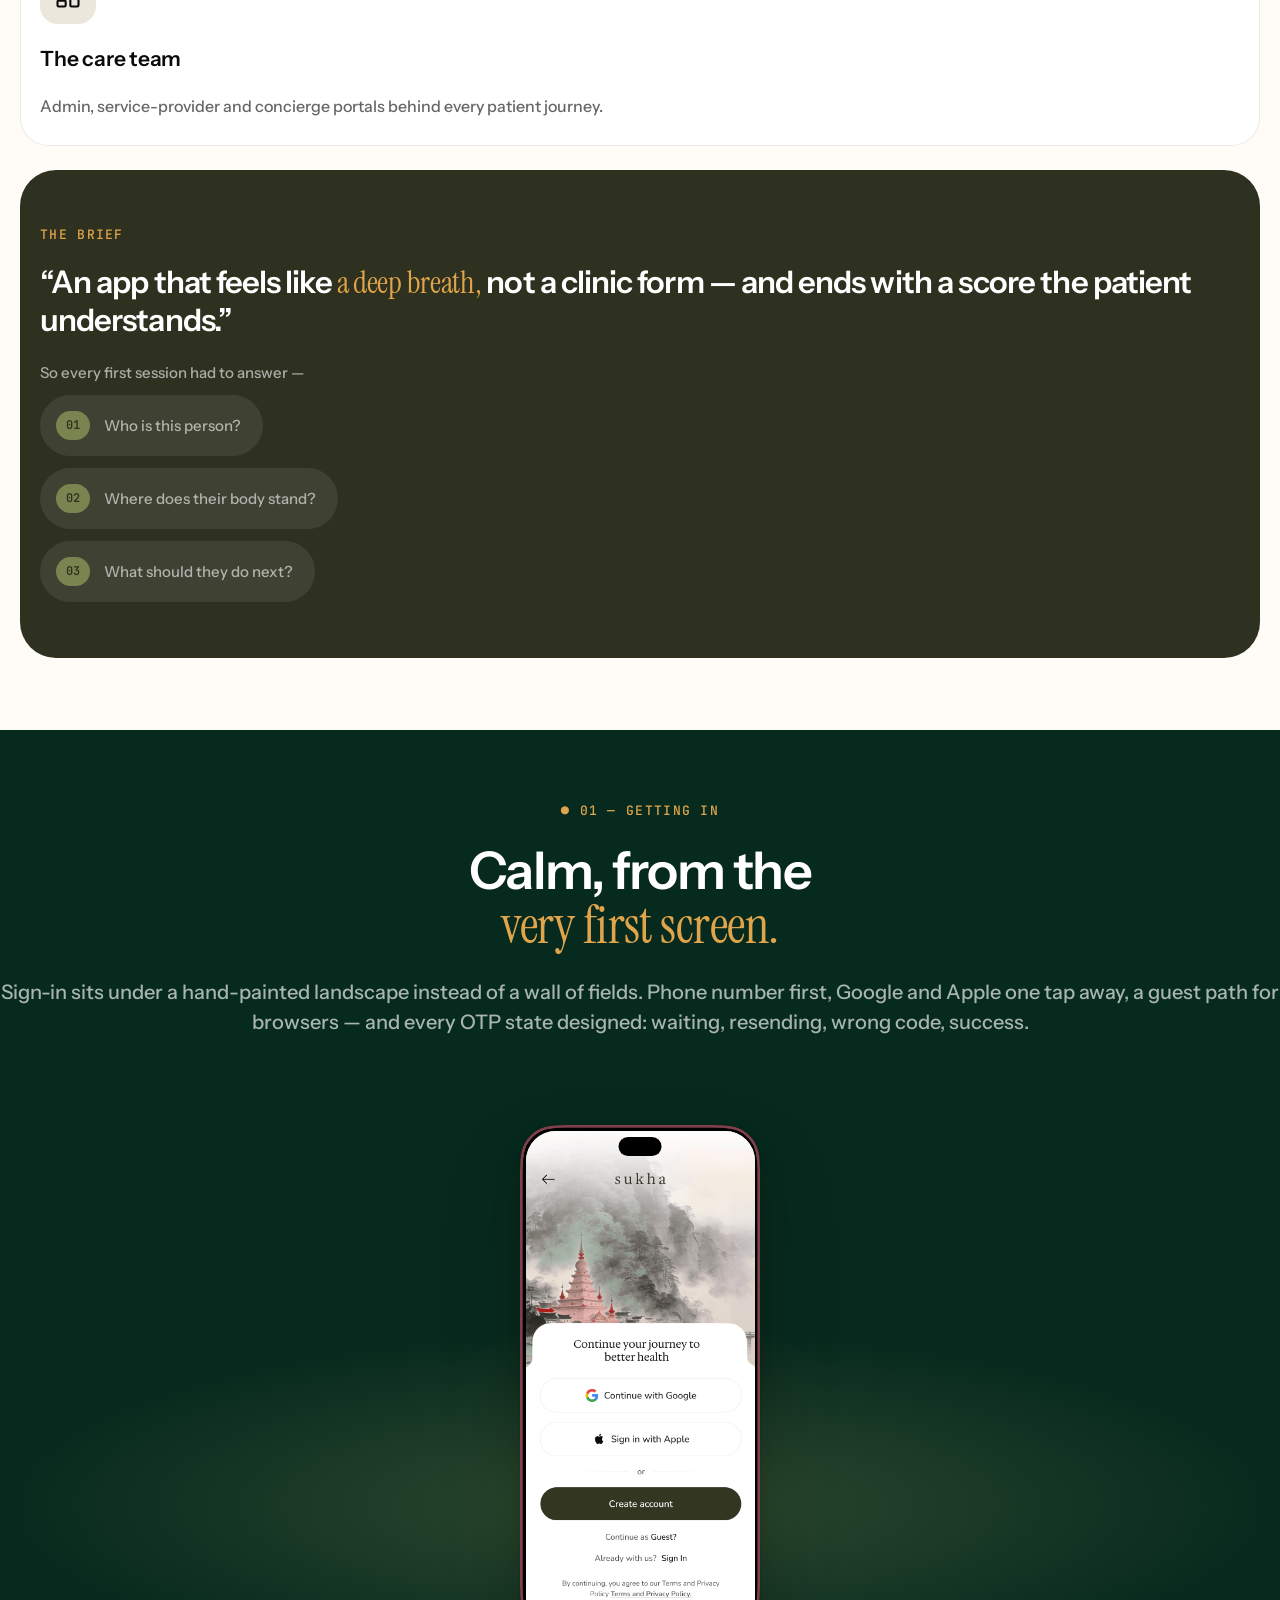
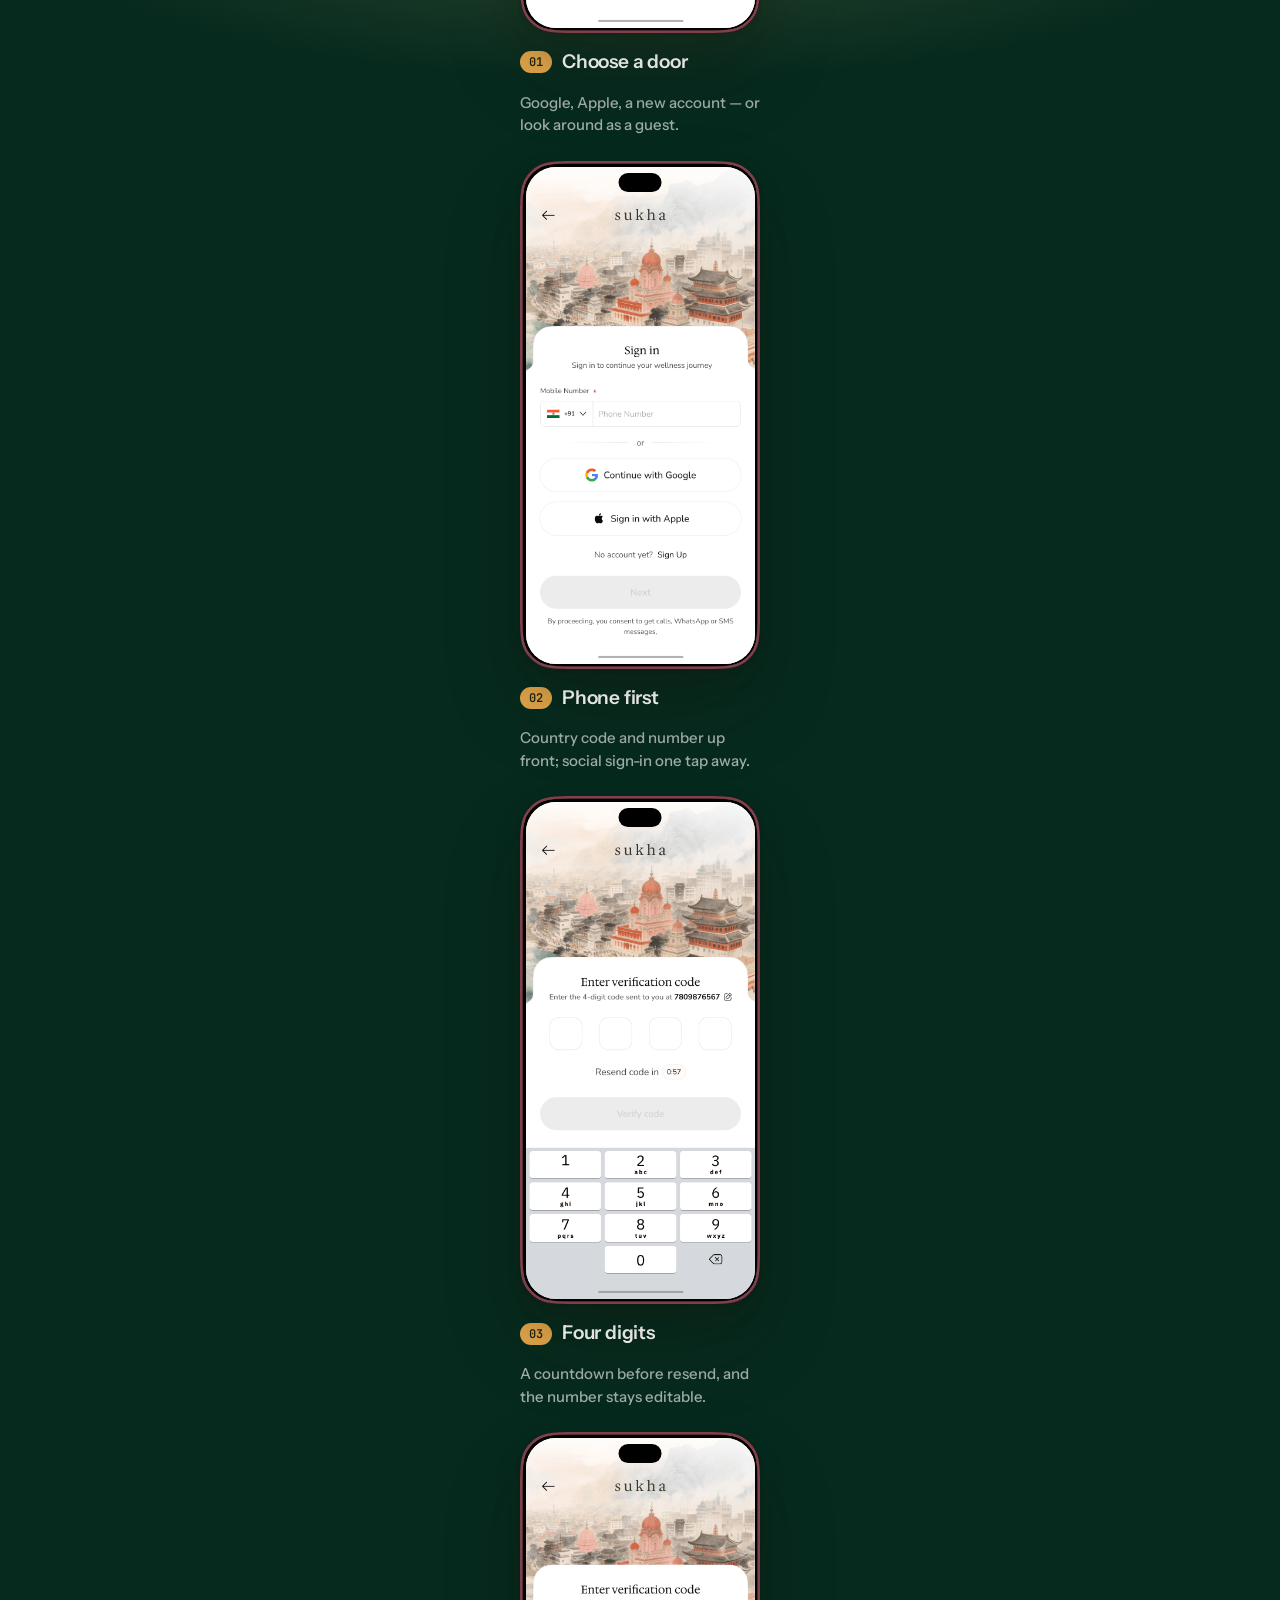
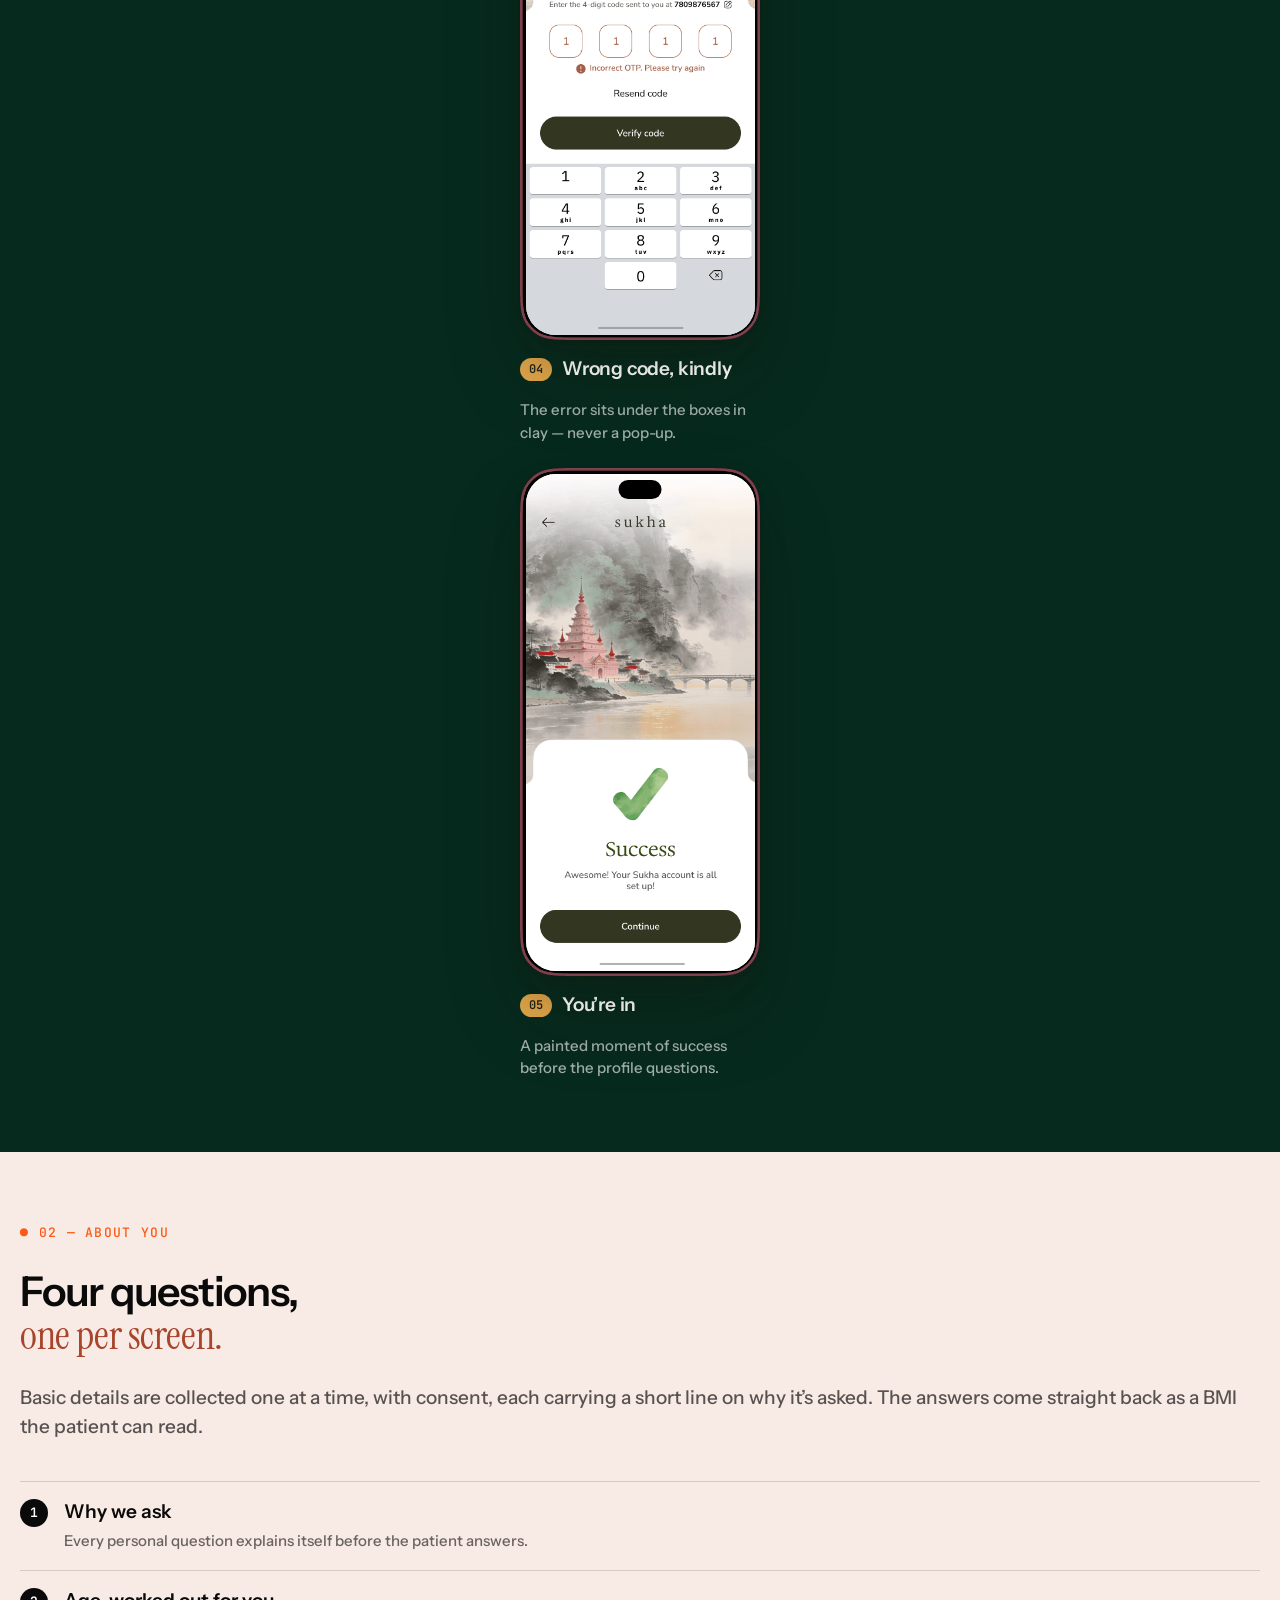
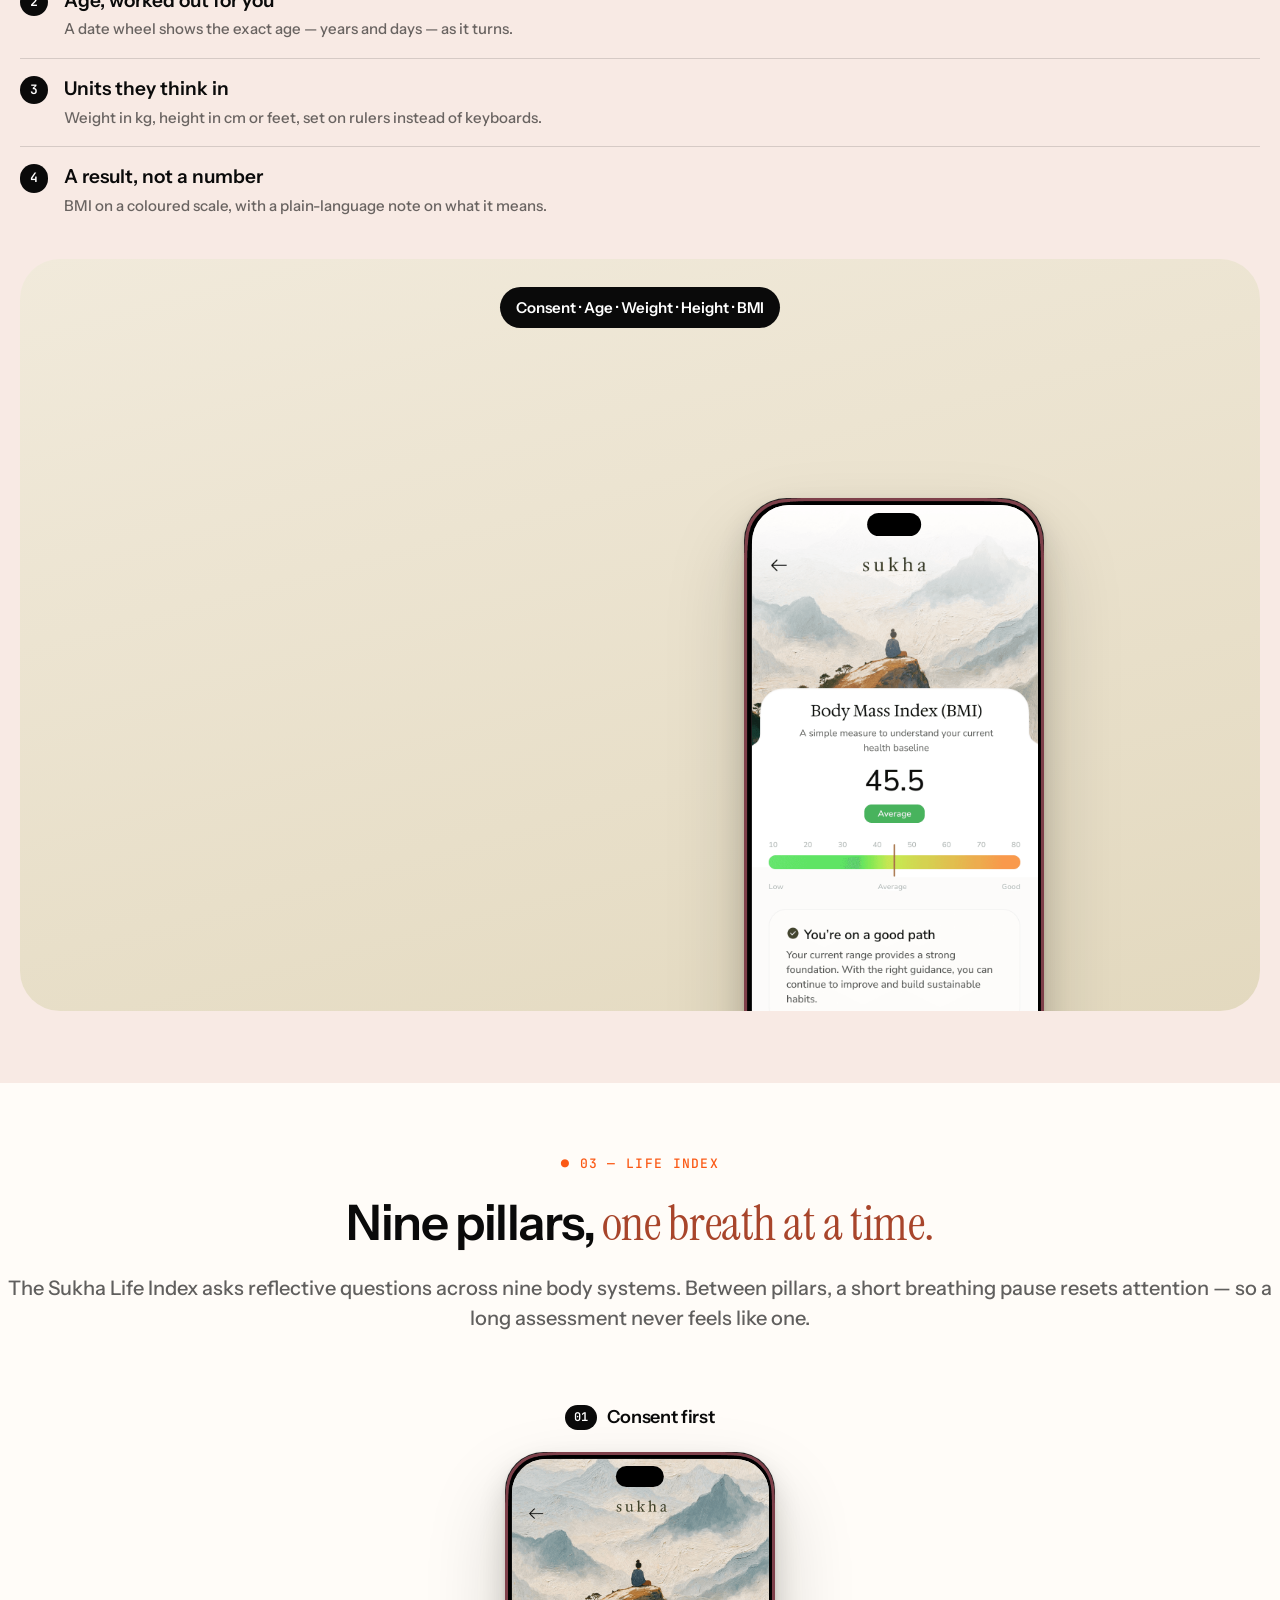
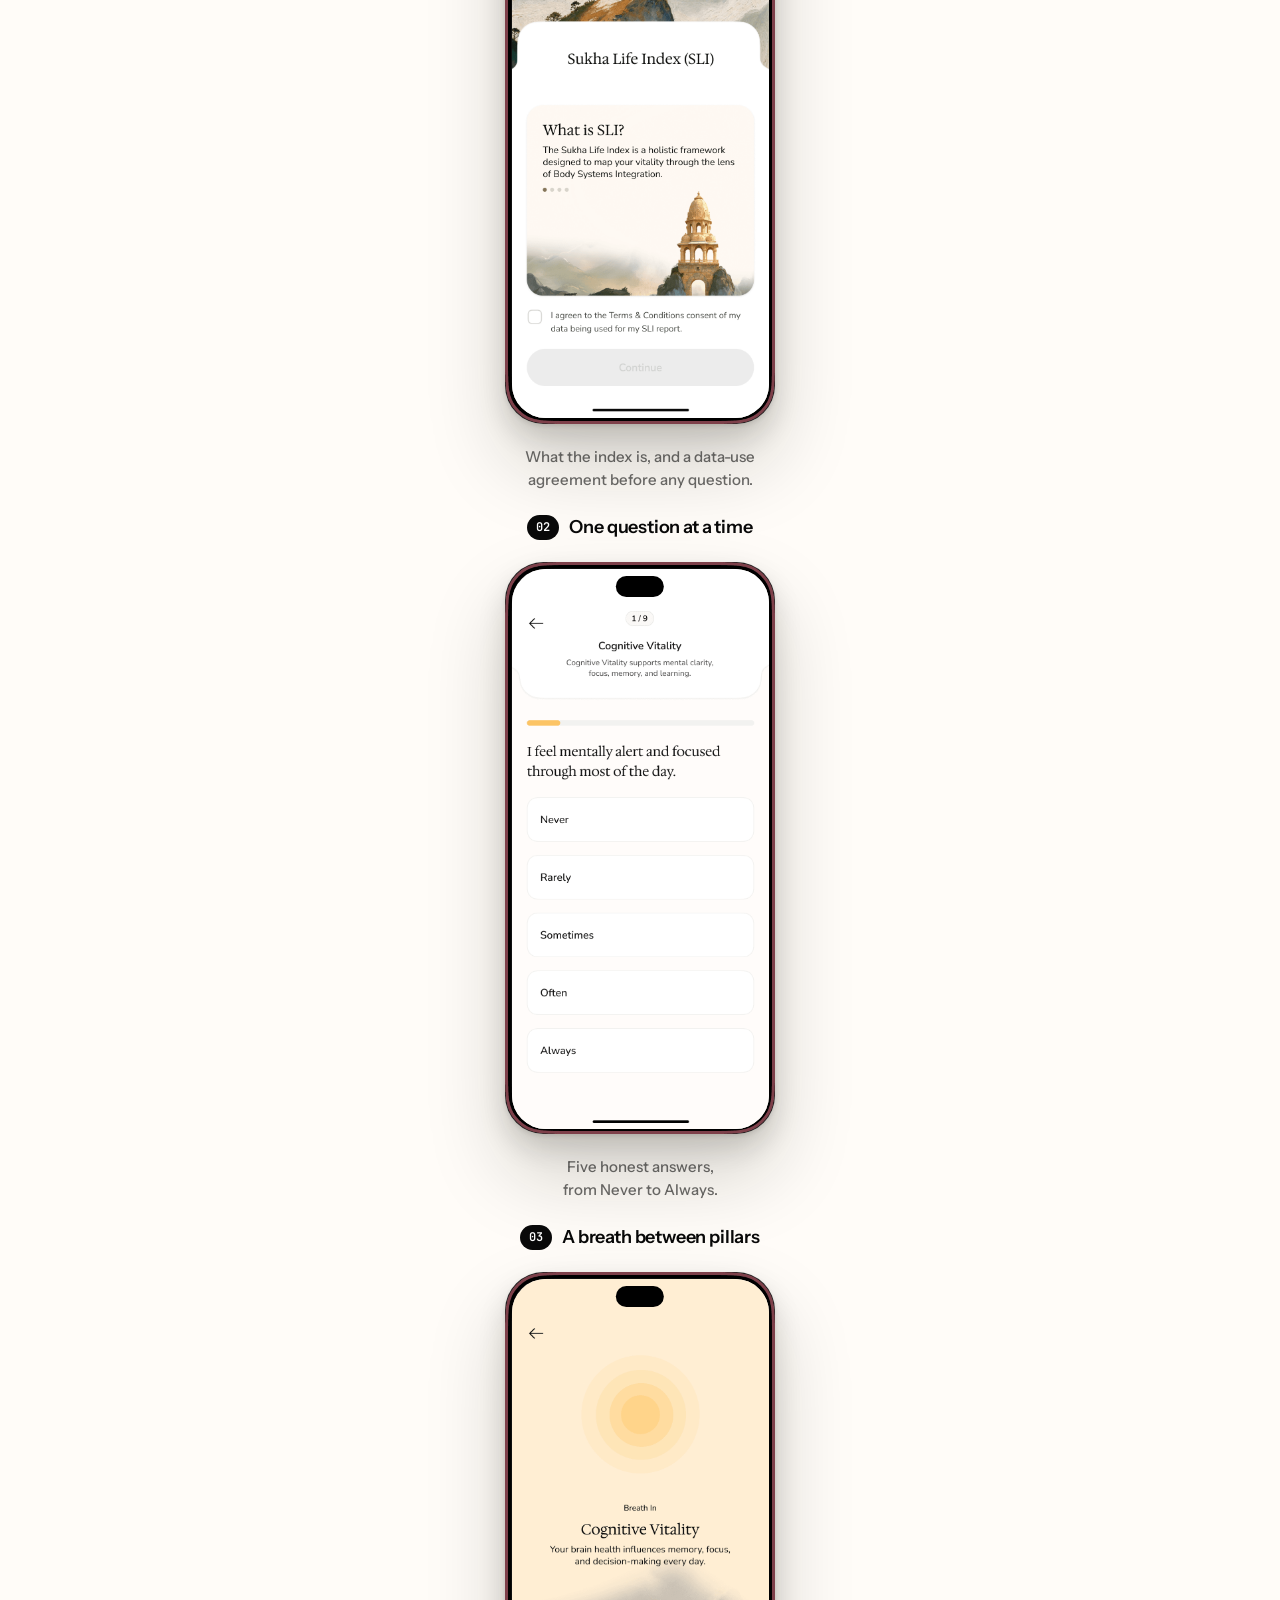
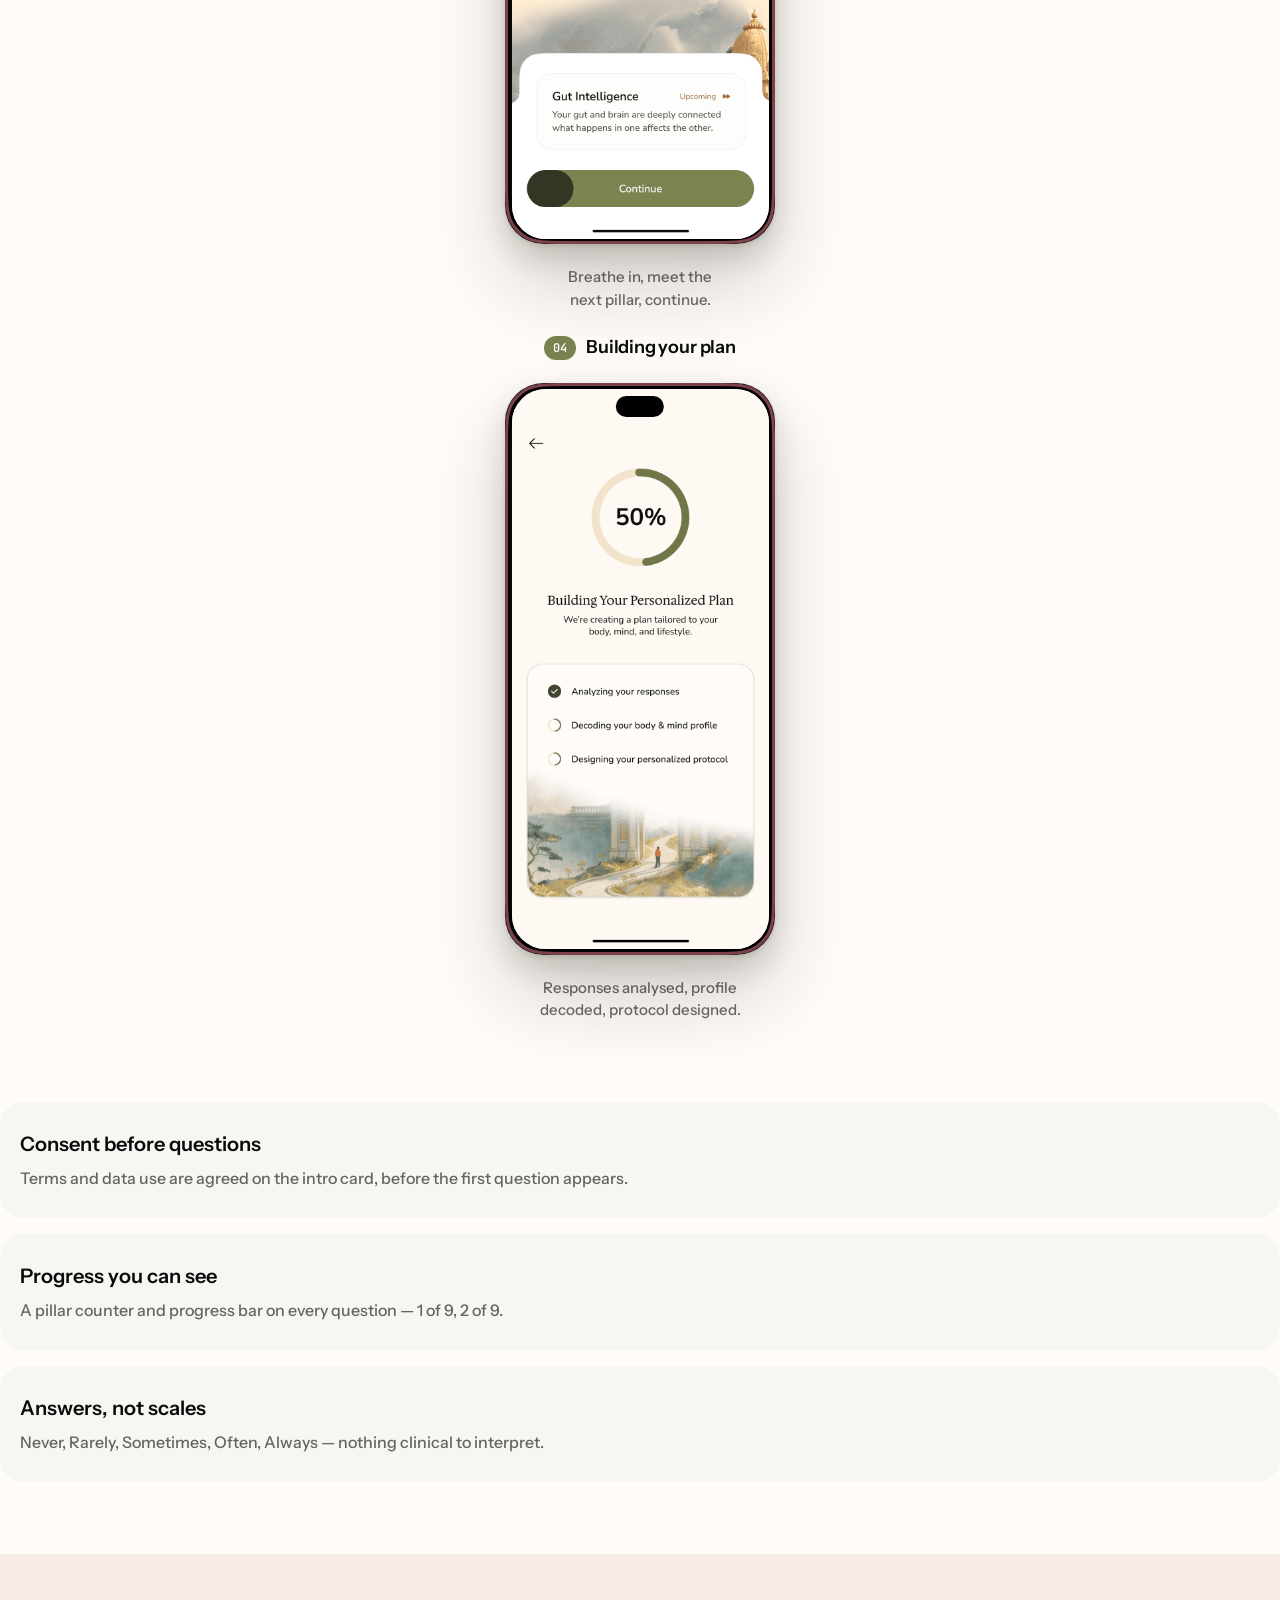
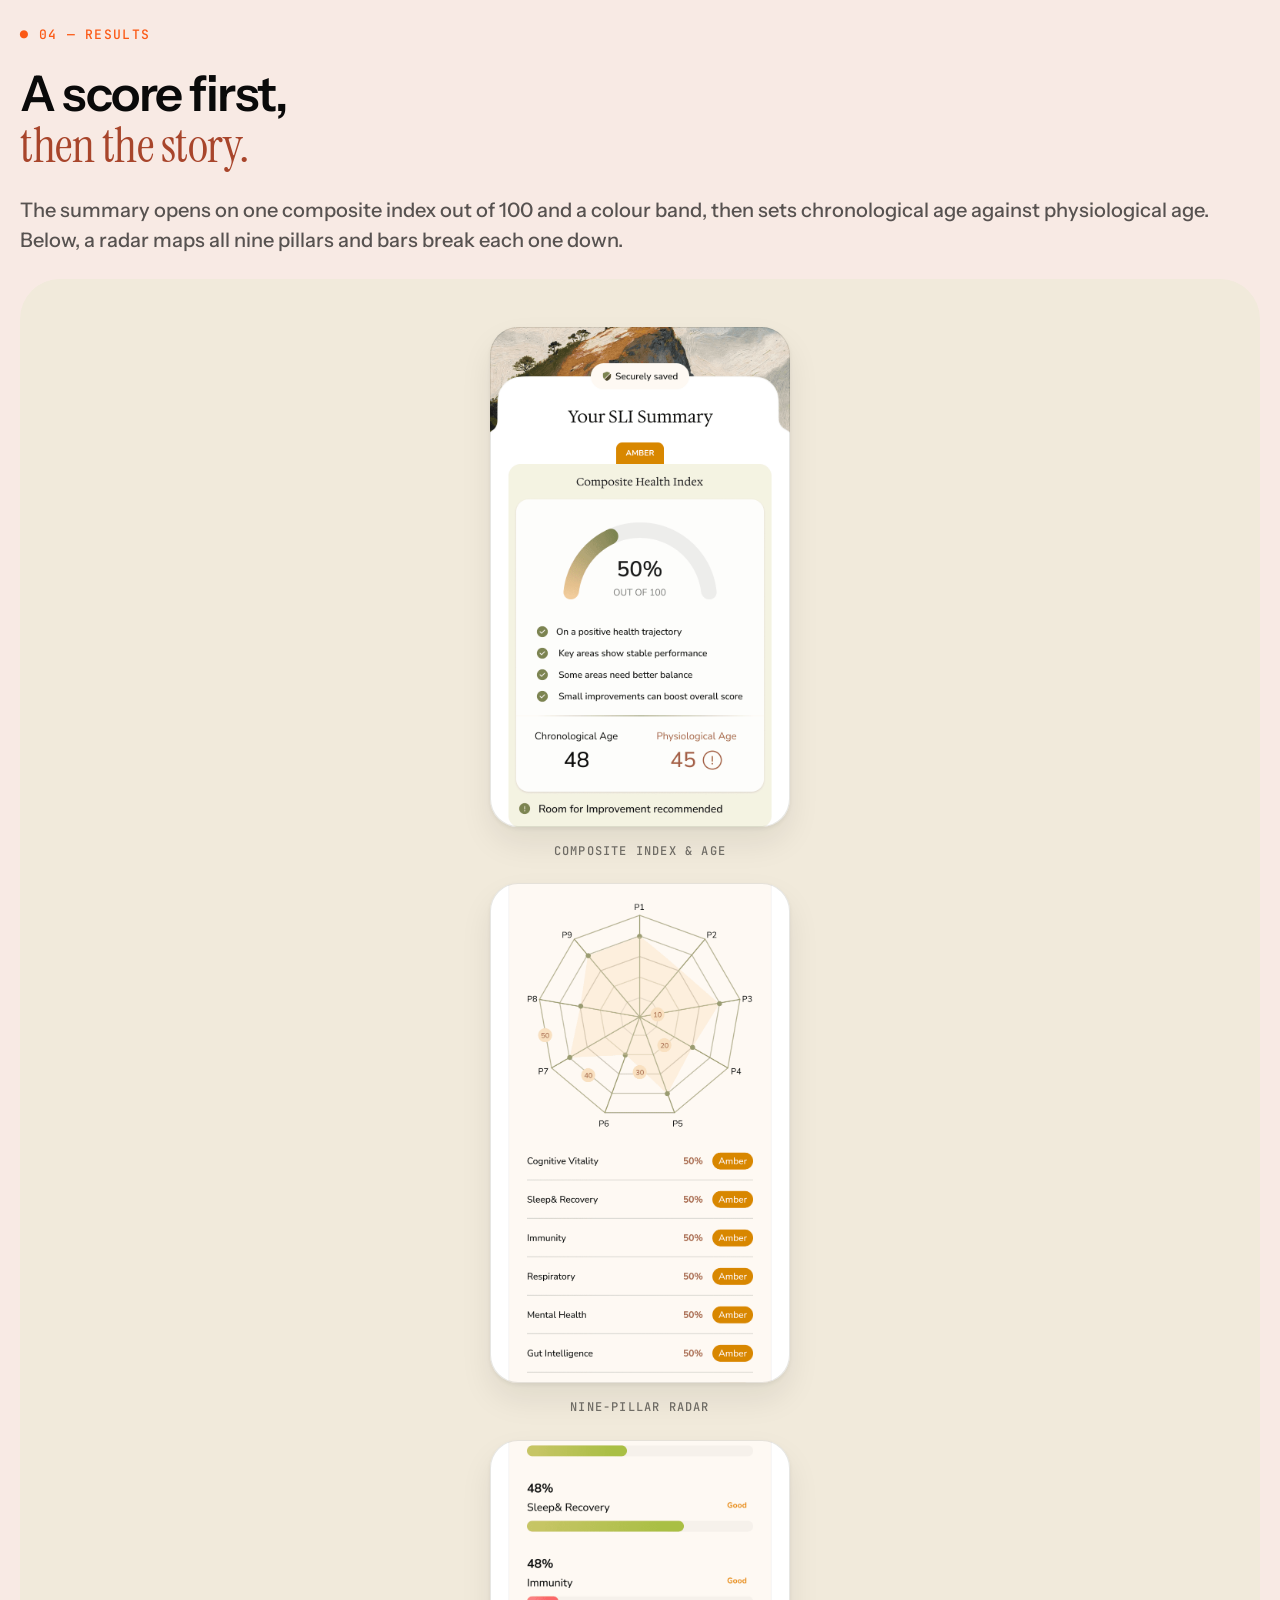
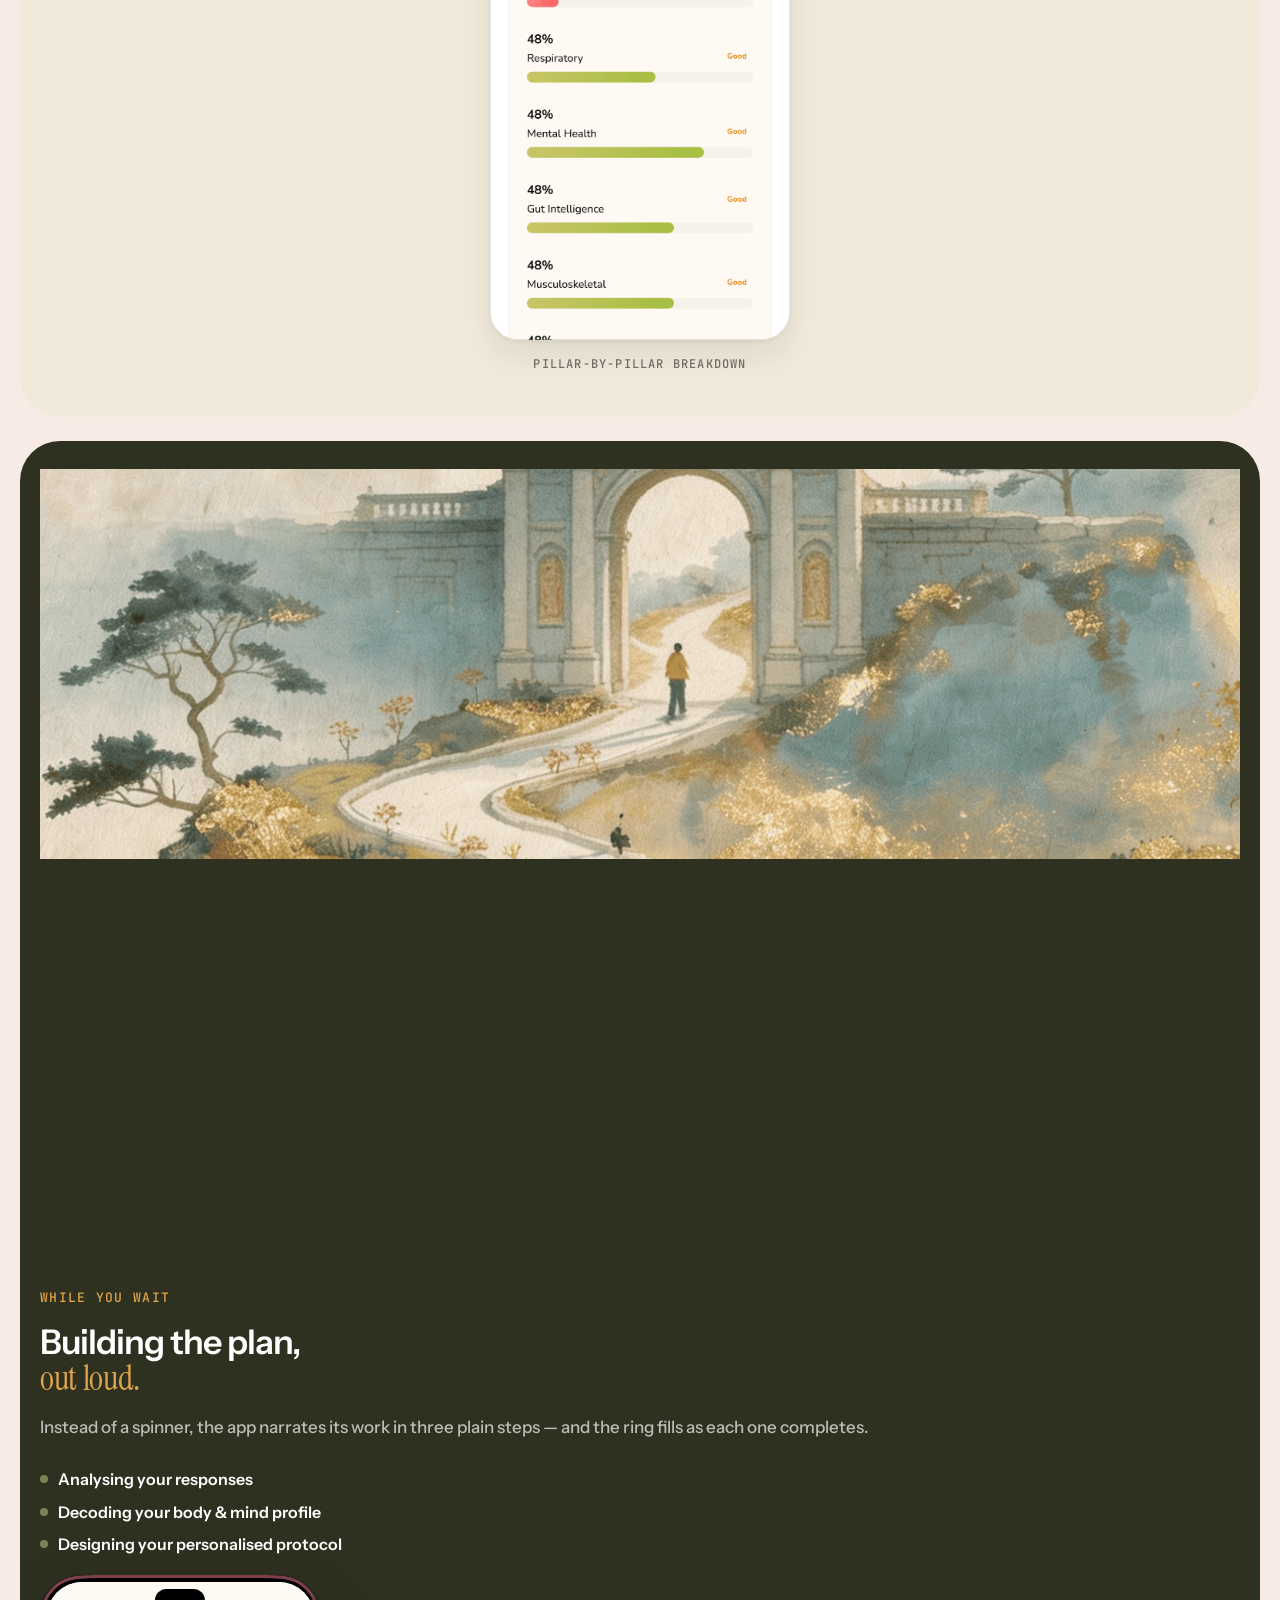
<file: sukha.html>
<!DOCTYPE html>
<html lang="en">
<head>
  <meta charset="utf-8">
  <meta name="viewport" content="width=device-width, initial-scale=1">
  <title>Sukha preventive health app case study · Dhamiem Ansari</title>
  <meta name="description" content="Case study by Dhamiem Ansari: version one of a calm, art-led preventive health app with a nine-pillar life index, plus admin, provider and concierge web portals.">
  <meta name="theme-color" content="#F45831">

  <link rel="canonical" href="https://dhamiemansari.com/sukha">
  <meta property="og:url" content="https://dhamiemansari.com/sukha">
  <meta property="og:site_name" content="Dhamiem Ansari">
  <meta name="author" content="Dhamiem Ansari">
  <meta property="og:type" content="website">
  <meta property="og:title" content="Sukha preventive health app case study · Dhamiem Ansari">
  <meta property="og:description" content="Case study by Dhamiem Ansari: version one of a calm, art-led preventive health app with a nine-pillar life index, plus admin, provider and concierge web portals.">
  <meta property="og:image" content="https://dhamiemansari.com/assets/img/NArjonOzEowqveGixobbCnYiuLc.png">
  <meta name="twitter:card" content="summary_large_image">

  <link rel="icon" type="image/svg+xml" href="/assets/img/dMT9slzYS0A83HWiABIukZHcNY.svg">
  <link rel="apple-touch-icon" href="/assets/img/dMT9slzYS0A83HWiABIukZHcNY.svg">

  <link rel="preconnect" href="https://fonts.googleapis.com">
  <link rel="preconnect" href="https://fonts.gstatic.com" crossorigin>
  <!-- One stylesheet per family so a missing family never breaks the others -->
  <link rel="stylesheet" href="https://fonts.googleapis.com/css2?family=Big+Shoulders:wght@900&display=swap">
  <link rel="stylesheet" href="https://fonts.googleapis.com/css2?family=Big+Shoulders+Display:wght@900&display=swap">
  <link rel="stylesheet" href="https://fonts.googleapis.com/css2?family=Bricolage+Grotesque:opsz,wght@12..96,500..800&display=swap">
  <link rel="stylesheet" href="https://fonts.googleapis.com/css2?family=Instrument+Sans:ital,wght@0,400..700;1,500&display=swap">
  <link rel="stylesheet" href="https://fonts.googleapis.com/css2?family=JetBrains+Mono:wght@400..600&display=swap">
  <link rel="stylesheet" href="https://fonts.googleapis.com/css2?family=Gochi+Hand&display=swap">
  <link rel="stylesheet" href="https://fonts.googleapis.com/css2?family=Instrument+Serif&display=swap">
  <link rel="stylesheet" href="https://fonts.googleapis.com/css2?family=Hedvig+Letters+Serif&display=swap">
  <link rel="stylesheet" href="https://fonts.googleapis.com/css2?family=Nunito+Sans:wght@400..700&display=swap">
  <link rel="stylesheet" href="/css/site.css?v=86e78a92">
  <link rel="stylesheet" href="/css/story.css?v=dfeee67a">
  <link rel="stylesheet" href="/css/sukha.css?v=edc99cb8">
</head>
<body>

<svg width="0" height="0" style="position:absolute" aria-hidden="true">
  <symbol id="i-arrow-ur" viewBox="0 0 24 24"><path d="M7 17 17 7M8 7h9v9"/></symbol>
  <symbol id="i-arrow-r" viewBox="0 0 24 24"><path d="M4 12h16M14 6l6 6-6 6"/></symbol>
</svg>

<!-- ============ Navigation ============ -->
<nav class="nav" aria-label="Main">
  <div class="nav__links">
    <a class="pill" href="/#work">Work</a>
    <a class="pill" href="/about">About</a>
    <a class="pill" href="/resume.pdf" target="_blank" rel="noopener">Résumé ↓</a>
  </div>
  <a class="nav__logo" href="/" aria-label="ANSS — home"><img src="/assets/logo.svg" alt="ANSS" width="784" height="267"></a>
  <div class="nav__right">
    <p class="nav__hours">Mon–Fri<br>10:00 – 19:00 IST</p>
    <a class="talk" href="mailto:dhamiemansari@gmail.com">Let’s talk
      <span class="talk__arrow"><svg class="icon"><use href="#i-arrow-ur"/></svg></span>
    </a>
  </div>
</nav>

<main>
<div class="st sk">
  <!-- ============ Hero ============ -->
  <header class="sk-hero">
    <span class="sk-veil" aria-hidden="true"></span>
    <div class="sk-hero__stage">
      <span class="ny-ring ny-ring--1" aria-hidden="true"></span>
      <span class="ny-ring ny-ring--2" aria-hidden="true"></span>
      <span class="ny-ring ny-ring--3" aria-hidden="true"></span>
      <p class="ny-crumb"><a href="/#work">←  ALL WORK</a><span class="dot" aria-hidden="true">·</span><span>CASE STUDY</span><span class="dot" aria-hidden="true">·</span><span>HEALTHTECH / PREVENTIVE WELLNESS</span><span class="dot" aria-hidden="true">·</span><span>6 MIN READ</span></p>
      <h1 class="sk-hero__title">SUKHA</h1>
      <div class="phone" style="--w:280px;--h:606px;left:318px;top:663px;transform:rotate(-8deg)"><img class="phone__frame" src="/assets/img/TgI91UGeTqn017nkz7hEpd3Dtp4.png" alt="" loading="lazy"><img class="phone__screen" src="/assets/img/VQjL8HKg2nlbjW4Ac7j9qlwH2qY.png" alt="Health plans onboarding" loading="lazy"><span class="phone__island"></span></div>
      <div class="phone" style="--w:280px;--h:606px;left:842px;top:663px;transform:rotate(8deg)"><img class="phone__frame" src="/assets/img/TgI91UGeTqn017nkz7hEpd3Dtp4.png" alt="" loading="lazy"><img class="phone__screen" src="/assets/img/UHQeV77hs82UMe2R1KfnQJT75Y.png" alt="Sign-in options" loading="lazy"><span class="phone__island"></span></div>
      <div class="phone" style="--w:320px;--h:693px;left:560px;top:583px"><img class="phone__frame" src="/assets/img/TgI91UGeTqn017nkz7hEpd3Dtp4.png" alt="" loading="lazy"><img class="phone__screen" src="/assets/img/ZXNyi4UqUDlaFNc6tafS41nJs.png" alt="BMI result" loading="lazy"><span class="phone__island"></span></div>
      <p class="sk-hero__chip">Patient app · iOS · Android · 3 web portals</p>
      <p class="sk-hero__note">nine pillars, one deep breath</p>
    </div>
  </header>

  <!-- ============ Overview ============ -->
  <section class="st-sec st-paper st-ov" aria-label="Overview">
    <div class="st-inner">
      <div class="st-intro">
        <p class="st-eyebrow">●  OVERVIEW</p>
        <p class="st-lede">A preventive-health clinic in India treats the whole person — brain, gut, sleep, heart and hormones. <b>Its app had to turn that into a first session anyone could finish.</b> I designed <em>version one of Sukha</em> — the app and three web portals — <b>where every question explains itself and every answer leads somewhere.</b></p>
      </div>
      <dl class="st-meta">
        <div><dt>CLIENT</dt><dd>Preventive-health clinic, India</dd></div>
        <div><dt>ROLE</dt><dd>Sole product designer</dd></div>
        <div><dt>TIMELINE</dt><dd>Sprint one · 160+ screens</dd></div>
        <div><dt>PLATFORMS</dt><dd>iOS · Android · 3 web portals</dd></div>
        <div><dt>STATUS</dt><dd style="color:#A8452B">◐ Version one — since redesigned</dd></div>
      </dl>
      <div class="st-bento">
        <div class="st-stat st-stat--big">
          <div><p class="st-stat__n">9</p><p class="st-stat__t">pillars in the Life Index assessment</p></div>
          <ul class="st-chips"><li class="st-chip">Cognitive Vitality</li><li class="st-chip">Gut Intelligence</li><li class="st-chip">Sleep &amp; Recovery</li><li class="st-chip">Musculoskeletal</li><li class="st-chip">Immunity</li><li class="st-chip">Cardiovascular</li><li class="st-chip">Respiratory</li><li class="st-chip">Hormonal &amp; Metabolic</li><li class="st-chip">Mental Health</li></ul>
        </div>
        <div class="st-bento__col">
          <div class="st-bento__row">
            <div class="st-stat st-stat--ink"><p class="st-stat__n">4</p><p class="st-stat__t">roles — patient, admin, provider and concierge</p></div>
            <div class="st-stat st-stat--hot"><p class="st-stat__n">160+</p><p class="st-stat__t">screens designed in sprint one</p></div>
          </div>
          <div class="st-stat st-stat--white"><p class="st-stat__n">2</p><p class="st-stat__t">design systems — one for mobile, one for web</p></div>
        </div>
      </div>
    </div>
  </section>

  <!-- ============ Problem ============ -->
  <section class="st-sec st-warm st-prob" aria-labelledby="sk-problem">
    <div class="st-inner">
      <div class="st-head">
        <div class="st-head__title">
          <p class="st-eyebrow">●  THE PROBLEM</p>
          <h2 class="st-h2" id="sk-problem">Nine body systems.<br><em>One gentle first session.</em></h2>
        </div>
        <p class="st-body">The clinic’s method looks at brain, gut, sleep, heart, hormones and more. A first-time patient doesn’t want a clinical intake — they want to know where they stand and what to do next, without wading through a medical form.</p>
      </div>
      <div class="st-cards4">
        <article class="st-errand">
          <div class="st-errand__top"><span class="st-errand__icon" style="background:#EEF0E2"><svg viewBox="0 0 24 24" aria-hidden="true"><path d="M15 3h4a2 2 0 0 1 2 2v14a2 2 0 0 1-2 2h-4"/><path d="m10 17 5-5-5-5"/><path d="M15 12H3"/></svg></span><span class="st-errand__n">01</span></div>
          <h3 class="st-errand__t">Getting in</h3>
          <p class="st-errand__d">Phone, Google or Apple with a four-digit OTP — and a guest path for the curious.</p>
        </article>
        <article class="st-errand">
          <div class="st-errand__top"><span class="st-errand__icon" style="background:#FBEBD0"><svg viewBox="0 0 24 24" aria-hidden="true"><path d="M22 12h-4l-3 9L9 3l-3 9H2"/></svg></span><span class="st-errand__n">02</span></div>
          <h3 class="st-errand__t">A body baseline</h3>
          <p class="st-errand__d">Gender, age, weight and height — turned into a BMI patients can actually read.</p>
        </article>
        <article class="st-errand">
          <div class="st-errand__top"><span class="st-errand__icon" style="background:#F6E1D8"><svg viewBox="0 0 24 24" aria-hidden="true"><circle cx="12" cy="12" r="10"/><circle cx="12" cy="12" r="6"/><circle cx="12" cy="12" r="2"/></svg></span><span class="st-errand__n">03</span></div>
          <h3 class="st-errand__t">The Life Index</h3>
          <p class="st-errand__d">A reflective survey across nine pillars, from cognitive vitality to mental health.</p>
        </article>
        <article class="st-errand">
          <div class="st-errand__top"><span class="st-errand__icon" style="background:#ECE7DD"><svg viewBox="0 0 24 24" aria-hidden="true"><rect x="3" y="3" width="7" height="9" rx="1"/><rect x="14" y="3" width="7" height="5" rx="1"/><rect x="14" y="12" width="7" height="9" rx="1"/><rect x="3" y="16" width="7" height="5" rx="1"/></svg></span><span class="st-errand__n">04</span></div>
          <h3 class="st-errand__t">The care team</h3>
          <p class="st-errand__d">Admin, service-provider and concierge portals behind every patient journey.</p>
        </article>
      </div>
      <div class="st-brief">
        <div class="st-brief__quote">
          <p class="st-eyebrow st-eyebrow--light">THE BRIEF</p>
          <p class="st-brief__q">“An app that feels like <em>a deep breath,</em> not a clinic form — and ends with a score the patient understands.”</p>
        </div>
        <div class="st-brief__qs sk-qs">
          <p>So every first session had to answer —</p>
          <p class="st-q"><span>01</span>Who is this person?</p>
          <p class="st-q"><span>02</span>Where does their body stand?</p>
          <p class="st-q"><span>03</span>What should they do next?</p>
        </div>
      </div>
    </div>
  </section>

  <!-- ============ 01 Getting in ============ -->
  <section class="st-sec st-dark" aria-labelledby="sk-in" style="--st-glow:rgba(122,132,80,0.35)">
    <span class="st-glow" aria-hidden="true"></span>
    <p class="st-eyebrow">●  01 — GETTING IN</p>
    <h2 class="st-h2 st-h2--light st-h2--c" id="sk-in">Calm, from the<br><em>very first screen.</em></h2>
    <p class="st-body">Sign-in sits under a hand-painted landscape instead of a wall of fields. Phone number first, Google and Apple one tap away, a guest path for browsers — and every OTP state designed: waiting, resending, wrong code, success.</p>
    <div class="sk-flow">
      <div class="sk-step"><div class="phone" style="--w:240px;--h:508px"><img class="phone__frame" src="/assets/img/TgI91UGeTqn017nkz7hEpd3Dtp4.png" alt="" loading="lazy"><img class="phone__screen" src="/assets/img/UHQeV77hs82UMe2R1KfnQJT75Y.png" alt="Choose a door" loading="lazy"><span class="phone__island"></span></div><p class="sk-step__cap"><span>01</span><b>Choose a door</b></p><p>Google, Apple, a new account — or look around as a guest.</p></div>
      <div class="sk-step"><div class="phone" style="--w:240px;--h:508px"><img class="phone__frame" src="/assets/img/TgI91UGeTqn017nkz7hEpd3Dtp4.png" alt="" loading="lazy"><img class="phone__screen" src="/assets/img/wQTIl7hP3LQSAaSBKU66azgK8.png" alt="Phone first" loading="lazy"><span class="phone__island"></span></div><p class="sk-step__cap"><span>02</span><b>Phone first</b></p><p>Country code and number up front; social sign-in one tap away.</p></div>
      <div class="sk-step"><div class="phone" style="--w:240px;--h:508px"><img class="phone__frame" src="/assets/img/TgI91UGeTqn017nkz7hEpd3Dtp4.png" alt="" loading="lazy"><img class="phone__screen" src="/assets/img/RMm5USO9D3Ok0gIBsi9KYznGC98.png" alt="Four digits" loading="lazy"><span class="phone__island"></span></div><p class="sk-step__cap"><span>03</span><b>Four digits</b></p><p>A countdown before resend, and the number stays editable.</p></div>
      <div class="sk-step"><div class="phone" style="--w:240px;--h:508px"><img class="phone__frame" src="/assets/img/TgI91UGeTqn017nkz7hEpd3Dtp4.png" alt="" loading="lazy"><img class="phone__screen" src="/assets/img/IhyJzwZNvAIin0d2FUzxvYCs.png" alt="Wrong code, kindly" loading="lazy"><span class="phone__island"></span></div><p class="sk-step__cap"><span>04</span><b>Wrong code, kindly</b></p><p>The error sits under the boxes in clay — never a pop-up.</p></div>
      <div class="sk-step"><div class="phone" style="--w:240px;--h:508px"><img class="phone__frame" src="/assets/img/TgI91UGeTqn017nkz7hEpd3Dtp4.png" alt="" loading="lazy"><img class="phone__screen" src="/assets/img/pFpX5rrrz4mzHEn5ATZweNXyY.png" alt="You’re in" loading="lazy"><span class="phone__island"></span></div><p class="sk-step__cap"><span>05</span><b>You’re in</b></p><p>A painted moment of success before the profile questions.</p></div>
    </div>
  </section>

  <!-- ============ 02 About you ============ -->
  <section class="st-sec st-paper st-fin" aria-labelledby="sk-you">
    <div class="st-split">
      <div class="st-split__copy">
        <p class="st-eyebrow">●  02 — ABOUT YOU</p>
        <h2 class="st-h2" id="sk-you">Four questions,<br><em>one per screen.</em></h2>
        <p class="st-body">Basic details are collected one at a time, with consent, each carrying a short line on why it’s asked. The answers come straight back as a BMI the patient can read.</p>
        <ol class="st-anat">
          <li><span class="st-anat__n">1</span><span class="st-anat__t"><b>Why we ask</b><span>Every personal question explains itself before the patient answers.</span></span></li>
          <li><span class="st-anat__n">2</span><span class="st-anat__t"><b>Age, worked out for you</b><span>A date wheel shows the exact age — years and days — as it turns.</span></span></li>
          <li><span class="st-anat__n">3</span><span class="st-anat__t"><b>Units they think in</b><span>Weight in kg, height in cm or feet, set on rulers instead of keyboards.</span></span></li>
          <li><span class="st-anat__n">4</span><span class="st-anat__t"><b>A result, not a number</b><span>BMI on a coloured scale, with a plain-language note on what it means.</span></span></li>
        </ol>
      </div>
      <div class="sk-profile">
        <span class="sk-profile__ring" aria-hidden="true"></span>
        <p class="sk-profile__chip">Consent · Age · Weight · Height · BMI</p>
        <div class="phone sk-profile__side" style="--w:250px;--h:529px;left:34px;top:262px;z-index:1"><img class="phone__frame" src="/assets/img/TgI91UGeTqn017nkz7hEpd3Dtp4.png" alt="" loading="lazy"><img class="phone__screen" src="/assets/img/VfudYm1NoVKZ01x0RaAokm3o0E.png" alt="Date of birth wheel" loading="lazy"><span class="phone__island"></span></div>
        <div class="phone sk-profile__side" style="--w:250px;--h:529px;left:524px;top:262px;z-index:1"><img class="phone__frame" src="/assets/img/TgI91UGeTqn017nkz7hEpd3Dtp4.png" alt="" loading="lazy"><img class="phone__screen" src="/assets/img/oz4dUBIEjrAhRZecrklGJff08.png" alt="Height ruler" loading="lazy"><span class="phone__island"></span></div>
        <div class="phone" style="--w:300px;--h:635px;left:254px;top:150px;z-index:2"><img class="phone__frame" src="/assets/img/TgI91UGeTqn017nkz7hEpd3Dtp4.png" alt="" loading="lazy"><img class="phone__screen" src="/assets/img/ZXNyi4UqUDlaFNc6tafS41nJs.png" alt="BMI result" loading="lazy"><span class="phone__island"></span></div>
        <p class="sk-profile__note">a number, with its meaning</p>
      </div>
    </div>
  </section>

  <!-- ============ 03 Life Index ============ -->
  <section class="st-sec st-warm st-center" aria-labelledby="sk-li" style="--bw:680px">
    <p class="st-eyebrow">●  03 — LIFE INDEX</p>
    <h2 class="st-h2 st-h2--c" id="sk-li">Nine pillars, <em>one breath at a time.</em></h2>
    <p class="st-body st-body--c">The Sukha Life Index asks reflective questions across nine body systems. Between pillars, a short breathing pause resets attention — so a long assessment never feels like one.</p>
    <div class="sk-assess">
      <div class="sk-astep"><p class="sk-astep__label"><span>01</span><b>Consent first</b></p><div class="phone" style="--w:270px;--h:572px"><img class="phone__frame" src="/assets/img/TgI91UGeTqn017nkz7hEpd3Dtp4.png" alt="" loading="lazy"><img class="phone__screen" src="/assets/img/bGiFpYnmx2ASIIglNDTDgDcrN4.png" alt="Consent first" loading="lazy"><span class="phone__island"></span></div><p>What the index is, and a data-use agreement before any question.</p></div>
      <div class="sk-astep"><p class="sk-astep__label"><span>02</span><b>One question at a time</b></p><div class="phone" style="--w:270px;--h:572px"><img class="phone__frame" src="/assets/img/TgI91UGeTqn017nkz7hEpd3Dtp4.png" alt="" loading="lazy"><img class="phone__screen" src="/assets/img/xE0zDk87nfswNxRyALaTsTP10.png" alt="One question at a time" loading="lazy"><span class="phone__island"></span></div><p>Five honest answers, from Never to Always.</p></div>
      <div class="sk-astep"><p class="sk-astep__label"><span>03</span><b>A breath between pillars</b></p><div class="phone" style="--w:270px;--h:572px"><img class="phone__frame" src="/assets/img/TgI91UGeTqn017nkz7hEpd3Dtp4.png" alt="" loading="lazy"><img class="phone__screen" src="/assets/img/ZqaexRzhdtQB4YBVVhjKxTGxPtg.png" alt="A breath between pillars" loading="lazy"><span class="phone__island"></span></div><p>Breathe in, meet the next pillar, continue.</p></div>
      <div class="sk-astep"><p class="sk-astep__label"><span style="background:#7A8450">04</span><b>Building your plan</b></p><div class="phone" style="--w:270px;--h:572px"><img class="phone__frame" src="/assets/img/TgI91UGeTqn017nkz7hEpd3Dtp4.png" alt="" loading="lazy"><img class="phone__screen" src="/assets/img/i31udM8hJTnP64YiaXXSAtDlRw.png" alt="Building your plan" loading="lazy"><span class="phone__island"></span></div><p>Responses analysed, profile decoded, protocol designed.</p></div>
    </div>
    <div class="st-facts">
      <div class="st-fact"><b>Consent before questions</b><span>Terms and data use are agreed on the intro card, before the first question appears.</span></div>
      <div class="st-fact"><b>Progress you can see</b><span>A pillar counter and progress bar on every question — 1 of 9, 2 of 9.</span></div>
      <div class="st-fact"><b>Answers, not scales</b><span>Never, Rarely, Sometimes, Often, Always — nothing clinical to interpret.</span></div>
    </div>
  </section>

  <!-- ============ 04 Results ============ -->
  <section class="st-sec st-paper st-maint" aria-labelledby="sk-res">
    <div class="st-inner">
      <div class="st-head" style="--side:400px">
        <div class="st-head__title">
          <p class="st-eyebrow">●  04 — RESULTS</p>
          <h2 class="st-h2" id="sk-res">A score first,<br><em>then the story.</em></h2>
        </div>
        <p class="st-body">The summary opens on one composite index out of 100 and a colour band, then sets chronological age against physiological age. Below, a radar maps all nine pillars and bars break each one down.</p>
      </div>
      <div class="sk-slices">
        <div class="sk-slice"><div class="sk-slice__img" role="img" aria-label="SLI summary — Composite index &amp; age" style="--y:8%"></div><p>COMPOSITE INDEX &amp; AGE</p></div>
        <div class="sk-slice"><div class="sk-slice__img" role="img" aria-label="SLI summary — Nine-pillar radar" style="--y:42%"></div><p>NINE-PILLAR RADAR</p></div>
        <div class="sk-slice"><div class="sk-slice__img" role="img" aria-label="SLI summary — Pillar-by-pillar breakdown" style="--y:86%"></div><p>PILLAR-BY-PILLAR BREAKDOWN</p></div>
      </div>
      <div class="sk-wait">
        <div class="sk-wait__paint" aria-hidden="true"></div>
        <div class="sk-wait__fade" aria-hidden="true"></div>
        <div class="sk-wait__copy">
          <p class="st-eyebrow">WHILE YOU WAIT</p>
          <h3 class="st-h2">Building the plan,<br><em>out loud.</em></h3>
          <p class="sk-wait__p">Instead of a spinner, the app narrates its work in three plain steps — and the ring fills as each one completes.</p>
          <ul class="sk-dots"><li>Analysing your responses</li><li>Decoding your body &amp; mind profile</li><li>Designing your personalised protocol</li></ul>
        </div>
        <div class="phone" style="--w:330px;--h:699px"><img class="phone__frame" src="/assets/img/TgI91UGeTqn017nkz7hEpd3Dtp4.png" alt="" loading="lazy"><img class="phone__screen" src="/assets/img/i31udM8hJTnP64YiaXXSAtDlRw.png" alt="Building your personalised plan" loading="lazy"><span class="phone__island"></span></div>
      </div>
    </div>
  </section>

  <!-- ============ 05 Shop ============ -->
  <section class="st-sec st-warm st-center st-life" aria-labelledby="sk-shop" style="--hw:1200px">
    <p class="st-eyebrow">●  05 — NUTRACEUTICALS</p>
    <h2 class="st-h2 st-h2--c" id="sk-shop">A shop that <em>doesn’t shout.</em></h2>
    <div class="st-cards">
      <div class="st-icard sk-search">
        <div class="st-icard__copy st-icard__copy--lg">
          <p class="st-eyebrow">SEARCH</p>
          <h3 class="st-h2">Just think about it,<br><em>and look it up.</em></h3>
          <p class="st-icard__p">Search opens on categories and recent searches, then best sellers — product type, rating, price and an Add button on every card.</p>
          <ul class="st-chips"><li class="st-chip">Nutraceuticals</li><li class="st-chip">Bundles</li><li class="st-chip">Wellness kits</li><li class="st-chip">Probiotics</li><li class="st-chip">Meditation guides</li><li class="st-chip st-chip--solid">+ Recent searches</li></ul>
        </div>
        <div class="phone" style="--w:300px;--h:635px;left:660px;top:90px"><img class="phone__frame" src="/assets/img/TgI91UGeTqn017nkz7hEpd3Dtp4.png" alt="" loading="lazy"><img class="phone__screen" src="/assets/img/3gZMX3PsQU3N5U8IU03T2jqBxs.png" alt="Search landing with best sellers" loading="lazy"><span class="phone__island"></span></div>
        <div class="phone" style="--w:300px;--h:635px;left:990px;top:160px"><img class="phone__frame" src="/assets/img/TgI91UGeTqn017nkz7hEpd3Dtp4.png" alt="" loading="lazy"><img class="phone__screen" src="/assets/img/buAyX6PUZU6MMN0mvKFouKSrkoY.png" alt="Wellness products listing" loading="lazy"><span class="phone__island"></span></div>
      </div>
      <div class="st-cards__row">
        <div class="st-icard sk-sugg">
          <div class="st-icard__copy">
            <p class="st-eyebrow">SUGGESTIONS</p>
            <h3 class="st-h2">Results while <em>you’re still typing.</em></h3>
            <p class="st-icard__p">Matching products drop in under the search bar before the word is even finished.</p>
          </div>
          <div class="phone" style="--w:330px;--h:699px"><img class="phone__frame" src="/assets/img/TgI91UGeTqn017nkz7hEpd3Dtp4.png" alt="" loading="lazy"><img class="phone__screen" src="/assets/img/owqew9D73wshvNUgYRfjQ49SPkw.png" alt="Search suggestions while typing" loading="lazy"><span class="phone__island"></span></div>
        </div>
        <div class="st-icard sk-empty">
          <div class="st-icard__copy">
            <p class="st-eyebrow">EMPTY STATES</p>
            <h3 class="st-h2">No results, <em>still a way forward.</em></h3>
            <p class="st-icard__p">A miss points to health advisors and popular picks instead of a dead end.</p>
          </div>
          <div class="phone" style="--w:330px;--h:699px"><img class="phone__frame" src="/assets/img/TgI91UGeTqn017nkz7hEpd3Dtp4.png" alt="" loading="lazy"><img class="phone__screen" src="/assets/img/5PW0dmMoNT8JA9UZsXvY1Plq4k.png" alt="No results state" loading="lazy"><span class="phone__island"></span></div>
        </div>
      </div>
    </div>
  </section>

  <!-- ============ 06 Design language ============ -->
  <section class="st-sec st-paper st-maint" aria-labelledby="sk-dl">
    <div class="st-inner">
      <div class="st-head" style="--side:420px">
        <div class="st-head__title">
          <p class="st-eyebrow">●  06 — DESIGN LANGUAGE</p>
          <h2 class="st-h2" id="sk-dl">Painted calm,<br><em>olive and clay.</em></h2>
        </div>
        <p class="st-body">Hand-painted landscapes carry the brand, so the interface can stay quiet on a warm paper canvas. Olive ink drives every primary action, clay marks the wordmark and errors, amber flags scores that need attention.</p>
      </div>
      <div class="st-dl">
        <div class="st-dl__row">
          <div class="st-colour">
            <p class="st-eyebrow">COLOUR</p>
            <div class="st-swatches sk-swatches">
              <div class="st-swatch" style="background:#353723;color:#fff"><b>Olive ink</b><span style="color:rgba(255,255,255,0.75)">#353723</span></div>
              <div class="st-swatch" style="background:#7A8450;color:#fff"><b>Sage</b><span style="color:rgba(255,255,255,0.75)">#7A8450</span></div>
              <div class="st-swatch" style="background:#A55D4A;color:#fff"><b>Clay</b><span style="color:rgba(255,255,255,0.75)">#A55D4A</span></div>
              <div class="st-swatch" style="background:#D88700;color:#fff"><b>Amber</b><span style="color:rgba(255,255,255,0.9);opacity:1">#D88700</span></div>
              <div class="st-swatch st-swatch--line" style="background:#F0E9DD;color:#353723"><b>Sand</b><span style="color:rgba(53,55,35,0.6)">#F0E9DD</span></div>
              <div class="st-swatch st-swatch--line" style="background:#FEF9F3;color:#353723"><b>Paper</b><span style="color:rgba(53,55,35,0.6)">#FEF9F3</span></div>
            </div>
            <div class="st-status">
              <span style="background:#EEF0E2;color:#4F5928">● Good</span>
              <span style="background:#FBEBD0;color:#A86800">● Amber</span>
              <span style="background:#F6E1D8;color:#A55D4A">● Incorrect OTP</span>
              <span style="background:#ECE7DD;color:#353723">● Securely saved</span>
            </div>
          </div>
          <div class="st-type sk-type">
            <div class="st-type__left">
              <p class="st-eyebrow">TYPOGRAPHY</p>
              <p class="st-type__aa" style="font-weight:400">Aa</p>
              <div class="st-type__name"><b style="font-weight:400">Hedvig Letters Serif</b><span>with Nunito Sans · Regular → Bold</span></div>
            </div>
            <div class="st-type__scale">
              <div><p class="sk-ts-1">Your SLI Summary</p><span>Heading · Hedvig Letters Serif</span></div>
              <div><p style="font:700 18px/1.4 var(--nunito)">Cognitive Vitality</p><span>Title · 18 / Nunito Bold</span></div>
              <div><p style="font:500 14px/1.4 var(--nunito)">I feel mentally alert and focused</p><span>Body · 14 / Nunito Medium</span></div>
              <div><p style="font:400 12px/1.4 var(--nunito)">Resend code in 0:57</p><span>Meta · 12 / Nunito Regular</span></div>
            </div>
          </div>
        </div>
        <div class="sk-components">
          <p class="st-eyebrow" style="left:36px;top:36px;color:rgba(10,10,10,0.55)">COMPONENTS, FROM THE FILE</p>
          <div class="sk-crop" style="left:36px"><img src="/assets/img/IhyJzwZNvAIin0d2FUzxvYCs.png" alt="OTP with an inline error" loading="lazy" style="left:-35px;top:-170px;width:351px;height:760px"></div>
          <p class="cap" style="left:36px">OTP with an inline error</p>
          <div class="sk-crop" style="left:336px"><img src="/assets/img/ZXNyi4UqUDlaFNc6tafS41nJs.png" alt="BMI scale with a plain note" loading="lazy" style="left:-25px;top:-350px;width:332px;height:717px"></div>
          <p class="cap" style="left:336px">BMI scale with a plain note</p>
          <div class="sk-crop" style="left:636px"><img src="/assets/img/xE0zDk87nfswNxRyALaTsTP10.png" alt="Five-step answer cards" loading="lazy" style="left:-15px;top:-186px;width:312px;height:675px"></div>
          <p class="cap" style="left:636px">Five-step answer cards</p>
          <div class="sk-crop" style="left:936px"><img src="/assets/img/UHQeV77hs82UMe2R1KfnQJT75Y.png" alt="Sign-in options, one primary" loading="lazy" style="left:-15px;top:-298px;width:312px;height:675px"></div>
          <p class="cap" style="left:936px">Sign-in options, one primary</p>
          <p style="left:36px;top:440px;width:900px;font:500 15px/1.4 var(--f-body);color:rgba(10,10,10,0.55)">Every specimen is cropped straight from the sprint-one file — not redrawn for the case study.</p>
        </div>
      </div>
    </div>
  </section>

  <!-- ============ 07 Screen wall ============ -->
  <section class="st-wall sk-wall" aria-labelledby="sk-wall">
    <div class="sk-wall__phones" aria-hidden="true">
      <div style="padding-top:40px"><div class="phone" style="--w:230px;--h:487px"><img class="phone__frame" src="/assets/img/TgI91UGeTqn017nkz7hEpd3Dtp4.png" alt="" loading="lazy"><img class="phone__screen" src="/assets/img/wQTIl7hP3LQSAaSBKU66azgK8.png" alt="" loading="lazy"><span class="phone__island"></span></div><div class="phone" style="--w:230px;--h:487px"><img class="phone__frame" src="/assets/img/TgI91UGeTqn017nkz7hEpd3Dtp4.png" alt="" loading="lazy"><img class="phone__screen" src="/assets/img/VfudYm1NoVKZ01x0RaAokm3o0E.png" alt="" loading="lazy"><span class="phone__island"></span></div></div>
      <div style="padding-top:170px"><div class="phone" style="--w:230px;--h:487px"><img class="phone__frame" src="/assets/img/TgI91UGeTqn017nkz7hEpd3Dtp4.png" alt="" loading="lazy"><img class="phone__screen" src="/assets/img/6u3YbTs1WcnNTkHkBqgUK5Pssv0.png" alt="" loading="lazy"><span class="phone__island"></span></div><div class="phone" style="--w:230px;--h:487px"><img class="phone__frame" src="/assets/img/TgI91UGeTqn017nkz7hEpd3Dtp4.png" alt="" loading="lazy"><img class="phone__screen" src="/assets/img/bGiFpYnmx2ASIIglNDTDgDcrN4.png" alt="" loading="lazy"><span class="phone__island"></span></div></div>
      <div><div class="phone" style="--w:230px;--h:487px"><img class="phone__frame" src="/assets/img/TgI91UGeTqn017nkz7hEpd3Dtp4.png" alt="" loading="lazy"><img class="phone__screen" src="/assets/img/oE9Na2EIYiZG66AHuCMfQ7cXg9c.png" alt="" loading="lazy"><span class="phone__island"></span></div><div class="phone" style="--w:230px;--h:487px"><img class="phone__frame" src="/assets/img/TgI91UGeTqn017nkz7hEpd3Dtp4.png" alt="" loading="lazy"><img class="phone__screen" src="/assets/img/ZqaexRzhdtQB4YBVVhjKxTGxPtg.png" alt="" loading="lazy"><span class="phone__island"></span></div></div>
      <div style="padding-top:130px"><div class="phone" style="--w:230px;--h:487px"><img class="phone__frame" src="/assets/img/TgI91UGeTqn017nkz7hEpd3Dtp4.png" alt="" loading="lazy"><img class="phone__screen" src="/assets/img/3gZMX3PsQU3N5U8IU03T2jqBxs.png" alt="" loading="lazy"><span class="phone__island"></span></div><div class="phone" style="--w:230px;--h:487px"><img class="phone__frame" src="/assets/img/TgI91UGeTqn017nkz7hEpd3Dtp4.png" alt="" loading="lazy"><img class="phone__screen" src="/assets/img/ajLCT0DOqmrRBnwLD3GADBy7o.png" alt="" loading="lazy"><span class="phone__island"></span></div></div>
      <div style="padding-top:30px"><div class="phone" style="--w:230px;--h:487px"><img class="phone__frame" src="/assets/img/TgI91UGeTqn017nkz7hEpd3Dtp4.png" alt="" loading="lazy"><img class="phone__screen" src="/assets/img/xE0zDk87nfswNxRyALaTsTP10.png" alt="" loading="lazy"><span class="phone__island"></span></div><div class="phone" style="--w:230px;--h:487px"><img class="phone__frame" src="/assets/img/TgI91UGeTqn017nkz7hEpd3Dtp4.png" alt="" loading="lazy"><img class="phone__screen" src="/assets/img/pFpX5rrrz4mzHEn5ATZweNXyY.png" alt="" loading="lazy"><span class="phone__island"></span></div></div>
      <div style="padding-top:190px"><div class="phone" style="--w:230px;--h:487px"><img class="phone__frame" src="/assets/img/TgI91UGeTqn017nkz7hEpd3Dtp4.png" alt="" loading="lazy"><img class="phone__screen" src="/assets/img/uxRLyoZ1GGKTSuY7S9yp38ErW4.png" alt="" loading="lazy"><span class="phone__island"></span></div><div class="phone" style="--w:230px;--h:487px"><img class="phone__frame" src="/assets/img/TgI91UGeTqn017nkz7hEpd3Dtp4.png" alt="" loading="lazy"><img class="phone__screen" src="/assets/img/i31udM8hJTnP64YiaXXSAtDlRw.png" alt="" loading="lazy"><span class="phone__island"></span></div></div>
      <div style="padding-top:80px"><div class="phone" style="--w:230px;--h:487px"><img class="phone__frame" src="/assets/img/TgI91UGeTqn017nkz7hEpd3Dtp4.png" alt="" loading="lazy"><img class="phone__screen" src="/assets/img/r51lwJ0kpfQuIMZqDo1NOOQTn8.png" alt="" loading="lazy"><span class="phone__island"></span></div><div class="phone" style="--w:230px;--h:487px"><img class="phone__frame" src="/assets/img/TgI91UGeTqn017nkz7hEpd3Dtp4.png" alt="" loading="lazy"><img class="phone__screen" src="/assets/img/buAyX6PUZU6MMN0mvKFouKSrkoY.png" alt="" loading="lazy"><span class="phone__island"></span></div></div>
    </div>
    <span class="sk-wall__fade" aria-hidden="true"></span>
    <div class="st-wall__stage">
      <p class="st-eyebrow">●  07 — THE WHOLE PRODUCT</p>
      <h2 class="st-wall__title" id="sk-wall">Every screen.<br>One calm tone.</h2>
      <p class="st-wall__p">Onboarding, sign-in, profile, the nine-pillar Life Index, results and the shop — plus admin, provider and concierge portals — in one design language.</p>
      <p class="st-wall__note">160+ screens in sprint one</p>
    </div>
  </section>

  <!-- ============ 08 Web portals ============ -->
  <section class="st-sec st-warm st-center st-web" aria-labelledby="sk-web" style="--bw:700px">
    <p class="st-eyebrow">●  08 — WEB PORTALS</p>
    <h2 class="st-h2 st-h2--c" id="sk-web">Same calm, <em>three back offices.</em></h2>
    <p class="st-body st-body--c">Admin, service providers and the concierge team each get a portal. They share one split sign-in — painting left, form right — with forgot-password and OTP verification. Admin adds user management, filtered by role, specialisation and status.</p>
    <img class="sk-portal" src="/assets/img/y2Foqry92LMVznPEsXB1pXJeplg.png" alt="Admin web portal sign-in" loading="lazy" width="2160" height="1200">
    <div class="sk-portal-row">
      <img src="/assets/img/8ndFR7w5UULDJhPMFmPjscnzjQU.png" alt="Admin user management with status filter" loading="lazy" width="2160" height="1260">
      <img src="/assets/img/OIfgvufYfmqitR0mgQkxDTZ70.png" alt="Password reset OTP verification" loading="lazy" width="2160" height="1200">
    </div>
  </section>

  <!-- ============ Reflection ============ -->
  <section class="st-sec st-paper st-refl" aria-label="Looking back">
    <div class="st-inner">
      <div class="st-refl__top">
        <div class="st-refl__quote">
          <p class="st-eyebrow">●  LOOKING BACK</p>
          <p class="st-refl__q">“Every question came with a reason, and every result with <em>somewhere to go next.</em>”</p>
        </div>
        <dl class="st-notes">
          <div><dt>WHAT WORKED</dt><dd>Letting the paintings carry the brand, so the interface itself could stay quiet, warm and easy to read.</dd></div>
          <div><dt>WHAT CHANGED</dt><dd>This was version one. The product has since moved to a new theme — this page documents the original direction.</dd></div>
          <div><dt>A NOTE ON NUMBERS</dt><dd>Shown here is design scope — the screens as designed in sprint one — rather than usage metrics.</dd></div>
        </dl>
      </div>
      <div class="st-next">
        <a class="st-next__copy" href="/business-loan">
          <span class="st-eyebrow">NEXT CASE STUDY</span>
          <span class="st-next__t"><span class="sk-d">Business-loan onboarding →</span><span class="sk-m">Business loan onboarding →</span></span>
          <span class="st-next__d"><span class="sk-d">Getting small businesses from application to approved loan, without the paperwork maze.</span><span class="sk-m">Getting small businesses from<br>application to approved loan,<br>without the<br>paperwork maze.</span></span>
        </a>
        <a class="st-pill" href="/#work">←  All work</a>
      </div>
    </div>
  </section>
</div>
</main>

<!-- ============ Footer / Contact ============ -->
<footer class="footer" id="contact">
  <div class="label-row"><span class="label-row__n">(05)</span><span class="label-row__t">CONTACT</span></div>
  <div class="footer__top">
    <div class="footer__message">
      <h2 class="footer__headline">Let’s make<br>the hard screens<br><em>feel easy.</em></h2>
      <a class="footer__email" href="mailto:dhamiemansari@gmail.com">dhamiemansari@gmail.com</a>
      <a class="cta" href="mailto:dhamiemansari@gmail.com">Start a conversation
        <span class="cta__arrow"><svg class="icon"><use href="#i-arrow-r"/></svg></span>
      </a>
    </div>
    <div class="footer__art">
      <img src="/assets/img/RTUVJ7Y61MXbLYpT169H3jozbfE.png" alt="Pencil self-portrait of Ansari holding a coffee" loading="lazy" width="1222" height="1222">
    </div>
  </div>
  <div class="footer__info">
    <dl><dt>ELSEWHERE</dt>
      <dd><a href="https://www.behance.net/anzz" target="_blank" rel="noopener">Behance ↗</a></dd>
      <dd><a href="https://www.linkedin.com/in/dhamiem-ansari/" target="_blank" rel="noopener">LinkedIn ↗</a></dd>
      <dd><a href="https://www.instagram.com/artbyanss_/" target="_blank" rel="noopener">Instagram — @artbyanss_ ↗</a></dd>
    </dl>
    <dl><dt>BASED IN</dt><dd>Chennai, India</dd><dd>IST (UTC +5:30)</dd><dd>Mon–Fri · 10:00–19:00</dd></dl>
    <dl><dt>RÉSUMÉ</dt>
      <dd><a href="/resume.pdf" download="Dhamiem-Ansari-Product-Designer-Resume.pdf" target="_blank" rel="noopener">Download PDF ↓</a></dd>
      <dd>Updated Nov 2026</dd>
    </dl>
    <dl><dt>CURRENTLY</dt><dd>Product Designer</dd><dd>at Rootquotient</dd><dd>Open to conversations</dd></dl>
  </div>
  <a class="footer__wordmark" href="/" aria-label="ANSS — home">ANSS</a>
  <div class="footer__colophon">
    <span>© 2026 Dhamiem Ansari — designed in Figma, sketched by hand, Chennai</span>
    <a href="#" data-top>Back to top ↑</a>
  </div>
</footer>

<script src="/js/site.js?v=55a5012e" defer></script>
</body>
</html>
</file>
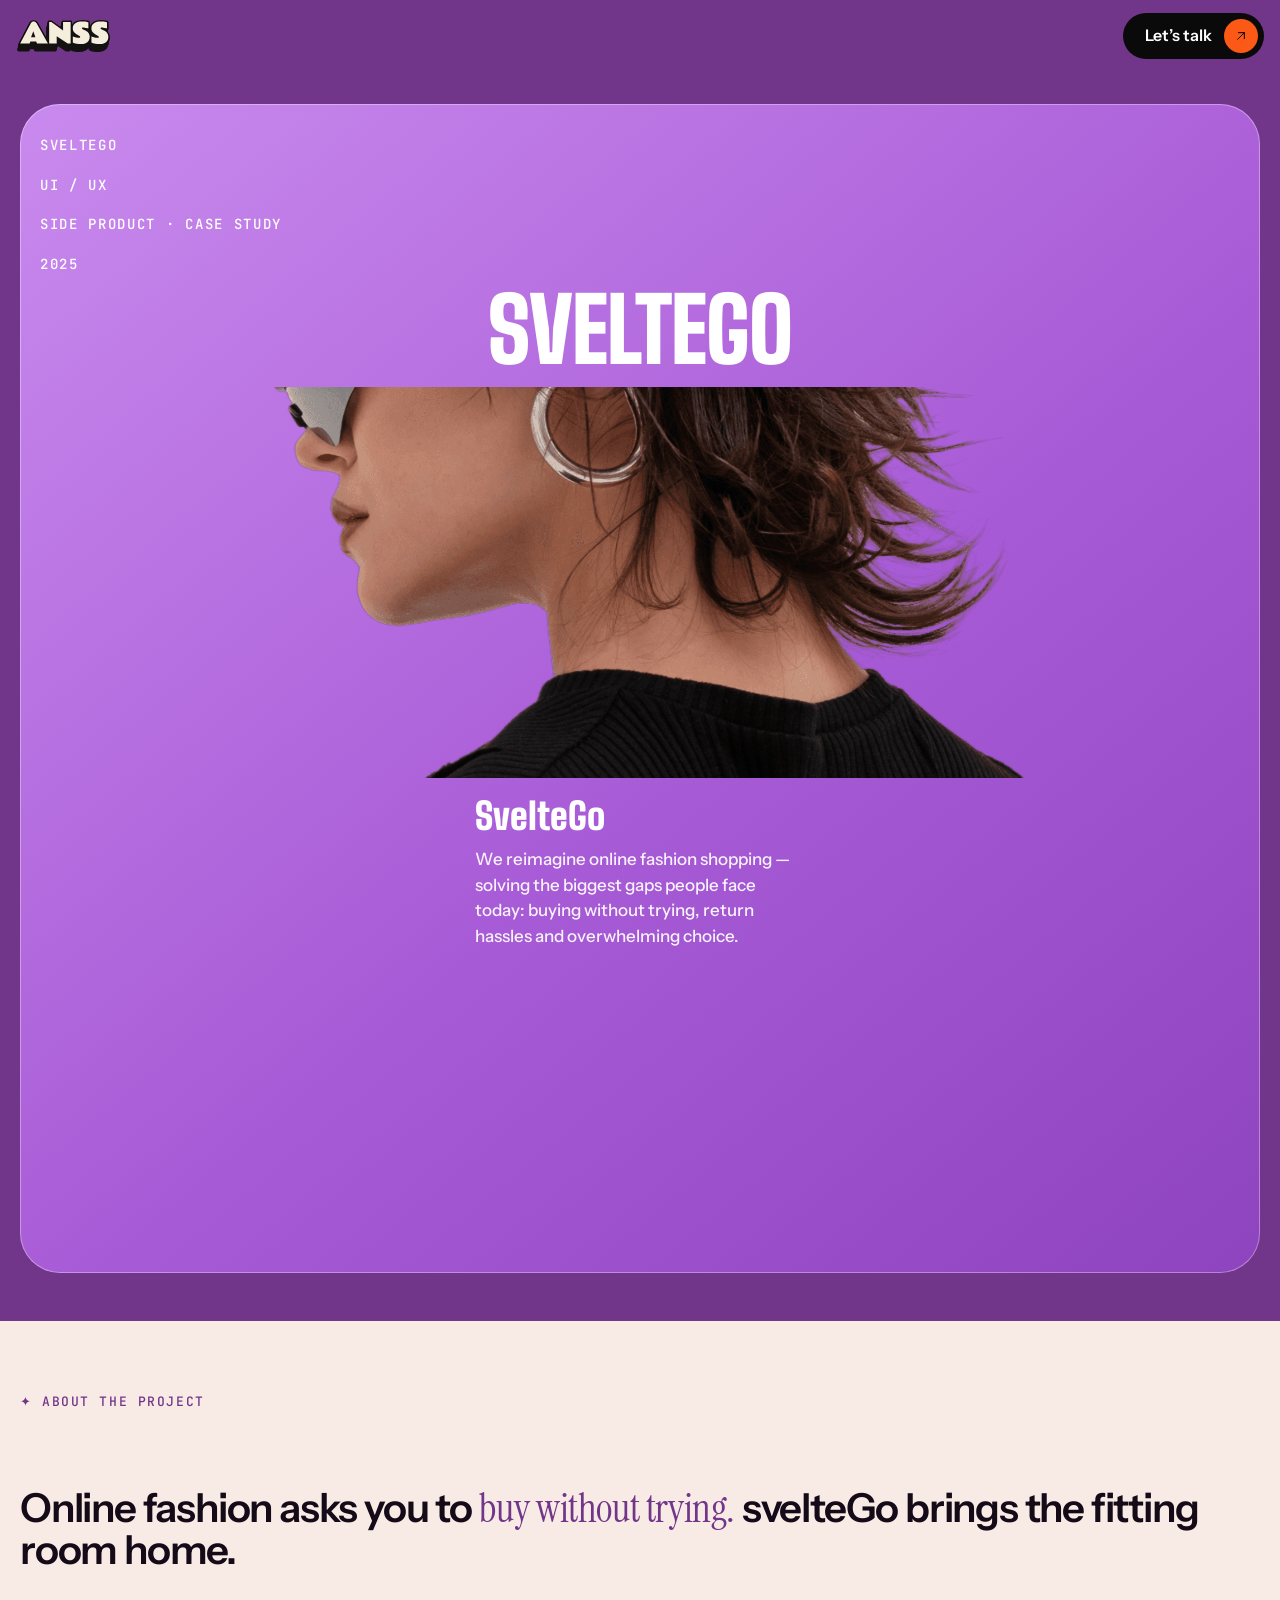
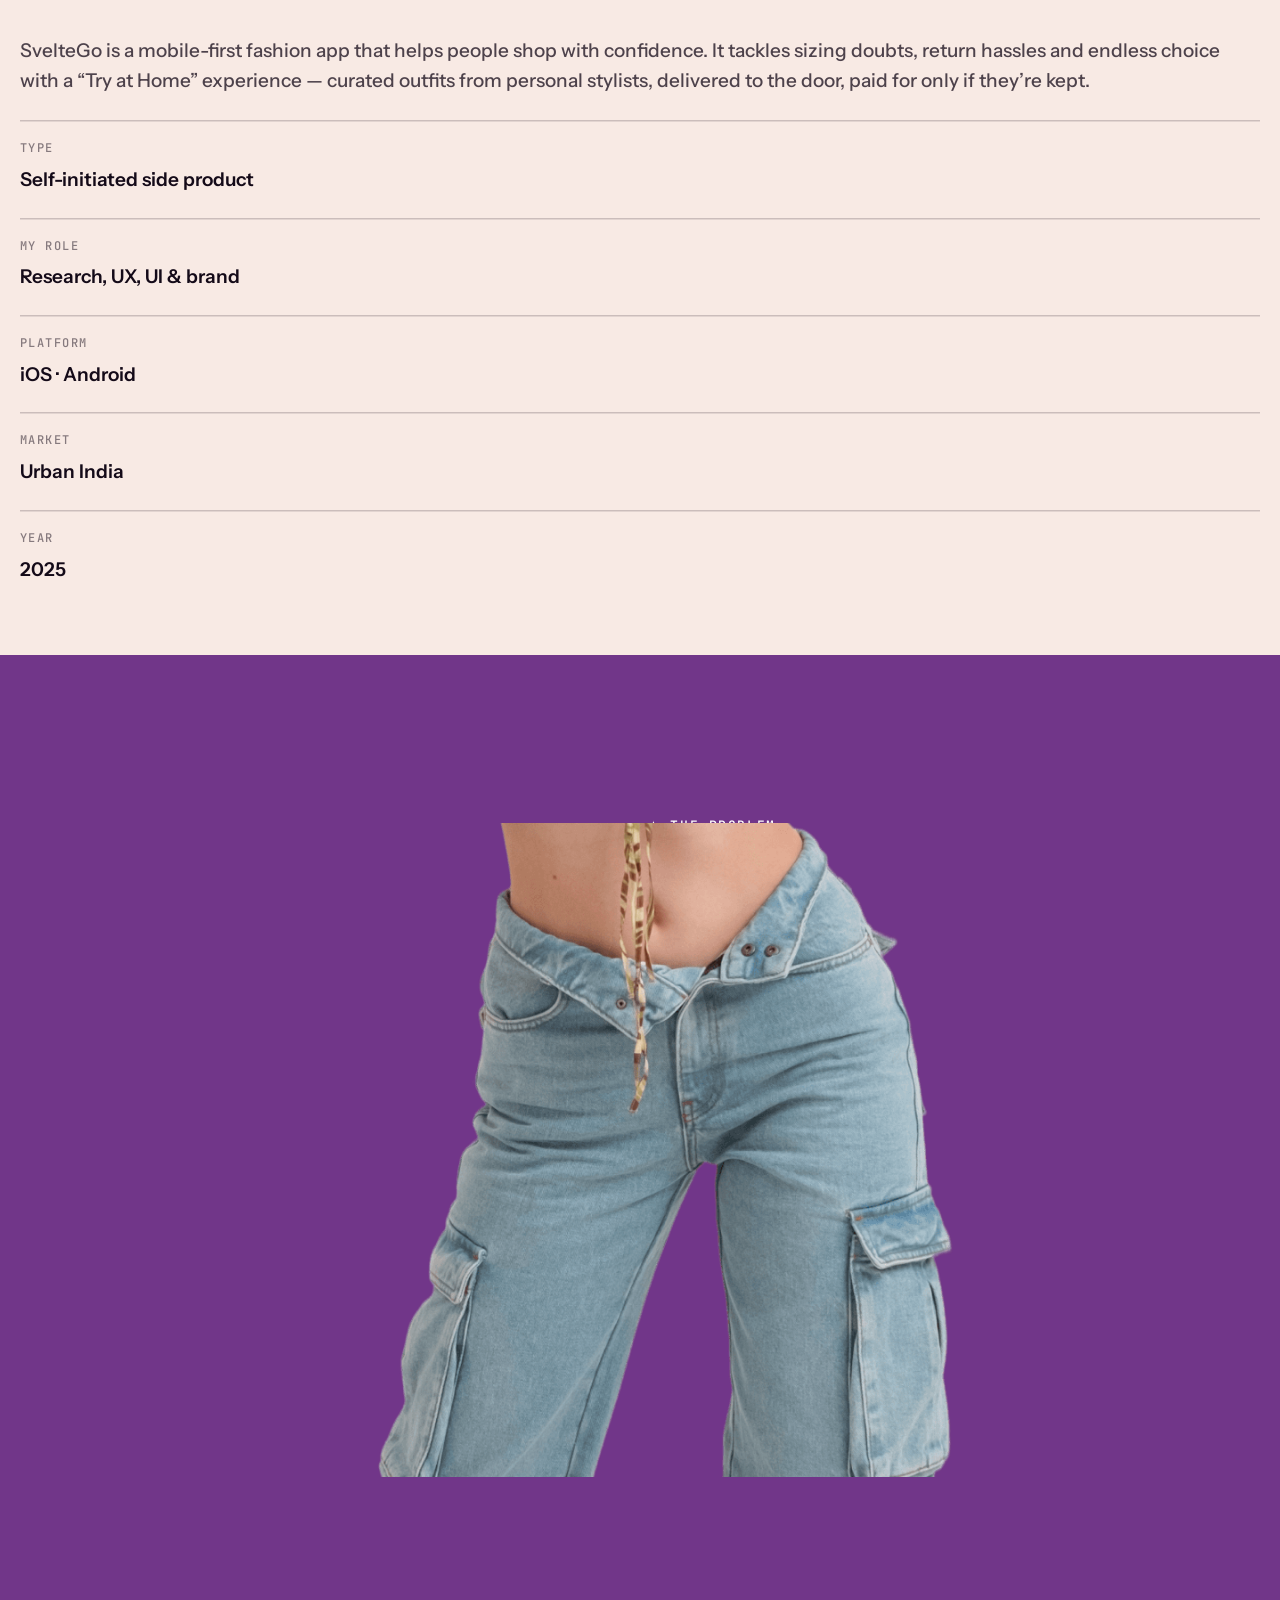
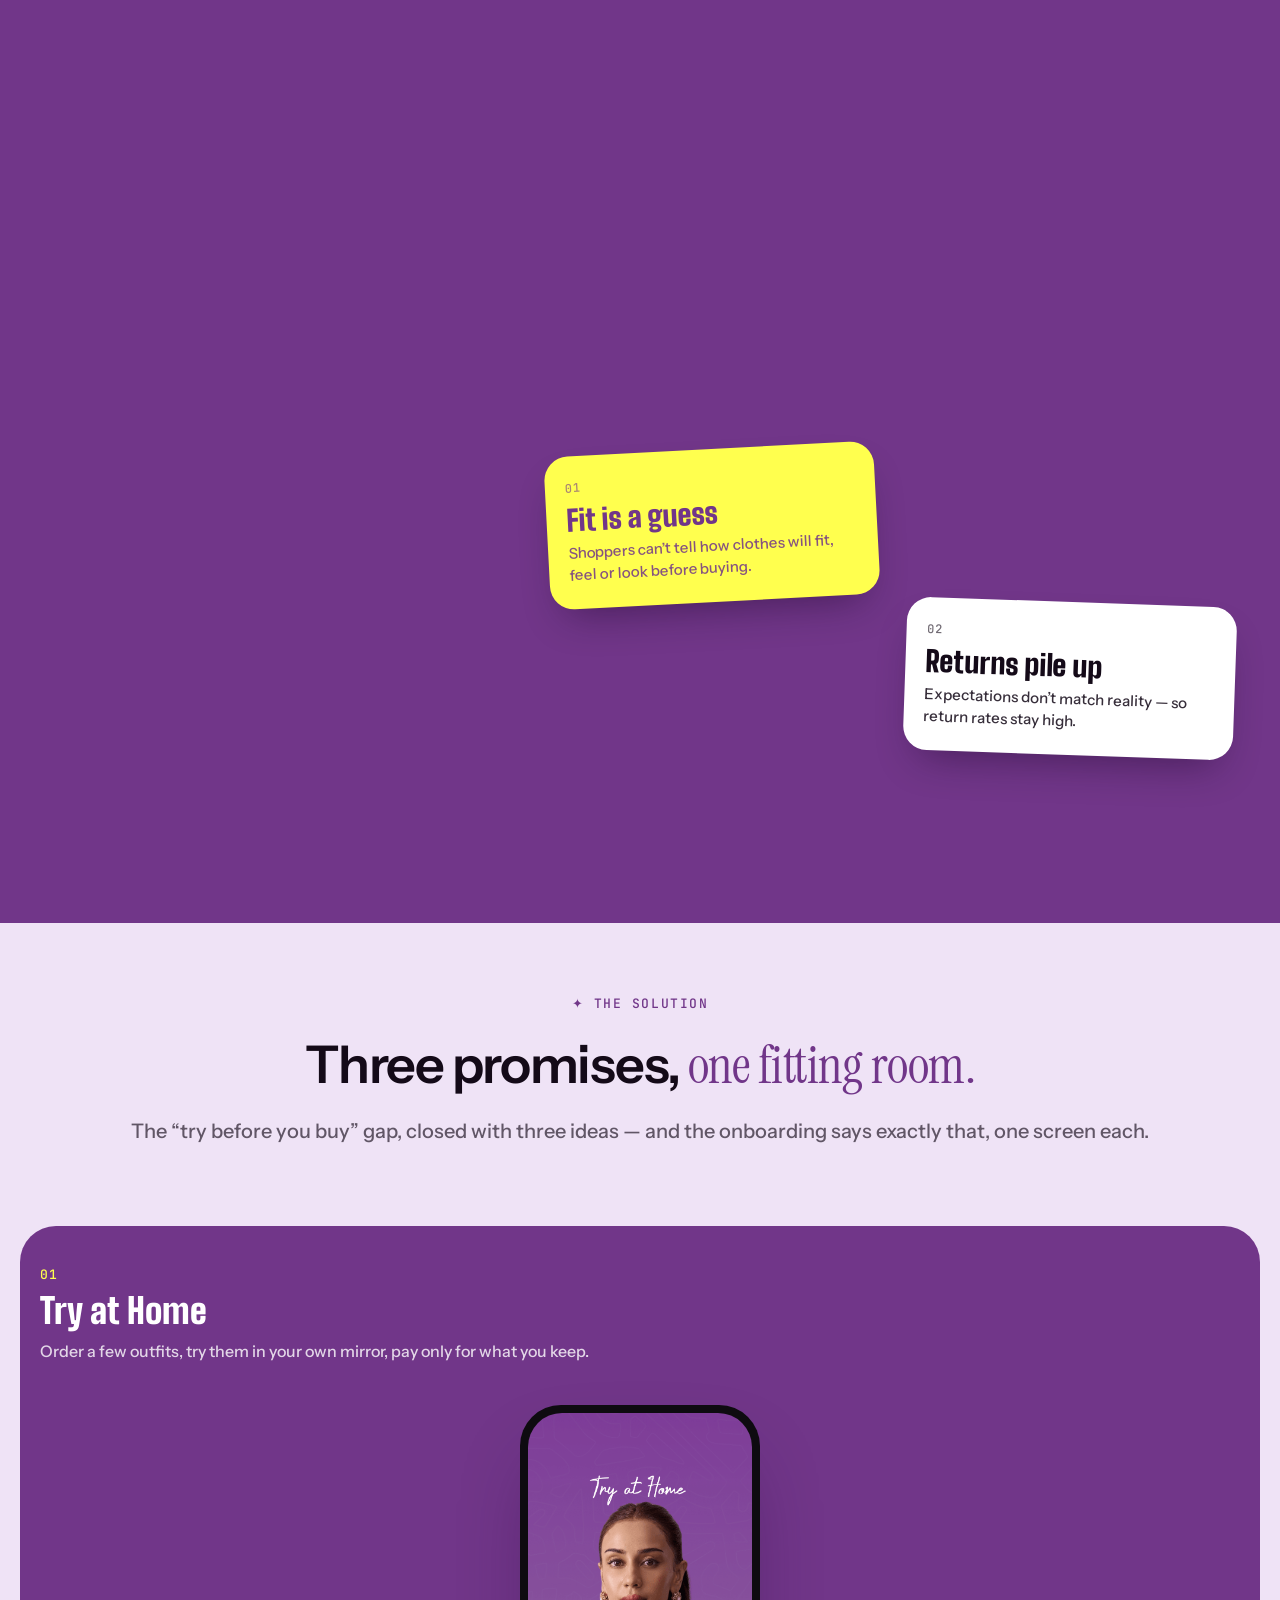
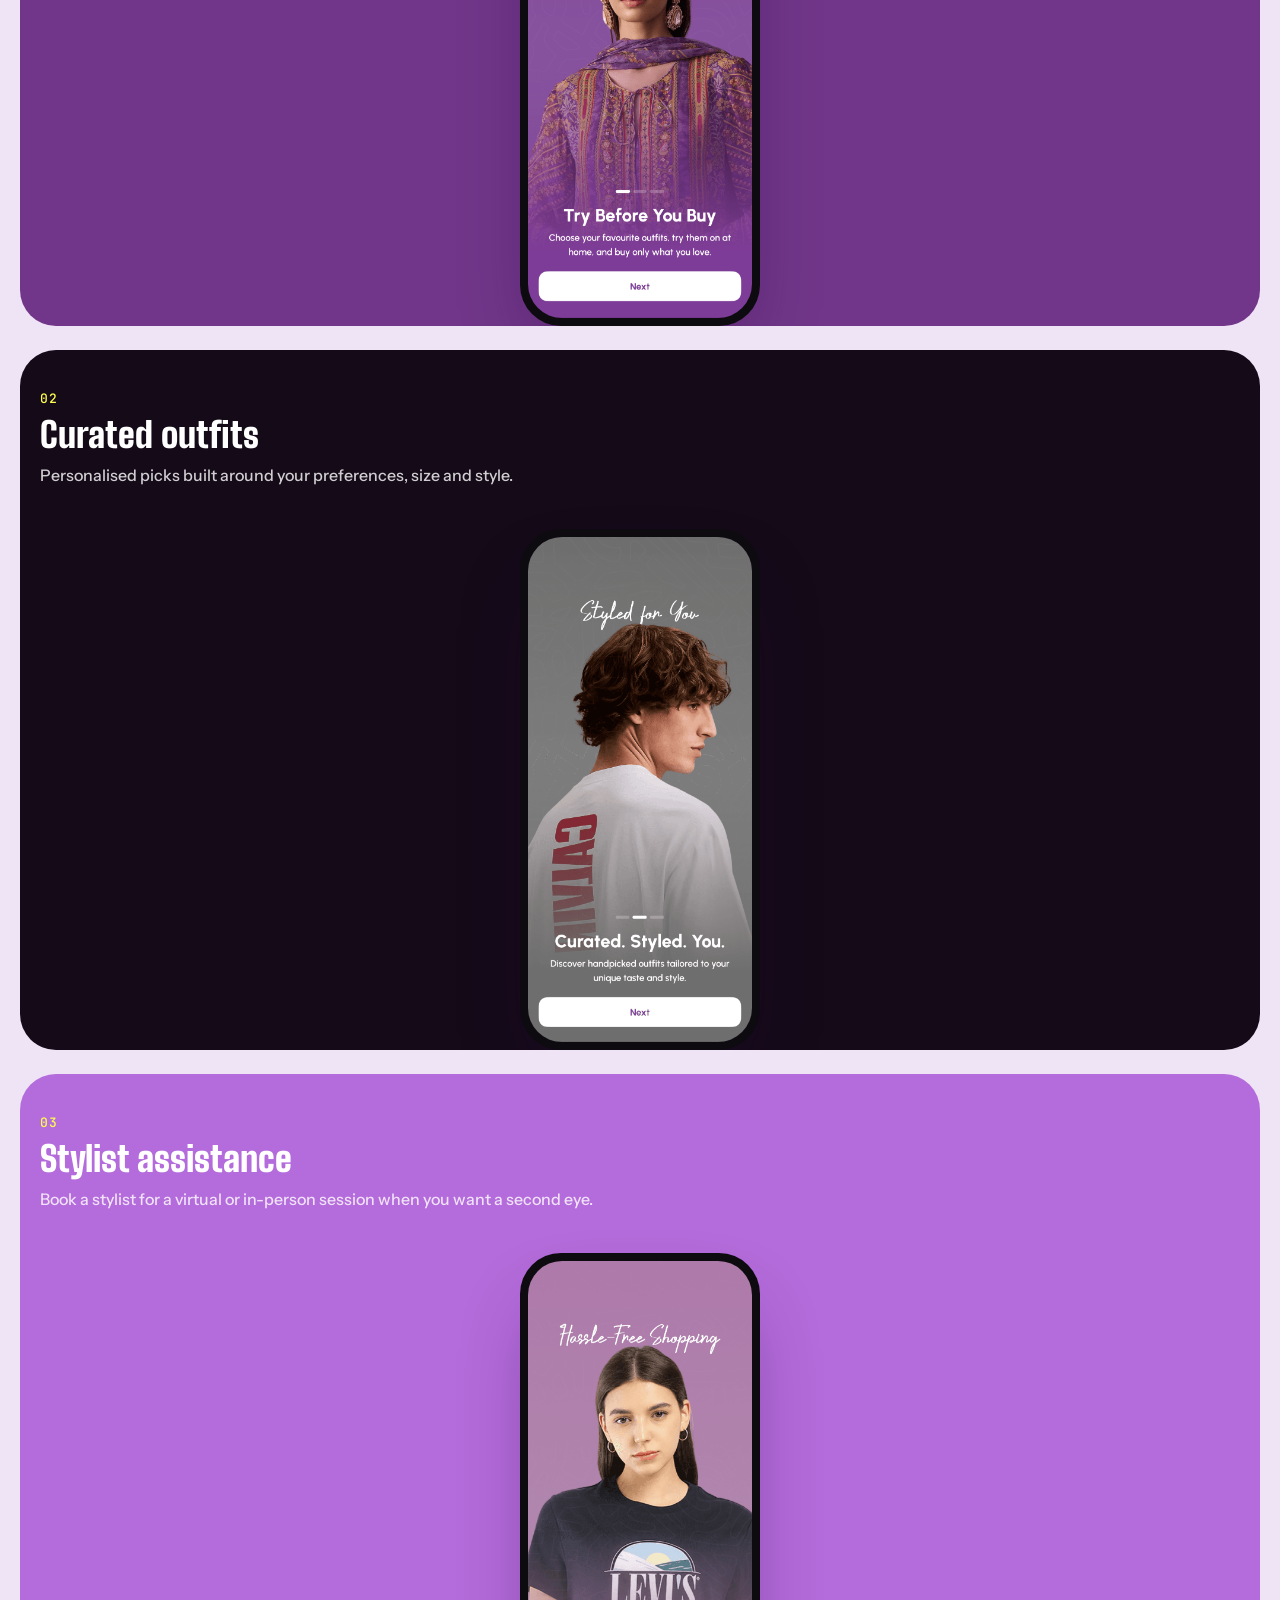
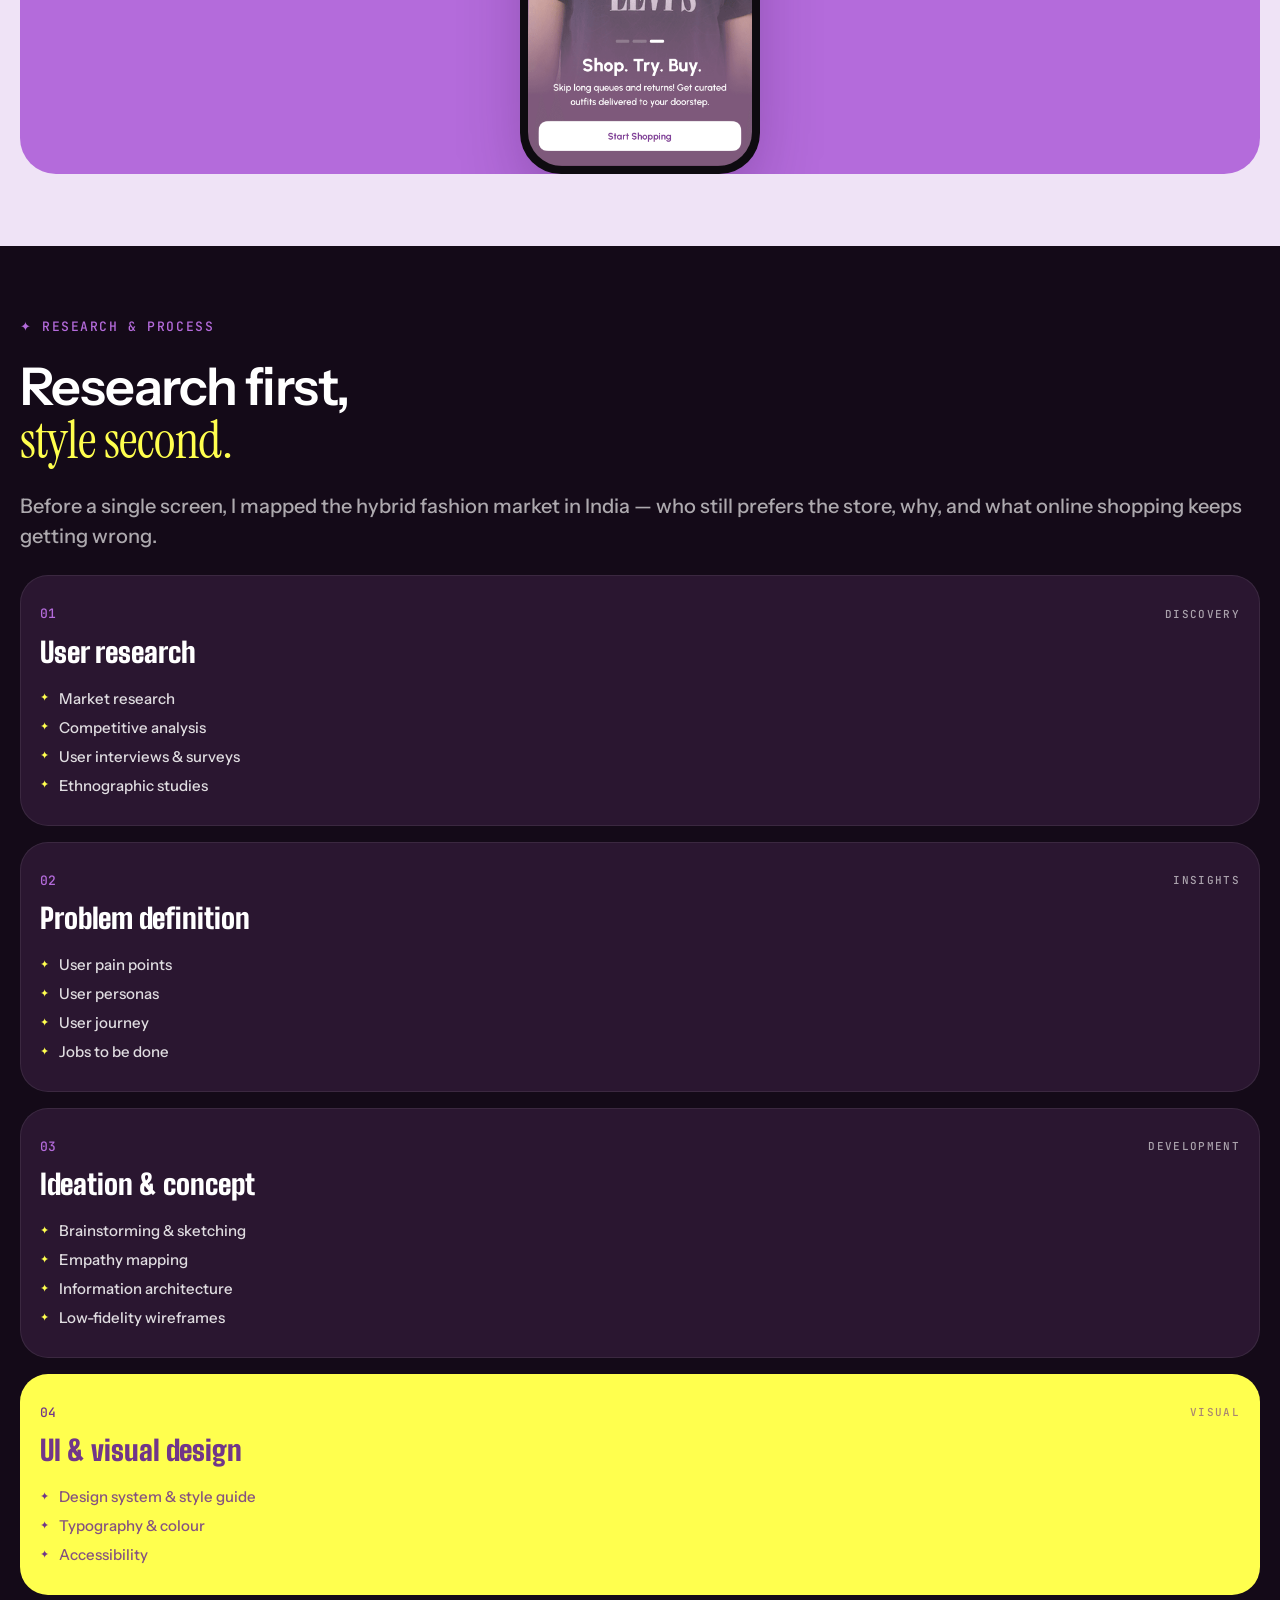
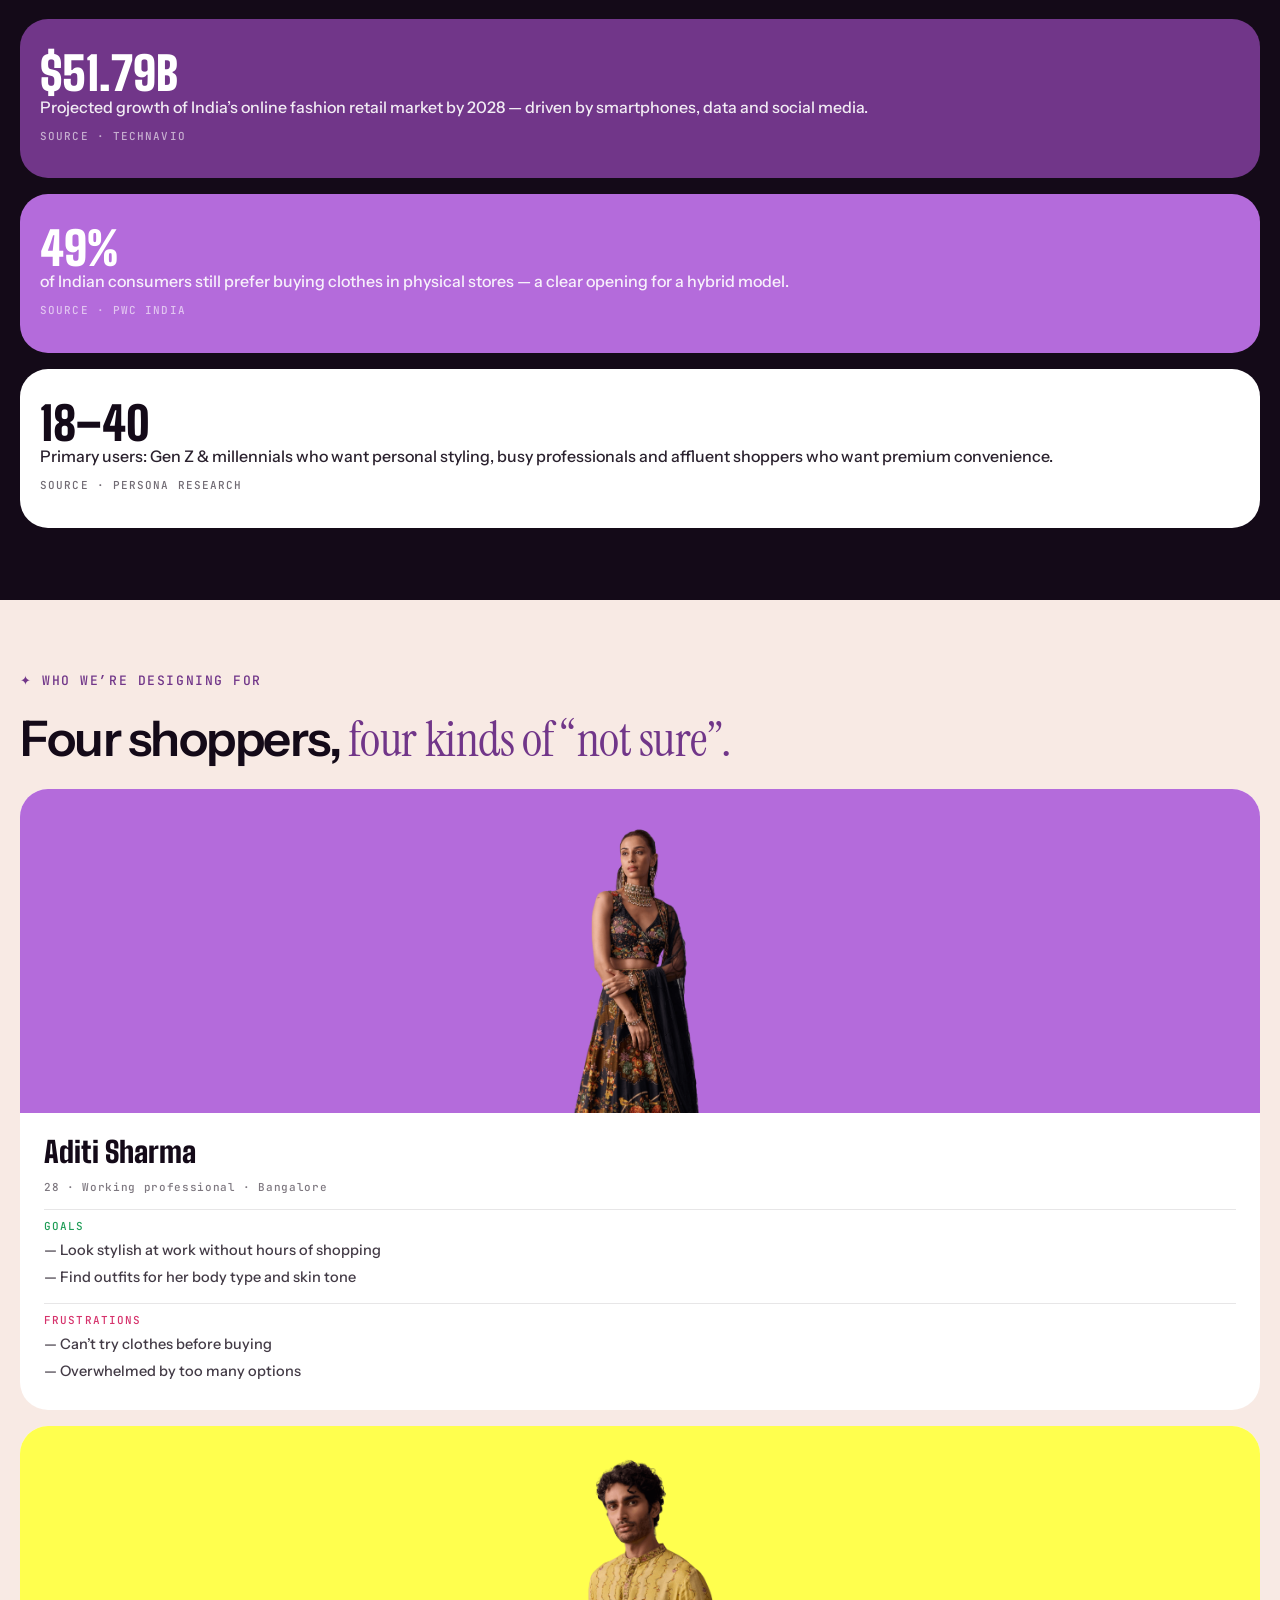
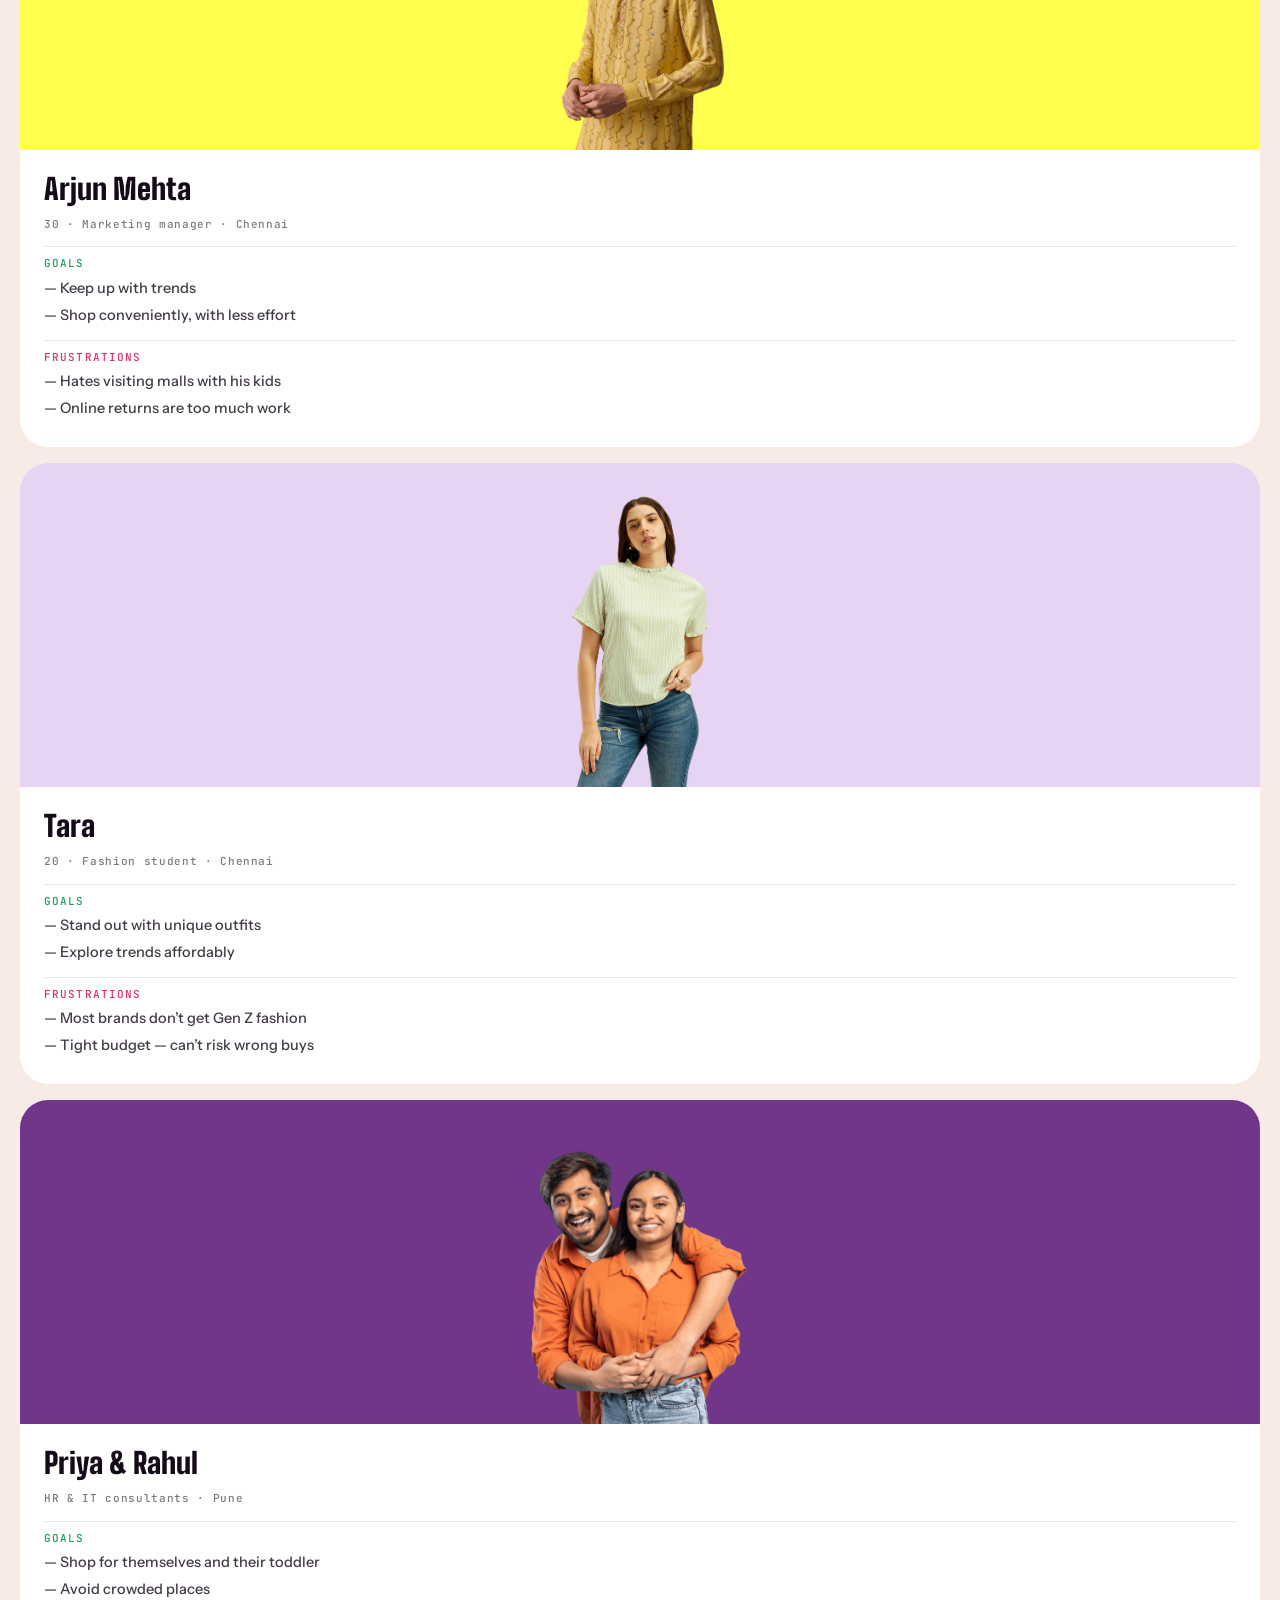
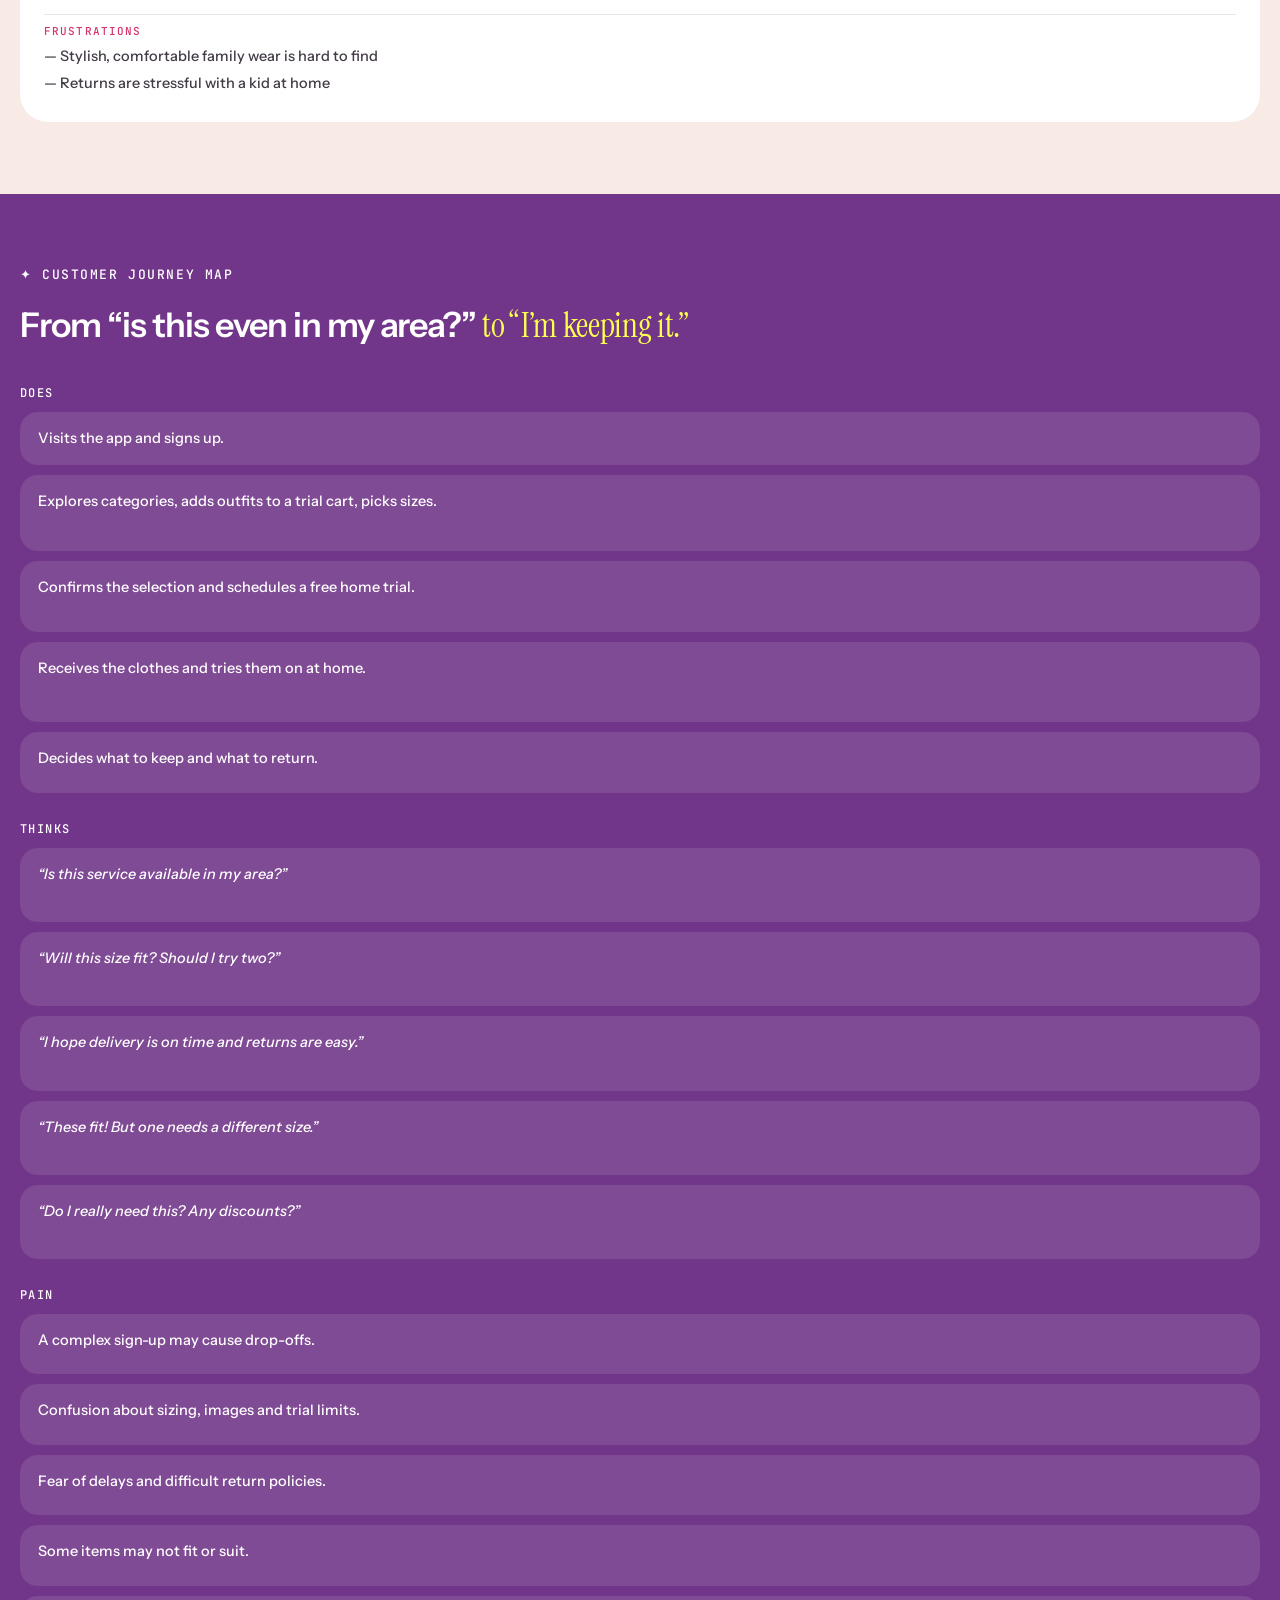
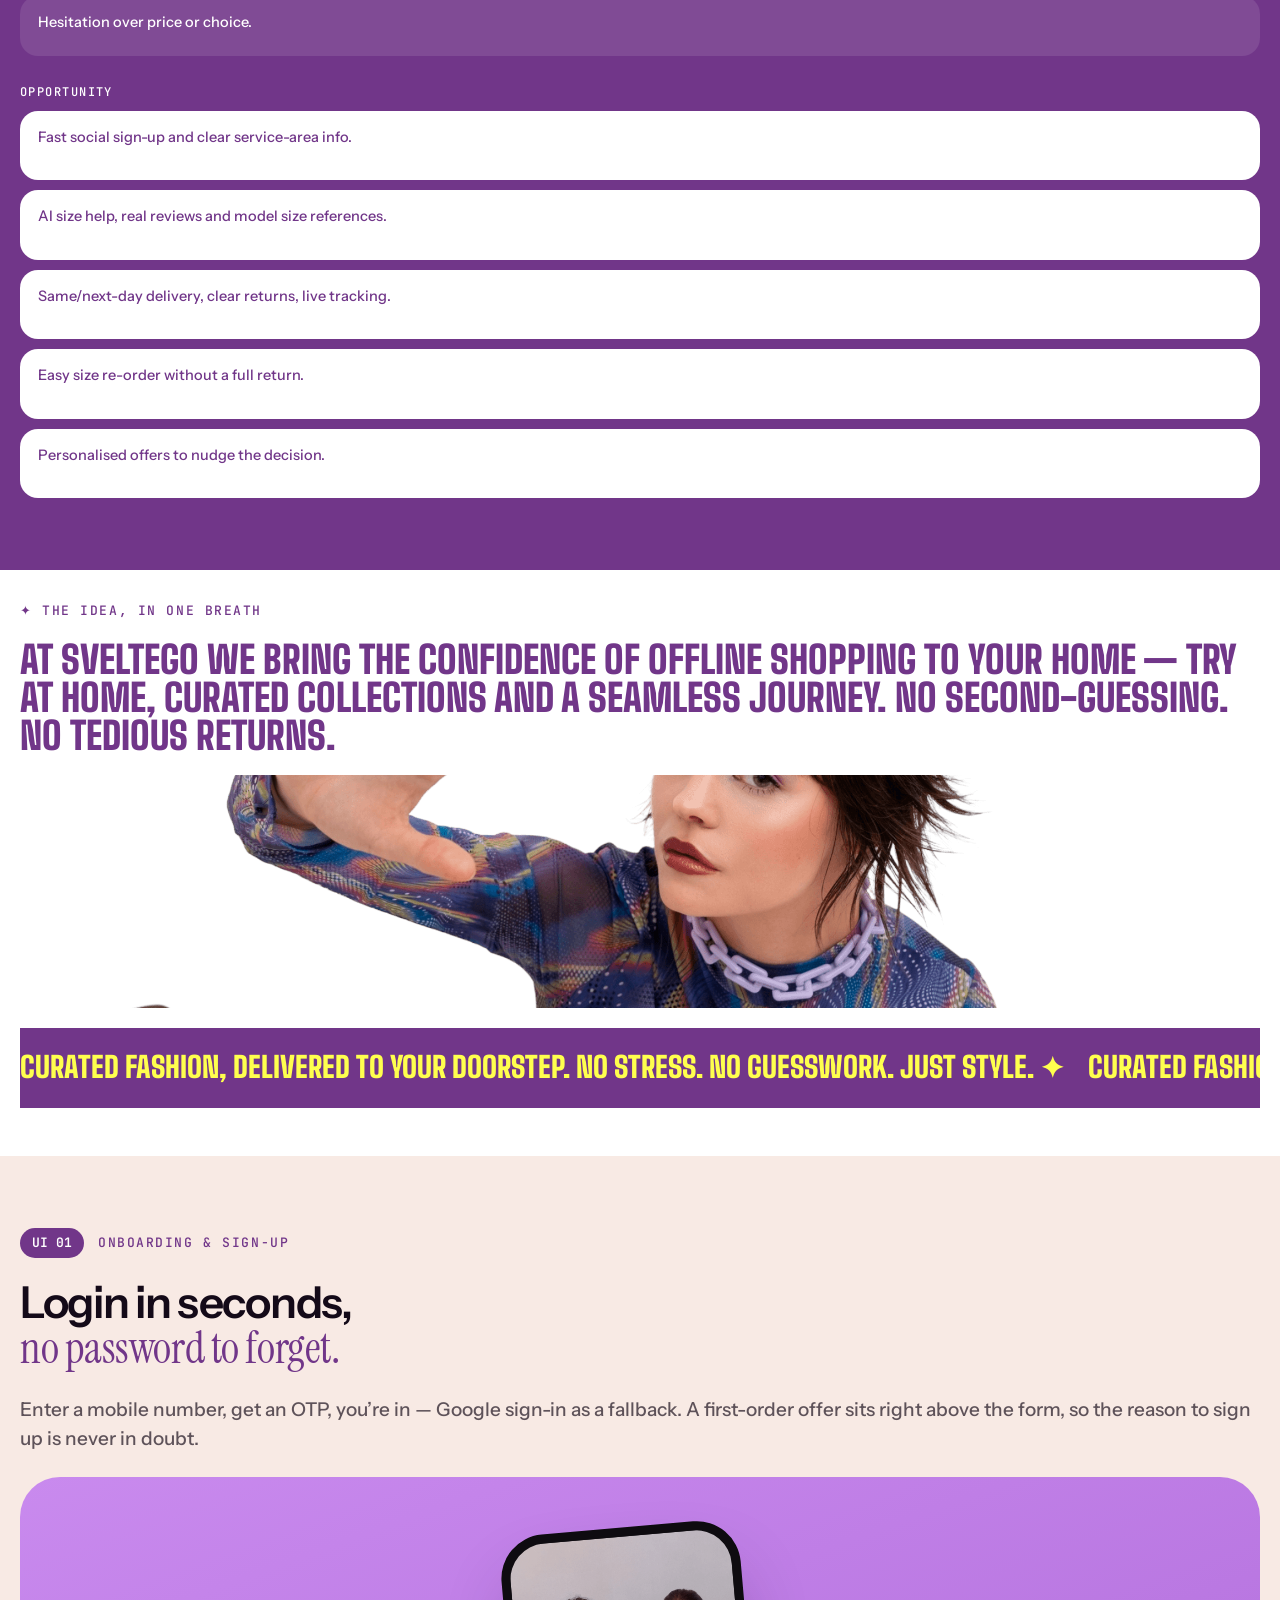
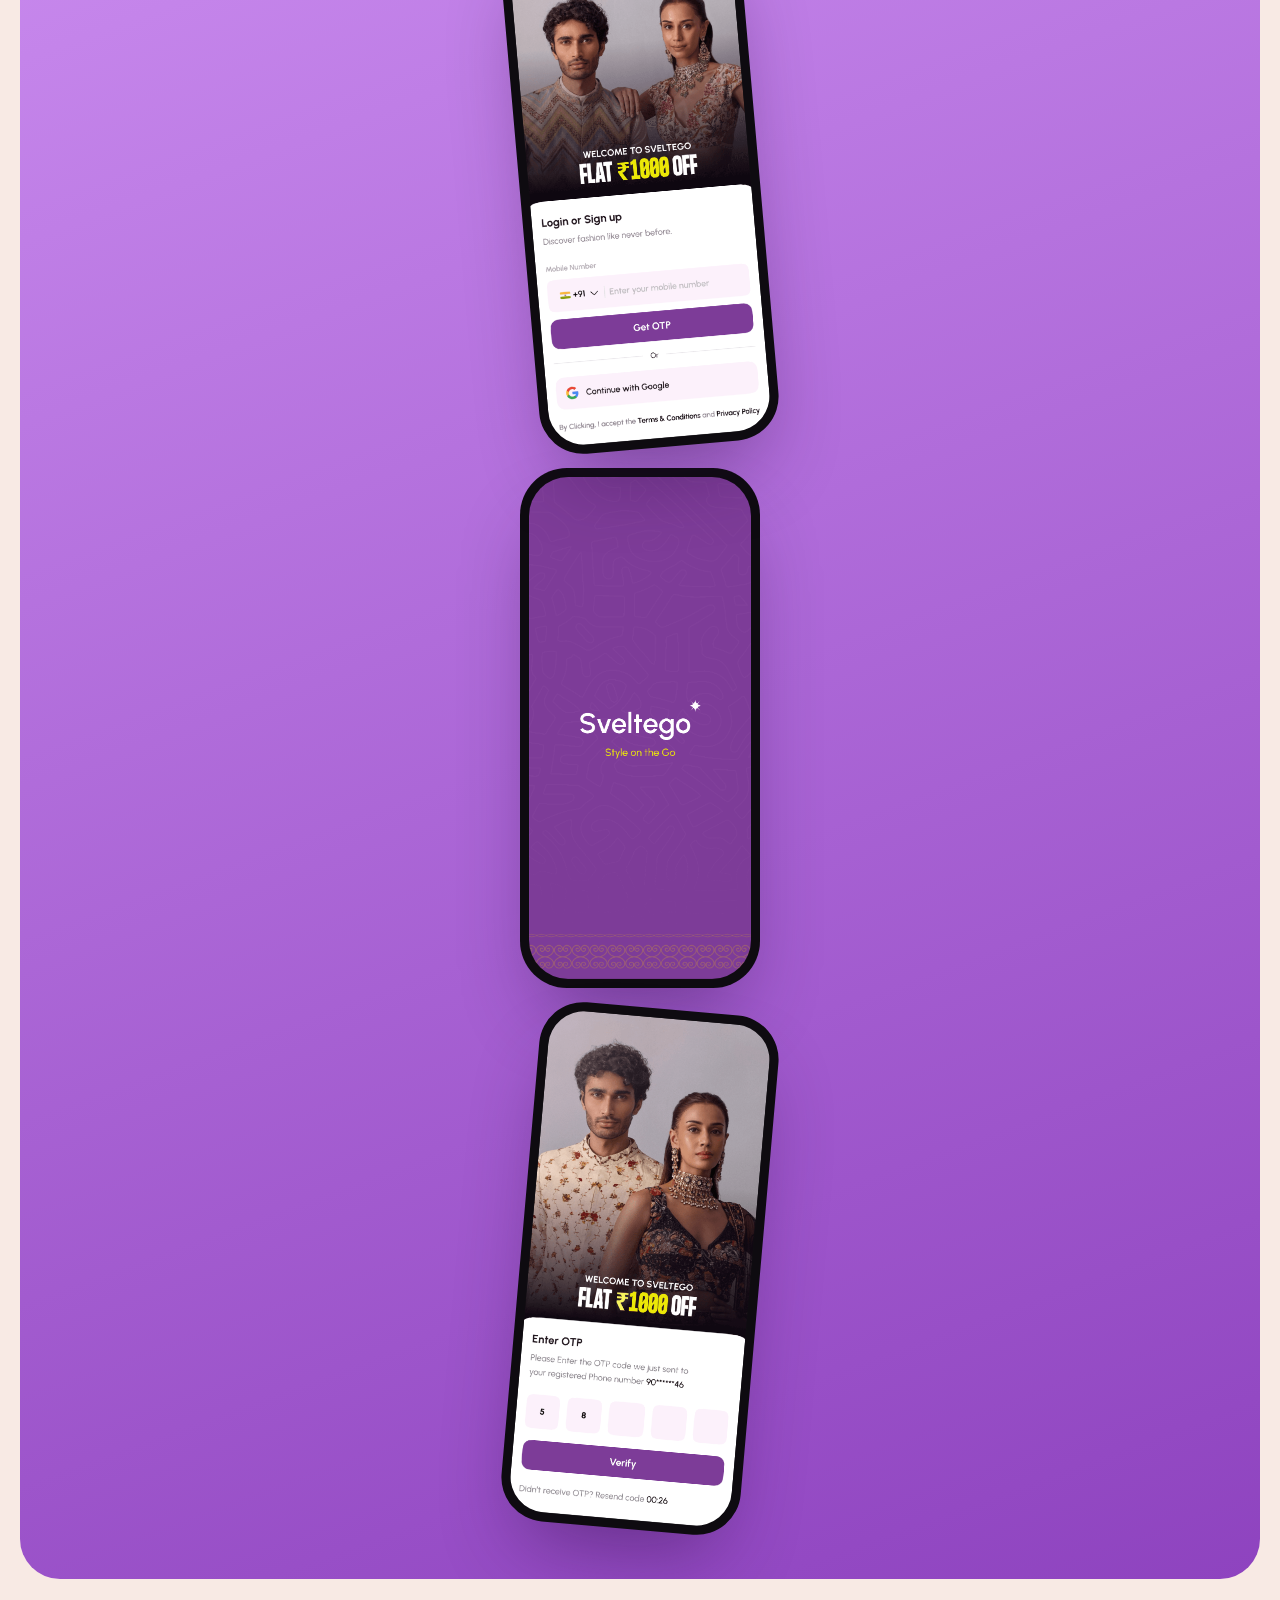
<file: sveltego.html>
<!DOCTYPE html>
<html lang="en">
<head>
  <meta charset="utf-8">
  <meta name="viewport" content="width=device-width, initial-scale=1">
  <title>SvelteGo fashion try-at-home app case study · Dhamiem Ansari</title>
  <meta name="description" content="Case study by Dhamiem Ansari: a self-initiated, mobile-first fashion app that lets you try curated outfits at home before you buy.">
  <meta name="theme-color" content="#F45831">

  <link rel="canonical" href="https://dhamiemansari.com/sveltego">
  <meta property="og:url" content="https://dhamiemansari.com/sveltego">
  <meta property="og:site_name" content="Dhamiem Ansari">
  <meta name="author" content="Dhamiem Ansari">
  <meta property="og:type" content="website">
  <meta property="og:title" content="SvelteGo fashion try-at-home app case study · Dhamiem Ansari">
  <meta property="og:description" content="Case study by Dhamiem Ansari: a self-initiated, mobile-first fashion app that lets you try curated outfits at home before you buy.">
  <meta property="og:image" content="https://dhamiemansari.com/assets/img/NArjonOzEowqveGixobbCnYiuLc.png">
  <meta name="twitter:card" content="summary_large_image">

  <link rel="icon" type="image/svg+xml" href="/assets/img/dMT9slzYS0A83HWiABIukZHcNY.svg">
  <link rel="apple-touch-icon" href="/assets/img/dMT9slzYS0A83HWiABIukZHcNY.svg">

  <link rel="preconnect" href="https://fonts.googleapis.com">
  <link rel="preconnect" href="https://fonts.gstatic.com" crossorigin>
  <!-- One stylesheet per family so a missing family never breaks the others -->
  <link rel="stylesheet" href="https://fonts.googleapis.com/css2?family=Big+Shoulders:wght@900&display=swap">
  <link rel="stylesheet" href="https://fonts.googleapis.com/css2?family=Big+Shoulders+Display:wght@900&display=swap">
  <link rel="stylesheet" href="https://fonts.googleapis.com/css2?family=Bricolage+Grotesque:opsz,wght@12..96,500..800&display=swap">
  <link rel="stylesheet" href="https://fonts.googleapis.com/css2?family=Instrument+Sans:ital,wght@0,400..700;1,500&display=swap">
  <link rel="stylesheet" href="https://fonts.googleapis.com/css2?family=JetBrains+Mono:wght@400..600&display=swap">
  <link rel="stylesheet" href="https://fonts.googleapis.com/css2?family=Gochi+Hand&display=swap">
  <link rel="stylesheet" href="https://fonts.googleapis.com/css2?family=Instrument+Serif&display=swap">
  <link rel="stylesheet" href="/css/site.css?v=86e78a92">
  <link rel="stylesheet" href="/css/story.css?v=dfeee67a">
  <link rel="stylesheet" href="/css/sveltego.css?v=37a29f70">
</head>
<body>

<svg width="0" height="0" style="position:absolute" aria-hidden="true">
  <symbol id="i-arrow-ur" viewBox="0 0 24 24"><path d="M7 17 17 7M8 7h9v9"/></symbol>
  <symbol id="i-arrow-r" viewBox="0 0 24 24"><path d="M4 12h16M14 6l6 6-6 6"/></symbol>
</svg>

<!-- ============ Navigation ============ -->
<nav class="nav" aria-label="Main">
  <div class="nav__links">
    <a class="pill" href="/#work">Work</a>
    <a class="pill" href="/about">About</a>
    <a class="pill" href="/resume.pdf" target="_blank" rel="noopener">Résumé ↓</a>
  </div>
  <a class="nav__logo" href="/" aria-label="ANSS — home"><img src="/assets/logo.svg" alt="ANSS" width="784" height="267"></a>
  <div class="nav__right">
    <p class="nav__hours">Mon–Fri<br>10:00 – 19:00 IST</p>
    <a class="talk" href="mailto:dhamiemansari@gmail.com">Let’s talk
      <span class="talk__arrow"><svg class="icon"><use href="#i-arrow-ur"/></svg></span>
    </a>
  </div>
</nav>

<main>
<div class="st sv">
  <!-- ============ Hero ============ -->
  <header class="sv-hero">
    <div class="sv-stage" style="--h:1010px">
      <div class="sv-card">
        <p class="sv-meta"><span>SVELTEGO</span><span>UI / UX</span><span>SIDE PRODUCT · CASE STUDY</span><span>2025</span></p>
        <h1 class="sv-giant">Sveltego</h1>
        <img class="sv-hero__model" src="/assets/img/5i82oSSq8ya6wYgZDOYemtWzhA.png" alt="Model in reflective sunglasses" width="2149" height="2400" fetchpriority="high">
        <div class="sv-intro"><b>SvelteGo</b><p>We reimagine online fashion shopping — solving the biggest gaps people face today: buying without trying, return hassles and overwhelming choice.</p></div>
        <p class="sv-mono" style="left:1000px;top:880px">/start</p>
        <p class="sv-pill" style="background:#FFFF4E;color:#713689;left:930px;top:500px;transform:rotate(8deg);z-index:4">Try before you buy</p>
        <p class="sv-pill" style="background:#fff;color:#713689;left:120px;top:500px;transform:rotate(-6deg);z-index:4;padding:10px 18px;font-size:15px">Style on the Go ✦</p>
        <svg class="sv-spark" viewBox="0 0 24 24" aria-hidden="true" style="--s:42px;left:1060px;top:410px;z-index:4"><path d="M12 0C13 7 17 11 24 12C17 13 13 17 12 24C11 17 7 13 0 12C7 11 11 7 12 0Z" fill="#FFFF4E"/></svg>
        <svg class="sv-spark" viewBox="0 0 24 24" aria-hidden="true" style="--s:22px;left:230px;top:440px;z-index:4"><path d="M12 0C13 7 17 11 24 12C17 13 13 17 12 24C11 17 7 13 0 12C7 11 11 7 12 0Z" fill="#FFFFFF"/></svg>
      </div>
      <img class="sv-walk" src="/assets/img/2uANMB3oTEZkW7OGSUVbj1tJgQA.png" alt="Model walking" width="2176" height="1450">
    </div>
  </header>

  <div class="sv-ticker" aria-hidden="true"><div class="sv-track" style="--dur:58s"><span>Try at home</span><svg class="sv-spark" viewBox="0 0 24 24" aria-hidden="true" style="--s:26px"><path d="M12 0C13 7 17 11 24 12C17 13 13 17 12 24C11 17 7 13 0 12C7 11 11 7 12 0Z" fill="#713689"/></svg><span>Curated by stylists</span><svg class="sv-spark" viewBox="0 0 24 24" aria-hidden="true" style="--s:26px"><path d="M12 0C13 7 17 11 24 12C17 13 13 17 12 24C11 17 7 13 0 12C7 11 11 7 12 0Z" fill="#713689"/></svg><span>No return hassles</span><svg class="sv-spark" viewBox="0 0 24 24" aria-hidden="true" style="--s:26px"><path d="M12 0C13 7 17 11 24 12C17 13 13 17 12 24C11 17 7 13 0 12C7 11 11 7 12 0Z" fill="#713689"/></svg><span>Style on the go</span><svg class="sv-spark" viewBox="0 0 24 24" aria-hidden="true" style="--s:26px"><path d="M12 0C13 7 17 11 24 12C17 13 13 17 12 24C11 17 7 13 0 12C7 11 11 7 12 0Z" fill="#713689"/></svg><span>Try at home</span><svg class="sv-spark" viewBox="0 0 24 24" aria-hidden="true" style="--s:26px"><path d="M12 0C13 7 17 11 24 12C17 13 13 17 12 24C11 17 7 13 0 12C7 11 11 7 12 0Z" fill="#713689"/></svg><span>Curated by stylists</span><svg class="sv-spark" viewBox="0 0 24 24" aria-hidden="true" style="--s:26px"><path d="M12 0C13 7 17 11 24 12C17 13 13 17 12 24C11 17 7 13 0 12C7 11 11 7 12 0Z" fill="#713689"/></svg><span>No return hassles</span><svg class="sv-spark" viewBox="0 0 24 24" aria-hidden="true" style="--s:26px"><path d="M12 0C13 7 17 11 24 12C17 13 13 17 12 24C11 17 7 13 0 12C7 11 11 7 12 0Z" fill="#713689"/></svg><span>Style on the go</span><svg class="sv-spark" viewBox="0 0 24 24" aria-hidden="true" style="--s:26px"><path d="M12 0C13 7 17 11 24 12C17 13 13 17 12 24C11 17 7 13 0 12C7 11 11 7 12 0Z" fill="#713689"/></svg><span>Try at home</span><svg class="sv-spark" viewBox="0 0 24 24" aria-hidden="true" style="--s:26px"><path d="M12 0C13 7 17 11 24 12C17 13 13 17 12 24C11 17 7 13 0 12C7 11 11 7 12 0Z" fill="#713689"/></svg><span>Curated by stylists</span><svg class="sv-spark" viewBox="0 0 24 24" aria-hidden="true" style="--s:26px"><path d="M12 0C13 7 17 11 24 12C17 13 13 17 12 24C11 17 7 13 0 12C7 11 11 7 12 0Z" fill="#713689"/></svg><span>No return hassles</span><svg class="sv-spark" viewBox="0 0 24 24" aria-hidden="true" style="--s:26px"><path d="M12 0C13 7 17 11 24 12C17 13 13 17 12 24C11 17 7 13 0 12C7 11 11 7 12 0Z" fill="#713689"/></svg><span>Style on the go</span><svg class="sv-spark" viewBox="0 0 24 24" aria-hidden="true" style="--s:26px"><path d="M12 0C13 7 17 11 24 12C17 13 13 17 12 24C11 17 7 13 0 12C7 11 11 7 12 0Z" fill="#713689"/></svg><span>Try at home</span><svg class="sv-spark" viewBox="0 0 24 24" aria-hidden="true" style="--s:26px"><path d="M12 0C13 7 17 11 24 12C17 13 13 17 12 24C11 17 7 13 0 12C7 11 11 7 12 0Z" fill="#713689"/></svg><span>Curated by stylists</span><svg class="sv-spark" viewBox="0 0 24 24" aria-hidden="true" style="--s:26px"><path d="M12 0C13 7 17 11 24 12C17 13 13 17 12 24C11 17 7 13 0 12C7 11 11 7 12 0Z" fill="#713689"/></svg><span>No return hassles</span><svg class="sv-spark" viewBox="0 0 24 24" aria-hidden="true" style="--s:26px"><path d="M12 0C13 7 17 11 24 12C17 13 13 17 12 24C11 17 7 13 0 12C7 11 11 7 12 0Z" fill="#713689"/></svg><span>Style on the go</span><svg class="sv-spark" viewBox="0 0 24 24" aria-hidden="true" style="--s:26px"><path d="M12 0C13 7 17 11 24 12C17 13 13 17 12 24C11 17 7 13 0 12C7 11 11 7 12 0Z" fill="#713689"/></svg><span>Try at home</span><svg class="sv-spark" viewBox="0 0 24 24" aria-hidden="true" style="--s:26px"><path d="M12 0C13 7 17 11 24 12C17 13 13 17 12 24C11 17 7 13 0 12C7 11 11 7 12 0Z" fill="#713689"/></svg><span>Curated by stylists</span><svg class="sv-spark" viewBox="0 0 24 24" aria-hidden="true" style="--s:26px"><path d="M12 0C13 7 17 11 24 12C17 13 13 17 12 24C11 17 7 13 0 12C7 11 11 7 12 0Z" fill="#713689"/></svg><span>No return hassles</span><svg class="sv-spark" viewBox="0 0 24 24" aria-hidden="true" style="--s:26px"><path d="M12 0C13 7 17 11 24 12C17 13 13 17 12 24C11 17 7 13 0 12C7 11 11 7 12 0Z" fill="#713689"/></svg><span>Style on the go</span><svg class="sv-spark" viewBox="0 0 24 24" aria-hidden="true" style="--s:26px"><path d="M12 0C13 7 17 11 24 12C17 13 13 17 12 24C11 17 7 13 0 12C7 11 11 7 12 0Z" fill="#713689"/></svg><span>Try at home</span><svg class="sv-spark" viewBox="0 0 24 24" aria-hidden="true" style="--s:26px"><path d="M12 0C13 7 17 11 24 12C17 13 13 17 12 24C11 17 7 13 0 12C7 11 11 7 12 0Z" fill="#713689"/></svg><span>Curated by stylists</span><svg class="sv-spark" viewBox="0 0 24 24" aria-hidden="true" style="--s:26px"><path d="M12 0C13 7 17 11 24 12C17 13 13 17 12 24C11 17 7 13 0 12C7 11 11 7 12 0Z" fill="#713689"/></svg><span>No return hassles</span><svg class="sv-spark" viewBox="0 0 24 24" aria-hidden="true" style="--s:26px"><path d="M12 0C13 7 17 11 24 12C17 13 13 17 12 24C11 17 7 13 0 12C7 11 11 7 12 0Z" fill="#713689"/></svg><span>Style on the go</span><svg class="sv-spark" viewBox="0 0 24 24" aria-hidden="true" style="--s:26px"><path d="M12 0C13 7 17 11 24 12C17 13 13 17 12 24C11 17 7 13 0 12C7 11 11 7 12 0Z" fill="#713689"/></svg></div></div>

  <!-- ============ About ============ -->
  <section class="st-sec st-paper sv-about" aria-labelledby="sv-about">
    <div class="st-inner">
      <div class="sv-top">
        <div class="sv-top__s">
          <p class="st-eyebrow">✦  ABOUT THE PROJECT</p>
          <h2 class="st-h2 lb" id="sv-about">Online fashion asks you to <em>buy without trying.</em> svelteGo brings the fitting room home.</h2>
        </div>
        <div class="sv-top__b"><p>SvelteGo is a mobile-first fashion app that helps people shop with confidence. It tackles sizing doubts, return hassles and endless choice with a “Try at Home” experience — curated outfits from personal stylists, delivered to the door, paid for only if they’re kept.</p></div>
      </div>
      <dl class="st-meta">
        <div><dt>TYPE</dt><dd>Self-initiated side product</dd></div>
        <div><dt>MY ROLE</dt><dd>Research, UX, UI &amp; brand</dd></div>
        <div><dt>PLATFORM</dt><dd>iOS · Android</dd></div>
        <div><dt>MARKET</dt><dd>Urban India</dd></div>
        <div><dt>YEAR</dt><dd>2025</dd></div>
      </dl>
    </div>
  </section>

  <!-- ============ Problem ============ -->
  <section class="sv-prob" aria-labelledby="sv-prob">
    <div class="sv-stage" style="--h:1080px">
      <p class="st-eyebrow sv-light" style="left:72px;top:130px">✦  THE PROBLEM</p>
      <h2 class="st-h2 st-h2--light" id="sv-prob" style="left:72px;top:170px">What’s broken in<br><em>online fashion?</em></h2>
      <img class="sv-prob__model" src="/assets/img/Q9F0GTXexJzlLCEbPd34j84xag.png" alt="Model in Y2K outfit" loading="lazy" width="1392" height="2600">
      <svg class="sv-spark" viewBox="0 0 24 24" aria-hidden="true" style="--s:64px;left:860px;top:150px"><path d="M12 0C13 7 17 11 24 12C17 13 13 17 12 24C11 17 7 13 0 12C7 11 11 7 12 0Z" fill="#FFFF4E"/></svg>
      <svg class="sv-spark" viewBox="0 0 24 24" aria-hidden="true" style="--s:28px;left:1340px;top:420px;z-index:2"><path d="M12 0C13 7 17 11 24 12C17 13 13 17 12 24C11 17 7 13 0 12C7 11 11 7 12 0Z" fill="#FFFFFF"/></svg>
      <div class="sv-pain" style="background:#FFFF4E;color:#713689;--r:-3deg;left:72px;top:420px"><span>01</span><b>Fit is a guess</b><p>Shoppers can’t tell how clothes will fit, feel or look before buying.</p></div>
      <div class="sv-pain" style="background:#FFFFFF;color:#140A18;--r:2deg;left:430px;top:400px"><span>02</span><b>Returns pile up</b><p>Expectations don’t match reality — so return rates stay high.</p></div>
      <div class="sv-pain" style="background:#B46BDB;color:#FFFFFF;--r:-2deg;left:72px;top:640px"><span>03</span><b>Too much choice</b><p>An endless catalogue leads straight to decision fatigue.</p></div>
      <div class="sv-pain" style="background:#FFFFFF;color:#140A18;--r:3deg;left:430px;top:620px"><span>04</span><b>No human touch</b><p>Recommendations feel generic; there’s no stylist in the loop.</p></div>
      <div class="sv-pain" style="background:#FFFF4E;color:#713689;--r:-1deg;left:250px;top:840px;width:370px"><span>05</span><b>No try-on confidence</b><p>People miss the “try before you buy” certainty of a store.</p></div>
    </div>
  </section>

  <!-- ============ Solution ============ -->
  <section class="st-sec sv-lil st-center st-life sv-sol" aria-labelledby="sv-sol" style="--hw:1200px;--bw:640px">
    <p class="st-eyebrow">✦  THE SOLUTION</p>
    <h2 class="st-h2 st-h2--c" id="sv-sol">Three promises, <em>one fitting room.</em></h2>
    <p class="st-body st-body--c" style="color:rgba(20,10,24,0.65)">The “try before you buy” gap, closed with three ideas — and the onboarding says exactly that, one screen each.</p>
    <div class="sv-pillars">
      <div class="sv-pillar sv-pur"><div class="sv-pillar__head"><span>01</span><b>Try at Home</b><p>Order a few outfits, try them in your own mirror, pay only for what you keep.</p></div><div class="sv-pillar__wrap"><div class="sv-ph" style="--dw:270px;--dh:586px;--mw:240px;--mh:521px;--pp:8px;--pr:41px;--sr:34px"><img src="/assets/img/lCcdbqNBpgluTvPFKIK0N3nXFA.png" alt="Try at Home screen" loading="lazy"></div></div></div>
      <div class="sv-pillar sv-nite"><div class="sv-pillar__head"><span>02</span><b>Curated outfits</b><p>Personalised picks built around your preferences, size and style.</p></div><div class="sv-pillar__wrap"><div class="sv-ph" style="--dw:270px;--dh:586px;--mw:240px;--mh:521px;--pp:8px;--pr:41px;--sr:34px"><img src="/assets/img/DVnDencwd3erhJOYNK0Aw2F5SU.png" alt="Curated outfits screen" loading="lazy"></div></div></div>
      <div class="sv-pillar" style="background:#B46BDB"><div class="sv-pillar__head"><span>03</span><b>Stylist assistance</b><p>Book a stylist for a virtual or in-person session when you want a second eye.</p></div><div class="sv-pillar__wrap"><div class="sv-ph" style="--dw:270px;--dh:586px;--mw:240px;--mh:521px;--pp:8px;--pr:41px;--sr:34px"><img src="/assets/img/SLtAYbd5603myFadJuCvq7fedM4.png" alt="Stylist assistance screen" loading="lazy"></div></div></div>
    </div>
  </section>

  <!-- ============ Research ============ -->
  <section class="st-sec sv-nite sv-res" aria-labelledby="sv-res">
    <div class="st-inner">
      <div class="st-head">
        <div class="st-head__title">
          <p class="st-eyebrow">✦  RESEARCH &amp; PROCESS</p>
          <h2 class="st-h2 st-h2--light" id="sv-res">Research first,<br><em>style second.</em></h2>
        </div>
        <p class="st-body">Before a single screen, I mapped the hybrid fashion market in India — who still prefers the store, why, and what online shopping keeps getting wrong.</p>
      </div>
      <div class="sv-steps">
        <div class="sv-step"><p class="sv-step__top"><span>01</span><span>DISCOVERY</span></p><b>User research</b><ul><li><span>✦</span><em>Market research</em></li><li><span>✦</span><em>Competitive analysis</em></li><li><span>✦</span><em>User interviews &amp; surveys</em></li><li><span>✦</span><em>Ethnographic studies</em></li></ul></div>
        <div class="sv-step"><p class="sv-step__top"><span>02</span><span>INSIGHTS</span></p><b>Problem definition</b><ul><li><span>✦</span><em>User pain points</em></li><li><span>✦</span><em>User personas</em></li><li><span>✦</span><em>User journey</em></li><li><span>✦</span><em>Jobs to be done</em></li></ul></div>
        <div class="sv-step"><p class="sv-step__top"><span>03</span><span>DEVELOPMENT</span></p><b>Ideation &amp; concept</b><ul><li><span>✦</span><em>Brainstorming &amp; sketching</em></li><li><span>✦</span><em>Empathy mapping</em></li><li><span>✦</span><em>Information architecture</em></li><li><span>✦</span><em>Low-fidelity wireframes</em></li></ul></div>
        <div class="sv-step sv-step--yel"><p class="sv-step__top"><span>04</span><span>VISUAL</span></p><b>UI &amp; visual design</b><ul><li><span>✦</span><em>Design system &amp; style guide</em></li><li><span>✦</span><em>Typography &amp; colour</em></li><li><span>✦</span><em>Accessibility</em></li></ul></div>
      </div>
      <div class="sv-rstats">
        <div class="sv-rstat sv-pur"><b>$51.79B</b><div><p>Projected growth of India’s online fashion retail market by 2028 — driven by smartphones, data and social media.</p><span>SOURCE · TECHNAVIO</span></div></div>
        <div class="sv-rstat" style="background:#B46BDB"><b>49%</b><div><p>of Indian consumers still prefer buying clothes in physical stores — a clear opening for a hybrid model.</p><span>SOURCE · PWC INDIA</span></div></div>
        <div class="sv-rstat" style="background:#fff;color:#140A18"><b>18–40</b><div><p>Primary users: Gen Z &amp; millennials who want personal styling, busy professionals and affluent shoppers who want premium convenience.</p><span>SOURCE · PERSONA RESEARCH</span></div></div>
      </div>
    </div>
  </section>

  <!-- ============ Personas ============ -->
  <section class="st-sec st-paper sv-pers" aria-labelledby="sv-pers">
    <div class="st-inner">
      <div class="st-head__title">
        <p class="st-eyebrow">✦  WHO WE’RE DESIGNING FOR</p>
        <h2 class="st-h2" id="sv-pers">Four shoppers, <em>four kinds of “not sure”.</em></h2>
      </div>
      <div class="sv-cards">
        <article class="sv-persona"><div class="sv-persona__stage" style="background:#B46BDB"><img src="/assets/img/9WWIVVPZQm8d33pY2xEjSI24fM.png" alt="Aditi Sharma" loading="lazy" width="134" height="300"></div><div class="sv-persona__body"><b>Aditi Sharma</b><span>28 · Working professional · Bangalore</span><dl><dt style="color:#1F9D57">GOALS</dt><dd>— Look stylish at work without hours of shopping</dd><dd>— Find outfits for her body type and skin tone</dd></dl><dl><dt style="color:#D6336C">FRUSTRATIONS</dt><dd>— Can’t try clothes before buying</dd><dd>— Overwhelmed by too many options</dd></dl></div></article>
        <article class="sv-persona"><div class="sv-persona__stage" style="background:#FFFF4E"><img src="/assets/img/VYBB2V7YcvFL1SJghQp2eTKmDmI.png" alt="Arjun Mehta" loading="lazy" width="169" height="300"></div><div class="sv-persona__body"><b>Arjun Mehta</b><span>30 · Marketing manager · Chennai</span><dl><dt style="color:#1F9D57">GOALS</dt><dd>— Keep up with trends</dd><dd>— Shop conveniently, with less effort</dd></dl><dl><dt style="color:#D6336C">FRUSTRATIONS</dt><dd>— Hates visiting malls with his kids</dd><dd>— Online returns are too much work</dd></dl></div></article>
        <article class="sv-persona"><div class="sv-persona__stage" style="background:#E7D3F2"><img src="/assets/img/RS1NCPStEdwQKx31O01Yrq5S7ls.png" alt="Tara" loading="lazy" width="144" height="300"></div><div class="sv-persona__body"><b>Tara</b><span>20 · Fashion student · Chennai</span><dl><dt style="color:#1F9D57">GOALS</dt><dd>— Stand out with unique outfits</dd><dd>— Explore trends affordably</dd></dl><dl><dt style="color:#D6336C">FRUSTRATIONS</dt><dd>— Most brands don’t get Gen Z fashion</dd><dd>— Tight budget — can’t risk wrong buys</dd></dl></div></article>
        <article class="sv-persona"><div class="sv-persona__stage" style="background:#713689"><img src="/assets/img/WxRKTvnR3MMm2JwQmO11drdd24.png" alt="Priya &amp; Rahul" loading="lazy" width="225" height="300"></div><div class="sv-persona__body"><b>Priya &amp; Rahul</b><span>HR &amp; IT consultants · Pune</span><dl><dt style="color:#1F9D57">GOALS</dt><dd>— Shop for themselves and their toddler</dd><dd>— Avoid crowded places</dd></dl><dl><dt style="color:#D6336C">FRUSTRATIONS</dt><dd>— Stylish, comfortable family wear is hard to find</dd><dd>— Returns are stressful with a kid at home</dd></dl></div></article>
      </div>
    </div>
  </section>

  <!-- ============ Journey map ============ -->
  <section class="st-sec sv-pur sv-jm" aria-labelledby="sv-jm">
    <div class="st-inner">
      <div class="st-head__title">
        <p class="st-eyebrow sv-light">✦  CUSTOMER JOURNEY MAP</p>
        <h2 class="st-h2 st-h2--light" id="sv-jm">From “is this even in my area?” <em>to “I’m keeping it.”</em></h2>
      </div>
      <div class="sv-grid">
        <div class="sv-stages"><i></i><div><span>01</span><b>Onboarding &amp; sign-up</b></div><div><span>02</span><b>Browsing &amp; selection</b></div><div><span>03</span><b>Booking the trial</b></div><div><span>04</span><b>Home try-on</b></div><div><span>05</span><b>Purchase decision</b></div></div>
        <div class="sv-row "><span>DOES</span><p class="sv-cell">Visits the app and signs up.</p><p class="sv-cell">Explores categories, adds outfits to a trial cart, picks sizes.</p><p class="sv-cell">Confirms the selection and schedules a free home trial.</p><p class="sv-cell">Receives the clothes and tries them on at home.</p><p class="sv-cell">Decides what to keep and what to return.</p></div>
        <div class="sv-row sv-row--i"><span>THINKS</span><p class="sv-cell">“Is this service available in my area?”</p><p class="sv-cell">“Will this size fit? Should I try two?”</p><p class="sv-cell">“I hope delivery is on time and returns are easy.”</p><p class="sv-cell">“These fit! But one needs a different size.”</p><p class="sv-cell">“Do I really need this? Any discounts?”</p></div>
        <div class="sv-row "><span>PAIN</span><p class="sv-cell">A complex sign-up may cause drop-offs.</p><p class="sv-cell">Confusion about sizing, images and trial limits.</p><p class="sv-cell">Fear of delays and difficult return policies.</p><p class="sv-cell">Some items may not fit or suit.</p><p class="sv-cell">Hesitation over price or choice.</p></div>
        <div class="sv-row sv-row--o"><span>OPPORTUNITY</span><p class="sv-cell">Fast social sign-up and clear service-area info.</p><p class="sv-cell">AI size help, real reviews and model size references.</p><p class="sv-cell">Same/next-day delivery, clear returns, live tracking.</p><p class="sv-cell">Easy size re-order without a full return.</p><p class="sv-cell">Personalised offers to nudge the decision.</p></div>
      </div>
    </div>
  </section>

  <!-- ============ User flow (desktop only) ============ -->
  <section class="sv-flow sv-lil" aria-labelledby="sv-flow" style="justify-content:center">
    <div class="sv-flow__in">
      <div class="sv-flow__head"><p class="st-eyebrow" style="text-align:center">✦  USER FLOW</p>
      <h2 class="st-h2" id="sv-flow">Two minutes from splash <em>to your first outfit.</em></h2></div>
      <p class="sv-chain"><span>Splash</span><i>→</i><span>Onboarding ×3</span><i>→</i><span>Login / Sign up</span><i>→</i><span>OTP verification</span></p>
      <p class="sv-down">↓</p>
      <p class="sv-chain"><span>Gender</span><i>→</i><span>Clothing size</span><i>→</i><span>Styles you love</span><i>→</i><span>Location</span><i>→</i><span>Home</span></p>
      <p class="sv-down">↓</p>
      <div class="sv-branches">
        <div class="sv-branch sv-pur" style="color:#fff"><b>Categories</b><p>✦  Trending now</p><p>✦  New arrivals</p><p>✦  Live try picks</p><p>✦  Filters — size, gender, price, brand, colour</p></div>
        <div class="sv-branch sv-nite" style="color:#fff"><b>Stylist</b><p>✦  Favourite stylists</p><p>✦  Trending creators</p><p>✦  Stylist profile</p><p>✦  View product → Book stylist → Buy now</p></div>
        <div class="sv-branch" style="background:#FFFF4E;color:#713689"><b>Favourite</b><p>✦  Saved looks</p><p>✦  Filter by category</p><p>✦  Quick add to trial cart</p></div>
        <div class="sv-branch" style="background:#fff;color:#140A18"><b>Profile</b><p>✦  Payment</p><p>✦  My orders</p><p>✦  Settings</p><p>✦  Privacy policy</p><p>✦  Log out</p></div>
      </div>
    </div>
  </section>

  <!-- ============ Statement ============ -->
  <section class="sv-state" aria-labelledby="sv-state">
    <div class="sv-stage" style="--h:860px">
      <p class="st-eyebrow">✦  THE IDEA, IN ONE BREATH</p>
      <h2 class="sv-state__t" id="sv-state">At Sveltego we bring the confidence of offline shopping to your home — try at home, curated collections and a seamless journey. No second-guessing. No tedious returns.</h2>
      <img class="sv-state__model" src="/assets/img/tuwygDlR8sbjsAGpkObEyHXBUTc.png" alt="Model reaching out" loading="lazy" width="2251" height="1500">
      <div class="sv-band" aria-hidden="true"><div class="sv-track" style="--dur:84s"><span>Curated fashion, delivered to your doorstep. No stress. No guesswork. Just style. ✦</span><span>Curated fashion, delivered to your doorstep. No stress. No guesswork. Just style. ✦</span><span>Curated fashion, delivered to your doorstep. No stress. No guesswork. Just style. ✦</span><span>Curated fashion, delivered to your doorstep. No stress. No guesswork. Just style. ✦</span><span>Curated fashion, delivered to your doorstep. No stress. No guesswork. Just style. ✦</span><span>Curated fashion, delivered to your doorstep. No stress. No guesswork. Just style. ✦</span></div></div>
    </div>
  </section>

  <!-- ============ UI 01 Onboarding ============ -->
  <section class="st-sec st-paper sv-ui" aria-label="Onboarding and sign-up">
    <div class="st-inner">
      <div class="st-head" style="--side:420px">
        <div class="st-head__title">
          <p class="sv-labelrow"><span class="sv-uipill" style="background:#713689;color:#fff">UI 01</span><span class="st-eyebrow" style="color:#713689">ONBOARDING &amp; SIGN-UP</span></p>
          <h2 class="st-h2">Login in seconds,<br><em>no password to forget.</em></h2>
        </div>
        <p class="sv-body">Enter a mobile number, get an OTP, you’re in — Google sign-in as a fallback. A first-order offer sits right above the form, so the reason to sign up is never in doubt.</p>
      </div>
      <div class="sv-onb">
        <div class="sv-ph" style="--dw:290px;--dh:629px;--mw:240px;--mh:521px;--pp:9px;--pr:44px;--sr:36px;transform:rotate(-5deg)"><img src="/assets/img/4LPTBHDFo8y25ikJ7v5SIvhYXg.png" alt="Login screen" loading="lazy"></div>
        <div class="sv-ph" style="--dw:310px;--dh:672px;--mw:240px;--mh:520px;--pp:9px;--pr:47px;--sr:39px"><img src="/assets/img/KmdmZ3mkQEjAxQKJeeGxYMZ078.png" alt="Splash screen" loading="lazy"></div>
        <div class="sv-ph" style="--dw:290px;--dh:629px;--mw:240px;--mh:521px;--pp:9px;--pr:44px;--sr:36px;transform:rotate(5deg)"><img src="/assets/img/ZTkXOYZ13EwbSkPnVoq73XoCW4.png" alt="OTP screen" loading="lazy"></div>
      </div>
      <div class="sv-notes">
        <div><b>Login</b><p>Mobile number first; Google as a one-tap alternative, terms in plain sight.</p></div>
        <div><b>Splash</b><p>The brand mark and “Style on the Go” — one beat before the app loads.</p></div>
        <div><b>OTP</b><p>Six boxes, a resend timer and nothing else to think about.</p></div>
      </div>
    </div>
  </section>

  <!-- ============ UI 02 Home ============ -->
  <section class="st-sec sv-home" aria-labelledby="sv-home">
    <div class="sv-home__head">
      <p class="sv-labelrow"><span class="sv-uipill" style="background:#FFFF4E;color:#713689">UI 02</span><span class="st-eyebrow sv-light">THE HOME SCREEN</span></p>
      <h2 class="st-h2" id="sv-home">A shop window that <em>styles you back.</em></h2>
      <p class="sv-home__p">Categories up top, a stylist’s edit straight after, offers that feel like a perk rather than a pop-up — and a spotlight row that keeps the feed fresh.</p>
    </div>
    <div class="sv-stage sv-anat">
      <div class="sv-anat__screen"><img src="/assets/img/J2tIM09acznTuYMrG4senyRk41I.png" alt="SvelteGo home screen, full length" loading="lazy" width="1135" height="3430"></div>
<div class="sv-call" style="left:72px;top:333px"><p class="sv-call__row"><span>1</span><b>Category tabs</b></p><p>All, Women, Men and Kids in one swipeable row — with a peek of each.</p></div>
<span class="sv-lead" style="left:412px;top:349px;width:114px"></span><span class="sv-dot" style="left:523px;top:343px"></span>
<div class="sv-call sv-call--stack" style="left:1028px;top:449px"><p class="sv-call__row"><span>Shop by moment</span><b>Ethnic · Western · Active · Night</b></p><p>Shop by moment, not by department, with tiles that show the vibe.</p></div>
<span class="sv-lead" style="left:914px;top:465px;width:102px"></span><span class="sv-dot" style="left:903px;top:459px"></span>
<div class="sv-call" style="left:72px;top:632px"><p class="sv-call__row"><span>3</span><b>Curated by stylist</b></p><p>A stylist’s edit sits second on the page — the human touch, up front.</p></div>
<span class="sv-lead" style="left:412px;top:648px;width:114px"></span><span class="sv-dot" style="left:523px;top:642px"></span>
<div class="sv-call" style="left:1028px;top:941px"><p class="sv-call__row"><span>4</span><b>Offers as perks</b></p><p>First-order savings appear as a code card, not an interruption.</p></div>
<span class="sv-lead" style="left:914px;top:957px;width:102px"></span><span class="sv-dot" style="left:903px;top:951px"></span>
<div class="sv-call" style="left:72px;top:1192px"><p class="sv-call__row"><span>5</span><b>Deals for you</b></p><p>Personalised discounts in a two-up grid, easy to scan with a thumb.</p></div>
<span class="sv-lead" style="left:412px;top:1208px;width:114px"></span><span class="sv-dot" style="left:523px;top:1202px"></span>
<div class="sv-call" style="left:1028px;top:1617px"><p class="sv-call__row"><span>6</span><b>In the spotlight</b></p><p>Featured brands, sports and ethnic edits keep the feed changing.</p></div>
<span class="sv-lead" style="left:914px;top:1633px;width:102px"></span><span class="sv-dot" style="left:903px;top:1627px"></span>
    </div>
  </section>

  <!-- ============ UI 03 Browse ============ -->
  <section class="st-sec sv-lil sv-ui" aria-label="Browse, save, follow">
    <div class="st-inner">
      <div class="st-head" style="--side:420px">
        <div class="st-head__title">
          <p class="sv-labelrow"><span class="sv-uipill" style="background:#713689;color:#fff">UI 03</span><span class="st-eyebrow" style="color:#713689">BROWSE, SAVE, FOLLOW</span></p>
          <h2 class="st-h2">Find it fast,<br><em>come back to it later.</em></h2>
        </div>
        <p class="sv-body">Categories read like an editorial index, favourites live one tap away, and stylists get their own space — so discovery feels personal, not endless.</p>
      </div>
      <div class="sv-pair">
        <div class="sv-show sv-show--white" style="padding-bottom:20px">
          <div class="sv-show__text"><div><b>Visual hierarchy</b><p>Category tiles carry a heading, what’s inside and an image — so you know where to start.</p></div><div><b>Easy access</b><p>Favourites collect saved looks in one place, filterable by category.</p></div></div>
          <div class="sv-show__phones"><div class="sv-ph" style="--dw:250px;--dh:542px;--mw:240px;--mh:520px;--pp:8px;--pr:38px;--sr:31px"><img src="/assets/img/j3oKxfk2d5xNzMWTctx6vI7Ma4.png" alt="Categories screen" loading="lazy"></div><div class="sv-ph sv-ph--dhide" style="--dw:250px;--dh:542px;--mw:0px;--mh:0px;--pp:8px;--pr:38px;--sr:31px"><img src="/assets/img/YTQ6mYq3HsL2D4w2iNW8j6i3TQ.png" alt="Favourites screen" loading="lazy"></div></div>
        </div>
        <div class="sv-show sv-show--nite">
          <div class="sv-show__text"><div><b>A style community</b><p>Follow favourite stylists and trending creators, and see what they’re curating.</p></div><div><b>Inside a stylist’s world</b><p>Each stylist profile shows their collections — New, Lehenga sets, New arrivals.</p></div></div>
          <div class="sv-show__phones" style="--pg:14px;--pt:40px"><div class="sv-ph" style="--dw:250px;--dh:542px;--mw:240px;--mh:520px;--pp:8px;--pr:38px;--sr:30px"><img src="/assets/img/KsXCh3sJqSmGefviZ5vPWcgBsRs.png" alt="Stylists screen" loading="lazy"></div><div class="sv-ph" style="--dw:250px;--dh:542px;--mw:240px;--mh:520px;--pp:8px;--pr:38px;--sr:34px"><img src="/assets/img/hjfJMVlITYqBvokLouEdRzEMJEQ.png" alt="Stylist profile screen" loading="lazy"></div></div>
        </div>
      </div>
    </div>
  </section>

  <!-- ============ UI 04 Profile setup ============ -->
  <section class="sv-setup" aria-labelledby="sv-setup">
    <div class="sv-stage" style="--h:1180px">
      <div class="sv-giantticker" aria-hidden="true"><div class="sv-track" style="--dur:166s"><span>Profile setup ✦</span><span>Profile setup ✦</span><span>Profile setup ✦</span><span>Profile setup ✦</span><span>Profile setup ✦</span><span>Profile setup ✦</span></div></div>
      <div class="st-head sv-ui" style="z-index:1">
        <div class="st-head__title">
          <p class="sv-labelrow"><span class="sv-uipill" style="background:#713689;color:#fff">UI 04</span><span class="st-eyebrow">BASIC PROFILE SETUP</span></p>
          <h2 class="st-h2" id="sv-setup">Five taps to a wardrobe <em>that knows you.</em></h2>
        </div>
        <p class="sv-body">Gender, size, the styles you love and where you live — asked once, used everywhere, so the first home screen already feels personal.</p>
      </div>
      <div class="sv-slots" style="z-index:1">
        <div><div class="sv-ph" style="--dw:240px;--dh:521px;--mw:240px;--mh:521px;--pp:7px;--pr:36px;--sr:30px;transform:rotate(-6deg)"><img src="/assets/img/XDocRNioPZIgkaLPIo55GFcKeA.png" alt="Setup step 1 — gender" loading="lazy"></div></div>
        <div><div class="sv-ph" style="--dw:240px;--dh:521px;--mw:240px;--mh:521px;--pp:7px;--pr:36px;--sr:30px;transform:rotate(3deg)"><img src="/assets/img/fiRCX2aReFJL5zLvOsNhGxb9H8U.png" alt="Setup step 2 — clothing size" loading="lazy"></div></div>
        <div><div class="sv-ph" style="--dw:240px;--dh:521px;--mw:240px;--mh:521px;--pp:7px;--pr:36px;--sr:30px;transform:rotate(-2deg)"><img src="/assets/img/Od3s7007uRIgeu0AaC34LHJ2vA.png" alt="Setup step 3 — styles you love" loading="lazy"></div></div>
        <div><div class="sv-ph" style="--dw:240px;--dh:521px;--mw:240px;--mh:521px;--pp:7px;--pr:36px;--sr:30px;transform:rotate(4deg)"><img src="/assets/img/MAPDEpL3JEIJeA5mA816AYwlaFI.png" alt="Setup step 4 — location" loading="lazy"></div></div>
        <div><div class="sv-ph" style="--dw:240px;--dh:521px;--mw:240px;--mh:521px;--pp:7px;--pr:36px;--sr:30px;transform:rotate(-3deg)"><img src="/assets/img/djyna1X2RxW9oB37206yyShaLVU.png" alt="Setup step 5" loading="lazy"></div></div>
      </div>
      <svg class="sv-spark" viewBox="0 0 24 24" aria-hidden="true" style="--s:58px;left:1300px;top:420px;z-index:3"><path d="M12 0C13 7 17 11 24 12C17 13 13 17 12 24C11 17 7 13 0 12C7 11 11 7 12 0Z" fill="#713689"/></svg>
      <svg class="sv-spark" viewBox="0 0 24 24" aria-hidden="true" style="--s:30px;left:110px;top:1040px;z-index:3"><path d="M12 0C13 7 17 11 24 12C17 13 13 17 12 24C11 17 7 13 0 12C7 11 11 7 12 0Z" fill="#FFFFFF"/></svg>
    </div>
  </section>

  <!-- ============ UI 05 Product & checkout ============ -->
  <section class="st-sec st-paper sv-ui" aria-label="Details, search, cart and filters">
    <div class="st-inner">
      <div class="st-head" style="--side:420px">
        <div class="st-head__title">
          <p class="sv-labelrow"><span class="sv-uipill" style="background:#713689;color:#fff">UI 05</span><span class="st-eyebrow" style="color:#713689">DETAILS, SEARCH, CART &amp; FILTERS</span></p>
          <h2 class="st-h2">Decide with <em>everything in view.</em></h2>
        </div>
        <p class="sv-body">Product pages carry every angle and detail, search keeps your history in reach, the cart never hides the maths, and filters put you in charge of the catalogue.</p>
      </div>
      <div class="sv-pair">
        <div class="sv-show sv-show--pur" style="--sh:760px">
          <div class="sv-show__text"><div><b>Product information</b><p>Multiple angles, brand, price with discount, sizes and in-depth details in one scroll.</p></div><div><b>Clarity &amp; control</b><p>Recent searches to pick up where you left off — clear one, or clear all.</p></div></div>
          <div class="sv-show__phones" style="--pt:10px"><div class="sv-ph" style="--dw:250px;--dh:542px;--mw:240px;--mh:520px;--pp:8px;--pr:38px;--sr:31px"><img src="/assets/img/ZFBRIaQGd86Xi8KsKAYrasrFWI.png" alt="Product details screen" loading="lazy"></div><div class="sv-ph" style="--dw:250px;--dh:542px;--mw:240px;--mh:520px;--pp:8px;--pr:34px;--sr:30px"><img src="/assets/img/QtaB4muO1qrArmM0AOEyDi6eQ.png" alt="Search screen" loading="lazy"></div></div>
        </div>
        <div class="sv-show sv-show--white sv-show--sm" style="--sh:760px">
          <div class="sv-show__text"><div><b>Visibility of status</b><p>Items, quantities and an order summary with subtotal, discount and total.</p></div><div><b>Control over discovery</b><p>Filter by price, size, gender, brand and colour to narrow a big catalogue fast.</p></div></div>
          <div class="sv-show__phones sv-cartphones" style="--pt:10px"><div class="sv-ph sv-ph--dhide" style="--dw:250px;--dh:542px;--mw:0px;--mh:0px;--pp:8px;--pr:38px;--sr:31px"><img src="/assets/img/IXK4YgEzAmp8DV2CRRsZBLgh2o.png" alt="Cart screen" loading="lazy"></div><div class="sv-ph" style="--dw:250px;--dh:542px;--mw:240px;--mh:520px;--pp:8px;--pr:38px;--sr:31px"><img src="/assets/img/KCDMp4cceFy3Oj0g6BOci3nr3Tc.png" alt="Filters screen" loading="lazy"></div></div>
        </div>
      </div>
    </div>
  </section>

  <!-- ============ Brand campaign ============ -->
  <section class="st-sec sv-nite sv-ui sv-brand" aria-label="Brand campaign">
    <div class="st-inner">
      <div class="st-head" style="--side:420px">
        <div class="st-head__title">
          <p class="sv-labelrow"><span class="sv-uipill" style="background:#FFFF4E;color:#713689">BRAND</span><span class="st-eyebrow" style="color:#fff">SVELTEGO, OUT IN THE WILD</span></p>
          <h2 class="st-h2 st-h2--light">A brand you’d <em>stop on the escalator for.</em></h2>
        </div>
        <p class="sv-body">Purple, acid yellow and loud condensed type — a launch campaign across metro posters, billboards and station walls, all pointing back to one line: try before you buy, at home.</p>
      </div>
      <div class="sv-bento">
        <div class="sv-bento__a">
          <img class="sv-metro" src="/assets/img/ieOC8oVzQsQWWLQMbCenSBIkpCk.png" alt="Metro poster mockup" loading="lazy" width="1454" height="1038">
          <div class="sv-bento__row">
            <img class="sv-bill" src="/assets/img/RNEWyDbeTjNgEUuqFbBYC010Iro.png" alt="Billboard mockup" loading="lazy" width="955" height="716">
            <img class="sv-stat2" src="/assets/img/XyFqUyBLMvZI92j5NaF1dhKu3pA.png" alt="Station poster wall" loading="lazy" width="1208" height="906">
          </div>
        </div>
        <div class="sv-bento__b">
          <div class="sv-fly">
            <p>When butterfly clips ruled and baggy jeans were the vibe.</p>
            <img src="/assets/img/hoyd9APhrNpux6TdUYH8gl2FT8.png" alt="Model in Y2K outfit" loading="lazy" width="1140" height="2227" style="left:150px;top:500px;width:300px;height:586px;object-fit:cover;z-index:1;border-radius:0">
            <svg class="sv-spark" viewBox="0 0 24 24" aria-hidden="true" style="--s:40px;left:40px;top:820px;z-index:2"><path d="M12 0C13 7 17 11 24 12C17 13 13 17 12 24C11 17 7 13 0 12C7 11 11 7 12 0Z" fill="#FFFF4E"/></svg>
          </div>
        </div>
      </div>
    </div>
  </section>

  <!-- ============ Closing ============ -->
  <section class="sv-close" aria-label="Next case study">
    <div class="sv-stage" style="--h:1000px">
      <div class="sv-card">
        <p class="sv-giant" aria-hidden="true">Sveltego</p>
        <img class="sv-close__model" src="/assets/img/f70s8gF2CFTc44bHRiL76n0jmJA.png" alt="Model with headphones" loading="lazy" width="1600" height="2400">
        <div class="sv-sum"><b>Style on the Go</b><p>A mobile-first fashion app that helps people shop with confidence — try at home, curated by stylists, no second-guessing and no tedious returns.</p></div>
        <p class="sv-mono">/end</p>
        <a class="sv-next" href="/sukha">Next: Sukha wellness app  →</a>
        <svg class="sv-spark" viewBox="0 0 24 24" aria-hidden="true" style="--s:48px;left:1180px;top:460px;z-index:3"><path d="M12 0C13 7 17 11 24 12C17 13 13 17 12 24C11 17 7 13 0 12C7 11 11 7 12 0Z" fill="#FFFF4E"/></svg>
      </div>
    </div>
  </section>
</div>
</main>

<!-- ============ Footer / Contact ============ -->
<footer class="footer" id="contact">
  <div class="label-row"><span class="label-row__n">(05)</span><span class="label-row__t">CONTACT</span></div>
  <div class="footer__top">
    <div class="footer__message">
      <h2 class="footer__headline">Let’s make<br>the hard screens<br><em>feel easy.</em></h2>
      <a class="footer__email" href="mailto:dhamiemansari@gmail.com">dhamiemansari@gmail.com</a>
      <a class="cta" href="mailto:dhamiemansari@gmail.com">Start a conversation
        <span class="cta__arrow"><svg class="icon"><use href="#i-arrow-r"/></svg></span>
      </a>
    </div>
    <div class="footer__art">
      <img src="/assets/img/RTUVJ7Y61MXbLYpT169H3jozbfE.png" alt="Pencil self-portrait of Ansari holding a coffee" loading="lazy" width="1222" height="1222">
    </div>
  </div>
  <div class="footer__info">
    <dl><dt>ELSEWHERE</dt>
      <dd><a href="https://www.behance.net/anzz" target="_blank" rel="noopener">Behance ↗</a></dd>
      <dd><a href="https://www.linkedin.com/in/dhamiem-ansari/" target="_blank" rel="noopener">LinkedIn ↗</a></dd>
      <dd><a href="https://www.instagram.com/artbyanss_/" target="_blank" rel="noopener">Instagram — @artbyanss_ ↗</a></dd>
    </dl>
    <dl><dt>BASED IN</dt><dd>Chennai, India</dd><dd>IST (UTC +5:30)</dd><dd>Mon–Fri · 10:00–19:00</dd></dl>
    <dl><dt>RÉSUMÉ</dt>
      <dd><a href="/resume.pdf" download="Dhamiem-Ansari-Product-Designer-Resume.pdf" target="_blank" rel="noopener">Download PDF ↓</a></dd>
      <dd>Updated Nov 2026</dd>
    </dl>
    <dl><dt>CURRENTLY</dt><dd>Product Designer</dd><dd>at Rootquotient</dd><dd>Open to conversations</dd></dl>
  </div>
  <a class="footer__wordmark" href="/" aria-label="ANSS — home">ANSS</a>
  <div class="footer__colophon">
    <span>© 2026 Dhamiem Ansari — designed in Figma, sketched by hand, Chennai</span>
    <a href="#" data-top>Back to top ↑</a>
  </div>
</footer>

<script src="/js/site.js?v=55a5012e" defer></script>
</body>
</html>
</file>
<file: css/site.css>
/* ==========================================================================
   ANSS — shared styles (tokens, reset, nav, footer, utilities)
   Breakpoints mirror the Framer project:
     Desktop  ≥ 1440px  (fixed 1440 compositions, centered)
     Phone    < 1440px  (fluid, designed at 390px)
   ========================================================================== */

:root {
  /* Color tokens (from Framer) */
  --paper: #F8EAE4;        /* Paper / Blush */
  --ink: #0A0A0A;          /* Ink */
  --orange: #FB5915;       /* Orange */
  --signal: #F80607;       /* Signal Red */
  --deep-red: #810001;     /* Deep Red */
  --muted: #6B6963;        /* Muted */
  --sketch: #E8E5E0;       /* Sketch Paper */
  --brand: #F45831;        /* Section orange */

  /* Fonts */
  --f-display: "Big Shoulders", "Big Shoulders Display", Impact, sans-serif;
  --f-head: "Bricolage Grotesque", system-ui, sans-serif;
  --f-body: "Instrument Sans", system-ui, sans-serif;
  --f-mono: "JetBrains Mono", ui-monospace, monospace;
  --f-hand: "Gochi Hand", cursive;

  --ease-out: cubic-bezier(0.22, 1, 0.36, 1);
  --spring: cubic-bezier(0.34, 1.3, 0.64, 1);
}

*, *::before, *::after { box-sizing: border-box; }
html { -webkit-text-size-adjust: 100%; scroll-behavior: smooth; }
body {
  margin: 0;
  background: var(--paper);
  color: var(--ink);
  font-family: var(--f-body);
  -webkit-font-smoothing: antialiased;
  -moz-osx-font-smoothing: grayscale;
  overflow-x: clip;
}
img, svg, canvas { display: block; max-width: 100%; }
a { color: inherit; text-decoration: none; }
h1, h2, h3, h4, p, figure, blockquote, dl, dd { margin: 0; font-weight: inherit; }
ul, ol { margin: 0; padding: 0; list-style: none; }
button { font: inherit; }
:focus-visible { outline: 2px solid var(--ink); outline-offset: 3px; }

.sr-only {
  position: absolute; width: 1px; height: 1px; padding: 0; margin: -1px;
  overflow: hidden; clip: rect(0, 0, 0, 0); white-space: nowrap; border: 0;
}

/* Icons */
.icon { width: 16px; height: 16px; flex: none; fill: none; stroke: currentColor; stroke-width: 1.5; stroke-linecap: round; stroke-linejoin: round; }

/* ---------- Navigation ---------- */
.nav {
  position: sticky; top: 0; z-index: 10;
  display: flex; align-items: center; justify-content: space-between;
  height: 72px; padding: 0 16px;
  background: var(--brand);
  transition: transform 0.4s var(--ease-out), background-color 0.25s ease;
}
.nav.is-hidden { transform: translateY(-100%); }
.nav__links { display: none; }
.nav__logo { width: 94px; height: 32px; flex: none; }
.nav__logo img { width: 100%; height: 100%; }
.nav__right { display: flex; align-items: center; justify-content: flex-end; gap: 28px; }
.nav__hours { display: none; }

.pill {
  display: inline-flex; align-items: center;
  padding: 12px 22px; border-radius: 999px;
  background: #fff; color: var(--ink);
  font: 600 16px/1.2 var(--f-body);
  transition: background-color 0.2s ease, color 0.2s ease;
}
.pill:hover { background: #000; color: #fff; }

.talk {
  display: inline-flex; align-items: center; gap: 12px;
  padding: 6px 6px 6px 22px; border-radius: 999px;
  background: var(--ink); color: #fff;
  font: 600 16px/1.2 var(--f-body);
}
.talk__arrow {
  width: 34px; height: 34px; border-radius: 999px;
  display: grid; place-items: center;
  background: var(--orange); color: #000;
}

@media (min-width: 1440px) {
  .nav { height: 96px; padding: 0 24px; }
  .nav__links { display: flex; flex: 1 1 0; gap: 8px; align-items: center; }
  .nav__logo { width: 111.4px; height: 37.86px; }
  .nav__right { flex: 1 1 0; }
  .nav__hours {
    display: block;
    font: 500 15px/1.15 var(--f-body);
    color: var(--paper);
  }
}

/* ---------- Section label (mono) ---------- */
.label-row {
  display: flex; gap: 16px;
  padding-bottom: 12px;
  border-bottom: 1.5px solid var(--ink);
  font: 400 13px/1.2 var(--f-mono);
}
.label-row__n { color: var(--signal); }
.label-row__t { letter-spacing: 0.12em; }

/* ---------- Thumbnail strip ---------- */
.strip {
  height: 34px; width: 100%;
  background: var(--strip) center / cover no-repeat;
}

/* Portrait reveal (engraving → real photo under the brush) */
.reveal { position: relative; overflow: hidden; touch-action: pan-y; cursor: crosshair; }
.reveal > img, .reveal > canvas {
  position: absolute; inset: 0; width: 100%; height: 100%;
  object-fit: cover; pointer-events: none; user-select: none;
}

/* Eraser cursor over the portrait (js/eraser.js — mouse only) */
.reveal.is-eraser, .reveal.is-eraser * { cursor: none; }
.reveal > canvas.reveal__crumbs { z-index: 1; }
.eraser {
  position: fixed; left: 0; top: 0; z-index: 9;
  width: 0; height: 0;
  pointer-events: none; user-select: none;
  opacity: 0; transition: opacity .25s ease;
  will-change: transform;
}
.eraser.is-on { opacity: 1; }
.eraser__body {
  position: absolute; width: var(--ew, 96px); height: var(--eh, 160px);
  will-change: transform;
}
.eraser__body img {
  display: block; width: 100%; height: 100%;
  filter: drop-shadow(-3px 6px 6px rgba(0,0,0,.28));
}
.eraser__note {
  position: absolute; left: 26px; top: -96px; width: max-content;
  font: 400 26px/1 var(--f-hand); color: #fff;
  transform: rotate(-6deg) scale(.6); transform-origin: left bottom;
  opacity: 0; transition: opacity .25s ease, transform .4s cubic-bezier(.3,1.6,.5,1);
  text-shadow: 0 2px 0 rgba(0,0,0,.18);
}
.eraser__note.is-on { opacity: 1; transform: rotate(-6deg) scale(1); }
.eraser__say {
  position: absolute; left: 34px; top: -150px; width: max-content; max-width: 230px;
  margin: 0; padding: 8px 14px 9px;
  border-radius: 18px; background: #fff; color: var(--ink);
  font: 400 21px/1.1 var(--f-hand);
  box-shadow: 0 6px 16px rgba(0,0,0,.22);
  transform: rotate(-4deg) scale(.4); transform-origin: left bottom;
  opacity: 0; transition: opacity .18s ease, transform .35s cubic-bezier(.3,1.7,.5,1);
}
.eraser__say::after {
  content: ""; position: absolute; left: 18px; bottom: -9px;
  border: 10px solid transparent; border-bottom: 0; border-top-color: #fff;
  transform: skewX(18deg);
}
.eraser__say.is-on { opacity: 1; transform: rotate(-4deg) scale(1); }
.reveal.is-eraser .eraser-sound {
  position: absolute; left: 14px; top: 14px; z-index: 3;
  padding: 7px 12px; border: 0; border-radius: 999px;
  background: rgba(10,10,10,.72); color: #fff;
  font: 600 13px/1.2 var(--f-body);
  cursor: pointer; opacity: .75; transition: opacity .2s ease, background-color .2s ease;
}
.reveal.is-eraser .eraser-sound:hover, .reveal.is-eraser .eraser-sound:focus-visible { opacity: 1; background: var(--ink); }

/* ---------- Section label (generic) ---------- */
.lbl {
  display: flex; gap: 16px; padding-bottom: 12px;
  font: 400 13px/1.3 var(--f-mono);
  color: var(--lbl-t, var(--ink));
}
.lbl__n { color: var(--lbl-n, var(--signal)); }
.lbl__t { letter-spacing: 0.12em; }
.lbl--line { box-shadow: inset 0 -1.5px 0 var(--lbl-b, var(--ink)); }

/* ---------- Swirl texture ---------- */
.swirl {
  position: absolute; inset: 0; z-index: 0;
  background: #000; opacity: var(--swirl-o, 0.09); pointer-events: none;
  -webkit-mask: url('/assets/img/7ehRA2Gz63JG1YM7lRhOSmz09eA.png') top left / 264px repeat;
          mask: url('/assets/img/7ehRA2Gz63JG1YM7lRhOSmz09eA.png') top left / 264px repeat;
}

/* ---------- Appear on scroll (Framer "appear" effect) ---------- */
[data-appear] {
  opacity: 0;
  transform: translateY(40px);
  transition: opacity 0.7s var(--ease-out), transform 0.7s var(--ease-out);
}
[data-appear].is-in { opacity: 1; transform: none; }
@media (prefers-reduced-motion: reduce) {
  [data-appear] { opacity: 1; transform: none; transition: none; }
}

/* ---------- Footer / Contact ---------- */
.footer {
  display: flex; flex-direction: column; align-items: center;
  padding: 72px 20px 0;
  background: var(--paper);
  overflow: clip;
}
.footer > * { width: 100%; }
.footer__top {
  display: flex; flex-direction: column; gap: 16px;
  padding: 36px 0 60px;
}
.footer__message { display: flex; flex-direction: column; align-items: flex-start; gap: 40px; }
.footer__headline {
  font: 900 52px/0.86 var(--f-display);
  text-transform: uppercase;
}
.footer__headline em { font-style: normal; color: var(--signal); }
.footer__email {
  font: 800 19px/1.2 var(--f-head);
  letter-spacing: -0.03em;
  text-decoration: underline;
  text-underline-offset: 0.12em;
  text-decoration-thickness: 0.06em;
  overflow-wrap: anywhere;
}
.cta {
  display: inline-flex; align-items: center; gap: 14px;
  padding: 8px 8px 8px 24px; border-radius: 999px;
  background: var(--ink); color: var(--paper);
  font: 700 17px/1.2 var(--f-body);
  transition: transform 0.35s var(--spring);
}
.cta:hover { transform: scale(1.03); }
.cta__arrow {
  width: 42px; height: 42px; border-radius: 999px;
  display: grid; place-items: center;
  background: var(--signal); color: #000;
}
.cta__arrow .icon { width: 18px; height: 18px; }
.footer__art { display: flex; justify-content: flex-end; width: 100%; }
.footer__art img {
  width: 100%; height: 350px; object-fit: contain;
  mix-blend-mode: multiply;
}
.footer__info {
  display: flex; flex-direction: column; gap: 24px;
  padding: 30px 0 40px;
  border-top: 1.5px solid var(--ink);
}
.footer__info dl { margin: 0; display: flex; flex-direction: column; gap: 8px; }
.footer__info dt {
  font: 400 11px/1.2 var(--f-mono);
  letter-spacing: 0.1em; color: var(--muted);
}
.footer__info dd { margin: 0; font: 600 17px/1.2 var(--f-body); }
.footer__info a:hover { text-decoration: underline; }
.footer__wordmark {
  display: block;
  font: 900 150px/0.82 var(--f-display);
  color: var(--brand);
  text-align: center;
}
.footer__colophon {
  display: flex; flex-direction: column; gap: 6px;
  padding: 14px 0 24px;
  border-top: 1.5px solid rgba(10, 10, 10, 0.3);
  font: 400 11px/1.3 var(--f-mono);
  letter-spacing: 0.06em;
  text-transform: uppercase;
}

@media (min-width: 1440px) {
  .footer { padding: 96px 48px 0; }
  .footer > * { width: 1344px; }
  .footer__top { flex-direction: row; justify-content: space-between; align-items: flex-start; gap: 0; }
  .footer__message { flex: 1 1 0; }
  .footer__headline { font-size: 104px; }
  .footer__email { font-size: 60px; }
  .footer__art { width: 440px; flex: none; }
  .footer__art img { width: 440px; height: 440px; object-fit: cover; }
  .footer__info { display: grid; grid-template-columns: repeat(4, 1fr); }
  .footer__wordmark { width: 1335px; font-size: 560px; }
  .footer__colophon { flex-direction: row; justify-content: space-between; gap: 0; }
}
</file>
<file: css/home.css>
/* ==========================================================================
   Home page
   ========================================================================== */

/* ---------- Hero ---------- */
.hero {
  position: relative;
  display: flex; flex-direction: column; align-items: center;
  background: var(--brand);
  overflow: clip;
}
.hero__swirl {
  position: absolute; inset: 0; z-index: 0;
  background: #000; opacity: 0.09; pointer-events: none;
  -webkit-mask: var(--swirl) top left / 264px repeat;
          mask: var(--swirl) top left / 264px repeat;
}
.hero__horses {
  position: absolute; left: 0; bottom: 24px; z-index: 1;
  width: 100%; height: 116px; overflow: clip;
  pointer-events: none;
}
.ticker { display: flex; gap: 23px; width: max-content; height: 100%; }
.ticker--right { animation: ticker-right 22.5s linear infinite; }
.ticker img { width: 146px; height: 116px; object-fit: cover; flex: none; }
@keyframes ticker-right {
  from { transform: translateX(calc(-50% - 11.5px)); }
  to   { transform: translateX(0); }
}

.hero__inner {
  position: relative; z-index: 2;
  width: 100%;
  display: flex; flex-direction: column; align-items: flex-start; gap: 17px;
  padding: 48px 20px 180px;
}
.hero__l1, .hero__l2 {
  font: 900 35px/0.88 var(--f-display);
  text-transform: uppercase;
  color: #fff;
}
.hero__l2 { font-size: 49px; color: #332A2A; width: 100%; }
.hero__note {
  display: none;
  font: 400 28px/1 var(--f-hand);
  color: #fff; transform: rotate(6deg);
  pointer-events: none;
}
.hero__meta { font: 500 18px/1.3 var(--f-body); color: #fff; }
.hero__meta br.d { display: none; }
.hero__portrait { position: relative; width: 97.43%; height: 449px; }

@media (min-width: 1440px) {
  .hero { height: 1060px; }
  .hero__horses { top: 695px; bottom: auto; }
  .hero__inner {
    display: block; flex: none;
    width: 1440px; height: 1060px; padding: 0;
  }
  .hero__inner > * { position: absolute; }
  .hero__l1, .hero__l2 { left: 0; width: 1440px; font-size: 164px; text-align: center; z-index: 1; }
  .hero__l1 { top: 86px; }
  .hero__l2 { top: 284px; }
  .hero__note { display: block; top: 547px; left: 102px; z-index: 4; }
  .hero__meta { top: 866px; z-index: 4; }
  .hero__meta br.d { display: inline; }
  .hero__meta--l { left: 48px; }
  .hero__meta--r { right: 32px; text-align: right; }
  .hero__portrait { top: 283px; left: 96px; width: 1249px; height: 943px; z-index: 2; }
}


/* ---------- Thumbnail strip ---------- */

/* ---------- About (scroll-pinned, scroll-fill text) ---------- */
.about-pin { background: var(--brand); }
.about {
  position: relative;
  display: flex; flex-direction: column; align-items: center;
  background: var(--brand);
  overflow: clip;
}
.about__inner {
  position: relative; width: 100%;
  display: flex; flex-direction: column; align-items: flex-start; gap: 20px;
  padding: 64px 20px;
}
.about__label {
  width: 100%; text-align: center;
  font: 600 17px/1.2 var(--f-body); letter-spacing: 0.12em;
  color: var(--ink);
}
.scroll-fill {
  width: 100%; margin: 0;
  font-family: var(--f-head); font-weight: 800;
  font-size: 34px; line-height: 1.04; letter-spacing: -0.066em;
  font-variation-settings: "opsz" 14; font-optical-sizing: none;
  text-align: center; text-wrap: balance;
}
.scroll-fill .w { display: inline-block; white-space: nowrap; }
.scroll-fill .c { display: inline-block; will-change: transform, color; transform-origin: 50% 60%; }

.sticker {
  display: none;
  padding: 14px 26px; border-radius: 999px;
  font: 600 22px/1.2 var(--f-body);
  box-shadow: 0 8px 16px rgba(0, 0, 0, 0.12);
  transform: rotate(var(--r));
  transition: transform 0.35s var(--spring);
  white-space: nowrap;
}
.sticker:hover { transform: rotate(var(--r)) scale(1.06); }
.sticker--white { background: #fff; color: var(--ink); }
.sticker--ink { background: var(--ink); color: #fff; }
.sticker--outline { background: #fff; color: var(--ink); border: 1px solid var(--ink); }

@media (min-width: 1440px) {
  .about-pin { height: 1800px; }
  .about { position: sticky; top: 0; height: 900px; }
  .about__inner { display: block; width: 1440px; height: 900px; padding: 0; flex: none; }
  .about__inner > * { position: absolute; }
  .about__label { top: 90px; left: 0; width: 1440px; }
  .scroll-fill { top: 160px; left: 170px; width: 1100px; font-size: 76px; z-index: 1; }
  .sticker { display: block; z-index: 2; }
}

/* ---------- Selected work ---------- */
.work {
  display: flex; flex-direction: column; align-items: center; gap: 40px;
  padding: 72px 20px;
  background: var(--paper);
  overflow: clip;
}
.work__header { width: 100%; display: flex; flex-direction: column; gap: 28px; }
.work__title-row { display: flex; flex-direction: column; gap: 16px; }
.work__title { font: 900 45px/0.9 var(--f-display); text-transform: uppercase; }
.work__intro { font: 500 18px/1.5 var(--f-body); color: rgba(10, 10, 10, 0.8); max-width: 330px; }

.case {
  width: 100%;
  display: flex; flex-direction: column;
  background: rgba(255, 255, 255, 0.55);
  border-radius: 28px; overflow: clip;
}
.case__text {
  display: flex; flex-direction: column; gap: 24px;
  padding: 28px 24px;
}
.case__copy, .case__foot { display: flex; flex-direction: column; align-items: flex-start; gap: 18px; }
.case__client { font: 400 11px/1.3 var(--f-mono); letter-spacing: 0.08em; color: var(--muted); }
.case__headline {
  font: 700 26px/1.14 var(--f-head); letter-spacing: -0.025em;
  text-wrap: balance;
}
.case__desc { font: 500 15px/1.5 var(--f-body); color: rgba(10, 10, 10, 0.72); text-wrap: pretty; }
.case__meta { font: 600 12px/1.3 var(--f-body); white-space: pre-wrap; }
.btn-dark {
  display: inline-flex; padding: 15px 28px; border-radius: 999px;
  background: var(--ink); color: var(--paper);
  font: 600 16px/1.2 var(--f-body);
  transition: background-color 0.25s ease;
}
.btn-dark:hover { background: var(--orange); }
.case__media { display: flex; justify-content: flex-end; align-items: flex-end; padding: 0 16px 16px; }
.case__img {
  width: 100%; height: 210px; object-fit: cover;
  border: 1px solid rgba(10, 10, 10, 0.12);
  border-top-left-radius: 20px;
}

@media (min-width: 1440px) {
  .work { padding: 96px 48px 120px; }
  .work__header { width: 1344px; }
  .work__title-row { flex-direction: row; justify-content: space-between; align-items: center; gap: 0; }
  .work__title { font-size: 118px; }
  .work__intro { width: 330px; }
  .case { width: 1344px; height: 500px; flex-direction: row; }
  .case__text {
    width: 584px; flex: none; justify-content: space-between; gap: 0;
    padding: 56px 58px 56px 56px;
  }
  .case__client { font-size: 12px; }
  .case__headline { font-size: 40px; }
  .case__desc { font-size: 17px; }
  .case__meta { font-size: 13px; }
  .case__media { width: 760px; height: 500px; flex: none; padding: 0; }
  .case__img { width: 760px; height: 452px; }
}

/* ---------- More work (table) ---------- */
.more {
  display: flex; flex-direction: column; align-items: center;
  padding: 40px 20px 72px;
  background: var(--brand); color: #fff;
  overflow: clip;
}
.more > * { width: 100%; }
.more__header { display: flex; flex-direction: column; gap: 12px; padding-bottom: 40px; }
.more__label { font: 600 15px/1.2 var(--f-body); letter-spacing: 0.12em; }
.more__title { font: 800 30px/1.2 var(--f-head); letter-spacing: -0.03em; }
.more__head { display: none; }
.row {
  display: flex; flex-direction: column; align-items: flex-start; gap: 16px;
  padding: 16px 14px;
  border-top: 1.5px solid rgba(255, 255, 255, 0.85);
  transition: background-color 0.25s ease;
}
.row:hover { background: rgba(10, 10, 10, 0.14); }
.row__name { width: 100%; font: 700 22px/1.2 var(--f-head); letter-spacing: -0.015em; }
.row__what, .row__role { width: 100%; font: 500 16px/1.3 var(--f-body); color: rgba(255, 255, 255, 0.8); }
.row__status { width: 100%; display: flex; }
.status {
  display: inline-flex; align-items: center; gap: 6px;
  padding: 5px 12px; border-radius: 999px;
  background: #fff; border: 1px solid #fff;
  font: 600 12px/1.2 var(--f-body); color: rgb(148, 145, 143);
}
.status::before { content: ""; width: 8px; height: 8px; border-radius: 999px; background: var(--dot); }
.status--live { --dot: #1A994D; }
.status--proto { --dot: #F80607; }
.row__arrow {
  width: 40px; height: 40px; flex: none; border-radius: 999px;
  display: grid; place-items: center;
  background: #fff; color: #0F0F0F;
}
.row__arrow .icon { width: 17px; height: 17px; }
.more__end { height: 40px; border-top: 1.5px solid rgba(255, 255, 255, 0.85); }
.btn-white {
  display: inline-flex; padding: 12px 22px; border-radius: 999px;
  background: #fff; color: var(--ink);
  font: 700 15px/1.2 var(--f-body);
}

@media (min-width: 1440px) {
  .more { padding: 40px 48px 96px; }
  .more > * { width: 1344px; }
  .more__title { font-size: 48px; }
  .more__head, .row { flex-direction: row; align-items: center; gap: 16px; }
  .more__head {
    display: flex; padding: 0 14px 12px;
    font: 600 12px/1.2 var(--f-body); letter-spacing: 0.1em; color: rgb(59, 59, 59);
  }
  .row__name, .more__head > :nth-child(1) { width: 356px; flex: none; }
  .row__what, .more__head > :nth-child(2) { width: 424px; flex: none; }
  .row__role, .more__head > :nth-child(3) { width: 234px; flex: none; }
  .row__status, .more__head > :nth-child(4) { flex: 1 1 0; width: auto; }
  .more__head > :nth-child(5) { width: 40px; flex: none; }
  .row__name { font-size: 26px; }
}

/* ---------- What I do ---------- */
.services {
  display: flex; flex-direction: column; align-items: center; gap: 90px;
  padding: 72px 20px;
  background: var(--paper);
  overflow: clip;
}
.services > * { width: 100%; }
.services__header { display: flex; flex-direction: column; gap: 4px; }
.services__label { font: 600 17px/1.2 var(--f-body); letter-spacing: 0.12em; }
.services__title { font: 800 35px/1 var(--f-head); letter-spacing: -0.03em; }
.services__grid { display: flex; flex-direction: column; gap: 60px 24px; }
.service {
  display: flex; flex-direction: column; align-items: flex-start; gap: 14px;
  padding-top: 22px;
  border-top: 1.5px solid var(--ink);
}
.service__n { font: 600 15px/1.2 var(--f-body); color: var(--signal); }
.service__t { font: 900 41px/0.84 var(--f-display); text-transform: uppercase; }
.service__t br { display: none; }
.service__d { width: 100%; font: 500 17px/1.4 var(--f-body); color: rgba(10, 10, 10, 0.8); }

@media (min-width: 1440px) {
  .services { padding: 60px 24px 96px; }
  .services > * { width: 1392px; }
  .services__title { font-size: 64px; }
  .services__grid { display: grid; grid-template-columns: repeat(3, 1fr); }
  .service__t { font-size: 108px; line-height: 0.94; }
  .service__t br { display: inline; }
  .service__d { width: 360px; }
}

/* ---------- Kind words ---------- */
.people {
  display: flex; flex-direction: column; align-items: center;
  background: var(--brand);
  overflow: clip;
}
.people__inner {
  position: relative; width: 100%;
  display: flex; flex-direction: column; align-items: flex-start; gap: 20px;
  padding: 64px 20px;
}
.people__label { font: 600 17px/1.2 var(--f-body); letter-spacing: 0.12em; color: var(--sketch); }
.people__title {
  width: 100%; text-align: center;
  font: 900 51px/0.84 var(--f-display); text-transform: uppercase;
  color: var(--sketch);
}
.quote {
  width: 100%;
  display: flex; flex-direction: column; justify-content: space-between;
  padding: 28px 20px 36px;
  background: var(--sketch); border-radius: 32px;
  overflow: clip;
  transform: rotate(var(--r));
  transition: transform 0.4s var(--spring);
}
.quote:hover { transform: rotate(var(--r)) scale(1.03); }
.quote__mark { font: 800 46px/0.9 var(--f-head); color: var(--signal); }
.quote__text { font: 700 26px/1.18 var(--f-head); letter-spacing: -0.015em; color: var(--ink); }
.quote__author { display: flex; align-items: center; gap: 16px; }
.quote__avatar {
  width: 64px; height: 64px; flex: none; border-radius: 999px;
  display: grid; place-items: center;
  background: var(--ink); color: var(--signal);
  font: 700 24px/1 var(--f-body);
}
.quote__name { font: 700 19px/1.2 var(--f-body); }
.quote__role { font: 500 15px/1.2 var(--f-body); color: rgba(10, 10, 10, 0.65); }

@media (min-width: 1440px) {
  .people { height: 1000px; }
  .people__inner { display: block; width: 1440px; height: 1000px; padding: 0; flex: none; }
  .people__inner > * { position: absolute; }
  .people__label { top: 96px; left: 24px; }
  .people__title { top: 70px; left: 0; width: 1440px; font-size: 170px; }
  .quote { width: 440px; height: 500px; padding: 28px 32px 36px; }
  .quote--1 { top: 420px; left: 28px; }
  .quote--2 { top: 450px; left: 496px; }
  .quote--3 { top: 420px; left: 964px; }
  .quote__mark { font-size: 120px; }
  .quote__text { font-size: 30px; }
  .quote__avatar { font-size: 28px; }
}
</file>
<file: css/about.css>
/* ==========================================================================
   About page
   ========================================================================== */

.ab-sec {
  position: relative;
  display: flex; flex-direction: column; align-items: center;
  padding: 72px 20px;
  overflow: clip;
}
.ab-sec__inner { position: relative; z-index: 1; width: 100%; display: flex; flex-direction: column; }
.ab-display { font-family: var(--f-display); font-weight: 900; text-transform: uppercase; line-height: 0.88; }

/* ---------- Intro ---------- */
.ab-intro { background: var(--brand); --swirl-o: 0.03; }
.ab-intro .lbl { --lbl-n: var(--ink); --lbl-t: #fff; --lbl-b: rgba(255, 255, 255, 0.85); }
.ab-intro__row { display: flex; flex-direction: column; gap: 20px; padding-top: 36px; }
.ab-intro__copy { display: flex; flex-direction: column; gap: 28px; padding-bottom: 40px; }
.ab-intro__title { display: flex; flex-direction: column; gap: 30px; }
.ab-intro__title span {
  font: 900 60px/0.86 var(--f-display); letter-spacing: -0.01em; color: #fff;
  text-transform: uppercase;
}
.ab-intro__title .l2 { color: #332A2A; }
.ab-intro__lede { font: 500 19px/1.45 var(--f-body); color: rgba(255, 255, 255, 0.9); }
.ab-intro__portrait { width: 100%; height: 483px; flex: none; }

.ab-stats {
  display: flex; flex-direction: column; gap: 24px;
  padding-top: 28px;
  box-shadow: inset 0 1.5px 0 rgba(255, 255, 255, 0.85);
}
.ab-stat { display: flex; flex-direction: column; gap: 6px; }
.ab-stat__n { font: 900 46px/0.95 var(--f-display); color: #fff; }
.ab-stat__t { font: 500 16px/1.3 var(--f-body); color: rgba(255, 255, 255, 0.98); }

/* ---------- How I work ---------- */
.ab-how { background: var(--paper); }
.ab-head { display: flex; flex-direction: column; gap: 20px; padding: 36px 0 64px; }
.ab-how__title { font-size: 42px; color: var(--ink); }
.ab-how__intro { font: 500 18px/1.45 var(--f-body); color: rgba(10, 10, 10, 0.8); }
.ab-principles { display: flex; flex-direction: column; gap: 24px; }
.ab-principle { display: flex; flex-direction: column; gap: 14px; padding-top: 22px; }
.ab-principle__n { font: 600 15px/1.3 var(--f-body); color: var(--signal); }
.ab-principle__t { font: 800 26px/1.1 var(--f-head); letter-spacing: -0.02em; color: var(--ink); }
.ab-principle__d { font: 500 17px/1.5 var(--f-body); color: rgba(10, 10, 10, 0.78); }

/* ---------- Experience ---------- */
.ab-exp { background: var(--paper); padding: 40px 20px 72px; }
.ab-exp .ab-sec__inner, .ab-skills .ab-sec__inner { gap: 24px; }
.ab-exp .lbl { padding: 12px 0 0; }
.ab-big { font-size: 50px; }
.ab-exp__title { color: var(--ink); }
.ab-timeline { display: flex; flex-direction: column; padding-top: 48px; }
.ab-role {
  display: flex; flex-direction: column; align-items: flex-start; gap: 24px;
  padding: 32px 0;
  box-shadow: inset 0 1.5px 0 var(--ink);
}
.ab-role__when { width: 220px; font: 400 13px/1.6 var(--f-mono); letter-spacing: 0.06em; color: var(--ink); }
.ab-role__who { display: flex; flex-direction: column; gap: 6px; width: 100%; }
.ab-role__co { font: 800 29px/1.1 var(--f-head); letter-spacing: -0.02em; color: var(--ink); }
.ab-role__title { font: 600 17px/1.3 var(--f-body); color: var(--signal); }
.ab-role__desc { font: 500 17px/1.55 var(--f-body); color: rgba(10, 10, 10, 0.8); }
.ab-tag {
  flex: none;
  padding: 5px 12px; border-radius: 100px;
  box-shadow: inset 0 0 0 1px var(--ink); background: #fff;
  font: 600 12px/1.3 var(--f-body); color: var(--ink);
}

/* ---------- Skills & tools ---------- */
.ab-skills { background: var(--brand); }
.ab-skills .lbl { --lbl-n: var(--ink); --lbl-t: #fff; }
.ab-skills__title { color: #fff; }
.ab-cols { display: flex; flex-direction: column; gap: 24px; padding: 12px 0 40px; }
.ab-col { display: flex; flex-direction: column; gap: 10px; padding-top: 22px; }
.ab-col__t { font: 900 34px/0.95 var(--f-display); text-transform: uppercase; color: #fff; }
.ab-col ul { display: flex; flex-direction: column; gap: 10px; }
.ab-col li { font: 500 18px/1.3 var(--f-body); color: rgba(255, 255, 255, 0.88); }
.ab-tools__label { font: 400 13px/1.3 var(--f-mono); letter-spacing: 0.12em; color: var(--ink); }
.ab-tools { display: flex; flex-wrap: wrap; gap: 8px; }
.ab-chip {
  padding: 12px 20px; border-radius: 100px; background: #fff;
  font: 600 16px/1.3 var(--f-body); color: var(--ink);
}

/* ---------- After hours ---------- */
.ab-after { background: #0F0F0F; }
.ab-after .lbl { --lbl-t: var(--sketch); }
.ab-after__head { padding-bottom: 56px; }
.ab-after__title span { display: block; font-size: 55px; color: var(--sketch); }
.ab-after__title .l2 { color: var(--brand); }
.ab-after__copy { display: flex; flex-direction: column; align-items: flex-start; gap: 24px; }
.ab-after__copy p { font: 500 18px/1.5 var(--f-body); color: rgba(232, 229, 224, 0.85); }
.btn-orange {
  display: inline-flex; padding: 14px 24px; border-radius: 100px;
  background: var(--brand); color: #fff;
  font: 700 16px/1.3 var(--f-body); white-space: pre;
  transition: transform 0.35s var(--spring);
}
.btn-orange:hover { transform: scale(1.03); }
.ab-portraits { display: flex; flex-direction: column; gap: 24px; }
.ab-portraits img {
  width: 100%; height: 440px; object-fit: cover; object-position: center;
  border-radius: 16px; transform: rotate(var(--r));
}

@media (min-width: 1440px) {
  .ab-sec { padding: 120px 48px; }
  .ab-sec__inner { width: 1344px; }

  .ab-intro { padding: 72px 48px 96px; }
  .ab-intro__row { flex-direction: row; align-items: flex-end; justify-content: space-between; gap: 0; }
  .ab-intro__copy { flex: 1 1 0; }
  .ab-intro__title span { font-size: 168px; }
  .ab-intro__lede { width: 620px; font-size: 22px; }
  .ab-intro__portrait { width: 640px; }
  .ab-stats { display: grid; grid-template-columns: repeat(4, 1fr); }
  .ab-stat__n { font-size: 76px; }

  .ab-head { flex-direction: row; align-items: flex-end; justify-content: space-between; gap: 0; }
  .ab-how__title { font-size: 100px; }
  .ab-how__intro { width: 360px; }
  .ab-principles { display: grid; grid-template-columns: repeat(3, 1fr); }
  .ab-principle__t { font-size: 36px; }

  .ab-exp { padding: 40px 48px 120px; }
  .ab-exp .ab-sec__inner, .ab-skills .ab-sec__inner { gap: 36px; }
  .ab-big { font-size: 118px; }
  .ab-role { flex-direction: row; }
  .ab-role__who { width: 420px; flex: none; }
  .ab-role__co { font-size: 34px; }
  .ab-role__desc { flex: 1 1 0; }

  .ab-cols { display: grid; grid-template-columns: repeat(3, 1fr); }
  .ab-col__t { font-size: 56px; }
  .ab-tools { gap: 10px; }

  .ab-after__title span { font-size: 132px; }
  .ab-after__copy { width: 420px; flex: none; }
  .ab-portraits { display: grid; grid-template-columns: repeat(3, 1fr); }
}
</file>
<file: css/case.css>
/* ==========================================================================
   Case study layout (Business loan, HRMS design system)
   Hero → body with sticky section nav (scroll-spy on #cs-*) → next case
   ========================================================================== */

/* ---------- Hero ---------- */
.cs-hero {
  position: relative;
  display: flex; flex-direction: column; align-items: center;
  padding: 72px 20px;
  background: var(--brand);
  overflow: clip;
}
.cs-hero__inner {
  position: relative; z-index: 1;
  width: 100%;
  display: flex; flex-direction: column; align-items: center; gap: 28px;
}
.cs-hero__label {
  width: 100%;
  display: flex; flex-direction: column; align-items: flex-start; gap: 10px;
  padding-bottom: 12px;
  box-shadow: inset 0 -1.5px 0 rgba(255, 255, 255, 0.85);
  font: 400 13px/1.4 var(--f-mono); letter-spacing: 0.12em;
  color: #fff;
}
.cs-hero__label a { color: var(--ink); }
.cs-hero__label a:hover { text-decoration: underline; }
.cs-hero__title {
  width: 100%;
  font: 600 34px/1.05 var(--f-head); letter-spacing: -0.03em;
  text-align: center; color: #fff;
}
.cs-hero__sub {
  width: 100%;
  font: 500 20px/1.55 var(--f-body);
  text-align: center; color: rgba(255, 255, 255, 0.92);
}
.cs-hero__media {
  width: 100%; height: 217px;
  border-radius: 20px; overflow: hidden;
}
.cs-hero__media > * { width: 100%; height: 100%; object-fit: contain; }
.cs-hero__media--img { height: 205px; }
.cs-hero__media--img > img { object-fit: cover; }

/* ---------- Body ---------- */
.cs-body {
  display: flex; flex-direction: column; align-items: center;
  padding: 72px 20px;
  background: var(--paper);
}
.cs-cols { width: 100%; display: flex; flex-direction: column; padding: 0 20px; }
.cs-side { display: none; }
.cs-spacer { display: none; }
.cs-story { width: 100%; display: flex; flex-direction: column; gap: 24px; }
.cs-sec { display: flex; flex-direction: column; gap: 28px; scroll-margin-top: 120px; }

.cs-h2 { font: 600 28px/1.2 var(--f-head); letter-spacing: -0.03em; color: var(--ink); }
.cs-h3 { font: 600 19px/1.4 var(--f-head); letter-spacing: -0.02em; color: rgba(10, 10, 10, 0.85); }
.cs-p { font: 400 18px/1.65 var(--f-body); color: rgba(10, 10, 10, 0.72); }
.cs-p b { font-weight: 600; color: var(--ink); }
.cs-block { display: flex; flex-direction: column; gap: 10px; }
.cs-pair { display: flex; flex-direction: column; gap: 24px; }
.cs-pair > * { display: flex; flex-direction: column; gap: 10px; }
.cs-facts { display: flex; flex-direction: column; gap: 16px; }
.cs-facts > * { display: flex; flex-direction: column; gap: 8px; }
.cs-group { display: flex; flex-direction: column; gap: 16px; }

.cs-grid { display: flex; flex-direction: column; gap: 16px; }
.cs-card {
  display: flex; flex-direction: column; gap: 10px;
  padding: 24px; border-radius: 16px; overflow: clip;
  box-shadow: inset 0 0 0 1px rgba(10, 10, 10, 0.1);
  background: rgba(255, 255, 255, 0.6);
}
.cs-card--tight { gap: 6px; }
.cs-card--sm { padding: 20px; }
.cs-card .cs-h3 { color: rgba(10, 10, 10, 0.85); }
.cs-card--stat .cs-h3, .cs-card--out .cs-h3 { color: var(--ink); }
.cs-card--sm .cs-h3 { font-size: 18px; }
.cs-card__n { font: 600 14px/19.2px var(--f-head); color: var(--brand); }
.cs-card__d { font: 400 16px/1.65 var(--f-body); color: rgba(10, 10, 10, 0.72); }
.cs-card--out .cs-card__d { font-size: 18px; color: rgba(10, 10, 10, 0.55); }
.cs-card--sm .cs-card__d { color: rgba(10, 10, 10, 0.55); }
.cs-card__big { font: 600 29px/1.1 var(--f-head); letter-spacing: -0.03em; color: var(--ink); }
.cs-card__lbl { font: 400 16px/1.5 var(--f-body); color: rgba(10, 10, 10, 0.55); }

.cs-kicker { font: 600 12px/22.4px var(--f-body); letter-spacing: 0.1em; color: var(--brand); }

.cs-problem {
  display: flex; flex-direction: column; gap: 18px;
  padding: 32px 20px; border-radius: 16px; overflow: clip;
  box-shadow: inset 0 0 0 1px rgba(10, 10, 10, 0.1); background: #fff;
}
.cs-problem__q { font: 500 21px/1.4 var(--f-head); letter-spacing: -0.02em; color: var(--ink); }
.cs-problem__note { font: 400 16px/1.5 var(--f-body); color: rgba(10, 10, 10, 0.55); }

.cs-key {
  display: flex; flex-direction: column; gap: 8px;
  padding: 24px; border-radius: 16px; overflow: clip;
  box-shadow: inset 0 0 0 1px rgba(244, 88, 49, 0.35);
  background: rgba(244, 88, 49, 0.08);
}

.cs-fig { display: flex; flex-direction: column; gap: 14px; }
.cs-fig > img, .cs-fig > video {
  width: 100%; height: auto; aspect-ratio: 2880 / 1684; object-fit: cover;
  border-radius: 16px; border: 1px solid rgba(10, 10, 10, 0.08);
}
.cs-fig > video { border: 0; aspect-ratio: auto; height: 179px; object-fit: contain; }
.cs-fig figcaption { font: 400 14px/24px var(--f-body); text-align: center; color: rgba(10, 10, 10, 0.55); }

.cs-step { display: flex; flex-direction: column; gap: 18px; padding-top: 24px; }
.cs-bullets { display: flex; flex-direction: column; gap: 12px; }
.cs-bullets li { display: flex; gap: 14px; }
.cs-bullets li::before {
  content: ""; flex: none;
  width: 6px; height: 6px; border-radius: 50%;
  background: var(--brand);
  transform: translateY(12px);
}

/* ---------- Impact panel ---------- */
.cs-impact {
  display: flex; flex-direction: column; gap: 24px;
  padding: 48px 20px; border-radius: 24px; overflow: clip;
  background: var(--ink);
}
.cs-impact .cs-h2 { color: #fff; }
.cs-impact .cs-p { color: rgba(255, 255, 255, 0.72); }
.cs-impact .cs-p b { color: #fff; }
.cs-istats { display: flex; flex-direction: column; gap: 16px; }
.cs-istat {
  display: flex; flex-direction: column; gap: 8px;
  padding: 0 20px;
  box-shadow: inset 1px 0 0 rgba(255, 255, 255, 0.14);
}
.cs-istat:first-child { padding-left: 0; box-shadow: none; }
.cs-istat__n { font: 600 29px/1.1 var(--f-head); letter-spacing: -0.03em; color: #fff; font-variant-numeric: tabular-nums; }
.cs-istat__t { font: 400 16px/1.5 var(--f-body); color: rgba(255, 255, 255, 0.6); }

/* ---------- Side nav ---------- */
.go-back {
  display: inline-flex; align-items: center; align-self: flex-start;
  padding: 12px 20px; border-radius: 999px;
  background: var(--ink); color: #fff;
  font: 600 14px/19.2px var(--f-body);
  transition: transform 0.3s var(--spring);
}
.go-back:hover { transform: scale(1.03); }
.sec-nav { display: flex; flex-direction: column; gap: 14px; width: 240px; }
.sec-nav a {
  display: flex; align-items: center; gap: 12px;
  font: 500 15px/20.8px var(--f-body); color: var(--ink);
  opacity: 0.45;
  transition: opacity 0.2s cubic-bezier(0.4, 0, 0.2, 1);
}
.sec-nav a::before {
  content: ""; flex: none;
  width: 6px; height: 6px; border-radius: 999px;
  background: var(--ink);
  transition: width 0.2s cubic-bezier(0.4, 0, 0.2, 1), background-color 0.2s ease;
}
.sec-nav a:hover, .sec-nav a.is-active { opacity: 1; }
.sec-nav a.is-active::before { width: 18px; background: var(--brand); }

/* ---------- Next case ---------- */
.cs-next {
  display: flex; flex-direction: column; align-items: center;
  padding: 72px 20px;
  background: var(--ink);
}
.cs-next__link { width: 100%; display: flex; align-items: flex-end; gap: 16px; }
.cs-next__copy { flex: 1 1 0; display: flex; flex-direction: column; gap: 14px; }
.cs-next__kicker { font: 400 13px/1.4 var(--f-mono); letter-spacing: 0.12em; color: var(--brand); }
.cs-next__title { font: 900 40px/0.88 var(--f-display); text-transform: uppercase; color: var(--sketch); }
.cs-next__arrow {
  flex: none;
  width: 64px; height: 64px; border-radius: 100px;
  display: grid; place-items: center;
  background: var(--brand); color: #fff;
  font: 700 29px/1.4 var(--f-body);
  transition: transform 0.6s var(--spring);
}
.cs-next__link:hover .cs-next__arrow { transform: rotate(var(--spin, 45deg)); }

@media (min-width: 1440px) {
  .cs-hero { padding: 72px 48px 96px; }
  .cs-hero__inner { width: 1344px; }
  .cs-hero__label { flex-direction: row; align-items: center; justify-content: center; gap: 16px; }
  .cs-hero__title { width: 900px; font-size: 56px; }
  .cs-hero__sub { width: 720px; }
  .cs-hero__media { width: 1344px; height: 791px; }
  .cs-hero__media > * { object-fit: cover; }
  .cs-hero__media--img { height: 786px; }

  .cs-body { padding: 120px 48px 160px; }
  .cs-cols { width: 1344px; flex-direction: row; align-items: flex-start; padding: 0; }
  .cs-side {
    display: flex; flex-direction: column; gap: 36px;
    position: sticky; top: 120px; z-index: 2;
    width: 240px; flex: none;
  }
  .cs-spacer { display: block; width: 240px; height: 1px; flex: none; }
  .cs-story { width: 864px; flex: none; gap: 120px; }

  .cs-h2 { font-size: 32px; }
  .cs-h3 { font-size: 22px; }
  .cs-pair { flex-direction: row; gap: 40px; }
  .cs-pair > * { flex: 1 1 0; }
  .cs-facts { display: grid; grid-template-columns: repeat(2, 1fr); gap: 28px 40px; }
  .cs-grid { display: grid; grid-template-columns: repeat(var(--cols, 3), 1fr); grid-auto-rows: 1fr; gap: 16px; }
  .cs-card--sm .cs-h3 { font-size: 18px; }
  .cs-card__big { font-size: 40px; }
  .cs-problem { padding: 32px; }
  .cs-problem__q { font-size: 24px; }
  .cs-fig > video { height: 505px; object-fit: cover; border-radius: 16px; }

  .cs-impact { padding: 48px; gap: var(--impact-gap, 36px); }
  .cs-istats { display: grid; grid-template-columns: repeat(4, 1fr); gap: 0; }
  .cs-istat__n { font-size: 40px; }

  .cs-next { padding: 80px 48px 88px; }
  .cs-next__link { width: 1344px; justify-content: space-between; gap: 0; }
  .cs-next__copy { flex: none; }
  .cs-next__title { font-size: 104px; }
  .cs-next__arrow { width: 96px; height: 96px; font-size: 40px; }
}
</file>
<file: css/story.css>
/* ==========================================================================
   Story case studies (Nyumba, Sukha) — shared sections
   Each page sets its palette with --st-* variables on <main>.
   ========================================================================== */

:root {
  --f-serif: "Instrument Serif", Georgia, serif;
  --cream: #F6F7F2;
  --warm: #FFFCF8;
  --hot: #FB5915;
}

.st { --st-accent: #12A470; --st-light: #15C284; --st-deep: #0B3B2A; --st-dark: #072A1E; --st-chip-ink: #0B3B2A; }

/* ---------- Primitives ---------- */
.st-sec {
  position: relative;
  display: flex; flex-direction: column; align-items: center;
  padding: 72px 20px;
}
.st-inner { width: 100%; max-width: 1296px; display: flex; flex-direction: column; gap: 24px; }
.st-paper { background: var(--paper); }
.st-warm { background: var(--warm); }

.st-eyebrow { font: 500 13px/1.4 var(--f-mono); letter-spacing: 0.1em; color: var(--hot); }
.st-eyebrow--light { color: var(--st-light); }

/* Mixed sans + serif display headline */
.st-h2 {
  font: 600 49px/1.04 var(--f-body); letter-spacing: -0.03em;
  color: var(--ink);
}
.st-h2 em {
  font-family: var(--f-serif); font-style: normal; font-weight: 400;
  letter-spacing: -0.01em; color: var(--st-accent);
}
.st-h2--light { color: #fff; }
.st-h2--light em { color: var(--st-light); }
.st-h2--c { text-align: center; }

.st-body { font: 500 20px/1.5 var(--f-body); color: rgba(10, 10, 10, 0.68); }
.st-body--c { text-align: center; color: rgba(10, 10, 10, 0.65); }

.st-head { display: flex; flex-direction: column; align-items: flex-start; gap: 24px; }
.st-head__title { width: 100%; display: flex; flex-direction: column; gap: 24px; }
.st-head .st-body { width: 100%; }

.st-chips { display: flex; flex-wrap: wrap; gap: 8px; }
.st-chip {
  display: inline-flex; align-items: center;
  padding: 8px 14px; border-radius: 999px;
  background: rgba(255, 255, 255, 0.16);
  font: 600 14px/1.4 var(--f-body); color: #fff;
}
.st-chip--solid { background: #fff; color: var(--st-deep); }

/* ---------- Overview ---------- */
.st-ov .st-inner { gap: 24px; }
.st-intro { display: flex; flex-direction: column; gap: 28px; }
.st-lede {
  font: 500 37px/1.22 var(--f-body); letter-spacing: -0.015em;
  color: rgba(10, 10, 10, 0.32);
}
.st-lede b { font-weight: 500; color: var(--ink); }
.st-lede em { font-family: var(--f-serif); font-style: normal; font-weight: 400; letter-spacing: -0.01em; color: var(--hot); }

.st-meta { display: flex; flex-direction: column; gap: 24px; }
.st-meta > div {
  display: flex; flex-direction: column; gap: 10px;
  padding-top: 20px; box-shadow: inset 0 1.5px 0 rgba(10, 10, 10, 0.18);
}
.st-meta dt { font: 500 12px/1.4 var(--f-mono); letter-spacing: 0.1em; color: rgba(10, 10, 10, 0.5); }
.st-meta dd { margin: 0; font: 600 19px/1.3 var(--f-body); color: var(--ink); }

.st-bento { display: flex; flex-direction: column; gap: 16px; }
.st-bento__col { display: flex; flex-direction: column; gap: 16px; }
.st-bento__row { display: flex; flex-direction: column; gap: 16px; }
.st-stat {
  display: flex; flex-direction: column; justify-content: space-between;
  height: 210px; padding: 32px 20px; border-radius: 32px;
}
.st-stat__n { font: 900 44px/0.9 var(--f-display); color: #fff; }
.st-stat__t { font: 600 18px/1.3 var(--f-body); color: #fff; }
.st-stat--big { background: var(--st-big, var(--st-accent)); height: auto; padding: 40px 20px; gap: 0; }
.st-stat--big .st-stat__n { font-size: 79px; line-height: 0.85; color: var(--cream); }
.st-stat--big .st-stat__t { font-size: 22px; line-height: 1.4; }
.st-stat--ink { background: var(--ink); gap: 20px; }
.st-stat--ink .st-stat__n { color: var(--paper); }
.st-stat--hot { background: var(--hot); gap: 20px; }
.st-stat--white { background: #fff; gap: 32px; justify-content: flex-start; }
.st-stat--white .st-stat__n, .st-stat--white .st-stat__t { color: var(--ink); }

/* ---------- Problem ---------- */
.st-cards4 { display: flex; flex-direction: column; gap: 16px; }
.st-errand {
  display: flex; flex-direction: column; gap: 20px;
  padding: 28px 20px; border-radius: 28px;
  box-shadow: inset 0 0 0 1px rgba(10, 10, 10, 0.08); background: #fff;
}
.st-errand__top { display: flex; align-items: center; justify-content: space-between; }
.st-errand__icon {
  width: 56px; height: 56px; border-radius: 18px;
  display: grid; place-items: center;
}
.st-errand__icon svg { width: 28px; height: 28px; fill: none; stroke: #0A0A0A; stroke-width: 1.8; stroke-linecap: round; stroke-linejoin: round; }
.st-errand__n { font: 500 13px/1.4 var(--f-mono); color: rgba(10, 10, 10, 0.4); }
.st-errand__t { font: 600 21px/1.4 var(--f-body); letter-spacing: -0.01em; color: var(--ink); }
.st-errand__d { font: 500 16px/1.5 var(--f-body); color: rgba(10, 10, 10, 0.62); }

.st-brief {
  display: flex; flex-direction: column; align-items: flex-start; gap: 24px;
  padding: 56px 20px; border-radius: 36px;
  background: var(--st-deep);
}
.st-brief__quote { width: 100%; display: flex; flex-direction: column; gap: 20px; }
.st-brief__q { font: 600 31px/1.18 var(--f-body); letter-spacing: -0.03em; color: #fff; }
.st-brief__q em { font-family: var(--f-serif); font-style: normal; font-weight: 400; letter-spacing: -0.01em; color: var(--st-light); }
.st-brief__qs { display: flex; flex-direction: column; align-items: flex-start; gap: 12px; }
.st-brief__qs > p { font: 500 15px/1.4 var(--f-body); color: rgba(255, 255, 255, 0.6); }
.st-q {
  display: inline-flex; align-items: center; gap: 14px;
  padding: 16px 22px 16px 16px; border-radius: 999px;
  background: rgba(255, 255, 255, 0.08);
  font: 600 20px/1.4 var(--f-body); color: #fff;
}
.st-q span {
  padding: 6px 10px; border-radius: 999px;
  background: var(--st-qchip, var(--st-light));
  font: 600 12px/1.4 var(--f-mono); color: var(--st-chip-ink);
}

/* ---------- Dark showcase header ---------- */
.st-dark {
  background: var(--st-dark);
  padding: 72px 0; gap: 24px;
  overflow: clip;
}
.st-glow {
  position: absolute; left: 0; top: 600px; z-index: 0;
  width: 100%; height: 350px; border-radius: 999px;
  background: radial-gradient(50% 50% at 50% 50%, var(--st-glow) 0%, transparent 100%);
  pointer-events: none;
}
.st-dark > *:not(.st-glow) { position: relative; z-index: 1; }
.st-dark .st-eyebrow { color: var(--st-light); text-align: center; }
.st-dark .st-h2 { width: 100%; font-size: 52px; }
.st-dark .st-body { width: 100%; color: rgba(255, 255, 255, 0.65); text-align: center; }

/* ---------- Split (copy + stage) ---------- */
.st-split { width: 100%; max-width: 1296px; display: flex; flex-direction: column; align-items: flex-start; gap: 24px; }
.st-split__copy { width: 100%; display: flex; flex-direction: column; gap: 28px; }
.st-split .st-h2 { font-size: 41px; }
.st-split .st-body { font-size: 19px; }
.st-anat { display: flex; flex-direction: column; padding-top: 12px; }
.st-anat li {
  display: flex; gap: 16px;
  padding: 18px 0; box-shadow: inset 0 1px 0 rgba(10, 10, 10, 0.14);
}
.st-anat__n {
  align-self: flex-start;
  padding: 5px 10px; border-radius: 999px; background: var(--ink);
  font: 600 13px/1.4 var(--f-mono); color: #fff;
}
.st-anat__t { flex: 1 1 0; display: flex; flex-direction: column; gap: 4px; }
.st-anat__t b { font: 600 19px/1.4 var(--f-body); color: var(--ink); }
.st-anat__t span { font: 500 15px/1.45 var(--f-body); color: rgba(10, 10, 10, 0.6); }

/* ---------- Centered section ---------- */
.st-center { padding: 72px 0; gap: 24px; }
.st-center > .st-eyebrow { text-align: center; }
.st-center > .st-h2, .st-center > .st-body { width: 100%; }
.st-facts { width: 100%; display: flex; flex-direction: column; gap: 16px; }
.st-fact {
  display: flex; flex-direction: column; gap: 8px;
  padding: 28px 20px; border-radius: 24px; background: #F6F7F2;
}
.st-fact b { font: 600 20px/1.4 var(--f-body); color: var(--ink); }
.st-fact span { font: 500 16px/1.5 var(--f-body); color: rgba(10, 10, 10, 0.62); }

.st-center.st-life, .st-center.st-web { padding: 72px 20px; }

/* ---------- Image cards with overlaid copy ---------- */
.st-cards { width: 100%; max-width: 1296px; display: flex; flex-direction: column; gap: 16px; padding-top: 56px; }
.st-cards__row { display: flex; flex-direction: column; gap: 16px; }
.st-icard {
  position: relative;
  display: flex; flex-direction: column; align-items: flex-start; gap: 20px;
  padding: 32px 20px 0; border-radius: 28px; overflow: clip;
}
.st-icard__copy { width: 100%; display: flex; flex-direction: column; gap: 14px; }
.st-icard__copy--lg { gap: 18px; }
.st-icard .st-h2 { font-size: 31px; }
.st-icard__p { font: 500 16px/1.55 var(--f-body); }
.st-icard--dark { color: #fff; }
.st-icard--dark .st-h2 { color: #fff; }
.st-icard--dark .st-icard__p { color: rgba(255, 255, 255, 0.65); }

/* ---------- Design language ---------- */
.st-dl { display: flex; flex-direction: column; gap: 16px; }
.st-dl__row { display: flex; flex-direction: column; gap: 16px; }
.st-colour {
  display: flex; flex-direction: column; gap: 20px;
  padding: 27px 20px; border-radius: 36px; background: #fff;
}
.st-colour > .st-eyebrow, .st-type .st-eyebrow { color: rgba(10, 10, 10, 0.45); }
.st-swatches { display: flex; flex-direction: column; gap: 10px; }
.st-swatch { display: flex; flex-direction: column; justify-content: flex-end; gap: 2px; padding: 14px; border-radius: 22px; }
.st-swatch b { font: 600 15px/1.4 var(--f-body); }
.st-swatch span { font: 500 11px/1.4 var(--f-mono); opacity: 0.7; }
.st-swatch--line { box-shadow: inset 0 0 0 1px rgba(10, 10, 10, 0.08); }
.st-status { display: flex; flex-direction: column; align-items: flex-start; gap: 10px; }
.st-status span { padding: 6px 12px; border-radius: 999px; font: 600 12px/1.4 var(--f-body); }
.st-type {
  display: flex; gap: 24px;
  padding: 36px 20px; border-radius: 36px;
  background: var(--st-deep);
}
.st-type .st-eyebrow { color: var(--st-light); }
.st-type__left { flex: 1 1 0; display: flex; flex-direction: column; justify-content: space-between; gap: 24px; }
.st-type__aa { font-size: 72px; line-height: 1; letter-spacing: -0.04em; color: #fff; }
.st-type__name { display: flex; flex-direction: column; gap: 4px; }
.st-type__name b { font-size: 24px; line-height: 1.4; color: #fff; }
.st-type__name span { font: 500 15px/1.4 var(--f-body); color: rgba(255, 255, 255, 0.6); }
.st-type__scale { display: flex; flex-direction: column; gap: 18px; padding-top: 64px; }
.st-type__scale div { display: flex; flex-direction: column; gap: 4px; }
.st-type__scale p { line-height: 1.4; color: #fff; }
.st-type__scale span { font: 500 11px/1.4 var(--f-mono); color: var(--st-light); }

/* ---------- Screen wall ---------- */
.st-wall {
  position: relative;
  display: flex; flex-direction: column; align-items: flex-start; gap: 16px;
  padding: 48px 20px 32px;
  background: var(--st-dark);
  overflow: clip;
}
.st-wall > * { position: relative; z-index: 2; }
.st-wall .st-eyebrow { color: var(--st-light); }
.st-wall__title { font: 900 54px/0.86 var(--f-display); text-transform: uppercase; color: var(--cream); }
.st-wall__p { font: 500 19px/1.5 var(--f-body); color: rgba(255, 255, 255, 0.7); }
.st-wall__note { font: 400 22px/1.4 var(--f-hand); color: var(--st-light); transform: rotate(-4deg); }

/* ---------- Web portal ---------- */
.st-portal { width: 100%; height: auto; border-radius: 15px; }

/* ---------- Reflection + next ---------- */
.st-refl__top { display: flex; flex-direction: column; gap: 24px; }
.st-refl__quote { display: flex; flex-direction: column; gap: 24px; }
.st-refl__q { font: 600 37px/1.14 var(--f-body); letter-spacing: -0.03em; color: var(--ink); }
.st-refl__q em { font-family: var(--f-serif); font-style: normal; font-weight: 400; letter-spacing: -0.01em; color: var(--st-accent); }
.st-notes { display: flex; flex-direction: column; gap: 20px; padding-top: 48px; }
.st-notes > div {
  display: flex; flex-direction: column; gap: 8px;
  padding-top: 20px; box-shadow: inset 0 1.5px 0 rgba(10, 10, 10, 0.16);
}
.st-notes dt { font: 500 12px/1.4 var(--f-mono); letter-spacing: 0.1em; color: rgba(10, 10, 10, 0.5); }
.st-notes dd { margin: 0; font: 500 17px/1.5 var(--f-body); color: rgba(10, 10, 10, 0.8); }

.st-next {
  display: flex; align-items: center; justify-content: space-between;
  padding: 44px 20px; border-radius: 36px;
  background: var(--ink);
}
.st-next__copy { display: flex; flex-direction: column; gap: 10px; }
.st-next__copy .st-eyebrow { color: var(--hot); }
.st-next__t { font: 600 29px/1.4 var(--f-body); letter-spacing: -0.02em; color: #fff; }
.st-next__d { font: 500 17px/1.4 var(--f-body); color: rgba(255, 255, 255, 0.6); }
.st-next__copy:hover .st-next__t { text-decoration: underline; text-underline-offset: 0.15em; text-decoration-thickness: 2px; }
.st-pill {
  flex: none;
  display: inline-flex; align-items: center;
  padding: 16px 24px; border-radius: 999px; background: #fff;
  font: 600 16px/1.4 var(--f-body); color: var(--ink); white-space: pre;
}

/* ---------- Phone mock (Sukha) ---------- */
.phone {
  position: relative; flex: none;
  width: var(--w); height: var(--h, calc(var(--w) * 2.1166));
  border-radius: calc(var(--w) * 0.1425); overflow: clip;
  box-shadow: 0 2px 4px rgba(20, 20, 10, 0.1), 0 14px 28px rgba(20, 20, 10, 0.14), 0 40px 80px rgba(20, 20, 10, 0.18);
}
.phone__frame { position: absolute; inset: 0; width: 100%; height: 100%; pointer-events: none; }
.phone__screen {
  position: absolute; left: calc(var(--w) * 0.025); top: calc(var(--w) * 0.025);
  width: calc(var(--w) * 0.954); height: calc(100% - var(--w) * 0.046);
  max-width: none;
  border-radius: calc(var(--w) * 0.125);
  background: #FBF8F2;
  object-fit: cover; object-position: center top;
}
.phone__island {
  position: absolute; top: calc(var(--w) * 0.05); left: 50%;
  width: calc(var(--w) * 0.179); height: calc(var(--w) * 0.079);
  transform: translateX(-50%);
  border-radius: 999px; background: #000;
}

@media (min-width: 1440px) {
  .st-sec { padding: 140px 72px; }
  .st-ov .st-inner { gap: 80px; }
  .st-lede { width: 1180px; font-size: 46px; }
  .st-lede em { font-size: 1.1304em; }
  .st-h2 { font-size: 76px; }
  .st-h2 em { font-size: 1.079em; }

  .st-meta { flex-direction: row; }
  .st-meta > div { flex: 1 1 0; }
  .st-bento { flex-direction: row; }
  .st-bento > * { flex: 1 1 0; }
  .st-bento__row { flex-direction: row; }
  .st-bento__row > * { flex: 1 1 0; }
  .st-stat { height: 210px; padding: 32px; }
  .st-stat__n { font-size: 104px; }
  .st-stat--big { height: 436px; padding: 40px; gap: 24px; }
  .st-stat--big .st-stat__n { font-size: 220px; }
  .st-stat--big .st-stat__t { font-size: 26px; }
  .st-stat--white { flex-direction: row; align-items: center; justify-content: flex-start; }
  .st-stat--white .st-stat__t { width: 260px; }

  .st-prob .st-inner { gap: 64px; }
  .st-head { flex-direction: row; align-items: flex-end; gap: 64px; }
  .st-head__title { flex: 1 1 0; }
  .st-head .st-body { width: var(--side, 440px); flex: none; }
  .st-cards4 { flex-direction: row; }
  .st-cards4 > * { flex: 1 1 0; }
  .st-errand { padding: 28px; }
  .st-errand__t { font-size: 24px; }
  .st-brief { flex-direction: row; align-items: center; gap: 56px; padding: 56px; }
  .st-brief__quote { flex: 1 1 0; }
  .st-brief__q { font-size: 40px; }
  .st-brief__q em { font-size: 1.075em; }
  .st-brief__qs { width: auto; }

  .st-dark { padding: 140px 0 120px; }
  .st-glow { left: calc(50% - 550px); width: 1100px; height: 1100px; }
  .st-dark .st-h2 { width: 1000px; font-size: 80px; }
  .st-dark .st-body { width: 640px; }

  .st-split { flex-direction: row; align-items: center; gap: 48px; }
  .st-split__copy { width: 440px; flex: none; }
  .st-split .st-h2 { font-size: 64px; }

  .st-center { padding: 140px 0; }
  .st-center.st-life, .st-center.st-web { padding: 140px 72px; }
  .st-maint .st-inner { gap: 80px; }
  .st-center > .st-h2 { width: var(--hw, 1100px); }
  .st-center > .st-body { width: var(--bw, 680px); }
  .st-facts { width: 1296px; flex-direction: row; }
  .st-facts > * { flex: 1 1 0; }
  .st-fact { padding: 28px; }

  .st-cards { padding-top: 56px; }
  .st-cards__row { flex-direction: row; }
  .st-cards__row > * { flex: 1 1 0; }
  .st-icard { display: block; padding: 0; border-radius: 40px; height: var(--h, 820px); }
  .st-icard__copy { position: absolute; left: 48px; top: 56px; width: 544px; z-index: 1; }
  .st-icard__copy--lg { left: 56px; top: 72px; width: 372px; }
  .st-icard .st-h2 { font-size: 40px; }
  .st-icard .st-icard__copy--lg .st-h2 { font-size: 42px; }
  .st-icard .st-h2 em { font-size: 1.075em; }

  .st-dl__row { flex-direction: row; }
  .st-dl__row > * { flex: 1 1 0; height: 560px; }
  .st-colour { padding: 36px; }
  .st-swatches { flex-direction: row; }
  .st-swatches > * { flex: 1 1 0; }
  .st-swatches > *:nth-child(even) { margin-top: 28px; }
  .st-swatch { height: 352px; }
  .st-status { flex-direction: row; }
  .st-type { padding: 36px; }
  .st-type__aa { font-size: 200px; }
  .st-type__name b { font-size: 28px; }

  .st-wall { display: block; height: 1300px; padding: 0; }
  .st-wall__stage { position: relative; width: 1440px; height: 1300px; margin: 0 auto; }
  .st-wall__stage > * { position: absolute; z-index: 2; }
  .st-wall .st-eyebrow { left: 72px; top: 120px; }
  .st-wall__title { left: 72px; top: 156px; width: 900px; font-size: var(--wall-fs, 150px); }
  .st-wall__p { left: 988px; top: 250px; width: 380px; }
  .st-wall__note { left: 1000px; top: 392px; font-size: 26px; }

  .st-portal { width: 1296px; border-radius: 40px; }

  .st-refl .st-inner { gap: 64px; }
  .st-refl__top { flex-direction: row; gap: 64px; }
  .st-refl__quote { flex: 1 1 0; }
  .st-refl__q { font-size: 48px; }
  .st-refl__q em { font-size: 1.0833em; }
  .st-notes { width: 420px; flex: none; padding-top: 48px; }
  .st-next { padding: 44px 48px; }
  .st-next__t { font-size: 40px; }
}
@media (max-width: 1439.98px) {
  .st-wall__stage { display: contents; }
}

@media (min-width: 1440px) { .st-fin { padding: 120px 72px; } }

/* Framer keeps an empty first line above some headings (16px on desktop, the heading size on phone) */
.lb::before { content: ""; display: block; height: 1.2em; }
@media (min-width: 1440px) { .lb::before { height: 19.2px; } }

/* Framer text with auto width never wraps */
.st-brief__qs > p, .st-type__name span { white-space: nowrap; }
.st-type__left { gap: 0; }
.st-type__left { min-width: 0; }
.st-type__scale p, .st-type__scale span { white-space: nowrap; }
</file>
<file: css/nyumba.css>
/* ==========================================================================
   Nyumba — resident app case study (bespoke sections)
   ========================================================================== */

/* Image + luminance mask pair exported from Framer */
.mimg {
  background: var(--img) center / cover no-repeat;
  -webkit-mask: var(--mask) center / cover no-repeat;
          mask: var(--mask) center / cover no-repeat;
          mask-mode: luminance;
}

/* ---------- Hero ---------- */
.ny-hero {
  position: relative; overflow: clip;
  background: linear-gradient(165deg, #18C489 0%, #12A470 55%, #0A6E4A 100%);
}
.ny-hero__stage {
  display: flex; flex-direction: column; align-items: center; gap: 20px;
  padding: 32px 20px 48px;
}
.ny-ring { display: none; }
.ny-crumb {
  width: 100%;
  display: flex; flex-direction: column; gap: 6px;
  padding-bottom: 18px; box-shadow: inset 0 -1px 0 rgba(255, 255, 255, 0.3);
  font: 500 13px/1.4 var(--f-mono); letter-spacing: 0.12em;
  color: rgba(255, 255, 255, 0.8);
}
.ny-crumb a { color: rgba(255, 255, 255, 0.85); }
.ny-crumb a:hover { color: #fff; }
.ny-crumb .dot { display: none; }
.ny-hero__title {
  width: 100%;
  font: 900 96px/0.82 var(--f-display); letter-spacing: -0.01em;
  text-align: center; color: var(--cream);
}
.ny-hero__phones { width: 100%; aspect-ratio: 2880 / 1320; }
.ny-hero__chip { display: none; }

/* ---------- Home anatomy ---------- */
.ny-anat {
  width: 100%;
  display: flex; flex-direction: column; align-items: center; gap: 16px;
  padding: 24px 20px;
}
.ny-anat__screen { width: 280px; height: 895px; flex: none; }
.ny-callout { width: 100%; display: flex; flex-direction: column; gap: 10px; }
.ny-callout__row { display: flex; align-items: center; gap: 12px; }
.ny-callout__n {
  padding: 5px 11px; border-radius: 999px; background: var(--hot);
  font: 600 14px/1.4 var(--f-mono); color: #fff;
}
.ny-callout__t { font: 600 21px/1.4 var(--f-body); letter-spacing: -0.01em; color: #fff; }
.ny-callout p { width: 340px; max-width: 100%; font: 500 16px/1.5 var(--f-body); color: rgba(255, 255, 255, 0.62); }
.ny-leader, .ny-dot { display: none; }

/* ---------- Financials ---------- */
.ny-pay { width: 100%; height: 407px; }

/* ---------- Electricity ---------- */
.ny-tokens { width: 100%; height: 170px; }

/* ---------- Maintenance ---------- */
.ny-cats { width: 100%; height: 166px; }
.ny-life { background: #0B3B2A; padding: 32px 20px 8px; }
.ny-life .st-h2 { font-size: 34px; color: #fff; }
.ny-life .st-h2 em { color: var(--st-light); }
.ny-life .st-icard__p { color: rgba(255, 255, 255, 0.68); font-size: 17px; }
.ny-steps { display: flex; flex-direction: column; gap: 10px; padding-top: 10px; }
.ny-steps li { display: flex; align-items: center; gap: 10px; font: 600 16px/1.4 var(--f-body); color: #fff; }
.ny-steps li::before { content: ""; width: 8px; height: 8px; border-radius: 999px; background: var(--st-light); flex: none; }

/* ---------- Community / notices / visitors ---------- */
.ny-comm { background: #12A470; padding: 32px 8px 48px 20px; }
.ny-comm .st-eyebrow { color: rgba(255, 255, 255, 0.75); }
.ny-comm .st-h2 { font-size: 32px; color: #fff; }
.ny-comm .st-h2 em { color: #FFE08A; }
.ny-comm .st-icard__p { font-size: 17px; color: rgba(255, 255, 255, 0.8); }
.ny-notices { background: #E3F5EC; }
.ny-notices .st-eyebrow { color: #12A470; }
.ny-notices .st-icard__p { color: rgba(10, 10, 10, 0.65); }
.ny-visitors { background: #0A0A0A; }
.ny-visitors .st-eyebrow { color: var(--st-light); }
.st-icard > .mimg { display: none; }

/* ---------- Design language extras ---------- */
.ny-components { display: none; }

.ny-status { display: none; }
.ny-swatches > :nth-child(6) { margin-top: 8px; }
.ny-ts-1 { font-size: 26px; font-weight: 700; }

/* ---------- Screen wall + portal ---------- */
.ny-portal { height: 221px; object-fit: cover; }
.ny-wall { background-color: #072A1E; }

@media (min-width: 1440px) {
  .ny-hero__stage {
    position: relative; display: block;
    width: 1440px; height: 990px; margin: 0 auto; padding: 0;
  }
  .ny-hero__stage > * { position: absolute; }
  .ny-ring { display: block; border-radius: 999px; z-index: 0; }
  .ny-ring--1 { left: -30px; top: -80px; width: 1500px; height: 1500px; box-shadow: inset 0 0 0 1.5px rgba(255, 255, 255, 0.07); }
  .ny-ring--2 { left: 170px; top: 120px; width: 1100px; height: 1100px; box-shadow: inset 0 0 0 1.5px rgba(255, 255, 255, 0.08); }
  .ny-ring--3 { left: 370px; top: 320px; width: 700px; height: 700px; box-shadow: inset 0 0 0 1.5px rgba(255, 255, 255, 0.09); }
  .ny-crumb { left: 72px; top: 28px; width: 1296px; z-index: 2; flex-direction: row; justify-content: center; gap: 28px; }
  .ny-crumb .dot { display: inline; }
  .ny-hero__title { left: 0; top: 118px; width: 1440px; font-size: 318px; z-index: 1; }
  .ny-hero__phones { left: 0; top: 330px; width: 1440px; height: 660px; aspect-ratio: auto; z-index: 2; }
  .ny-hero__chip {
    display: flex; align-items: center; left: 112px; top: 86px; z-index: 3;
    padding: 12px 20px; border-radius: 999px; background: #2F6BE4;
    font: 600 16px/1.4 var(--f-body); color: #fff;
    transform: rotate(-7deg);
  }

  .ny-anat { display: block; position: relative; width: 1440px; height: 2077px; padding: 0; }
  .ny-anat > * { position: absolute; }
  .ny-anat__screen { left: 395px; top: 0; width: 650px; height: 2077px; }
  .ny-callout { width: 372px; }
  .ny-callout__t { font-size: 24px; }
  .ny-leader { display: block; height: 1.5px; background: rgba(255, 255, 255, 0.35); }
  .ny-dot { display: block; width: 12px; height: 12px; border-radius: 999px; background: var(--hot); box-shadow: inset 0 0 0 3px #072A1E; }

  .ny-pay { width: 808px; height: 940px; flex: none; }
  .ny-tokens { width: 1440px; height: 699px; }
  .ny-cats { height: 616px; }

  .ny-life, .ny-comm { padding: 0; background: none; }
  .ny-life { --h: 820px; }
  .ny-life .st-icard__copy { left: 56px; top: 64px; width: 380px; gap: 18px; }
  .ny-life .st-h2 { font-size: 52px; }
  .ny-life .st-h2 em { font-size: 1.077em; }
  .ny-comm { --h: 760px; }
  .ny-comm .st-icard__copy--lg .st-h2 { font-size: 42px; }
  .ny-notices, .ny-visitors { background: none; }
  .st-icard > .mimg { display: block; position: absolute; inset: 0; }

  .ny-status { display: flex; }
  .ny-swatches > :nth-child(6) { margin-top: 28px; }
  .ny-ts-1 { font-size: 30px; }
  .ny-portal { height: 820px; }
  .ny-components { display: block; width: 100%; height: 470px; border-radius: 36px; object-fit: cover; }
  .ny-wall { background: #072A1E url('/assets/img/ot5kdDBQwXupXUzb5kCrmOku8.png') center / cover no-repeat; }
}

/* Page nav colour (Framer sets it per page) */
.nav { background: #18C489; }

/* Phone-only mockups */
.st-icard > .ny-mob { display: block; width: 100%; }
.ny-wallimg { width: 100%; height: 320px; object-fit: cover; border-radius: 40px; }
@media (max-width: 1439.98px) {
  .st:not(.sk):not(.sv) .st-next { overflow: clip; }
  .st:not(.sk):not(.sv) .st-next__copy { min-width: 0; }
  .st:not(.sk):not(.sv) .st-next__t, .st:not(.sk):not(.sv) .st-next__d { white-space: nowrap; }
}
@media (min-width: 1440px) { .ny-mob, .st-icard > .ny-mob { display: none; } }
</file>
<file: css/sukha.css>
/* ==========================================================================
   Sukha — preventive health app case study (bespoke sections)
   ========================================================================== */

.sk {
  --st-accent: #A8452B; --st-light: #E0A54A; --st-deep: #2F3120; --st-dark: #072A1E;
  --st-chip-ink: #2F3120; --st-big: #7A8450; --st-qchip: #7A8450;
  --hedvig: "Hedvig Letters Serif", Georgia, serif;
  --nunito: "Nunito Sans", system-ui, sans-serif;
}

/* ---------- Hero ---------- */
.sk-hero {
  position: relative; overflow: clip;
  background: url('/assets/img/2C1hEndoihlGNmdXRiPciphzyQ.png') 50% 22% / cover no-repeat;
}
.sk-veil {
  position: absolute; inset: 0; z-index: 0;
  background: linear-gradient(180deg, rgba(34, 36, 22, 0.86) 0%, rgba(34, 36, 22, 0.55) 38%, rgba(34, 36, 22, 0.25) 70%, rgba(34, 36, 22, 0.45) 100%);
}
.sk-hero__stage {
  position: relative; z-index: 1;
  display: flex; flex-direction: column; align-items: center;
  padding: 32px 20px 36px;
}
.sk-hero__stage > .ny-ring, .sk-hero__stage > .ny-crumb, .sk-hero__note, .sk-hero__chip, .sk-hero .phone { display: none; }
.sk-hero__title {
  width: 100%;
  font: 900 137.78px/1 var(--f-display); letter-spacing: -0.01em;
  text-align: center; color: #000;
  padding-top: 20px;
}

/* ---------- Getting in ---------- */
.sk-flow {
  width: 100%; max-width: 1296px;
  display: flex; flex-direction: column; align-items: center; gap: 24px;
  padding-top: 64px;
}
.sk-step { width: 240px; display: flex; flex-direction: column; gap: 18px; }
.sk-step__cap { display: flex; align-items: center; gap: 10px; }
.sk-step__cap span {
  padding: 4px 9px; border-radius: 999px; background: var(--st-light);
  font: 600 12px/1.2 var(--f-mono); color: #222416;
}
.sk-step__cap b { font: 600 19px/1.2 var(--f-body); letter-spacing: -0.01em; color: #fff; }
.sk-step > p { font: 500 15px/1.5 var(--f-body); color: rgba(255, 255, 255, 0.62); text-wrap: pretty; }

/* ---------- About you stage ---------- */
.sk-profile {
  position: relative; width: 100%;
  display: flex; flex-direction: column; align-items: center; gap: 20px;
  padding: 28px 16px; border-radius: 40px; overflow: clip;
  background: linear-gradient(165deg, #F1EADB 0%, #E3D9BF 100%);
}
.sk-profile__ring, .sk-profile__side, .sk-profile__note { display: none; }
.sk-profile__chip {
  padding: 10px 16px; border-radius: 999px; background: var(--ink);
  font: 600 15px/1.4 var(--f-body); color: #fff;
}

/* ---------- Life Index ---------- */
.sk-assess {
  width: 100%;
  display: flex; flex-direction: column; align-items: center; gap: 24px;
  padding: 48px 20px 56px;
}
.sk-astep { width: 270px; display: flex; flex-direction: column; align-items: center; gap: 22px; }
.sk-astep__label { display: flex; align-items: center; gap: 10px; }
.sk-astep__label span {
  padding: 4px 9px; border-radius: 999px; background: var(--ink);
  font: 600 12px/1.4 var(--f-mono); color: #fff;
}
.sk-astep__label b { font: 600 18px/1.4 var(--f-body); letter-spacing: -0.01em; color: var(--ink); }
.sk-astep > p { font: 500 15px/1.5 var(--f-body); text-align: center; color: rgba(10, 10, 10, 0.6); text-wrap: balance; }

/* ---------- Results ---------- */
.sk-slices {
  width: 100%;
  display: flex; flex-direction: column; align-items: center; gap: 24px;
  padding: 48px 0 44px; border-radius: 40px; background: #F1EADB;
}
.sk-slice { width: 300px; display: flex; flex-direction: column; align-items: center; gap: 16px; }
.sk-slice__img {
  width: 300px; height: 500px; border-radius: 28px;
  background: url('/assets/img/oE9Na2EIYiZG66AHuCMfQ7cXg9c.png') center var(--y) / cover no-repeat;
  box-shadow: inset 0 0 0 1px rgba(52, 54, 31, 0.12), 0 2px 4px rgba(20, 20, 10, 0.06), 0 16px 32px rgba(20, 20, 10, 0.08);
}
.sk-slice p { font: 500 12px/1.4 var(--f-mono); letter-spacing: 0.1em; color: rgba(10, 10, 10, 0.55); }

.sk-wait {
  position: relative; width: 100%;
  display: flex; flex-direction: column; align-items: flex-start; gap: 20px;
  padding: 28px 20px; border-radius: 40px; overflow: clip;
  background: #2F3120;
}
.sk-wait__paint { width: 100%; height: 390px; background: url('/assets/img/SDNkhivDV3bUNWFZqRYqWpV7Pw.png') 50% 75% / cover no-repeat; }
.sk-wait__fade { width: 100%; height: 390px; background: linear-gradient(90deg, #2F3120 0%, rgba(47, 49, 32, 0.35) 45%, rgba(47, 49, 32, 0) 100%); }
.sk-wait__copy { width: 100%; display: flex; flex-direction: column; gap: 18px; }
.sk-wait .st-eyebrow { color: var(--st-light); }
.sk-wait .st-h2 { font-size: 34px; color: #fff; }
.sk-wait .st-h2 em { color: var(--st-light); }
.sk-wait__p { font: 500 17px/1.55 var(--f-body); color: rgba(255, 255, 255, 0.68); }
.sk-wait .phone { --w: 280px !important; --h: 593px !important; }
.sk-dots { display: flex; flex-direction: column; gap: 10px; padding-top: 10px; }
.sk-dots li { display: flex; align-items: center; gap: 10px; font: 600 16px/1.4 var(--f-body); color: #fff; }
.sk-dots li::before { content: ""; width: 8px; height: 8px; border-radius: 999px; background: #7A8450; flex: none; }

/* ---------- Shop ---------- */
.sk-search {
  background: linear-gradient(160deg, #3A3C24 0%, #24261A 100%);
  align-items: center; gap: 24px; padding: 32px 20px;
}
.sk-search .st-icard__copy { gap: 5px; }
.sk-search .st-eyebrow { color: rgba(255, 255, 255, 0.75); }
.sk-search .st-h2 { font-size: 32px; color: #fff; }
.sk-search .st-h2 em { color: #FFE08A; }
.sk-search .st-icard__p { font-size: 17px; color: rgba(255, 255, 255, 0.8); }
.sk-search .st-chip--solid { color: #2F3120; }
.sk-search .phone + .phone { display: none; }
.sk-sugg { display: none; background: #F1EADB; }
.sk-empty { background: #E6DCC6; padding: 28px 20px; }
.sk-sugg .st-eyebrow, .sk-empty .st-eyebrow { color: var(--st-accent); }
.sk-sugg .st-icard__p, .sk-empty .st-icard__p { color: rgba(10, 10, 10, 0.65); }
.sk-empty .phone { display: none; }

/* ---------- Design language ---------- */
.sk-swatches > :nth-child(even) { margin-top: 28px; }
.sk-type { font-family: var(--hedvig); }
.sk-components { display: none; }

/* ---------- Screen wall ---------- */
.sk-wall { background: #26271C; }
.sk-wall .st-eyebrow, .sk-wall .st-wall__note { color: var(--st-light); }
.sk-wall__phones, .sk-wall__fade { display: none; }

/* ---------- Web portals ---------- */
.sk-portal { width: 100%; height: 194px; object-fit: cover; border-radius: 15px; box-shadow: inset 0 0 0 1px rgba(52, 54, 31, 0.1); }
.sk-portal-row { width: 100%; display: flex; flex-direction: column; gap: 16px; }
.sk-portal-row img { width: 100%; height: 194px; object-fit: cover; border-radius: 15px; }
.sk-portal-row img:first-child { height: 204px; object-position: top; }

.sk .st-pill { display: none; }
.sk .st-next { padding: 34px 25px 34px 20px; }
.sk .st-next__copy { gap: 0; }
.sk-d { display: none; }
.sk-m br { display: inline; }

@media (min-width: 1440px) {
  .sk-hero__stage { display: block; width: 1440px; height: 1120px; margin: 0 auto; padding: 0; }
  .sk-hero__stage > * { position: absolute; }
  .sk-hero__stage > .ny-ring, .sk-hero__stage > .ny-crumb, .sk-hero__note, .sk-hero .phone { display: block; }
  .sk-hero__stage > .ny-crumb { display: flex; }
  .sk-hero .ny-ring--1 { top: -100px; }
  .sk-hero .ny-ring--2 { top: 300px; }
  .sk-hero__title { color: #FDF9F3; padding-top: 0; left: 72px; top: 282px; width: 1296px; font-size: 330px; line-height: 0.82; z-index: 1; }
  .sk-hero__chip {
    display: flex; left: 69px; top: 133px; z-index: 3;
    padding: 12px 20px; border-radius: 999px; background: #A8452B;
    font: 600 16px/1.4 var(--f-body); color: #fff; transform: rotate(-7deg);
  }
  .sk-hero__note { left: 1186px; top: 700px; width: 210px; z-index: 3; font: 400 30px/1.2 var(--f-hand); color: #FDF9F3; transform: rotate(-5deg); }
  .sk-hero .phone { z-index: 2; }

  .sk-flow { flex-direction: row; align-items: flex-start; justify-content: center; }

  .sk-profile { display: block; width: 808px; height: 940px; flex: none; padding: 0; }
  .sk-profile > * { position: absolute; }
  .sk-profile__ring, .sk-profile__side, .sk-profile__note { display: block; }
  .sk-profile__ring { left: -74px; top: 183px; width: 978px; height: 997px; border-radius: 999px; box-shadow: inset 0 0 0 1.5px rgba(255, 255, 255, 0.7); }
  .sk-profile__chip { left: 40px; top: 40px; z-index: 3; }
  .sk-profile__note { left: 520px; top: 832px; width: 260px; z-index: 3; font: 400 28px/1.2 var(--f-hand); color: #34361F; transform: rotate(-4deg); }

  .sk-assess { width: 1440px; flex-direction: row; align-items: flex-start; justify-content: center; gap: 40px; padding: 48px 72px 56px; }

  .sk-slices { width: 1296px; flex-direction: row; justify-content: center; gap: 48px; }
  .sk-wait { display: block; width: 1296px; height: 820px; padding: 0; }
  .sk-wait > * { position: absolute; }
  .sk-wait__paint, .sk-wait__fade { left: 560px; top: 0; width: 736px; height: 820px; }
  .sk-wait__copy { left: 56px; top: 64px; width: 460px; }
  .sk-wait .st-h2 { font-size: 52px; }
  .sk-wait .st-h2 em { font-size: 1.077em; }
  .sk-wait .phone { left: 820px; top: 110px; z-index: 2; --w: 330px !important; --h: 699px !important; }

  .sk-search { --h: 760px; background: linear-gradient(160deg, #3A3C24 0%, #24261A 100%); padding: 0; }
  .sk-search .st-icard__copy { gap: 18px; }
  .sk-search .st-h2 { font-size: 42px; }
  .sk-search .phone { position: absolute; display: block; z-index: 1; }
  .sk-search .phone + .phone { display: block; }
  .sk-sugg, .sk-empty { display: block; padding: 0; }
  .sk-sugg .phone, .sk-empty .phone { position: absolute; left: 155px; top: 300px; display: block; z-index: 1; }

  .sk-swatches > :nth-child(even) { margin-top: 28px; }
  .sk-components {
    display: block; position: relative; height: 490px;
    border-radius: 36px; background: #fff; overflow: clip;
  }
  .sk-components > * { position: absolute; }
  .sk-crop { top: 84px; width: 282px; height: 300px; border-radius: 24px; overflow: clip; background: #F6F1EB; box-shadow: inset 0 0 0 1px rgba(52, 54, 31, 0.08); }
  .sk-crop img { position: absolute; max-width: none; }
  .sk-components .cap { top: 400px; font: 500 12px/1.4 var(--f-mono); color: rgba(10, 10, 10, 0.55); }

  .sk-wall { background: #2A2C1B; --wall-fs: 136px; }
  .sk-wall__phones {
    display: flex; position: absolute; left: -140px; top: 600px; z-index: 0;
    width: 1760px; height: 1240px; gap: 28px; justify-content: center;
    transform: rotate(-8deg);
  }
  .sk-wall__phones > div { width: 230px; display: flex; flex-direction: column; gap: 28px; }
  .sk-wall__fade { display: block; position: absolute; left: 0; top: 0; width: 100%; height: 620px; z-index: 1; background: linear-gradient(180deg, #2A2C1B 0%, #2A2C1B 70%, rgba(42, 44, 27, 0) 100%); }

  .sk-portal { width: 1296px; height: 720px; border-radius: 40px; }
  .sk-portal-row { width: 1296px; flex-direction: row; }
  .sk-portal-row img, .sk-portal-row img:first-child { flex: 1 1 0; min-width: 0; height: 356px; border-radius: 28px; }

  .sk .st-pill { display: inline-flex; }
  .sk .st-next { padding: 44px 48px; }
  .sk .st-next__copy { gap: 10px; }
  .sk-d { display: inline; }
  .sk-m { display: none; }
}

.sk-ts-1 { font: 400 26px/1.4 var(--hedvig); }
.sk-qs { width: 100%; }
@media (min-width: 1440px) {
  .sk-ts-1 { font-size: 30px; }
  .sk-qs { width: auto; }
}

/* Page nav colour (Framer sets it per page) */
.nav { background: #7A8450; }
/* The heading sample wraps to the column instead of widening it (as in Framer) */
.sk-type .st-type__scale > div:first-child p { white-space: normal; contain: inline-size; }
.sk .st-colour { padding: 36px 20px; }
@media (min-width: 1440px) { .sk .st-colour { padding: 36px; } }
</file>
<file: css/sveltego.css>
/* ==========================================================================
   Sveltego — fashion try-at-home app case study
   ========================================================================== */

.sv {
  --pur: #713689; --yel: #FFFF4E; --nite: #140A18; --lil: #EFE3F6; --orchid: #B46BDB;
  --st-accent: #713689; --st-light: #FFFF4E;
}
.nav { background: #713689; }

.sv .st-h2 { color: var(--nite); line-height: 1.02; }
.sv .st-h2--light { color: #fff; }
.sv .st-eyebrow { letter-spacing: 0.12em; color: var(--pur); }
.sv-light { color: #fff !important; }
.sv-lil { background: var(--lil); }
.sv-nite { background: var(--nite); }
.sv-pur { background: var(--pur); }
.sv-body { font: 500 19px/1.55 var(--f-body); color: rgba(20, 10, 24, 0.68); }

/* Absolute compositions on desktop, simple stacks on phone */
.sv-stage {
  position: relative;
  display: flex; flex-direction: column; align-items: center; gap: 20px;
  padding: 32px 20px 48px;
  overflow: clip;
}
.sv-stage > * { position: relative; }

.sv-spark { width: var(--s); height: var(--s); flex: none; }

/* Phone mock: dark bezel + rounded screen */
.sv-ph {
  flex: none;
  width: var(--mw); height: var(--mh); padding: var(--pp);
  border-radius: var(--pr); background: #0E0B10;
  box-shadow: 0 40px 80px -24px rgba(40, 8, 60, 0.45);
}
.sv-ph img { width: 100%; height: 100%; max-width: none; object-fit: cover; object-position: center top; border-radius: var(--sr); }
.sv-ph--dhide { display: none; }

.sv-pill {
  display: inline-flex; align-items: center; gap: 8px;
  padding: 12px 22px; border-radius: 999px;
  font: 600 17px/1.4 var(--f-body);
}
.sv-uipill {
  display: inline-flex; padding: 6px 12px; border-radius: 999px;
  font: 600 13px/1.4 var(--f-mono);
}
.sv-labelrow { display: flex; align-items: center; gap: 14px; }

/* ---------- Hero ---------- */
.sv-hero { background: var(--pur); }
.sv-hero > .sv-stage { padding: 32px 20px 48px; }
.sv-card {
  width: 100%;
  border-radius: 40px; box-shadow: inset 0 0 0 1px rgba(255, 255, 255, 0.35);
  background: linear-gradient(140deg, #C98AEE 0%, #A85BD6 55%, #8E43BF 100%);
}
.sv-meta {
  width: 100%; display: flex; flex-direction: column; gap: 20px;
  font: 500 14px/1.4 var(--f-mono); letter-spacing: 0.12em; color: #fff;
}
.sv-giant { font: 900 89px/0.82 var(--f-display); letter-spacing: -0.01em; text-align: center; color: #fff; text-transform: uppercase; }
.sv-hero__model { width: 100%; height: 391px; object-fit: cover; }
.sv-intro { width: 330px; max-width: 100%; display: flex; flex-direction: column; gap: 12px; z-index: 3; }
.sv-intro b { font: 900 37px/1 var(--f-display); color: #fff; }
.sv-intro p { font: 500 17px/1.5 var(--f-body); color: rgba(255, 255, 255, 0.92); }
.sv-mono { width: 100%; font: 500 16px/1.4 var(--f-mono); color: #fff; z-index: 3; }
.sv-walk { display: none; }

/* ---------- Ticker ---------- */
.sv-ticker { display: none; overflow: clip; background: var(--yel); padding: 22px 0; }
.sv-track { display: flex; align-items: center; gap: 36px; width: max-content; animation: sv-tick var(--dur, 40s) linear infinite; }
.sv-track > span { font: 900 44px/1 var(--f-display); color: var(--pur); text-transform: uppercase; white-space: nowrap; }
@keyframes sv-tick { to { transform: translateX(calc(-50% - var(--g, 18px))); } }
@media (prefers-reduced-motion: reduce) { .sv-track { animation: none; } }

/* ---------- About ---------- */
.sv-about .st-inner { gap: 24px; }
.sv-top { display: flex; flex-direction: column; gap: 24px; }
.sv-top__s { display: flex; flex-direction: column; gap: 28px; }
.sv-top .st-h2 { font-size: 40px; line-height: 1.06; }
.sv-top__b p { font: 500 19px/1.6 var(--f-body); color: rgba(20, 10, 24, 0.75); }
.sv .st-meta > div { box-shadow: inset 0 1.5px 0 rgba(20, 10, 24, 0.2); }
.sv .st-meta dt { letter-spacing: 0.12em; color: rgba(20, 10, 24, 0.5); }
.sv .st-meta dd { line-height: 1.4; color: var(--nite); }

/* ---------- Problem ---------- */
.sv-prob { background: var(--pur); }
.sv-prob .st-h2 { font-size: 38px; }
.sv-prob .st-h2 em { color: var(--yel); }
.sv-prob__model { width: 100%; height: 654px; object-fit: cover; }
.sv-pain {
  width: 330px; max-width: 100%;
  display: flex; flex-direction: column; gap: 8px;
  padding: 24px 20px; border-radius: 24px;
  box-shadow: 0 20px 40px -16px rgba(20, 0, 30, 0.45);
  transform: rotate(var(--r)); z-index: 2;
}
.sv-pain span { font: 500 12px/1.4 var(--f-mono); letter-spacing: 0.1em; opacity: 0.6; }
.sv-pain b { font: 900 29px/1 var(--f-display); }
.sv-pain p { font: 500 15px/1.45 var(--f-body); opacity: 0.85; }

/* ---------- Solution ---------- */
.sv-sol .st-h2 { font-size: 52px; }
.sv-pillars { width: 100%; max-width: 1296px; display: flex; flex-direction: column; gap: 24px; padding-top: 56px; }
.sv-pillar {
  display: flex; flex-direction: column; align-items: center; gap: 14px;
  padding: 40px 20px 0; border-radius: 36px; overflow: clip;
}
.sv-pillar__head { width: 100%; display: flex; flex-direction: column; gap: 10px; }
.sv-pillar__head span { font: 500 13px/1.4 var(--f-mono); letter-spacing: 0.1em; color: var(--yel); }
.sv-pillar__head b { font: 900 35px/1 var(--f-display); color: #fff; }
.sv-pillar__head p { font: 500 16px/1.5 var(--f-body); color: rgba(255, 255, 255, 0.8); }
.sv-pillar__wrap { width: 100%; display: flex; flex-direction: column; align-items: center; padding-top: 28px; }

/* ---------- Research ---------- */
.sv-res .st-h2 { font-size: 52px; }
.sv-res .st-body { color: rgba(255, 255, 255, 0.65); }
.sv-res .st-eyebrow { color: var(--orchid); }
.sv-steps, .sv-rstats { display: flex; flex-direction: column; gap: 16px; }
.sv-step {
  display: flex; flex-direction: column; gap: 14px;
  padding: 30px 20px; border-radius: 28px;
  background: #2A1630; box-shadow: inset 0 0 0 1px rgba(255, 255, 255, 0.08);
  color: #fff;
}
.sv-step__top { display: flex; align-items: center; justify-content: space-between; }
.sv-step__top span:first-child { font: 500 13px/1.4 var(--f-mono); color: var(--orchid); }
.sv-step__top span:last-child { font: 500 11px/1.4 var(--f-mono); letter-spacing: 0.12em; opacity: 0.6; }
.sv-step b { font: 900 28px/1 var(--f-display); }
.sv-step ul { display: flex; flex-direction: column; gap: 8px; padding-top: 8px; }
.sv-step li { display: flex; align-items: center; gap: 10px; font: 500 15px/1.4 var(--f-body); }
.sv-step li span { font-size: 11px; color: var(--yel); }
.sv-step li em { font-style: normal; opacity: 0.85; }
.sv-step--yel { background: var(--yel); box-shadow: none; color: var(--pur); }
.sv-step--yel .sv-step__top span:first-child, .sv-step--yel li span { color: var(--pur); }
.sv-rstat {
  display: flex; flex-direction: column; justify-content: space-between; gap: 24px;
  padding: 34px 20px; border-radius: 28px; color: #fff;
}
.sv-rstat b { font: 900 46px/0.9 var(--f-display); }
.sv-rstat div { display: flex; flex-direction: column; gap: 10px; }
.sv-rstat p { font: 500 16px/1.5 var(--f-body); opacity: 0.9; }
.sv-rstat span { font: 500 11px/1.4 var(--f-mono); letter-spacing: 0.1em; opacity: 0.6; }

/* ---------- Personas ---------- */
.sv-pers .st-h2 { font-size: 49px; }
.sv-cards { display: flex; flex-direction: column; gap: 16px; }
.sv-persona { display: flex; flex-direction: column; background: #fff; border-radius: 28px; overflow: clip; }
.sv-persona__stage { display: flex; flex-direction: column; align-items: center; justify-content: flex-end; padding-top: 24px; overflow: clip; }
.sv-persona__stage img { height: 300px; width: auto; }
.sv-persona__body { display: flex; flex-direction: column; gap: 14px; padding: 24px 24px 28px; }
.sv-persona__body > b { font: 900 29px/1 var(--f-display); color: var(--nite); }
.sv-persona__body > span { font: 500 11px/1.4 var(--f-mono); letter-spacing: 0.06em; color: rgba(20, 10, 24, 0.55); }
.sv-persona__body dl { display: flex; flex-direction: column; gap: 6px; padding-top: 10px; box-shadow: inset 0 1px 0 rgba(20, 10, 24, 0.1); }
.sv-persona__body dt { font: 500 11px/1.4 var(--f-mono); letter-spacing: 0.1em; }
.sv-persona__body dd { font: 500 14.5px/1.45 var(--f-body); color: rgba(20, 10, 24, 0.8); }

/* ---------- Journey map ---------- */
.sv-jm .st-h2 { font-size: 34px; }
.sv-jm .st-h2 em { color: var(--yel); font-size: 1em; }
.sv-grid { display: flex; flex-direction: column; gap: 10px; }
.sv-stages { display: none; }
.sv-row { display: flex; flex-direction: column; gap: 10px; }
.sv-row > span { width: 150px; flex: none; padding-top: 18px; font: 500 12px/1.4 var(--f-mono); letter-spacing: 0.12em; color: #fff; }
.sv-cell {
  padding: 16px 18px; border-radius: 18px;
  background: rgba(255, 255, 255, 0.1);
  font: 500 14.5px/1.45 var(--f-body); color: #fff;
}
.sv-row--i .sv-cell { font-style: italic; }
.sv-row--o .sv-cell { background: #fff; color: var(--pur); }

/* ---------- User flow ---------- */
.sv-flow { display: none; }

/* ---------- Statement ---------- */
.sv-state { background: #fff; }
.sv-state .st-eyebrow { width: 100%; }
.sv-state__t { width: 100%; font: 900 38px/1 var(--f-display); text-transform: uppercase; color: var(--pur); }
.sv-state__model { width: 100%; height: 233px; object-fit: cover; }
.sv-band { width: 100%; height: 80px; display: flex; align-items: center; overflow: clip; background: var(--pur); z-index: 3; }
.sv-band .sv-track { gap: 24px; }
.sv-band .sv-track > span { font: 900 29px/1.4 var(--f-display); color: var(--yel); }

/* ---------- UI sections ---------- */
.sv-ui .st-inner { gap: 24px; }
.sv-ui .st-head { gap: 24px; }
.sv-ui .st-head__title { gap: 22px; }
.sv-ui .st-h2 { font-size: 44px; }
.sv-ui .st-head .sv-body { width: 100%; }
.sv-onb {
  display: flex; flex-direction: column; align-items: center; gap: 20px;
  padding: 50px 0; border-radius: 40px; overflow: clip;
  background: linear-gradient(160deg, #C98AEE 0%, #8E43BF 100%);
}
.sv-notes { display: flex; flex-direction: column; gap: 16px; }
.sv-notes > div { display: flex; flex-direction: column; gap: 6px; padding-top: 18px; box-shadow: inset 0 1.5px 0 rgba(20, 10, 24, 0.18); }
.sv-notes b { font: 900 24px/1.4 var(--f-display); color: var(--pur); }
.sv-notes p { font: 500 16px/1.5 var(--f-body); color: rgba(20, 10, 24, 0.7); }

/* Home UI */
.sv-home { background: var(--pur); padding: 72px 0; gap: 24px; overflow: clip; }
.sv-home__head { width: 100%; display: flex; flex-direction: column; align-items: center; gap: 22px; }
.sv-home .st-h2 { width: 100%; font-size: 49px; text-align: center; color: #fff; }
.sv-home .st-h2 em { color: var(--yel); }
.sv-home__p { font: 500 20px/1.5 var(--f-body); text-align: center; color: rgba(255, 255, 255, 0.72); }
.sv-anat { width: 100%; }
.sv-anat__screen {
  width: 280px; height: 1236px; overflow: clip; border-radius: 48px;
  box-shadow: 0 60px 120px -30px rgba(10, 0, 20, 0.6);
}
.sv-anat__screen::after { content: ""; position: absolute; inset: 0; border-radius: inherit; box-shadow: inset 0 0 0 10px rgba(255, 255, 255, 0.16); }
.sv-anat__screen img { position: absolute; left: -94px; top: -87px; width: 471px; height: 1422px; max-width: none; }
.sv-call { width: 340px; max-width: 100%; display: flex; flex-direction: column; gap: 8px; }
.sv-call__row { display: flex; align-items: center; gap: 12px; }
.sv-call__row span { padding: 5px 11px; border-radius: 999px; background: var(--yel); font: 600 13px/1.4 var(--f-mono); color: var(--pur); white-space: nowrap; }
.sv-call__row b { font: 900 24px/1 var(--f-display); color: #fff; }
.sv-call--stack .sv-call__row { flex-direction: column; align-items: flex-start; gap: 10px; }
.sv-call--stack .sv-call__row b { font-size: 22px; }
.sv-call p { width: 320px; max-width: 100%; font: 500 15.5px/1.5 var(--f-body); color: rgba(255, 255, 255, 0.72); }
.sv-lead, .sv-dot { display: none; }

/* Browse + product cards */
.sv-pair { display: flex; flex-direction: column; gap: 16px; }
.sv-show {
  display: flex; flex-direction: column; gap: 28px;
  padding: 44px 20px 0; border-radius: 36px; overflow: clip;
}
.sv-show__text { display: flex; flex-direction: column; gap: 28px; }
.sv-show__text div { display: flex; flex-direction: column; gap: 8px; }
.sv-show__text b { font: 900 26px/1.05 var(--f-display); }
.sv-show__text p { font: 500 15px/1.5 var(--f-body); }
.sv-show__phones { display: flex; flex-direction: column; align-items: center; gap: 28px; }
.sv-show--white { background: #fff; }
.sv-show--white b { color: var(--pur); }
.sv-show--white p { color: rgba(20, 10, 24, 0.7); }
.sv-show--nite { background: var(--nite); }
.sv-show--nite b { color: #fff; }
.sv-show--nite p { color: rgba(255, 255, 255, 0.72); }
.sv-show--pur { background: var(--pur); }
.sv-show--pur b { color: var(--yel); font-size: 24px; }
.sv-show--pur p { color: rgba(255, 255, 255, 0.75); }
.sv-show--white.sv-show--sm b { font-size: 24px; }

/* Profile setup */
.sv-setup { background: var(--yel); }
.sv-giantticker { width: 100%; overflow: clip; }
.sv-giantticker .sv-track { gap: 24px; --g: 12px; }
.sv-giantticker .sv-track > span { font: 900 86px/0.9 var(--f-display); color: var(--pur); opacity: 0.14; }
.sv-setup .st-head { width: 100%; gap: 24px; }
.sv-setup .st-h2 { font-size: 41px; }
.sv-setup .sv-body { width: 100%; color: rgba(20, 10, 24, 0.72); }
.sv-slots { width: 100%; display: flex; flex-direction: column; align-items: center; }

/* Brand campaign */
.sv-brand .st-h2 { color: #fff; }
.sv-brand .st-h2 em { color: var(--yel); }
.sv-brand .sv-body { color: rgba(255, 255, 255, 0.7); }
.sv-bento { display: flex; flex-direction: column; gap: 16px; }
.sv-bento__a, .sv-bento__b, .sv-bento__row { display: flex; flex-direction: column; gap: 16px; }
.sv-bento img { width: 100%; object-fit: cover; border-radius: 32px; }
.sv-metro { height: 250px; }
.sv-bill { height: 262px; }
.sv-stat2 { height: 263px; }
.sv-fly { position: relative; padding: 36px 20px; border-radius: 32px; background: var(--pur); overflow: clip; }
.sv-fly p { position: relative; z-index: 0; font: 900 43px/0.95 var(--f-display); text-transform: uppercase; color: var(--yel); }
.sv-fly img, .sv-fly svg { position: absolute; }

/* Closing */
.sv-close { background: var(--pur); }
.sv-close > .sv-stage { padding: 48px 20px; gap: 0; }
.sv-close .sv-card { display: flex; flex-direction: column; align-items: center; gap: 16px; padding: 32px 20px; }
.sv-close .sv-giant { font-size: 72px; }
.sv-close__model { width: 100%; height: 187px; object-fit: cover; }
.sv-sum { width: 100%; display: flex; flex-direction: column; gap: 14px; z-index: 3; }
.sv-sum b { font: 900 37px/1 var(--f-display); color: var(--yel); }
.sv-sum p { font: 500 17px/1.55 var(--f-body); color: #fff; }
.sv-next {
  display: inline-flex; padding: 16px 24px; border-radius: 999px; background: var(--nite);
  font: 600 16px/1.4 var(--f-body); color: #fff; white-space: pre; z-index: 3;
  transition: transform 0.35s var(--spring);
}
.sv-next:hover { transform: scale(1.03); }

@media (min-width: 1440px) {
  .sv-stage { display: block; width: 1440px; margin: 0 auto; padding: 0; gap: 0; height: var(--h); overflow: visible; }
  .sv-stage > * { position: absolute; }
  .sv-hero, .sv-prob, .sv-setup, .sv-close, .sv-state { overflow: clip; }
  .sv-hero > .sv-stage, .sv-close > .sv-stage { padding: 0; }

  .sv-ph { width: var(--dw); height: var(--dh); }
  .sv-ph--dhide { display: block; }

  .sv-card { left: 48px; top: 16px; width: 1344px; height: 940px; overflow: clip; }
  .sv-card > * { position: absolute; }
  .sv-meta { left: 80px; top: 64px; width: 1184px; flex-direction: row; justify-content: space-between; gap: 0; }
  .sv-giant { left: 0; top: 120px; width: 1344px; font-size: 330px; }
  .sv-hero__model { left: 420px; top: 250px; width: 620px; height: 692px; z-index: 2; }
  .sv-intro { left: 56px; top: 700px; }
  .sv-intro b { font-size: 52px; }
  .sv-mono { width: auto; }
  .sv-walk { display: block; left: 920px; top: 560px; width: 700px; height: 466px; object-fit: cover; z-index: 3; }

  .sv-ticker { display: block; }

  .sv-about .st-inner { gap: 72px; }
  .sv-top { flex-direction: row; gap: 72px; }
  .sv-top__s { flex: 1 1 0; }
  .sv-top .st-h2 { font-size: 62px; }
  .sv-top .st-h2 em { font-size: 1.081em; }
  .sv-top__b { width: 420px; flex: none; padding-top: 40px; }

  .sv-prob .st-h2 { font-size: 84px; width: 760px; }
  .sv-prob .st-h2 em { font-size: 1.083em; }
  .sv-prob__model { left: 930px; top: 110px; width: 520px; height: 971px; z-index: 1; }
  .sv-pain { padding: 24px 26px; }
  .sv-pain b { font-size: 34px; }

  .sv-sol .st-h2 { font-size: 80px; }
  .sv-sol .st-h2 em { font-size: 1.075em; }
  .sv-pillars { flex-direction: row; }
  .sv-pillars > * { flex: 1 1 0; }
  .sv-pillar { padding: 40px 36px 0; }
  .sv-pillar__head b { font-size: 48px; }
  .sv-pillar__wrap { height: 470px; }

  .sv-res .st-inner { gap: 64px; }
  .sv-res .st-h2 { font-size: 80px; }
  .sv-res .st-h2 em { font-size: 1.075em; }
  .sv-steps, .sv-rstats { flex-direction: row; }
  .sv-steps > *, .sv-rstats > * { flex: 1 1 0; }
  .sv-step { padding: 30px; }
  .sv-step b { font-size: 32px; }
  .sv-rstat { height: 330px; padding: 34px; gap: 0; }
  .sv-rstat b { font-size: 110px; }

  .sv-pers .st-inner, .sv-jm .st-inner { gap: 56px; }
  .sv-pers .st-h2 { font-size: 76px; }
  .sv-pers .st-h2 em { font-size: 1.079em; }
  .sv-cards { flex-direction: row; }
  .sv-cards > * { flex: 1 1 0; }
  .sv-persona { height: 700px; }
  .sv-persona__stage { height: 330px; }
  .sv-persona__body > b { font-size: 34px; }

  .sv-jm .st-h2 { font-size: 56px; }
  .sv-stages { display: flex; gap: 10px; }
  .sv-stages > i { width: 150px; flex: none; }
  .sv-stages > div { flex: 1 1 0; display: flex; flex-direction: column; gap: 4px; padding: 16px 18px; border-radius: 18px; background: var(--yel); }
  .sv-stages span { font: 500 11px/1.4 var(--f-mono); color: var(--pur); }
  .sv-stages b { font: 900 24px/1 var(--f-display); color: var(--pur); }
  .sv-row { flex-direction: row; }
  .sv-cell { flex: 1 1 0; height: 118px; }

  .sv-flow { display: flex; padding: 140px 72px; }
  .sv-flow__in { width: 1296px; display: flex; flex-direction: column; align-items: center; gap: 40px; }
  .sv-flow .st-h2 { width: 1296px; font-size: 56px; text-align: center; }
  .sv-flow .st-h2 em { font-size: 1em; }
  .sv-chain { display: flex; align-items: center; gap: 14px; }
  .sv-chain > span { padding: 14px 22px; border-radius: 999px; background: #fff; box-shadow: inset 0 0 0 1px rgba(113, 54, 137, 0.25); font: 600 16px/1.4 var(--f-body); color: var(--nite); }
  .sv-chain > i, .sv-down { font: 500 22px/1.4 var(--f-body); font-style: normal; color: var(--pur); }
  .sv-down { font-size: 26px; }
  .sv-branches { width: 100%; display: flex; gap: 16px; }
  .sv-branch { flex: 1 1 0; display: flex; flex-direction: column; gap: 12px; padding: 26px; border-radius: 24px; }
  .sv-branch b { font: 900 34px/1 var(--f-display); }
  .sv-branch p { font: 500 15px/1.45 var(--f-body); opacity: 0.88; }

  .sv-state .st-eyebrow { left: 72px; top: 120px; width: auto; }
  .sv-state__t { left: 72px; top: 160px; width: 1296px; font-size: 64px; }
  .sv-state__model { left: 600px; top: 360px; width: 900px; height: 600px; z-index: 2; }
  .sv-band { position: absolute; left: 0; top: 780px; width: 100%; }
  .sv-band .sv-track { gap: 40px; --g: 20px; }
  .sv-band .sv-track > span { font-size: 34px; }

  .sv-ui .st-inner { gap: 64px; }
  .sv-ui .st-head { gap: 64px; }
  .sv-ui .st-head .sv-body { width: var(--side, 420px); }
  .sv-ui .st-h2 { font-size: 68px; }
  .sv-ui .st-h2 em { font-size: 1.074em; }
  .sv-onb { flex-direction: row; justify-content: center; gap: 48px; height: 760px; padding: 0; }
  .sv-notes { flex-direction: row; }
  .sv-notes > * { flex: 1 1 0; }
  .sv-notes b { font-size: 28px; }

  .sv-home { padding: 140px 0 120px; }
  .sv-home__head { width: 1296px; }
  .sv-home .st-h2 { font-size: 76px; }
  .sv-home .st-h2 em { font-size: 1.079em; }
  .sv-home__p { width: 660px; }
  .sv-anat { --h: 1798px; }
  .sv-anat__screen { left: 530px; top: 60px; width: 380px; height: 1678px; }
  .sv-anat__screen img { left: -128px; top: -118px; width: 639px; height: 1930px; }
  .sv-call__row b { font-size: 28px; }
  .sv-call--stack .sv-call__row { flex-direction: row; align-items: center; gap: 12px; }
  .sv-call--stack .sv-call__row b { font-size: 28px; }
  .sv-lead { display: block; height: 1.5px; background: rgba(255, 255, 255, 0.4); }
  .sv-dot { display: block; width: 14px; height: 14px; border-radius: 999px; background: var(--yel); box-shadow: inset 0 0 0 3px var(--pur); }

  .sv-pair { flex-direction: row; }
  .sv-pair > * { flex: 1 1 0; }
  .sv-show { height: var(--sh, 740px); padding: 44px 40px 0; }
  .sv-show__text { flex-direction: row; }
  .sv-show__text > * { flex: 1 1 0; }
  .sv-show__text b { font-size: 30px; }
  .sv-show--pur b, .sv-show--white.sv-show--sm b { font-size: 28px; }
  .sv-show__phones { flex-direction: row; justify-content: center; align-items: flex-start; gap: var(--pg, 28px); padding-top: var(--pt, 20px); }

  .sv-setup { --h: 1180px; }
  .sv-giantticker { left: 0; top: 380px; width: 1440px; }
  .sv-giantticker .sv-track { gap: 60px; --g: 30px; }
  .sv-giantticker .sv-track > span { font-size: 240px; }
  .sv-setup .st-head { left: 72px; top: 130px; width: 1296px; flex-direction: row; align-items: flex-end; gap: 64px; }
  .sv-setup .st-h2 { font-size: 64px; }
  .sv-setup .st-h2 em { font-size: 1.078em; }
  .sv-setup .sv-body { width: 400px; flex: none; }
  .sv-slots { left: 0; top: 420px; width: 1440px; flex-direction: row; align-items: flex-start; justify-content: center; gap: 28px; }
  .sv-slots > :nth-child(odd) { margin-top: 40px; }

  .sv-brand .st-inner { gap: 56px; }
  .sv-bento { flex-direction: row; }
  .sv-bento__a { flex: 1 1 0; }
  .sv-bento__b { width: 420px; flex: none; }
  .sv-bento__row { flex-direction: row; }
  .sv-bento__row > * { flex: 1 1 0; min-width: 0; }
  .sv-metro { height: 560px; }
  .sv-bill, .sv-stat2 { height: 340px; }
  .sv-fly { height: 916px; padding: 36px; }
  .sv-fly p { font-size: 72px; }

  .sv-close .sv-card { display: block; left: 48px; top: 40px; height: 900px; padding: 0; }
  .sv-close .sv-giant { top: 70px; font-size: 330px; }
  .sv-close__model { left: 560px; top: 200px; width: 480px; height: 720px; z-index: 2; }
  .sv-sum { left: 56px; top: 620px; width: 440px; }
  .sv-sum b { font-size: 52px; }
  .sv-close .sv-mono { left: 1220px; top: 840px; }
  .sv-next { left: 1000px; top: 620px; }
}
@media (max-width: 1439.98px) {
  .sv-flow { display: none !important; }
}
.sv-cartphones { padding: 10px 0 60px; }
@media (min-width: 1440px) { .sv-cartphones { padding: 10px 0 0; } }
.sv-flow__head { display: flex; flex-direction: column; align-items: center; gap: 24px; }
@media (min-width: 1440px) {
  .sv-pillar__head b { white-space: nowrap; }
  .sv-branches { align-items: flex-start; }
}

/* Phone-layout details measured from the Framer phone breakpoint */
@media (max-width: 1439.98px) {
  .sv-hero .sv-card { display: flex; flex-direction: column; align-items: center; gap: 20px; padding: 32px 20px 48px; }
  .sv-hero .sv-card > * { position: relative; }
  .sv-top__b { padding-top: 40px; }
  .sv-row .sv-cell { flex: none; }
  .sv-row--i .sv-cell { height: 74.17px; }
  .sv-row:not(.sv-row--i):not(.sv-row--o):nth-child(2) .sv-cell:nth-of-type(1) { height: 53px; }
  .sv-row:nth-child(2) .sv-cell:nth-of-type(2) { height: 76px; }
  .sv-row:nth-child(2) .sv-cell:nth-of-type(3) { height: 71px; }
  .sv-row:nth-child(2) .sv-cell:nth-of-type(4) { height: 80px; }
  .sv-row:nth-child(2) .sv-cell:nth-of-type(5) { height: 61px; }
  .sv-row:nth-child(4) .sv-cell { height: 60.5px; }
  .sv-row--o .sv-cell { height: 69.49px; }
  .sv-show__phones { gap: var(--pg, 28px); padding-top: var(--pt, 20px); }
  .sv-slots { gap: 28px; }
  .sv-slots > :nth-child(odd) { padding-top: 40px; }
}
.sv-rstat { gap: 0; }
.sv-labelrow { white-space: nowrap; }
</file>
